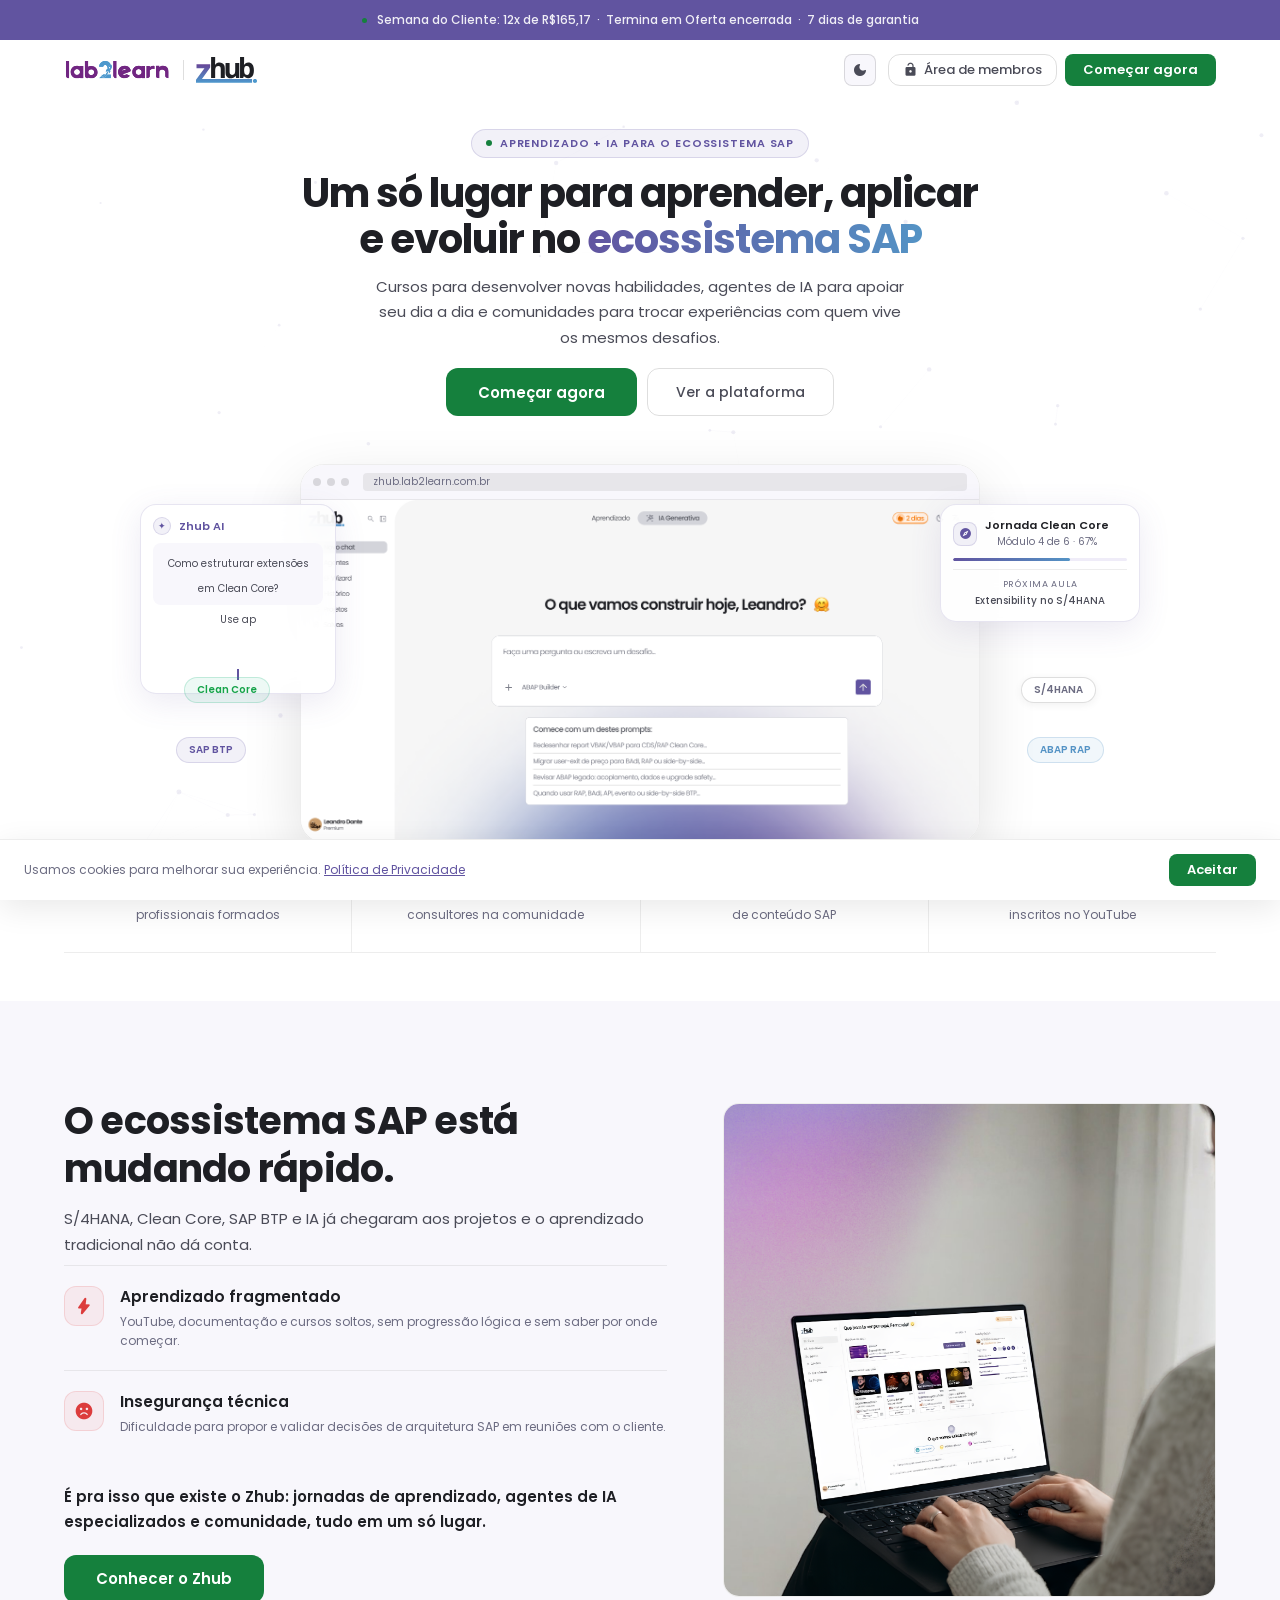
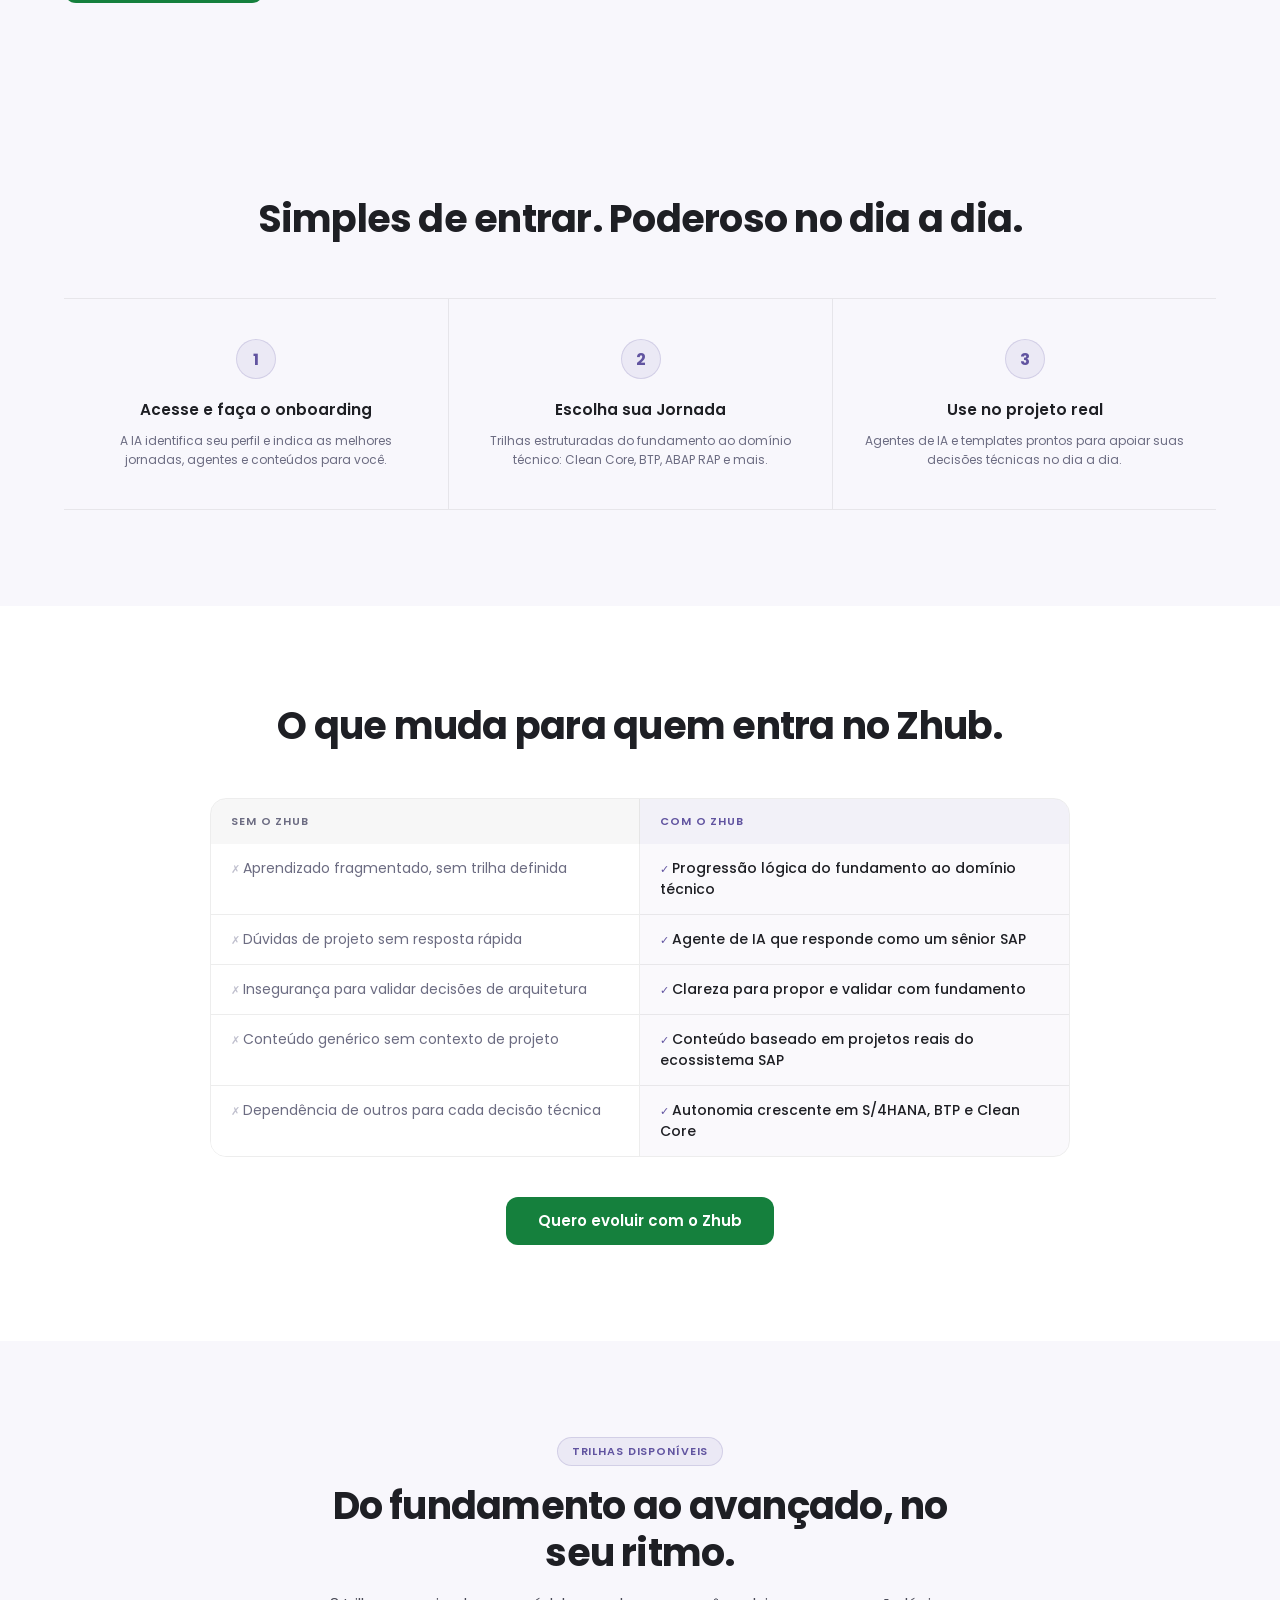
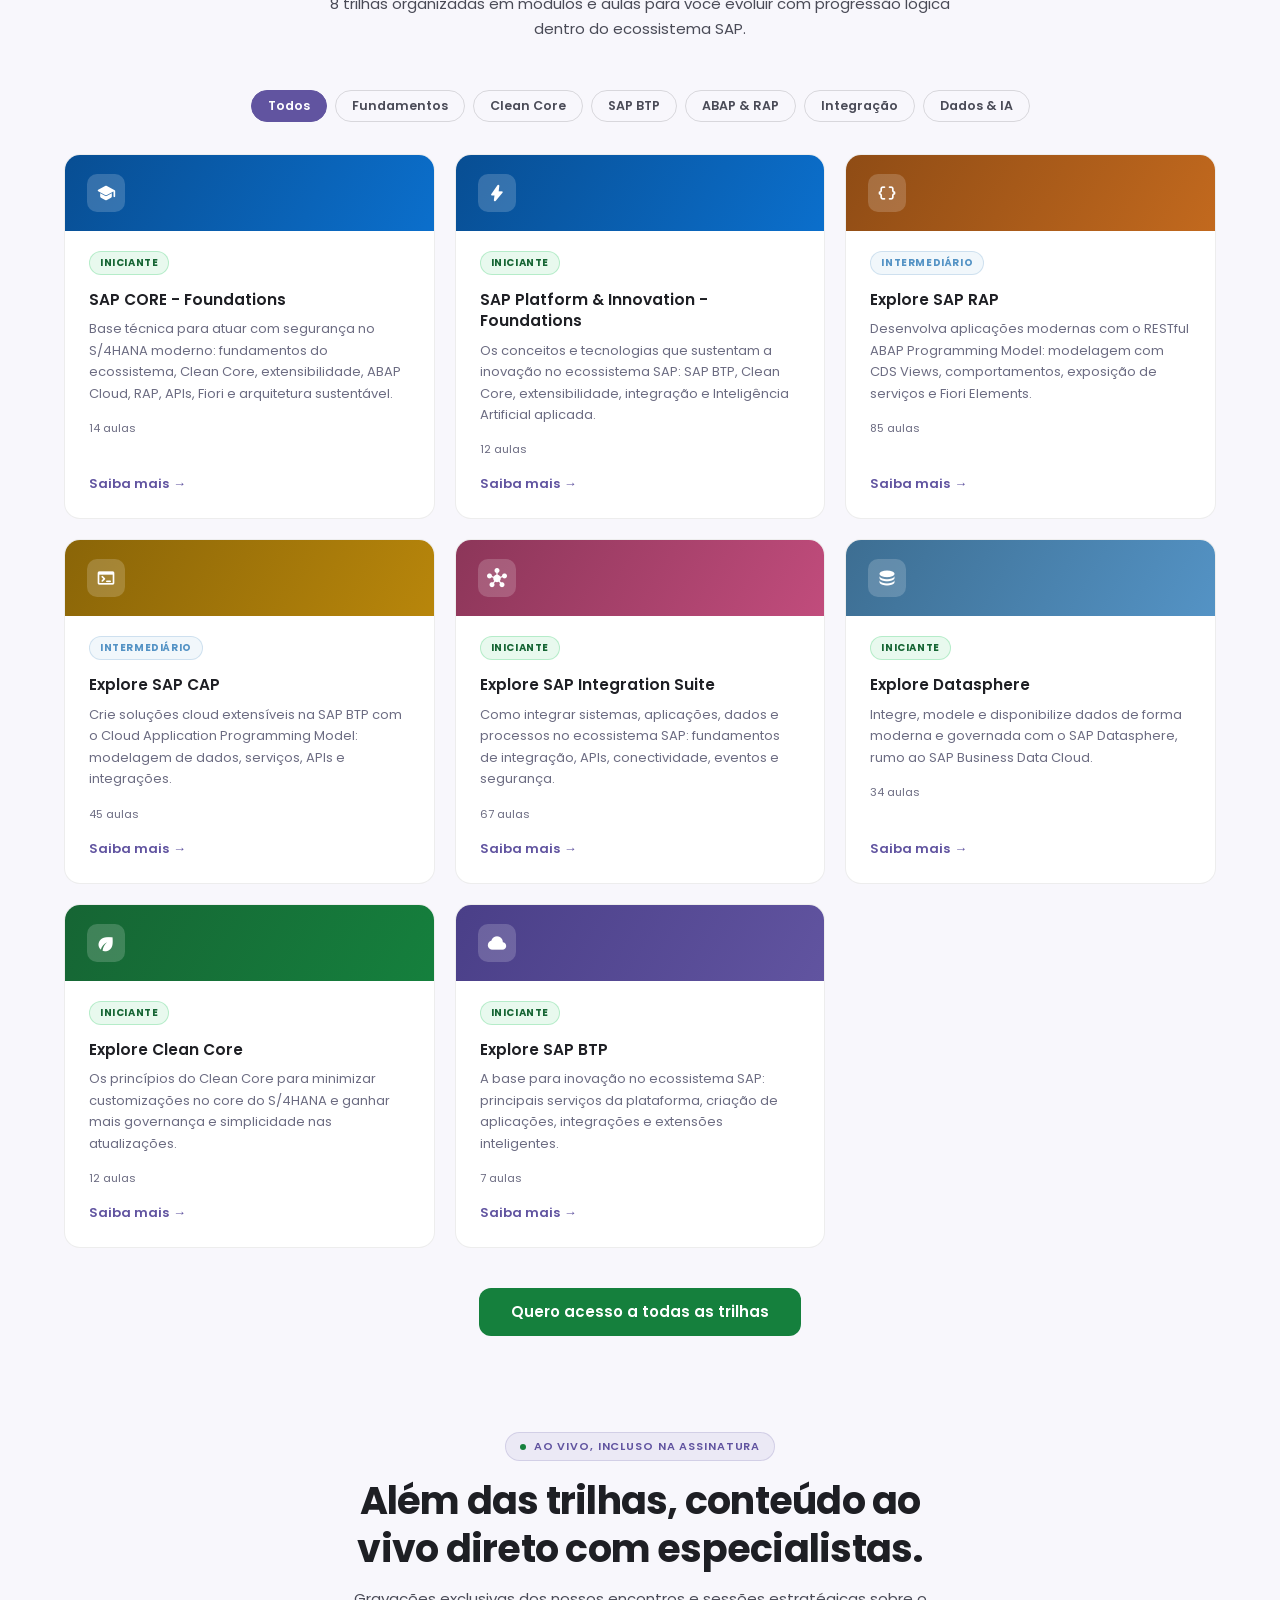
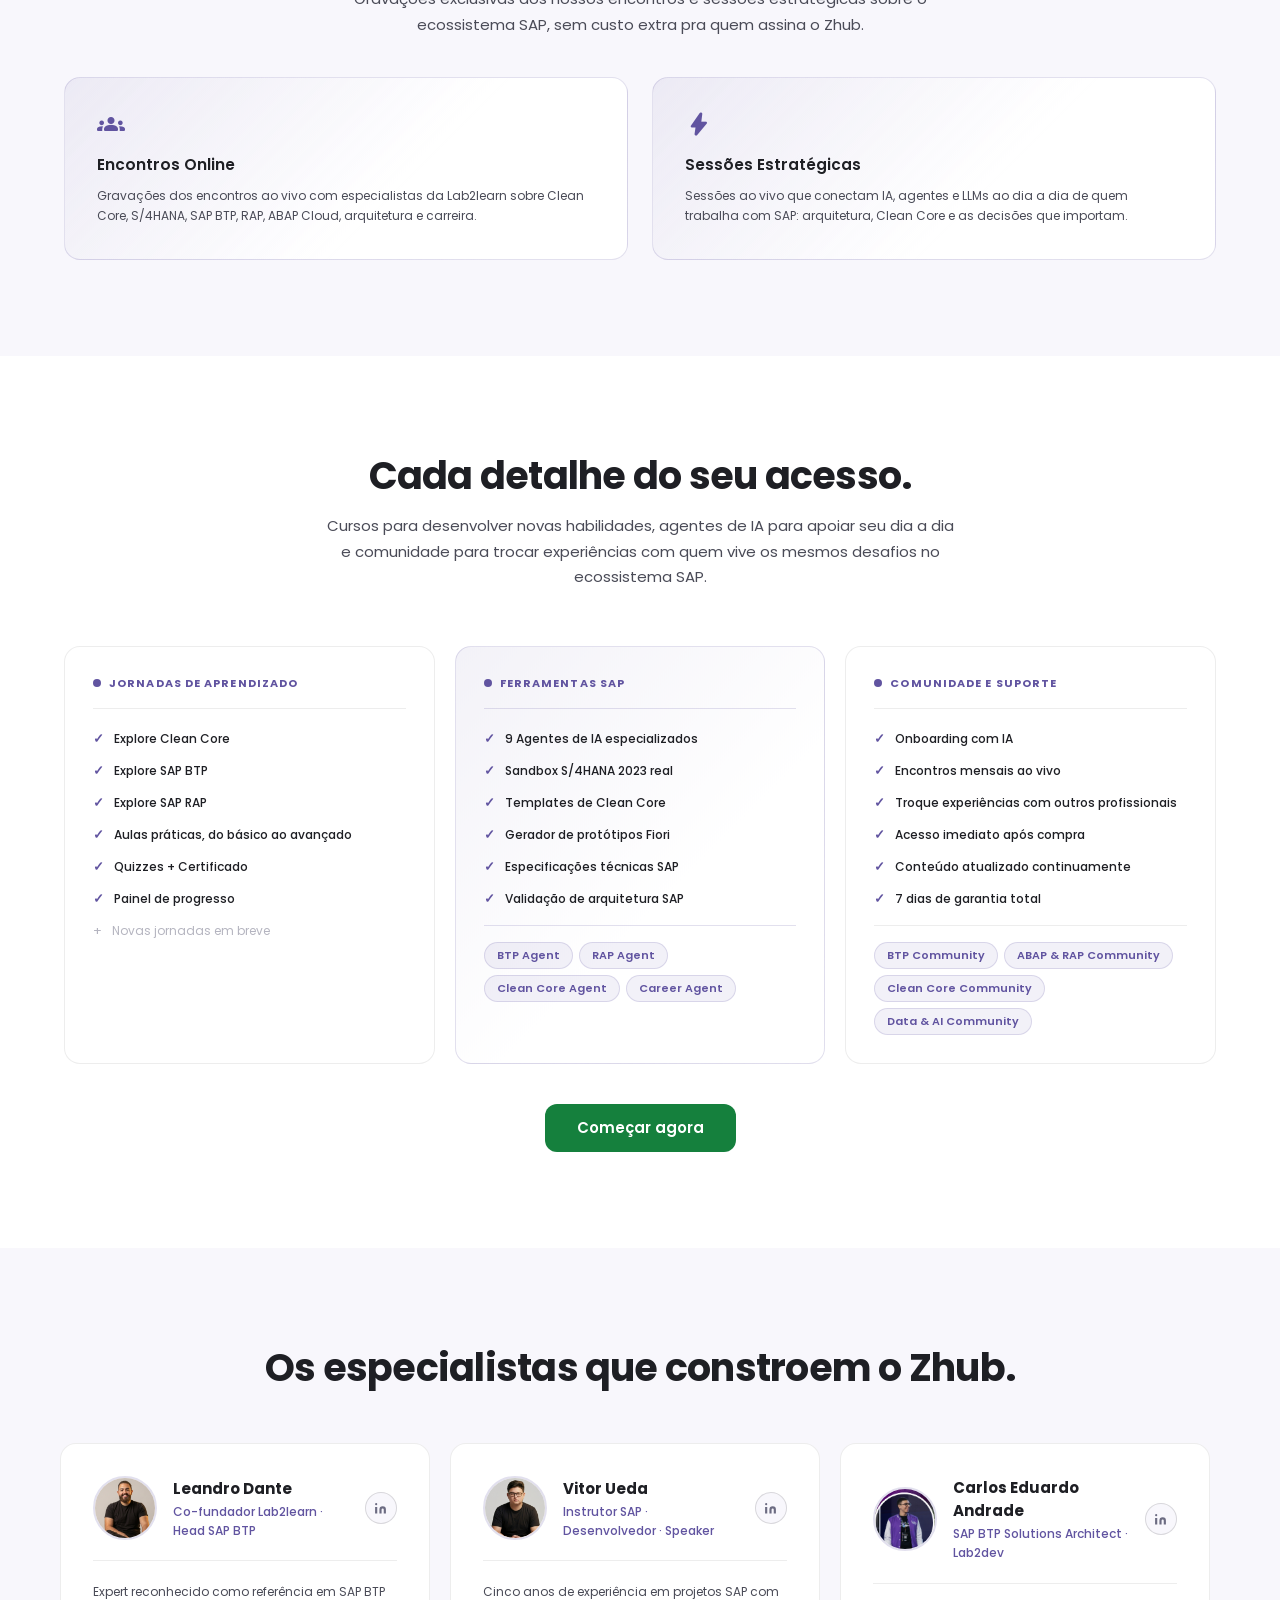
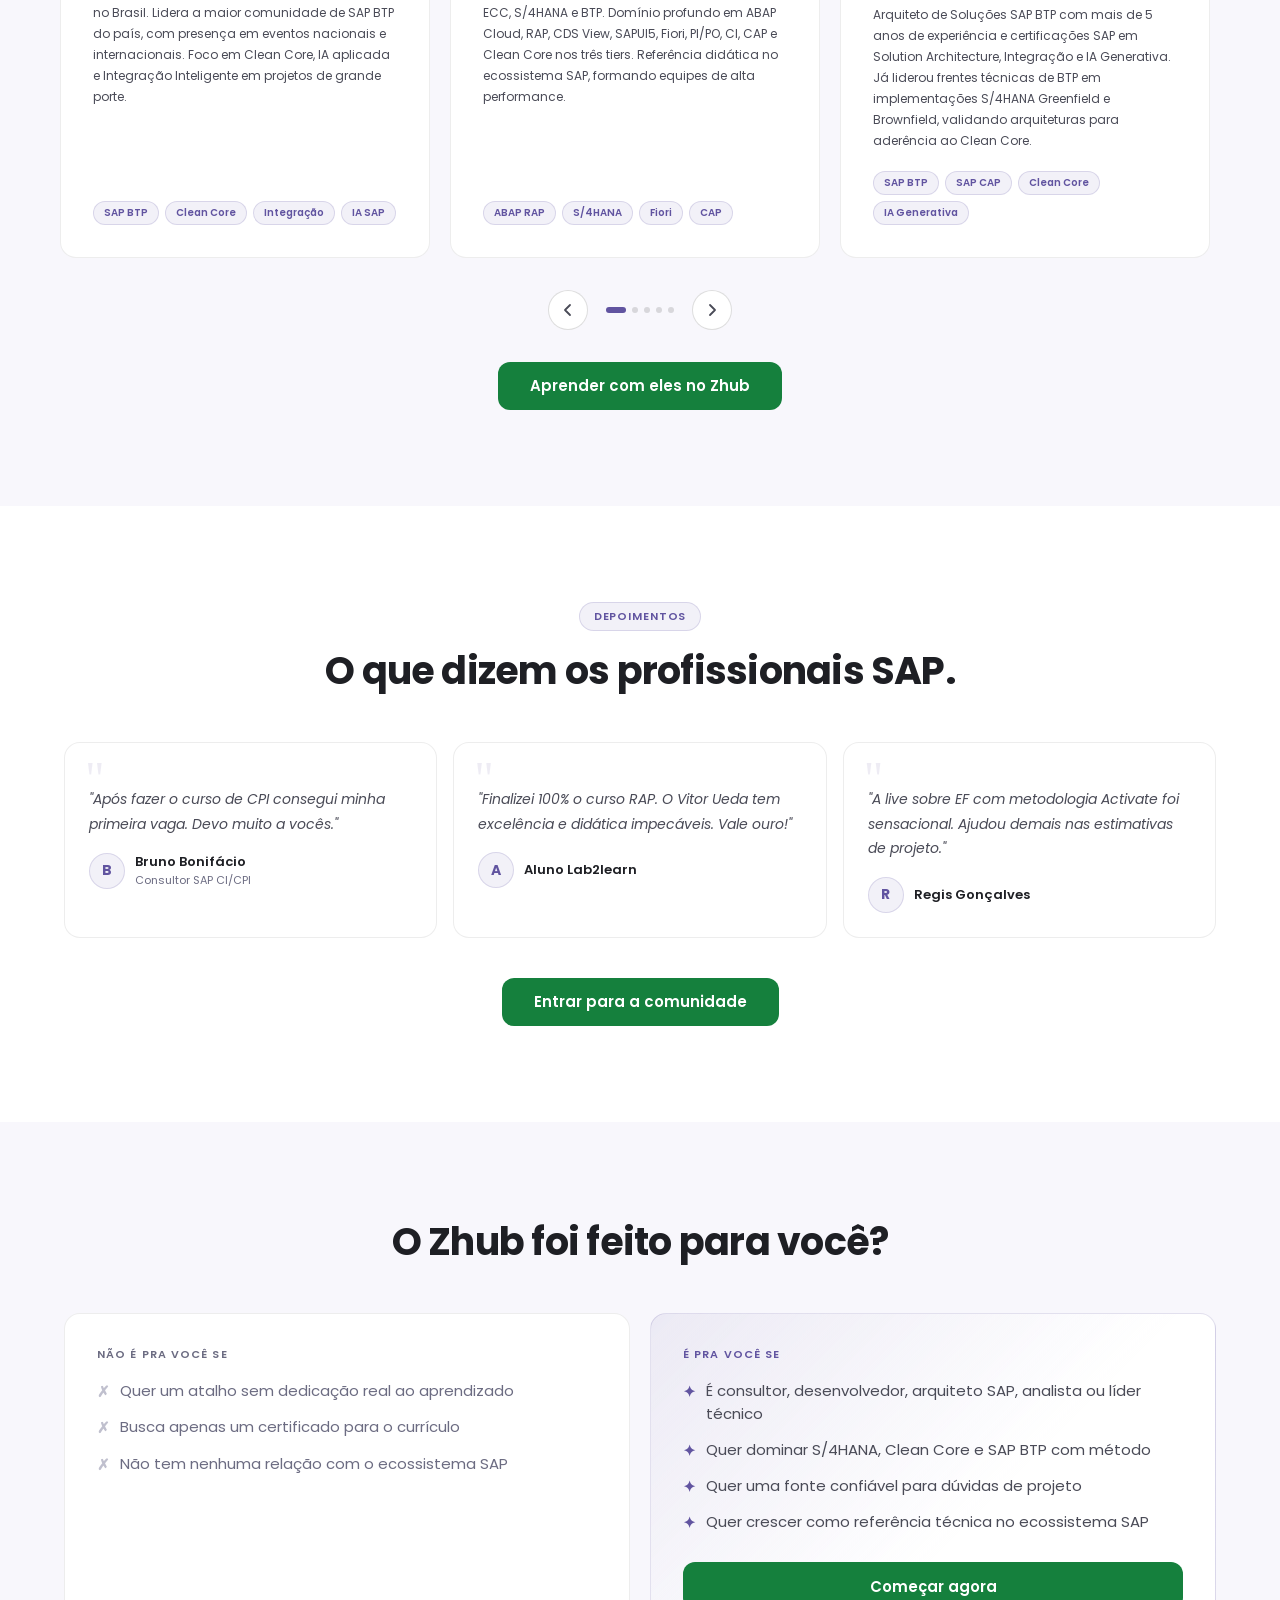
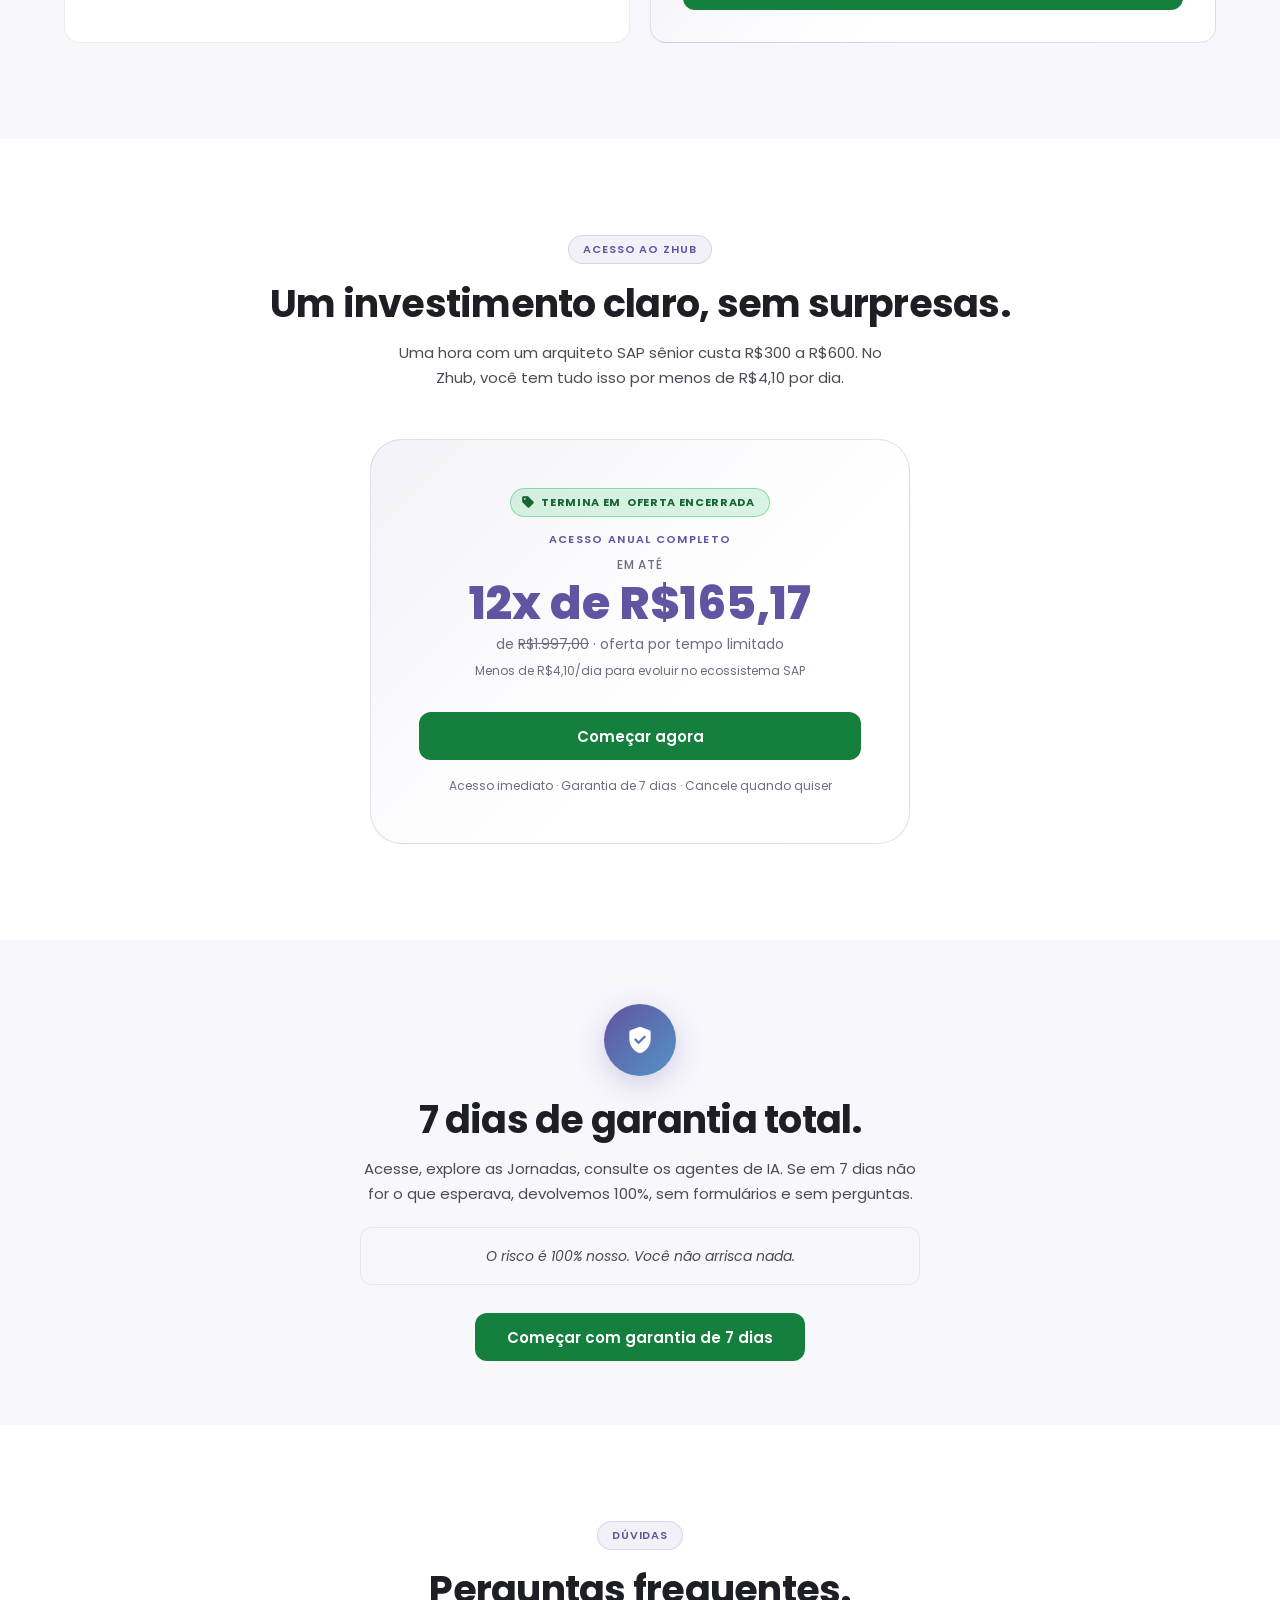
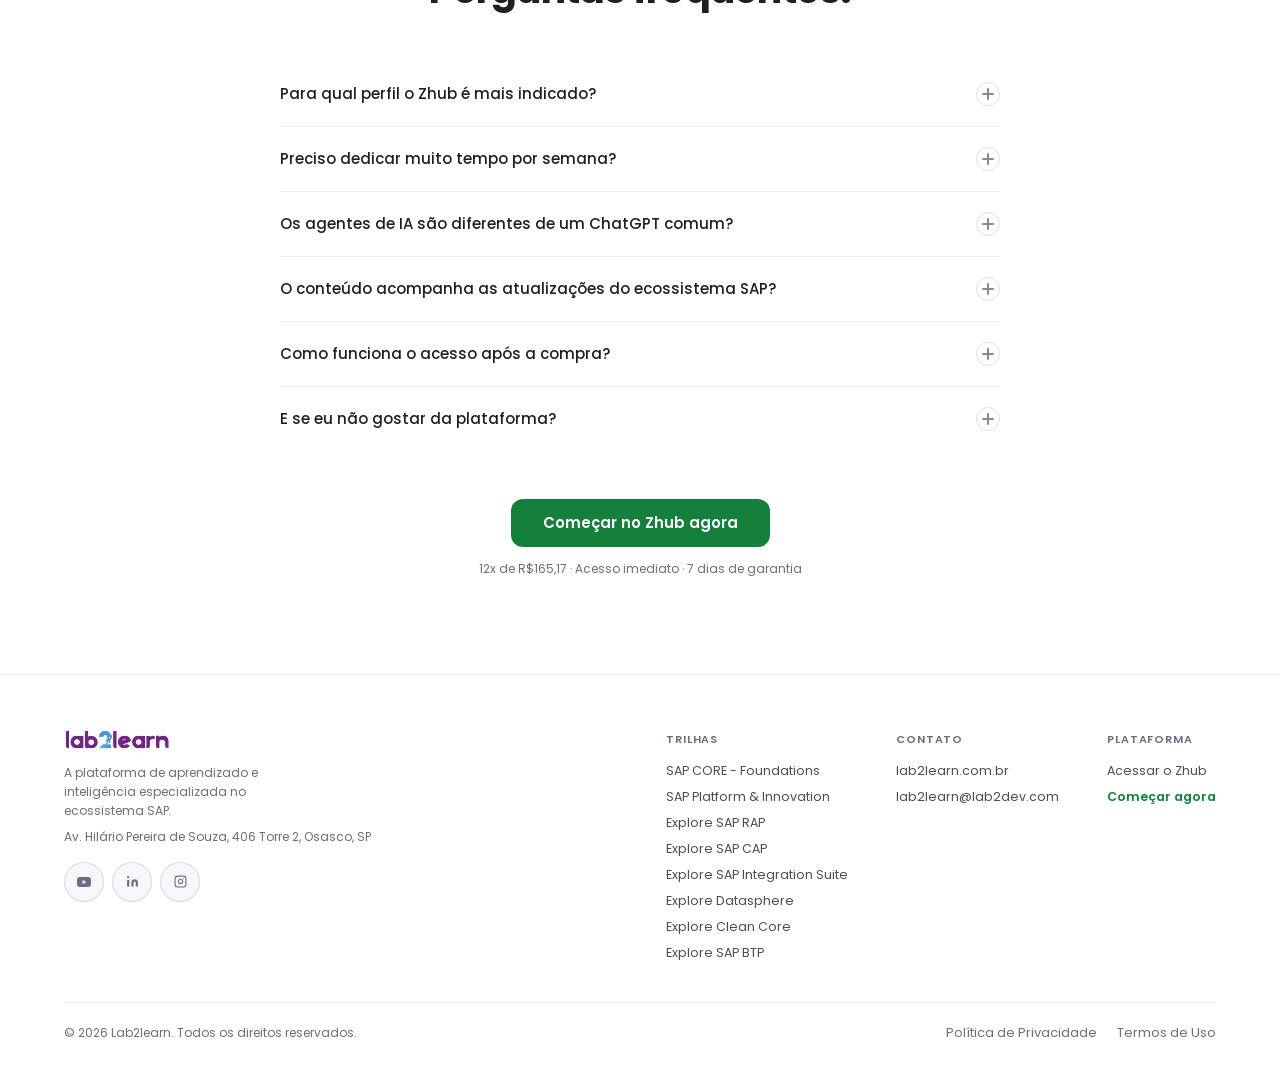
<file: index.html>
<!DOCTYPE html>
<html lang="pt-BR" data-theme="light">
<head>
  <meta charset="UTF-8">
  <meta name="viewport" content="width=device-width, initial-scale=1.0">
  <title>Zhub | Aprenda e aplique o ecossistema SAP com IA | Lab2learn</title>
  <link rel="icon" type="image/svg+xml" href="assets/favicon.svg">
  <meta name="description" content="Zhub: cursos, agentes de IA e comunidades em um só lugar para você aprender, aplicar e evoluir no ecossistema SAP, com foco em S/4HANA, Clean Core e SAP BTP.">
  <meta name="robots" content="index, follow">
  <meta name="theme-color" content="#6154A0">
  <link rel="canonical" href="https://zhub.lab2learn.com.br/">

  <!-- Open Graph -->
  <meta property="og:type" content="website">
  <meta property="og:site_name" content="Zhub">
  <meta property="og:locale" content="pt_BR">
  <meta property="og:url" content="https://zhub.lab2learn.com.br/">
  <meta property="og:title" content="Zhub | Aprenda e aplique o ecossistema SAP com IA">
  <meta property="og:description" content="Cursos, agentes de IA e comunidades em um só lugar para você aprender, aplicar e evoluir no ecossistema SAP, com foco em S/4HANA, Clean Core e SAP BTP.">
  <meta property="og:image" content="https://zhub.lab2learn.com.br/assets/img/P%C3%A1gina%20Zhub%203.png">
  <meta property="og:image:width" content="1440">
  <meta property="og:image:height" content="727">

  <!-- Twitter Card -->
  <meta name="twitter:card" content="summary_large_image">
  <meta name="twitter:title" content="Zhub | Aprenda e aplique o ecossistema SAP com IA">
  <meta name="twitter:description" content="Cursos, agentes de IA e comunidades em um só lugar para você aprender, aplicar e evoluir no ecossistema SAP.">
  <meta name="twitter:image" content="https://zhub.lab2learn.com.br/assets/img/P%C3%A1gina%20Zhub%203.png">

  <link rel="preconnect" href="https://fonts.googleapis.com">
  <link rel="preconnect" href="https://fonts.gstatic.com" crossorigin>
  <link href="https://fonts.googleapis.com/css2?family=Poppins:wght@300;400;500;600;700;800;900&display=swap" rel="stylesheet">
  <link href="https://fonts.googleapis.com/css2?family=Material+Symbols+Rounded:opsz,wght,FILL,GRAD@24,400,1,0" rel="stylesheet">

  <style>
    /* ─── TOKENS ─── */
    :root {
      --bg:        #FFFFFF;
      --bg-2:      #F8F7FC;
      --bg-3:      #EFECF8;
      --card:      #FFFFFF;
      --border:    rgba(0,0,0,0.07);
      --border-2:  rgba(0,0,0,0.13);
      --t1:        #1E1F24;
      --t2:        #4A4B57;
      --t3:        #6C6C82;
      --t4:        #C0C0CE;
      --purple:    #6154A0;
      --purple-lt: #7A6DB8;
      --purple-dk: #4A3F88;
      --pbg:       rgba(97,84,160,0.08);
      --pborder:   rgba(97,84,160,0.18);
      --blue:      #5493C5;
      --blue-dk:   #3D6E92;
      --bbg:       rgba(84,147,197,0.08);
      --bborder:   rgba(84,147,197,0.22);
      --green:     #15803D;
      --green-dk:  #166534;
      --green-glow:rgba(21,128,61,0.30);
      --sapblue:   #0B6FCC;
      --sapblue-dk:#084E93;
      --orange:    #C2691E;
      --orange-dk: #8F4C15;
      --yellow:    #B8860B;
      --yellow-dk: #8A6508;
      --pink:      #C14C7C;
      --pink-dk:   #8C3659;
      --nav-bg:    rgba(255,255,255,0.90);
      --sh-sm:     0 2px 8px rgba(0,0,0,0.06);
      --sh-md:     0 8px 32px rgba(0,0,0,0.09);
      --sh-lg:     0 20px 60px rgba(0,0,0,0.12);
      --r-sm:8px;--r-md:12px;--r-lg:16px;--r-xl:24px;--r-2xl:32px;--r-pill:100px;
    }
    [data-theme="dark"] {
      --bg:        #0C0B12;
      --bg-2:      #111020;
      --bg-3:      #17152A;
      --card:      #1A1828;
      --border:    rgba(255,255,255,0.07);
      --border-2:  rgba(255,255,255,0.13);
      --t1:        #EEEEF8;
      --t2:        #9898B8;
      --t3:        #8A8AA2;
      --t4:        #303048;
      --purple:    #8070C8;
      --purple-lt: #9888D8;
      --purple-dk: #6154A0;
      --pbg:       rgba(128,112,200,0.13);
      --pborder:   rgba(128,112,200,0.26);
      --blue:      #60A0D8;
      --blue-dk:   #3D6E92;
      --bbg:       rgba(96,160,216,0.10);
      --bborder:   rgba(96,160,216,0.26);
      --green:     #15803D;
      --green-dk:  #166534;
      --green-glow:rgba(21,128,61,0.28);
      --sapblue:   #2E8FE0;
      --sapblue-dk:#1665AD;
      --orange:    #D98A3D;
      --orange-dk: #A8631F;
      --yellow:    #D4A017;
      --yellow-dk: #A67D0E;
      --pink:      #D6699A;
      --pink-dk:   #A84875;
      --nav-bg:    rgba(12,11,18,0.92);
      --sh-sm:     0 2px 8px rgba(0,0,0,0.30);
      --sh-md:     0 8px 32px rgba(0,0,0,0.45);
      --sh-lg:     0 20px 60px rgba(0,0,0,0.60);
    }


    *, *::before, *::after { box-sizing: border-box; margin: 0; padding: 0; }
    html { scroll-behavior: smooth; }
    body { font-family:'Poppins',sans-serif; background:var(--bg); color:var(--t1); -webkit-font-smoothing:antialiased; transition:background .3s,color .3s; }

    .wrap { max-width:1280px; margin:0 auto; padding:0 64px; }
    @media(max-width:900px){.wrap{padding:0 32px;}}
    @media(max-width:640px){.wrap{padding:0 20px;}}

    /* TYPE */
    .t-label  { font-size:11px;font-weight:600;letter-spacing:.12em;text-transform:uppercase;color:var(--purple); }
    .t-d      { font-size:40px;font-weight:700;line-height:1.15;letter-spacing:-.025em; }
    .t-h2     { font-size:38px;font-weight:700;line-height:1.25;letter-spacing:-.02em; }
    .t-h3     { font-size:clamp(14px,1.2vw,17px);font-weight:600;line-height:1.4; }
    .t-body   { font-size:14px;line-height:1.75; }
    .t-lg     { font-size:15px;line-height:1.7; }
    .t-sm     { font-size:12px;line-height:1.6; }
    .grad     { background:linear-gradient(90deg,var(--purple) 0%,var(--blue) 100%);-webkit-background-clip:text;-webkit-text-fill-color:transparent;background-clip:text; }

    /* SECTIONS */
    .sec   { padding:96px 0; }
    .sec-sm{ padding:64px 0; }
    @media(max-width:640px){.sec{padding:64px 0;}.sec-sm{padding:48px 0;}}
    .bg-1{background:var(--bg);}
    .bg-2{background:var(--bg-2);}
    .bg-3{background:var(--bg-3);}
    .page-start{padding-top:calc(40px + 60px);}

    /* BUTTONS — nav=32px | body=48px | sm=24px */
    .btn-green {
      display:inline-flex;align-items:center;justify-content:center;
      height:32px;padding:0 18px;border-radius:var(--r-sm);
      background:var(--green);color:#fff;
      font-family:'Poppins',sans-serif;font-weight:600;font-size:13px;
      border:none;cursor:pointer;text-decoration:none;white-space:nowrap;
      transition:background .2s,transform .15s,box-shadow .2s;
    }
    .btn-green:hover{background:var(--green-dk);transform:translateY(-1px);box-shadow:0 6px 18px var(--green-glow);}
    .btn-green:active{transform:translateY(0) scale(.97);}
    .btn-green-lg{height:48px;padding:0 32px;font-size:15px;border-radius:var(--r-md);}
    .btn-purple{
      display:inline-flex;align-items:center;justify-content:center;
      height:48px;padding:0 32px;border-radius:var(--r-md);
      background:var(--purple);color:#fff;
      font-family:'Poppins',sans-serif;font-weight:600;font-size:15px;
      border:none;cursor:pointer;text-decoration:none;white-space:nowrap;
      transition:background .2s,transform .15s,box-shadow .2s;
    }
    .btn-purple:hover{background:var(--purple-dk);transform:translateY(-1px);box-shadow:0 6px 18px rgba(97,84,160,.28);}
    .btn-purple:active{transform:translateY(0) scale(.97);}
    .btn-outline{
      display:inline-flex;align-items:center;justify-content:center;
      height:48px;padding:0 28px;border-radius:var(--r-md);
      background:transparent;color:var(--t2);
      font-family:'Poppins',sans-serif;font-weight:500;font-size:14px;
      border:1.5px solid var(--border-2);cursor:pointer;text-decoration:none;
      transition:border-color .2s,color .2s,background .2s,transform .15s;
    }
    .btn-outline:hover{border-color:var(--purple);color:var(--purple);background:var(--pbg);}
    .btn-outline:active{transform:scale(.97);}
    .btn-outline-sm{height:24px;padding:0 12px;font-size:11px;border-radius:var(--r-sm);}

    /* CHIP */
    .chip{display:inline-flex;align-items:center;gap:8px;background:var(--pbg);border:1px solid var(--pborder);color:var(--purple);font-size:11px;font-weight:600;letter-spacing:.08em;text-transform:uppercase;padding:5px 14px;border-radius:var(--r-pill);}
    .chip-deal{display:inline-flex;align-items:center;gap:6px;background:rgba(34,197,94,.16);border:1px solid rgba(34,197,94,.45);color:var(--green-dk);font-size:11px;font-weight:700;letter-spacing:.06em;text-transform:uppercase;padding:5px 14px 5px 10px;border-radius:var(--r-pill);}
    .chip-deal .material-symbols-rounded{font-size:14px;}
    [data-theme="dark"] .chip-deal{color:#5FDB93;background:rgba(34,197,94,.16);border-color:rgba(34,197,94,.5);}
    .chip-dot{width:6px;height:6px;border-radius:50%;background:var(--green);animation:pulse 2s infinite;flex-shrink:0;}
    @keyframes pulse{0%,100%{opacity:1}50%{opacity:.35}}

    /* CARDS */
    .card{background:var(--card);border:1px solid var(--border);border-radius:var(--r-lg);transition:border-color .2s,box-shadow .2s;}
    .card:hover{border-color:var(--border-2);box-shadow:var(--sh-sm);}
    .card-purple{border-color:var(--pborder)!important;background:linear-gradient(135deg,var(--pbg) 0%,var(--card) 60%);}

    /* ANNOUNCE BAR */
    #abar{position:fixed;top:0;left:0;right:0;z-index:100;height:40px;background:var(--purple);display:flex;align-items:center;justify-content:center;gap:10px;padding:0 24px;transition:transform .3s ease;}
    #abar .ab{font-size:12px;font-weight:500;color:rgba(255,255,255,.9);}
    #abar .ab-dot{width:5px;height:5px;border-radius:50%;background:var(--green);flex-shrink:0;}

    /* NAV */
    nav{position:fixed;top:40px;left:0;right:0;z-index:90;height:60px;background:var(--nav-bg);border-bottom:1px solid transparent;transition:border-color .25s,transform .3s ease;backdrop-filter:blur(20px);-webkit-backdrop-filter:blur(20px);display:flex;align-items:center;justify-content:space-between;padding:0 64px;gap:16px;}
    nav.scrolled{border-bottom-color:var(--border);}

    /* HIDE HEADER ON SCROLL DOWN */
    body.hide-topbar #abar{transform:translateY(-100%);}
    body.hide-topbar nav{transform:translateY(-100px);}
    @media(max-width:900px){nav{padding:0 32px;}}
    .nav-logo{display:flex;align-items:center;gap:12px;text-decoration:none;}
    .nav-sep{width:1px;height:20px;background:var(--border-2);}
    .nav-r{display:flex;align-items:center;gap:12px;}
    #theme-btn{width:32px;height:32px;border-radius:var(--r-sm);background:var(--bg-2);border:1px solid var(--border-2);cursor:pointer;display:flex;align-items:center;justify-content:center;transition:background .2s;}
    #theme-btn:hover{background:var(--bg-3);}
    #theme-btn .material-symbols-rounded{font-size:16px;color:var(--t2);}
    .nav-cta-wrap{display:none;}
    @media(min-width:768px){.nav-cta-wrap{display:flex;}}

    /* MOBILE MENU — abriga links que não cabem no header em telas pequenas (ex: Área de membros) */
    .mobile-menu-btn{display:flex;width:32px;height:32px;border-radius:var(--r-sm);background:var(--bg-2);border:1px solid var(--border-2);cursor:pointer;align-items:center;justify-content:center;}
    .mobile-menu-btn .material-symbols-rounded{font-size:18px;color:var(--t2);}
    @media(min-width:768px){.mobile-menu-btn{display:none;}}
    .mobile-menu{display:none;position:absolute;top:calc(100% + 8px);right:16px;background:var(--card);border:1px solid var(--border-2);border-radius:var(--r-md);box-shadow:var(--sh-md);padding:6px;min-width:190px;z-index:95;}
    .mobile-menu.open{display:block;}
    .mobile-menu-link{display:flex;align-items:center;gap:8px;padding:10px 12px;border-radius:var(--r-sm);color:var(--t1);font-size:13px;font-weight:600;text-decoration:none;}
    .mobile-menu-link:hover{background:var(--bg-2);}

    /* STICKY CTA */
    #sticky{display:none;position:fixed;bottom:0;left:0;right:0;z-index:80;padding:12px 20px 20px;background:var(--bg);border-top:1px solid var(--border);}
    @media(max-width:767px){#sticky{display:block;}}
    #back-top{position:fixed;bottom:88px;right:20px;z-index:70;width:40px;height:40px;border-radius:50%;background:var(--card);border:1px solid var(--border-2);box-shadow:var(--sh-sm);display:flex;align-items:center;justify-content:center;cursor:pointer;opacity:0;pointer-events:none;transition:opacity .3s,transform .2s;}
    #back-top.vis{opacity:1;pointer-events:all;}
    #back-top:hover{transform:translateY(-2px);}
    @media(min-width:768px){#back-top{bottom:32px;}}

    /* MOBILE — evita horizontal overflow e botões repetidos (o sticky já cobre a ação em todo o scroll) */
    @media(max-width:767px){
      html,body{overflow-x:hidden;}
      .cta-inline{display:none;}
    }

    /* MOBILE — grids de 2/3 colunas que não tinham breakpoint e "vazavam" a tela */
    .grid-2-mob{display:grid;grid-template-columns:repeat(2,1fr);}
    @media(max-width:640px){.grid-2-mob{grid-template-columns:1fr;}}
    .grid-3-mob{display:grid;grid-template-columns:repeat(3,1fr);}
    @media(max-width:900px){.grid-3-mob{grid-template-columns:repeat(2,1fr);}}
    @media(max-width:640px){.grid-3-mob{grid-template-columns:1fr;}}

    /* MOBILE — remove o cabeçalho duplicado da tabela antes/depois (os ícones ✗/✓ já identificam cada linha) */
    @media(max-width:640px){.ba-before-h,.ba-after-h,.ba-b{display:none;}.ba-a{border-right:none;}}

    /* MOBILE — carrossel (mesmo padrão do carrossel de especialistas) para trilhas e detalhes do acesso */
    /* seletor composto (.classe-original.mob-carousel) para garantir prioridade sobre o display:grid do desktop, independente da ordem no arquivo */
    @media(max-width:640px){
      .trilha-grid.mob-carousel,.grid-3-mob.mob-carousel,.grid-2-mob.mob-carousel{display:flex;overflow-x:auto;scroll-snap-type:x mandatory;scroll-behavior:smooth;gap:16px;padding:4px 4px 12px;margin:0 -4px;-webkit-overflow-scrolling:touch;scrollbar-width:none;-ms-overflow-style:none;}
      .trilha-grid.mob-carousel::-webkit-scrollbar,.grid-3-mob.mob-carousel::-webkit-scrollbar,.grid-2-mob.mob-carousel::-webkit-scrollbar{display:none;}
      .mob-carousel > *{flex:0 0 86%;scroll-snap-align:start;min-width:0;}
    }
    .mob-carousel-dots{display:none;align-items:center;justify-content:center;gap:6px;margin-top:4px;}
    @media(max-width:640px){.mob-carousel-dots{display:flex;}}
    .mob-carousel-dot{width:6px;height:6px;padding:0;border-radius:50%;background:var(--border-2);border:none;cursor:pointer;transition:background-color .2s,width .2s;}
    .mob-carousel-dot.active{background:var(--purple);width:20px;border-radius:3px;}

    /* MOBILE — a faixa de promoção tem altura fixa (40px); em telas estreitas o texto não pode quebrar linha e "vazar" por cima do menu */
    @media(max-width:480px){#abar .ab{white-space:nowrap;overflow:hidden;text-overflow:ellipsis;font-size:10.5px;}}

    /* COOKIE BAR */
    #cookie{transform:translateY(100%);opacity:0;pointer-events:none;transition:transform .3s cubic-bezier(.22,1,.36,1),opacity .3s ease;}
    #cookie.show{transform:translateY(0);opacity:1;pointer-events:auto;}

    /* LISTS */
    .ck-list{list-style:none;display:flex;flex-direction:column;gap:12px;}
    .ck-list li{display:flex;align-items:flex-start;gap:10px;font-size:15px;line-height:1.55;color:var(--t2);}
    .ck{color:var(--purple);font-weight:700;flex-shrink:0;margin-top:1px;}
    .cx-list{list-style:none;display:flex;flex-direction:column;gap:12px;}
    .cx-list li{display:flex;align-items:flex-start;gap:10px;font-size:15px;line-height:1.55;color:var(--t3);}
    .cx{color:var(--t4);font-weight:700;flex-shrink:0;margin-top:1px;}

    /* DIVIDER */
    .div{height:1px;background:var(--border);}

    /* MOCKUP */
    .mockup{border-radius:var(--r-xl);overflow:hidden;border:1px solid var(--border);box-shadow:var(--sh-lg);}
    .mockup-bar{background:var(--bg-2);padding:8px 12px;display:flex;align-items:center;gap:6px;border-bottom:1px solid var(--border);}
    .mockup-dot{width:8px;height:8px;border-radius:50%;background:var(--border-2);flex-shrink:0;}
    .mockup-url{flex:1;margin-left:8px;background:var(--border);border-radius:4px;height:18px;display:flex;align-items:center;padding:0 10px;}
    .mockup img{width:100%;display:block;}

    /* HERO FLOATERS */
    @keyframes floatA{0%,100%{transform:translateY(0) rotate(-1deg)}50%{transform:translateY(-10px) rotate(0deg)}}
    @keyframes floatB{0%,100%{transform:translateY(0)}50%{transform:translateY(-8px)}}
    @keyframes floatC{0%,100%{transform:translateY(-4px)}50%{transform:translateY(4px)}}
    @keyframes blink{0%,100%{opacity:1}50%{opacity:0}}
    .f-a{animation:floatA 5s ease-in-out infinite;}
    .f-b{animation:floatB 6s ease-in-out infinite .5s;}
    .f-c{animation:floatC 4.5s ease-in-out infinite 1s;}
    .glass{background:rgba(255,255,255,.88);border:1px solid rgba(97,84,160,.15);border-radius:var(--r-lg);box-shadow:0 8px 32px rgba(97,84,160,.12);backdrop-filter:blur(16px);}
    [data-theme="dark"] .glass{background:rgba(26,24,40,.90);border-color:rgba(128,112,200,.22);box-shadow:0 8px 32px rgba(0,0,0,.40);}
    .ai-cursor{display:inline-block;width:1.5px;height:11px;background:var(--purple);vertical-align:text-bottom;animation:blink 1s step-end infinite;}

    /* HERO */
    .hero-product{position:relative;max-width:960px;margin:0 auto;padding:20px 140px 0;}
    @media(max-width:768px){.hero-product{padding:20px 20px 0;}}
    .hero-floater{position:absolute;z-index:10;}
    @media(max-width:768px){.hero-floater{display:none;}}

    /* SECTION LABELS */
    .sec-label{display:flex;align-items:center;gap:16px;margin-bottom:20px;}
    .sec-label-line{flex:1;height:1px;background:var(--border);}

    /* STATS STRIP */
    .stats-strip{display:flex;justify-content:center;flex-wrap:wrap;border-top:1px solid var(--border);border-bottom:1px solid var(--border);}
    .stat-item{flex:1;min-width:150px;text-align:center;padding:28px 20px;border-left:1px solid var(--border);}
    .stat-item:first-child{border-left:none;}
    .stat-num{font-size:28px;font-weight:800;color:var(--purple);line-height:1;margin-bottom:6px;}
    .stat-label{font-size:12px;color:var(--t3);}
    @media(max-width:640px){.stat-item{flex:1 1 50%;border-left:none;border-top:1px solid var(--border);}.stat-item:nth-child(1),.stat-item:nth-child(2){border-top:none;}}

    /* STEPS */
    .steps{display:grid;grid-template-columns:repeat(3,1fr);gap:0;border-top:1px solid var(--border);border-bottom:1px solid var(--border);}
    .step-item{border-left:1px solid var(--border);}
    .step-item:first-child{border-left:none;}
    @media(max-width:768px){.steps{grid-template-columns:1fr;}.step-item{border-left:none;border-top:1px solid var(--border);}.step-item:first-child{border-top:none;}}
    .step-num{width:40px;height:40px;border-radius:50%;background:var(--pbg);border:1px solid var(--pborder);color:var(--purple);font-size:16px;font-weight:700;display:flex;align-items:center;justify-content:center;margin-bottom:16px;flex-shrink:0;}

    /* PROBLEMA — split assimétrico */
    .problem-grid{display:grid;grid-template-columns:1.1fr .9fr;gap:56px;align-items:center;}
    @media(max-width:900px){.problem-grid{grid-template-columns:1fr;}}
    .problem-row{display:flex;gap:16px;padding:20px 0;border-top:1px solid var(--border);text-align:left;}
    .problem-row:last-child{border-bottom:1px solid var(--border);}

    /* PILLARS — o que é o Zhub */
    .pillar-tag{display:inline-flex;align-items:center;background:var(--pbg);border:1px solid var(--pborder);color:var(--purple);font-size:11px;font-weight:600;padding:4px 12px;border-radius:var(--r-pill);}

    /* TRILHAS */
    .trilha-filters{display:flex;flex-wrap:wrap;align-items:center;gap:8px;justify-content:center;margin-bottom:32px;}
    .trilha-filter-btn{display:inline-flex;align-items:center;height:32px;padding:0 16px;border-radius:var(--r-pill);background:var(--bg-1);border:1px solid var(--border-2);color:var(--t2);font-family:'Poppins',sans-serif;font-weight:600;font-size:12.5px;cursor:pointer;white-space:nowrap;transition:background .2s,color .2s,border-color .2s;}
    .trilha-filter-btn:hover{border-color:var(--pborder);color:var(--purple);}
    .trilha-filter-btn.active{background:var(--purple);border-color:var(--purple);color:#fff;}
    .trilha-card.filtered-out{display:none;}
    @media(max-width:640px){
      .trilha-filters{gap:8px 6px;margin-bottom:24px;}
      .trilha-filter-btn{height:30px;padding:0 12px;font-size:12px;}
    }
    /* DESKTOP — tags acompanham o scroll até o fim da última linha de cursos, pra filtrar sem precisar voltar ao topo */
    .trilha-scope{position:relative;}
    @media(min-width:901px){
      .trilha-filters{position:sticky;top:112px;z-index:40;background:var(--bg-2);padding:12px 0;margin:-12px 0 20px;transition:top .3s ease;}
      /* quando o header some no scroll para baixo, as tags sobem junto pra não sobrar espaço vazio no topo */
      body.hide-topbar .trilha-filters{top:16px;}
    }
    .trilha-grid{display:grid;grid-template-columns:repeat(3,1fr);gap:20px;}
    @media(max-width:900px){.trilha-grid{grid-template-columns:repeat(2,1fr);}}
    @media(max-width:640px){.trilha-grid{grid-template-columns:1fr;}}
    .trilha-card{background:var(--card);border:1px solid var(--border);border-radius:var(--r-lg);overflow:hidden;display:flex;flex-direction:column;transition:border-color .2s,box-shadow .2s;}
    .trilha-card:hover{border-color:var(--pborder);box-shadow:var(--sh-sm);}
    .trilha-card-hdr{height:76px;display:flex;align-items:center;padding:0 22px;flex-shrink:0;}
    .trilha-card-hdr.fam-green{background:linear-gradient(120deg,var(--green-dk),var(--green));}
    .trilha-card-hdr.fam-blue{background:linear-gradient(120deg,var(--blue-dk),var(--blue));}
    .trilha-card-hdr.fam-purple{background:linear-gradient(120deg,var(--purple-dk),var(--purple));}
    .trilha-card-hdr.fam-sapblue{background:linear-gradient(120deg,var(--sapblue-dk),var(--sapblue));}
    .trilha-card-hdr.fam-orange{background:linear-gradient(120deg,var(--orange-dk),var(--orange));}
    .trilha-card-hdr.fam-yellow{background:linear-gradient(120deg,var(--yellow-dk),var(--yellow));}
    .trilha-card-hdr.fam-pink{background:linear-gradient(120deg,var(--pink-dk),var(--pink));}
    .trilha-card-hdr-icon{width:38px;height:38px;border-radius:10px;background:rgba(255,255,255,.18);display:flex;align-items:center;justify-content:center;flex-shrink:0;}
    .trilha-card-hdr-icon .material-symbols-rounded{color:#fff;font-size:20px;}
    .trilha-card-body{padding:20px 24px 24px;display:flex;flex-direction:column;flex:1;}
    .trilha-level{display:inline-flex;align-self:flex-start;font-size:10px;font-weight:700;letter-spacing:.06em;text-transform:uppercase;padding:3px 10px;border-radius:var(--r-pill);margin-bottom:14px;}
    .trilha-level.lv-ini{background:rgba(34,197,94,.10);border:1px solid rgba(34,197,94,.25);color:var(--green-dk);}
    .trilha-level.lv-int{background:var(--bbg);border:1px solid var(--bborder);color:var(--blue);}
    .trilha-desc{color:var(--t3);font-size:13px;line-height:1.65;margin-bottom:16px;}
    .trilha-meta{font-size:11px;color:var(--t3);margin-bottom:16px;}
    .trilha-more{display:inline-flex;align-items:center;gap:4px;color:var(--purple);font-size:13px;font-weight:600;text-decoration:none;}
    .trilha-more:hover{text-decoration:underline;}
    .trilha-more span[aria-hidden="true"]{display:inline-block;transition:transform .15s ease-out;}
    .trilha-more:hover span[aria-hidden="true"]{transform:translateX(3px);}

    /* BENTO */
    .bento{display:grid;grid-template-columns:repeat(12,1fr);gap:16px;}
    .b7{grid-column:span 7;}
    .b5{grid-column:span 5;}
    .b4{grid-column:span 4;}
    .b8{grid-column:span 8;}
    .b6{grid-column:span 6;}
    .row2{grid-row:span 2;}
    @media(max-width:960px){.b7,.b5,.b4,.b8,.b6{grid-column:span 12;}.row2{grid-row:span 1;}}

    /* BA TABLE */
    .ba-table{display:grid;grid-template-columns:1fr 1fr;border-radius:var(--r-lg);overflow:hidden;border:1px solid var(--border);}
    .ba-head{padding:14px 20px;font-weight:600;font-size:11px;letter-spacing:.08em;text-transform:uppercase;}
    .ba-before-h{background:rgba(0,0,0,.03);color:var(--t3);border-right:1px solid var(--border);}
    .ba-after-h{background:var(--pbg);color:var(--purple);}
    [data-theme="dark"] .ba-before-h{background:rgba(255,255,255,.03);}
    .ba-cell{padding:14px 20px;font-size:14px;line-height:1.5;border-bottom:1px solid var(--border);}
    .ba-b{background:var(--bg);color:var(--t3);border-right:1px solid var(--border);}
    .ba-a{background:rgba(97,84,160,.03);color:var(--t1);font-weight:500;}
    .ba-b::before{content:'✗ ';color:var(--t4);font-size:11px;}
    .ba-a::before{content:'✓ ';color:var(--purple);font-size:11px;}
    @media(max-width:640px){.ba-table{grid-template-columns:1fr;}.ba-before-h,.ba-after-h,.ba-b,.ba-a{border-right:none;}.ba-b{border-bottom:none;}}

    /* PRICE */
    .price-box{border:1.5px solid var(--pborder);border-radius:var(--r-2xl);background:linear-gradient(135deg,var(--pbg) 0%,var(--card) 60%);padding:48px;max-width:540px;margin:0 auto;}
    @media(max-width:640px){.price-box{padding:32px 20px;}}

    /* EXPERT CAROUSEL */
    .expert-carousel{position:relative;}
    .expert-track{display:flex;gap:20px;overflow-x:auto;scroll-snap-type:x mandatory;scroll-behavior:smooth;padding:4px 4px 12px;margin:0 -4px;-webkit-overflow-scrolling:touch;scrollbar-width:none;-ms-overflow-style:none;}
    .expert-track::-webkit-scrollbar{display:none;}
    .expert-slide{flex:0 0 calc(33.333% - 14px);scroll-snap-align:start;min-width:0;}
    @media(max-width:900px){.expert-slide{flex:0 0 calc(50% - 10px);}}
    @media(max-width:640px){.expert-slide{flex:0 0 86%;}}
    .expert-nav{display:flex;align-items:center;justify-content:center;gap:18px;margin-top:20px;}
    .expert-arrow{width:40px;height:40px;border-radius:50%;background:var(--card);border:1px solid var(--border-2);display:flex;align-items:center;justify-content:center;color:var(--t2);cursor:pointer;transition:border-color .2s,color .2s;flex-shrink:0;}
    .expert-arrow:hover{border-color:var(--pborder);color:var(--purple);}
    .expert-arrow:disabled{opacity:.35;cursor:default;}
    .expert-arrow:disabled:hover{border-color:var(--border-2);color:var(--t2);}
    .expert-dots{display:flex;align-items:center;gap:6px;}
    .expert-dot{width:6px;height:6px;padding:0;border-radius:50%;background:var(--border-2);border:none;cursor:pointer;transition:background-color .2s,width .2s;}
    .expert-dot.active{background:var(--purple);width:20px;border-radius:3px;}

    /* TESTIMONIALS */
    .testi-grid{display:grid;grid-template-columns:repeat(3,1fr);gap:16px;}
    @media(max-width:960px){.testi-grid{grid-template-columns:1fr 1fr;}}
    @media(max-width:640px){.testi-grid{grid-template-columns:1fr;}}
    .testi-card{background:var(--card);border:1px solid var(--border);border-radius:var(--r-lg);padding:24px;position:relative;}
    .testi-card::before{content:'"';position:absolute;top:12px;left:20px;font-size:48px;line-height:1;color:var(--purple);opacity:.10;font-family:Georgia,serif;}

    /* FAQ */
    .faq-item{border-bottom:1px solid var(--border);}
    .faq-item:last-child{border-bottom:none;}
    .faq-btn{width:100%;list-style:none;cursor:pointer;display:flex;align-items:center;justify-content:space-between;gap:16px;padding:20px 0;font-family:'Poppins',sans-serif;font-size:15px;font-weight:500;color:var(--t1);}
    .faq-btn::-webkit-details-marker{display:none;}
    .faq-btn::marker{content:'';}
    .faq-icon{flex-shrink:0;width:24px;height:24px;border-radius:50%;border:1px solid var(--border-2);display:flex;align-items:center;justify-content:center;transition:border-color .2s,background-color .2s;}
    .faq-icon svg{transition:transform .25s;}
    .faq-item[open] .faq-icon{border-color:var(--purple);background:var(--pbg);}
    .faq-item[open] .faq-icon svg{transform:rotate(45deg);}
    .faq-item[open] .faq-icon path{stroke:var(--purple);}
    .faq-body p{color:var(--t2);font-size:14px;line-height:1.75;padding-bottom:20px;}

    /* STACK ITEM */
    .stack-item{display:flex;align-items:flex-start;gap:14px;padding:20px;border-radius:var(--r-lg);background:var(--card);border:1px solid var(--border);transition:border-color .2s,box-shadow .2s;}
    .stack-item:hover{border-color:var(--pborder);box-shadow:0 4px 16px rgba(97,84,160,.08);}
    .sicon{width:38px;height:38px;border-radius:var(--r-sm);flex-shrink:0;display:flex;align-items:center;justify-content:center;background:var(--pbg);border:1px solid var(--pborder);color:var(--purple);}
    .sicon .material-symbols-rounded{font-size:18px;font-variation-settings:'FILL' 1,'wght' 400,'GRAD' 0,'opsz' 24;}

    /* GUARANTEE */
    .guarantee-badge{width:72px;height:72px;border-radius:50%;background:linear-gradient(135deg,var(--purple) 0%,var(--blue) 100%);display:flex;align-items:center;justify-content:center;margin:0 auto 20px;box-shadow:0 8px 28px rgba(97,84,160,.25);}
    .guarantee-badge .material-symbols-rounded{font-size:32px;color:#fff;font-variation-settings:'FILL' 1,'wght' 400,'GRAD' 0,'opsz' 40;}

    /* EXPERT */
    .expert-photo{width:100%;aspect-ratio:3/4;object-fit:cover;object-position:top;border-radius:var(--r-lg);border:1px solid var(--border);display:block;}
    .expert-card{position:relative;overflow:hidden;border-radius:var(--r-lg);}
    .expert-tag{position:absolute;bottom:14px;left:14px;right:14px;background:rgba(255,255,255,.92);backdrop-filter:blur(16px);border:1px solid var(--border);border-radius:var(--r-md);padding:10px 14px;}
    [data-theme="dark"] .expert-tag{background:rgba(26,24,40,.92);}

    /* ANIMATIONS — scroll-triggered */
    .anim     {opacity:0;transform:translateY(28px);transition:opacity .50s cubic-bezier(.22,1,.36,1),transform .50s cubic-bezier(.22,1,.36,1);}
    .anim-l   {opacity:0;transform:translateX(-32px);transition:opacity .50s cubic-bezier(.22,1,.36,1),transform .50s cubic-bezier(.22,1,.36,1);}
    .anim-r   {opacity:0;transform:translateX(32px);transition:opacity .50s cubic-bezier(.22,1,.36,1),transform .50s cubic-bezier(.22,1,.36,1);}
    .anim-s   {opacity:0;transform:scale(.94);transition:opacity .45s ease,transform .45s cubic-bezier(.34,1.56,.64,1);}
    .anim-pop {opacity:0;transform:scale(.88) translateY(16px);transition:opacity .40s ease,transform .40s cubic-bezier(.34,1.56,.64,1);}
    .anim-blur{opacity:0;filter:blur(8px);transform:translateY(16px);transition:opacity .55s ease,filter .55s ease,transform .55s ease;}
    .anim.in,.anim-l.in,.anim-r.in,.anim-s.in,.anim-pop.in,.anim-blur.in{opacity:1;transform:none;filter:none;}
    /* exit — scroll back up */
    .anim.out    {opacity:0;transform:translateY(-16px);}
    .anim-l.out  {opacity:0;transform:translateX(-20px);}
    .anim-r.out  {opacity:0;transform:translateX(20px);}
    .anim-s.out  {opacity:0;transform:scale(.96);}
    .anim-pop.out{opacity:0;transform:scale(.92);}
    .anim-blur.out{opacity:0;filter:blur(4px);}
    .d1{transition-delay:.05s}.d2{transition-delay:.10s}.d3{transition-delay:.15s}
    .d4{transition-delay:.20s}.d5{transition-delay:.25s}.d6{transition-delay:.30s}
    .d7{transition-delay:.38s}.d8{transition-delay:.46s}

    /* REDUCED MOTION */
    @media (prefers-reduced-motion: reduce) {
      .chip-dot,.f-a,.f-b,.f-c{animation:none!important;}
      .anim,.anim-l,.anim-r,.anim-s,.anim-pop,.anim-blur{
        transform:none!important;filter:none!important;
        transition:opacity .3s ease!important;
      }
      .anim.out,.anim-l.out,.anim-r.out,.anim-s.out,.anim-pop.out,.anim-blur.out{opacity:0;}
      #cookie{transform:none!important;transition:opacity .3s ease!important;}
    }

    /* DARK MODE TRANSITION FLASH */
    #theme-flash{position:fixed;inset:0;z-index:9999;pointer-events:none;opacity:0;}
    #theme-flash.flashing{animation:themeFlash .48s ease forwards;}
    @keyframes themeFlash{0%{opacity:0}30%{opacity:.14}100%{opacity:0}}

    /* FOOTER MUTED TEXT — dark mode override */
    [data-theme="dark"] .footer-muted{color:var(--t2)!important;}
    .footer-grid{display:grid;grid-template-columns:1fr auto;gap:48px;margin-bottom:40px;}
    @media(max-width:768px){.footer-grid{grid-template-columns:1fr;}}
    .footer-cols{display:flex;gap:48px;flex-wrap:wrap;}
    .footer-col-title{font-size:11px;font-weight:600;text-transform:uppercase;letter-spacing:.08em;color:var(--t3);margin-bottom:14px;}
    .footer-col-links{display:flex;flex-direction:column;gap:8px;}
    .footer-col-links a{color:var(--t2);text-decoration:none;font-size:12.5px;}
    .footer-col-links a:hover{color:var(--purple);}

    .material-symbols-rounded{font-variation-settings:'FILL' 1,'wght' 400,'GRAD' 0,'opsz' 24;user-select:none;}
    ::-webkit-scrollbar{width:5px;}::-webkit-scrollbar-track{background:var(--bg-2);}::-webkit-scrollbar-thumb{background:var(--t4);border-radius:3px;}
  </style>
  <script type="application/ld+json">
  {
    "@context": "https://schema.org",
    "@type": "EducationalOrganization",
    "name": "Zhub",
    "alternateName": "Zhub by Lab2learn",
    "url": "https://zhub.lab2learn.com.br/",
    "logo": "https://zhub.lab2learn.com.br/assets/logos/Logo%20Zhub.svg",
    "description": "Plataforma de aprendizado e inteligência especializada no ecossistema SAP, com Jornadas de aprendizado, agentes de IA treinados com experiência real de projetos SAP e comunidade.",
    "address": {
      "@type": "PostalAddress",
      "streetAddress": "Av. Hilário Pereira de Souza, 406 Torre 2 - 1109 - Centro",
      "addressLocality": "Osasco",
      "addressRegion": "SP",
      "postalCode": "06010-170",
      "addressCountry": "BR"
    },
    "sameAs": [
      "https://lab2learn.com.br/",
      "https://www.instagram.com/lab2learn.com.br",
      "https://www.linkedin.com/company/lab2learn",
      "https://www.youtube.com/@lab2learn"
    ]
  }
  </script>

  <script type="application/ld+json">
  {
    "@context": "https://schema.org",
    "@type": "FAQPage",
    "mainEntity": [
      {
        "@type": "Question",
        "name": "Para qual perfil o Zhub é mais indicado?",
        "acceptedAnswer": {
          "@type": "Answer",
          "text": "Consultores funcionais, desenvolvedores ABAP, arquitetos SAP, analistas de negócio, especialistas em integração e líderes técnicos. Se você trabalha com S/4HANA, Clean Core, SAP BTP ou integrações SAP, o Zhub foi feito para você."
        }
      },
      {
        "@type": "Question",
        "name": "Preciso dedicar muito tempo por semana?",
        "acceptedAnswer": {
          "@type": "Answer",
          "text": "O Zhub foi construído para se encaixar na rotina de quem trabalha em projetos SAP. Você estuda no seu ritmo e usa os agentes de IA para tirar dúvidas no momento em que elas aparecem. Não existe carga horária mínima."
        }
      },
      {
        "@type": "Question",
        "name": "Os agentes de IA são diferentes de um ChatGPT comum?",
        "acceptedAnswer": {
          "@type": "Answer",
          "text": "Sim. Um modelo genérico responde sobre SAP com base em documentação pública. Os agentes do Zhub foram treinados com experiência real da Lab2learn em projetos SAP: a resposta tem contexto de projeto, não só de documentação."
        }
      },
      {
        "@type": "Question",
        "name": "O conteúdo acompanha as atualizações do ecossistema SAP?",
        "acceptedAnswer": {
          "@type": "Answer",
          "text": "O ecossistema SAP evolui rápido e o Zhub acompanha essa evolução. A plataforma é atualizada continuamente com novos conteúdos, Jornadas e melhorias nos agentes de IA. Seu acesso anual inclui tudo que for publicado durante o período."
        }
      },
      {
        "@type": "Question",
        "name": "Como funciona o acesso após a compra?",
        "acceptedAnswer": {
          "@type": "Answer",
          "text": "O acesso é imediato após a confirmação do pagamento. Você recebe um e-mail com as instruções e já pode entrar, explorar as Jornadas e usar os agentes de IA no mesmo dia."
        }
      },
      {
        "@type": "Question",
        "name": "E se eu não gostar da plataforma?",
        "acceptedAnswer": {
          "@type": "Answer",
          "text": "Você tem 7 dias para explorar tudo. Se não for o que esperava, basta enviar um e-mail para lab2learn@lab2dev.com e devolvemos 100% do investimento. Sem formulários. Sem perguntas."
        }
      }
    ]
  }
  </script>
</head>
<body>
<div id="theme-flash" style="background:var(--purple);"></div>

<!-- ANNOUNCE BAR -->
<div id="abar">
  <span class="ab-dot"></span>
  <span class="ab">Semana do Cliente: 12x de R$165,17 &nbsp;·&nbsp; Termina em <span class="promo-countdown">15/09</span> &nbsp;·&nbsp; 7 dias de garantia</span>
</div>

<!-- NAV -->
<nav>
  <a href="#" class="nav-logo">
    <img src="assets/logos/Logo Horizontal Lab2learn - Fundo Claro.svg" alt="Lab2learn" id="logo-l" style="height:18px;">
    <img src="assets/logos/Logo Horizontal Lab2learn - Fundo Escuro.svg" alt="Lab2learn" id="logo-d" style="height:18px;display:none;">
    <span class="nav-sep"></span>
    <img src="assets/logos/Logo Zhub.svg" alt="Zhub" id="zhub-logo-l" style="height:26px;">
    <img src="assets/logos/zhub modo escuro.png" alt="Zhub" id="zhub-logo-d" style="height:26px;display:none;">
  </a>
  <div class="nav-r">
    <button id="theme-btn" aria-label="Alternar tema">
      <span class="material-symbols-rounded" id="theme-icon">dark_mode</span>
    </button>
    <div class="nav-cta-wrap" style="gap:8px;">
      <a href="https://zhub.lab2learn.com.br/login" target="_blank" class="btn-outline" style="height:32px;padding:0 14px;font-size:13px;display:inline-flex;align-items:center;gap:6px;"><span class="material-symbols-rounded" style="font-size:15px;">lock_open</span>Área de membros</a>
      <a href="https://zhub.lab2learn.com.br/checkout" class="btn-green">Começar agora</a>
    </div>
    <button id="mobile-menu-btn" class="mobile-menu-btn" aria-label="Abrir menu" aria-expanded="false">
      <span class="material-symbols-rounded">menu</span>
    </button>
    <div id="mobile-menu" class="mobile-menu">
      <a href="https://zhub.lab2learn.com.br/login" target="_blank" class="mobile-menu-link"><span class="material-symbols-rounded" style="font-size:16px;">lock_open</span>Área de membros</a>
    </div>
  </div>
</nav>

<!-- ═══════════════════════════════════════
     HERO — centralizado com mockup
═══════════════════════════════════════ -->
<section class="bg-1 page-start" style="padding-bottom:0;overflow:hidden;position:relative;">
  <canvas id="hero-canvas" style="position:absolute;inset:0;pointer-events:none;opacity:.5;"></canvas>
  <div class="wrap" style="position:relative;z-index:1;text-align:center;padding-top:28px;">

    <div class="chip anim" style="display:inline-flex;margin-bottom:12px;">
      <span class="chip-dot"></span>
      Aprendizado + IA para o ecossistema SAP
    </div>

    <h1 class="t-d anim d1" style="max-width:700px;margin:0 auto 12px;">
      Um só lugar para aprender, aplicar e evoluir no <span class="grad">ecossistema SAP</span>
    </h1>

    <p class="t-lg anim d2" style="color:var(--t2);max-width:540px;margin:0 auto 18px;">
      Cursos para desenvolver novas habilidades, agentes de IA para apoiar seu dia a dia e comunidades para trocar experiências com quem vive os mesmos desafios.
    </p>

    <div class="anim d3" style="display:flex;flex-wrap:wrap;gap:10px;align-items:center;justify-content:center;margin-bottom:28px;">
      <a href="https://zhub.lab2learn.com.br/checkout" class="btn-green btn-green-lg cta-inline">Começar agora</a>
      <a href="#detalhes" class="btn-outline">Ver a plataforma</a>
    </div>

    <!-- MOCKUP com floaters -->
    <div class="hero-product anim-s d5">

      <!-- Floater: AI card (esquerda) — fora da imagem, na área de padding -->
      <div class="hero-floater glass f-a" style="left:-20px;top:60px;width:196px;padding:12px;">
        <div style="display:flex;align-items:center;gap:8px;margin-bottom:8px;">
          <span style="width:18px;height:18px;background:var(--pbg);border:1px solid var(--pborder);border-radius:50%;display:flex;align-items:center;justify-content:center;font-size:9px;color:var(--purple);flex-shrink:0;">✦</span>
          <span style="font-size:11px;font-weight:600;color:var(--purple);">Zhub AI</span>
        </div>
        <div style="background:var(--bg-2);border-radius:var(--r-sm);padding:6px 8px;margin-bottom:7px;min-height:28px;">
          <p style="font-size:10px;color:var(--t2);line-height:1.5;display:inline;" id="ai-q"></p><span id="ai-cq" class="ai-cursor"></span>
        </div>
        <p style="font-size:10px;color:var(--t2);line-height:1.6;min-height:44px;" id="ai-a"></p><span id="ai-ca" class="ai-cursor" style="display:none;"></span>
      </div>

      <!-- Floater: Progress card (direita) — fora da imagem, na área de padding -->
      <div class="hero-floater glass f-b" style="right:-20px;top:60px;width:200px;padding:12px;">
        <div style="display:flex;align-items:center;gap:8px;margin-bottom:8px;">
          <div style="width:24px;height:24px;background:var(--pbg);border:1px solid var(--pborder);border-radius:var(--r-sm);display:flex;align-items:center;justify-content:center;flex-shrink:0;">
            <span class="material-symbols-rounded" style="font-size:13px;color:var(--purple);">explore</span>
          </div>
          <div>
            <p style="font-size:11px;font-weight:600;color:var(--t1);">Jornada Clean Core</p>
            <p style="font-size:10px;color:var(--t3);">Módulo 4 de 6 · 67%</p>
          </div>
        </div>
        <div style="height:3px;background:var(--bg-3);border-radius:2px;overflow:hidden;">
          <div id="prog-bar" style="height:3px;width:0;background:linear-gradient(90deg,var(--purple),var(--blue));border-radius:2px;transition:width 1.5s cubic-bezier(.22,1,.36,1);"></div>
        </div>
        <div style="margin-top:8px;border-top:1px solid var(--border);padding-top:8px;">
          <p style="font-size:9px;color:var(--t3);text-transform:uppercase;letter-spacing:.08em;margin-bottom:2px;">Próxima aula</p>
          <p style="font-size:10px;font-weight:500;color:var(--t2);">Extensibility no S/4HANA</p>
        </div>
      </div>

      <!-- Tags — abaixo dos cards, nos cantos do padding, não sobre a imagem -->
      <div class="hero-floater f-c" style="left:16px;bottom:80px;">
        <span style="display:inline-block;background:var(--pbg);border:1px solid var(--pborder);color:var(--purple);font-size:10px;font-weight:600;padding:4px 12px;border-radius:var(--r-pill);">SAP BTP</span>
      </div>
      <div class="hero-floater f-b" style="right:16px;bottom:80px;animation-delay:.8s;">
        <span style="display:inline-block;background:var(--bbg);border:1px solid var(--bborder);color:var(--blue);font-size:10px;font-weight:600;padding:4px 12px;border-radius:var(--r-pill);">ABAP RAP</span>
      </div>
      <div class="hero-floater f-a" style="left:24px;bottom:140px;animation-delay:.4s;">
        <span style="display:inline-block;background:rgba(31,182,122,.08);border:1px solid rgba(31,182,122,.22);color:#16A34A;font-size:10px;font-weight:600;padding:4px 12px;border-radius:var(--r-pill);">Clean Core</span>
      </div>
      <div class="hero-floater f-c" style="right:24px;bottom:140px;animation-delay:1.2s;">
        <span style="display:inline-block;background:var(--card);border:1px solid var(--border-2);color:var(--t3);font-size:10px;font-weight:600;padding:4px 12px;border-radius:var(--r-pill);box-shadow:var(--sh-sm);">S/4HANA</span>
      </div>

      <!-- Mockup principal — imagem completa -->
      <div class="mockup">
        <div class="mockup-bar">
          <span class="mockup-dot"></span><span class="mockup-dot"></span><span class="mockup-dot"></span>
          <div class="mockup-url"><span style="font-size:10px;color:var(--t3);">zhub.lab2learn.com.br</span></div>
        </div>
        <img src="assets/img/Página Zhub 3.png" alt="Zhub — Plataforma SAP">
      </div>

    </div><!-- /hero-product -->
  </div><!-- /wrap -->
</section>

<!-- ═══════════════════════════════════════
     PROVA SOCIAL — números
═══════════════════════════════════════ -->
<section class="bg-1" style="padding:0 0 48px;">
  <div class="wrap">
    <div class="stats-strip anim">
      <div class="stat-item">
        <p class="stat-num">+920</p>
        <p class="stat-label">profissionais formados</p>
      </div>
      <div class="stat-item">
        <p class="stat-num">+18.000</p>
        <p class="stat-label">consultores na comunidade</p>
      </div>
      <div class="stat-item">
        <p class="stat-num">+500h</p>
        <p class="stat-label">de conteúdo SAP</p>
      </div>
      <div class="stat-item">
        <p class="stat-num">+12.000</p>
        <p class="stat-label">inscritos no YouTube</p>
      </div>
    </div>
  </div>
</section>

<!-- ═══════════════════════════════════════
     PROBLEMA
═══════════════════════════════════════ -->
<section class="bg-2 sec">
  <div class="wrap">
    <div class="problem-grid">
      <div class="anim">
        <h2 class="t-h2" style="margin-bottom:14px;">O ecossistema SAP está mudando rápido.</h2>
        <p class="t-lg" style="color:var(--t2);margin-bottom:8px;">S/4HANA, Clean Core, SAP BTP e IA já chegaram aos projetos e o aprendizado tradicional não dá conta.</p>

        <div class="problem-row">
          <div style="width:40px;height:40px;border-radius:var(--r-md);background:rgba(220,60,60,.07);border:1px solid rgba(220,60,60,.14);display:flex;align-items:center;justify-content:center;flex-shrink:0;">
            <span class="material-symbols-rounded" style="font-size:20px;color:#DC3C3C;">bolt</span>
          </div>
          <div>
            <h3 class="t-h3" style="margin-bottom:4px;color:var(--t1);">Aprendizado fragmentado</h3>
            <p class="t-sm" style="color:var(--t3);">YouTube, documentação e cursos soltos, sem progressão lógica e sem saber por onde começar.</p>
          </div>
        </div>
        <div class="problem-row">
          <div style="width:40px;height:40px;border-radius:var(--r-md);background:rgba(220,60,60,.07);border:1px solid rgba(220,60,60,.14);display:flex;align-items:center;justify-content:center;flex-shrink:0;">
            <span class="material-symbols-rounded" style="font-size:20px;color:#DC3C3C;">sentiment_dissatisfied</span>
          </div>
          <div>
            <h3 class="t-h3" style="margin-bottom:4px;color:var(--t1);">Insegurança técnica</h3>
            <p class="t-sm" style="color:var(--t3);">Dificuldade para propor e validar decisões de arquitetura SAP em reuniões com o cliente.</p>
          </div>
        </div>

        <p class="t-lg" style="color:var(--t1);font-weight:600;margin-top:28px;margin-bottom:0;">É pra isso que existe o Zhub: jornadas de aprendizado, agentes de IA especializados e comunidade, tudo em um só lugar.</p>

        <a href="https://zhub.lab2learn.com.br/checkout" class="btn-green btn-green-lg cta-inline" style="margin-top:20px;">Conhecer o Zhub</a>
      </div>
      <div class="anim-s d2 card" style="position:relative;aspect-ratio:1/1;overflow:hidden;">
        <img src="assets/seção 2.png" alt="Profissional estudando SAP pelo notebook" style="width:100%;height:100%;object-fit:cover;object-position:50% 25%;display:block;">
      </div>
    </div>
  </div>
</section>

<!-- ═══════════════════════════════════════
     COMO FUNCIONA
═══════════════════════════════════════ -->
<section class="bg-2 sec" id="como-funciona">
  <div class="wrap">
    <div style="text-align:center;margin-bottom:56px;" class="anim">
      <h2 class="t-h2">Simples de entrar. Poderoso no dia a dia.</h2>
    </div>
    <div class="steps">
      <div class="step-item anim d1" style="text-align:center;padding:40px 28px;">
        <div class="step-num" style="margin:0 auto 20px;">1</div>
        <h3 class="t-h3" style="margin-bottom:10px;">Acesse e faça o onboarding</h3>
        <p class="t-sm" style="color:var(--t3);">A IA identifica seu perfil e indica as melhores jornadas, agentes e conteúdos para você.</p>
      </div>
      <div class="step-item anim d2" style="text-align:center;padding:40px 28px;">
        <div class="step-num" style="margin:0 auto 20px;">2</div>
        <h3 class="t-h3" style="margin-bottom:10px;">Escolha sua Jornada</h3>
        <p class="t-sm" style="color:var(--t3);">Trilhas estruturadas do fundamento ao domínio técnico: Clean Core, BTP, ABAP RAP e mais.</p>
      </div>
      <div class="step-item anim d3" style="text-align:center;padding:40px 28px;">
        <div class="step-num" style="margin:0 auto 20px;">3</div>
        <h3 class="t-h3" style="margin-bottom:10px;">Use no projeto real</h3>
        <p class="t-sm" style="color:var(--t3);">Agentes de IA e templates prontos para apoiar suas decisões técnicas no dia a dia.</p>
      </div>
    </div>
  </div>
</section>

<!-- ═══════════════════════════════════════
     TRANSFORMAÇÃO
═══════════════════════════════════════ -->
<section class="bg-1 sec">
  <div class="wrap">
    <div style="text-align:center;margin-bottom:48px;" class="anim">
      <h2 class="t-h2">O que muda para quem entra no Zhub.</h2>
    </div>
    <div class="ba-table anim-s d1" style="max-width:860px;margin:0 auto 40px;">
      <div class="ba-head ba-before-h">Sem o Zhub</div>
      <div class="ba-head ba-after-h">Com o Zhub</div>
      <div class="ba-cell ba-b">Aprendizado fragmentado, sem trilha definida</div>
      <div class="ba-cell ba-a">Progressão lógica do fundamento ao domínio técnico</div>
      <div class="ba-cell ba-b">Dúvidas de projeto sem resposta rápida</div>
      <div class="ba-cell ba-a">Agente de IA que responde como um sênior SAP</div>
      <div class="ba-cell ba-b">Insegurança para validar decisões de arquitetura</div>
      <div class="ba-cell ba-a">Clareza para propor e validar com fundamento</div>
      <div class="ba-cell ba-b">Conteúdo genérico sem contexto de projeto</div>
      <div class="ba-cell ba-a">Conteúdo baseado em projetos reais do ecossistema SAP</div>
      <div class="ba-cell ba-b" style="border-bottom:none;">Dependência de outros para cada decisão técnica</div>
      <div class="ba-cell ba-a" style="border-bottom:none;">Autonomia crescente em S/4HANA, BTP e Clean Core</div>
    </div>
    <div class="anim" style="text-align:center;">
      <a href="https://zhub.lab2learn.com.br/checkout" class="btn-green btn-green-lg cta-inline">Quero evoluir com o Zhub</a>
    </div>
  </div>
</section>

<!-- ═══════════════════════════════════════
     TRILHAS DISPONÍVEIS
═══════════════════════════════════════ -->
<section class="bg-2 sec" id="trilhas">
  <div class="wrap">
    <div style="text-align:center;max-width:640px;margin:0 auto 48px;" class="anim">
      <div class="chip" style="display:inline-flex;margin-bottom:16px;">Trilhas disponíveis</div>
      <h2 class="t-h2" style="margin-bottom:14px;">Do fundamento ao avançado, no seu ritmo.</h2>
      <p class="t-lg" style="color:var(--t2);">8 trilhas organizadas em módulos e aulas para você evoluir com progressão lógica dentro do ecossistema SAP.</p>
    </div>

    <div class="trilha-scope">
    <div class="trilha-filters anim" id="trilha-filters" role="group" aria-label="Filtrar trilhas por tema">
      <button class="trilha-filter-btn active" data-tag="todos">Todos</button>
      <button class="trilha-filter-btn" data-tag="fundamentos">Fundamentos</button>
      <button class="trilha-filter-btn" data-tag="clean-core">Clean Core</button>
      <button class="trilha-filter-btn" data-tag="btp">SAP BTP</button>
      <button class="trilha-filter-btn" data-tag="abap-rap">ABAP & RAP</button>
      <button class="trilha-filter-btn" data-tag="integracao">Integração</button>
      <button class="trilha-filter-btn" data-tag="dados-ia">Dados & IA</button>
    </div>
    <p class="t-sm" id="trilha-empty" style="display:none;text-align:center;color:var(--t3);margin-bottom:20px;">Nenhuma trilha nesse tema ainda — novas trilhas chegando em breve.</p>

    <div class="trilha-grid mob-carousel" id="trilha-track">

      <div class="trilha-card anim d1" data-tag="fundamentos">
        <div class="trilha-card-hdr fam-sapblue"><div class="trilha-card-hdr-icon"><span class="material-symbols-rounded">school</span></div></div>
        <div class="trilha-card-body">
          <span class="trilha-level lv-ini">Iniciante</span>
          <h3 class="t-h3" style="margin-bottom:8px;">SAP CORE - Foundations</h3>
          <p class="trilha-desc">Base técnica para atuar com segurança no S/4HANA moderno: fundamentos do ecossistema, Clean Core, extensibilidade, ABAP Cloud, RAP, APIs, Fiori e arquitetura sustentável.</p>
          <p class="trilha-meta">14 aulas</p>
          <a href="cursos/sap-core-foundations.html" class="trilha-more" style="margin-top:auto;">Saiba mais <span aria-hidden="true">→</span></a>
        </div>
      </div>

      <div class="trilha-card anim d2" data-tag="fundamentos">
        <div class="trilha-card-hdr fam-sapblue"><div class="trilha-card-hdr-icon"><span class="material-symbols-rounded">bolt</span></div></div>
        <div class="trilha-card-body">
          <span class="trilha-level lv-ini">Iniciante</span>
          <h3 class="t-h3" style="margin-bottom:8px;">SAP Platform & Innovation - Foundations</h3>
          <p class="trilha-desc">Os conceitos e tecnologias que sustentam a inovação no ecossistema SAP: SAP BTP, Clean Core, extensibilidade, integração e Inteligência Artificial aplicada.</p>
          <p class="trilha-meta">12 aulas</p>
          <a href="cursos/sap-platform-innovation-foundations.html" class="trilha-more" style="margin-top:auto;">Saiba mais <span aria-hidden="true">→</span></a>
        </div>
      </div>

      <div class="trilha-card anim d3" data-tag="abap-rap">
        <div class="trilha-card-hdr fam-orange"><div class="trilha-card-hdr-icon"><span class="material-symbols-rounded">data_object</span></div></div>
        <div class="trilha-card-body">
          <span class="trilha-level lv-int">Intermediário</span>
          <h3 class="t-h3" style="margin-bottom:8px;">Explore SAP RAP</h3>
          <p class="trilha-desc">Desenvolva aplicações modernas com o RESTful ABAP Programming Model: modelagem com CDS Views, comportamentos, exposição de serviços e Fiori Elements.</p>
          <p class="trilha-meta">85 aulas</p>
          <a href="cursos/explore-sap-rap.html" class="trilha-more" style="margin-top:auto;">Saiba mais <span aria-hidden="true">→</span></a>
        </div>
      </div>

      <div class="trilha-card anim d4" data-tag="btp">
        <div class="trilha-card-hdr fam-yellow"><div class="trilha-card-hdr-icon"><span class="material-symbols-rounded">terminal</span></div></div>
        <div class="trilha-card-body">
          <span class="trilha-level lv-int">Intermediário</span>
          <h3 class="t-h3" style="margin-bottom:8px;">Explore SAP CAP</h3>
          <p class="trilha-desc">Crie soluções cloud extensíveis na SAP BTP com o Cloud Application Programming Model: modelagem de dados, serviços, APIs e integrações.</p>
          <p class="trilha-meta">45 aulas</p>
          <a href="cursos/explore-sap-cap.html" class="trilha-more" style="margin-top:auto;">Saiba mais <span aria-hidden="true">→</span></a>
        </div>
      </div>

      <div class="trilha-card anim d5" data-tag="integracao">
        <div class="trilha-card-hdr fam-pink"><div class="trilha-card-hdr-icon"><span class="material-symbols-rounded">hub</span></div></div>
        <div class="trilha-card-body">
          <span class="trilha-level lv-ini">Iniciante</span>
          <h3 class="t-h3" style="margin-bottom:8px;">Explore SAP Integration Suite</h3>
          <p class="trilha-desc">Como integrar sistemas, aplicações, dados e processos no ecossistema SAP: fundamentos de integração, APIs, conectividade, eventos e segurança.</p>
          <p class="trilha-meta">67 aulas</p>
          <a href="cursos/explore-sap-integration-suite.html" class="trilha-more" style="margin-top:auto;">Saiba mais <span aria-hidden="true">→</span></a>
        </div>
      </div>

      <div class="trilha-card anim d6" data-tag="dados-ia">
        <div class="trilha-card-hdr fam-blue"><div class="trilha-card-hdr-icon"><span class="material-symbols-rounded">database</span></div></div>
        <div class="trilha-card-body">
          <span class="trilha-level lv-ini">Iniciante</span>
          <h3 class="t-h3" style="margin-bottom:8px;">Explore Datasphere</h3>
          <p class="trilha-desc">Integre, modele e disponibilize dados de forma moderna e governada com o SAP Datasphere, rumo ao SAP Business Data Cloud.</p>
          <p class="trilha-meta">34 aulas</p>
          <a href="cursos/explore-datasphere.html" class="trilha-more" style="margin-top:auto;">Saiba mais <span aria-hidden="true">→</span></a>
        </div>
      </div>

      <div class="trilha-card anim d1" data-tag="clean-core">
        <div class="trilha-card-hdr fam-green"><div class="trilha-card-hdr-icon"><span class="material-symbols-rounded">eco</span></div></div>
        <div class="trilha-card-body">
          <span class="trilha-level lv-ini">Iniciante</span>
          <h3 class="t-h3" style="margin-bottom:8px;">Explore Clean Core</h3>
          <p class="trilha-desc">Os princípios do Clean Core para minimizar customizações no core do S/4HANA e ganhar mais governança e simplicidade nas atualizações.</p>
          <p class="trilha-meta">12 aulas</p>
          <a href="cursos/explore-clean-core.html" class="trilha-more" style="margin-top:auto;">Saiba mais <span aria-hidden="true">→</span></a>
        </div>
      </div>

      <div class="trilha-card anim d2" data-tag="btp">
        <div class="trilha-card-hdr fam-purple"><div class="trilha-card-hdr-icon"><span class="material-symbols-rounded">cloud</span></div></div>
        <div class="trilha-card-body">
          <span class="trilha-level lv-ini">Iniciante</span>
          <h3 class="t-h3" style="margin-bottom:8px;">Explore SAP BTP</h3>
          <p class="trilha-desc">A base para inovação no ecossistema SAP: principais serviços da plataforma, criação de aplicações, integrações e extensões inteligentes.</p>
          <p class="trilha-meta">7 aulas</p>
          <a href="cursos/explore-sap-btp.html" class="trilha-more" style="margin-top:auto;">Saiba mais <span aria-hidden="true">→</span></a>
        </div>
      </div>

    </div><!-- /trilha-grid -->
    <div class="mob-carousel-dots" id="trilha-dots"></div>
    </div><!-- /trilha-scope -->

    <div class="anim" style="text-align:center;margin-top:40px;">
      <a href="https://zhub.lab2learn.com.br/checkout" class="btn-green btn-green-lg cta-inline">Quero acesso a todas as trilhas</a>
    </div>
  </div>
</section>

<!-- ═══════════════════════════════════════
     AO VIVO — encontros e sessões estratégicas
═══════════════════════════════════════ -->
<section class="bg-2 sec" style="padding-top:0;">
  <div class="wrap">
    <div style="text-align:center;max-width:640px;margin:0 auto 40px;" class="anim">
      <div class="chip" style="display:inline-flex;margin-bottom:16px;"><span class="chip-dot"></span>Ao vivo, incluso na assinatura</div>
      <h2 class="t-h2" style="margin-bottom:14px;">Além das trilhas, conteúdo ao vivo direto com especialistas.</h2>
      <p class="t-lg" style="color:var(--t2);">Gravações exclusivas dos nossos encontros e sessões estratégicas sobre o ecossistema SAP, sem custo extra pra quem assina o Zhub.</p>
    </div>

    <div style="gap:24px;" class="grid-2-mob anim-s d1">

      <div class="card card-purple" style="padding:32px;">
        <span class="material-symbols-rounded" style="font-size:28px;color:var(--purple);margin-bottom:16px;display:block;">groups</span>
        <h3 class="t-h3" style="margin-bottom:10px;">Encontros Online</h3>
        <p class="t-sm" style="color:var(--t2);line-height:1.7;">Gravações dos encontros ao vivo com especialistas da Lab2learn sobre Clean Core, S/4HANA, SAP BTP, RAP, ABAP Cloud, arquitetura e carreira.</p>
      </div>

      <div class="card card-purple" style="padding:32px;">
        <span class="material-symbols-rounded" style="font-size:28px;color:var(--purple);margin-bottom:16px;display:block;">bolt</span>
        <h3 class="t-h3" style="margin-bottom:10px;">Sessões Estratégicas</h3>
        <p class="t-sm" style="color:var(--t2);line-height:1.7;">Sessões ao vivo que conectam IA, agentes e LLMs ao dia a dia de quem trabalha com SAP: arquitetura, Clean Core e as decisões que importam.</p>
      </div>

    </div><!-- /grid -->
  </div>
</section>

<!-- ═══════════════════════════════════════
     FEATURES BENTO — detalhe do acesso
═══════════════════════════════════════ -->
<section class="bg-1 sec" id="detalhes">
  <div class="wrap">
    <div style="text-align:center;max-width:640px;margin:0 auto 56px;" class="anim">
      <h2 class="t-h2" style="margin-bottom:14px;">Cada detalhe do seu acesso.</h2>
      <p class="t-lg" style="color:var(--t2);">Cursos para desenvolver novas habilidades, agentes de IA para apoiar seu dia a dia e comunidade para trocar experiências com quem vive os mesmos desafios no ecossistema SAP.</p>
    </div>
    <!-- 3 colunas de itens — visível em um scroll -->
    <div style="gap:20px;margin-bottom:16px;" class="grid-3-mob mob-carousel anim-s d1" id="detalhes-track">

      <!-- Coluna 1: Jornadas -->
      <div class="card" style="padding:28px;">
        <div style="display:flex;align-items:center;gap:8px;margin-bottom:20px;padding-bottom:16px;border-bottom:1px solid var(--border);">
          <span style="width:8px;height:8px;border-radius:50%;background:var(--purple);flex-shrink:0;"></span>
          <p style="font-size:11px;font-weight:700;text-transform:uppercase;letter-spacing:.1em;color:var(--purple);">Jornadas de aprendizado</p>
        </div>
        <ul style="list-style:none;display:flex;flex-direction:column;gap:12px;">
          <li style="display:flex;align-items:center;gap:10px;"><span style="color:var(--purple);font-weight:700;font-size:13px;flex-shrink:0;">✓</span><span class="t-sm" style="color:var(--t1);font-weight:500;">Explore Clean Core</span></li>
          <li style="display:flex;align-items:center;gap:10px;"><span style="color:var(--purple);font-weight:700;font-size:13px;flex-shrink:0;">✓</span><span class="t-sm" style="color:var(--t1);font-weight:500;">Explore SAP BTP</span></li>
          <li style="display:flex;align-items:center;gap:10px;"><span style="color:var(--purple);font-weight:700;font-size:13px;flex-shrink:0;">✓</span><span class="t-sm" style="color:var(--t1);font-weight:500;">Explore SAP RAP</span></li>
          <li style="display:flex;align-items:center;gap:10px;"><span style="color:var(--purple);font-weight:700;font-size:13px;flex-shrink:0;">✓</span><span class="t-sm" style="color:var(--t1);font-weight:500;">Aulas práticas, do básico ao avançado</span></li>
          <li style="display:flex;align-items:center;gap:10px;"><span style="color:var(--purple);font-weight:700;font-size:13px;flex-shrink:0;">✓</span><span class="t-sm" style="color:var(--t1);font-weight:500;">Quizzes + Certificado</span></li>
          <li style="display:flex;align-items:center;gap:10px;"><span style="color:var(--purple);font-weight:700;font-size:13px;flex-shrink:0;">✓</span><span class="t-sm" style="color:var(--t1);font-weight:500;">Painel de progresso</span></li>
          <li style="display:flex;align-items:center;gap:10px;opacity:.5;"><span style="color:var(--t3);font-size:13px;flex-shrink:0;">+</span><span class="t-sm" style="color:var(--t3);">Novas jornadas em breve</span></li>
        </ul>
      </div>

      <!-- Coluna 2: Ferramentas -->
      <div class="card card-purple" style="padding:28px;">
        <div style="display:flex;align-items:center;gap:8px;margin-bottom:20px;padding-bottom:16px;border-bottom:1px solid var(--pborder);">
          <span style="width:8px;height:8px;border-radius:50%;background:var(--purple);flex-shrink:0;"></span>
          <p style="font-size:11px;font-weight:700;text-transform:uppercase;letter-spacing:.1em;color:var(--purple);">Ferramentas SAP</p>
        </div>
        <ul style="list-style:none;display:flex;flex-direction:column;gap:12px;">
          <li style="display:flex;align-items:center;gap:10px;"><span style="color:var(--purple);font-weight:700;font-size:13px;flex-shrink:0;">✓</span><span class="t-sm" style="color:var(--t1);font-weight:500;">9 Agentes de IA especializados</span></li>
          <li style="display:flex;align-items:center;gap:10px;"><span style="color:var(--purple);font-weight:700;font-size:13px;flex-shrink:0;">✓</span><span class="t-sm" style="color:var(--t1);font-weight:500;">Sandbox S/4HANA 2023 real</span></li>
          <li style="display:flex;align-items:center;gap:10px;"><span style="color:var(--purple);font-weight:700;font-size:13px;flex-shrink:0;">✓</span><span class="t-sm" style="color:var(--t1);font-weight:500;">Templates de Clean Core</span></li>
          <li style="display:flex;align-items:center;gap:10px;"><span style="color:var(--purple);font-weight:700;font-size:13px;flex-shrink:0;">✓</span><span class="t-sm" style="color:var(--t1);font-weight:500;">Gerador de protótipos Fiori</span></li>
          <li style="display:flex;align-items:center;gap:10px;"><span style="color:var(--purple);font-weight:700;font-size:13px;flex-shrink:0;">✓</span><span class="t-sm" style="color:var(--t1);font-weight:500;">Especificações técnicas SAP</span></li>
          <li style="display:flex;align-items:center;gap:10px;"><span style="color:var(--purple);font-weight:700;font-size:13px;flex-shrink:0;">✓</span><span class="t-sm" style="color:var(--t1);font-weight:500;">Validação de arquitetura SAP</span></li>
        </ul>
        <div style="display:flex;flex-wrap:wrap;gap:6px;margin-top:16px;padding-top:16px;border-top:1px solid var(--pborder);">
          <span class="pillar-tag">BTP Agent</span><span class="pillar-tag">RAP Agent</span><span class="pillar-tag">Clean Core Agent</span><span class="pillar-tag">Career Agent</span>
        </div>
      </div>

      <!-- Coluna 3: Comunidade -->
      <div class="card" style="padding:28px;">
        <div style="display:flex;align-items:center;gap:8px;margin-bottom:20px;padding-bottom:16px;border-bottom:1px solid var(--border);">
          <span style="width:8px;height:8px;border-radius:50%;background:var(--purple);flex-shrink:0;"></span>
          <p style="font-size:11px;font-weight:700;text-transform:uppercase;letter-spacing:.1em;color:var(--purple);">Comunidade e suporte</p>
        </div>
        <ul style="list-style:none;display:flex;flex-direction:column;gap:12px;">
          <li style="display:flex;align-items:center;gap:10px;"><span style="color:var(--purple);font-weight:700;font-size:13px;flex-shrink:0;">✓</span><span class="t-sm" style="color:var(--t1);font-weight:500;">Onboarding com IA</span></li>
          <li style="display:flex;align-items:center;gap:10px;"><span style="color:var(--purple);font-weight:700;font-size:13px;flex-shrink:0;">✓</span><span class="t-sm" style="color:var(--t1);font-weight:500;">Encontros mensais ao vivo</span></li>
          <li style="display:flex;align-items:center;gap:10px;"><span style="color:var(--purple);font-weight:700;font-size:13px;flex-shrink:0;">✓</span><span class="t-sm" style="color:var(--t1);font-weight:500;">Troque experiências com outros profissionais</span></li>
          <li style="display:flex;align-items:center;gap:10px;"><span style="color:var(--purple);font-weight:700;font-size:13px;flex-shrink:0;">✓</span><span class="t-sm" style="color:var(--t1);font-weight:500;">Acesso imediato após compra</span></li>
          <li style="display:flex;align-items:center;gap:10px;"><span style="color:var(--purple);font-weight:700;font-size:13px;flex-shrink:0;">✓</span><span class="t-sm" style="color:var(--t1);font-weight:500;">Conteúdo atualizado continuamente</span></li>
          <li style="display:flex;align-items:center;gap:10px;"><span style="color:var(--purple);font-weight:700;font-size:13px;flex-shrink:0;">✓</span><span class="t-sm" style="color:var(--t1);font-weight:500;">7 dias de garantia total</span></li>
        </ul>
        <div style="display:flex;flex-wrap:wrap;gap:6px;margin-top:16px;padding-top:16px;border-top:1px solid var(--border);">
          <span class="pillar-tag">BTP Community</span><span class="pillar-tag">ABAP & RAP Community</span><span class="pillar-tag">Clean Core Community</span><span class="pillar-tag">Data & AI Community</span>
        </div>
      </div>

    </div><!-- /grid -->
    <div class="mob-carousel-dots" id="detalhes-dots"></div>
    <div class="anim" style="text-align:center;margin-top:40px;">
      <a href="https://zhub.lab2learn.com.br/checkout" class="btn-green btn-green-lg cta-inline">Começar agora</a>
    </div>
  </div>
</section>

<!-- ═══════════════════════════════════════
     EXPERTS
═══════════════════════════════════════ -->
<section class="bg-2 sec" id="historia">
  <div class="wrap">
    <div style="text-align:center;margin-bottom:48px;" class="anim">
      <h2 class="t-h2">Os especialistas que constroem o Zhub.</h2>
    </div>
    <div class="expert-carousel anim">
    <div class="expert-track" id="expert-track">

      <!-- Leandro -->
      <div class="expert-slide">
      <div class="card" style="padding:32px;display:flex;flex-direction:column;gap:0;height:100%;">
        <div style="display:flex;align-items:center;gap:16px;margin-bottom:20px;">
          <img src="assets/experts/Leandro Dante.png" alt="Leandro Dante" loading="lazy" style="width:64px;height:64px;border-radius:50%;object-fit:cover;object-position:top;border:2px solid var(--pborder);flex-shrink:0;">
          <div>
            <p style="font-size:15px;font-weight:700;color:var(--t1);margin-bottom:2px;">Leandro Dante</p>
            <p class="t-sm" style="color:var(--purple);font-weight:500;">Co-fundador Lab2learn · Head SAP BTP</p>
          </div>
          <a href="https://www.linkedin.com/in/leandrodante/" target="_blank" rel="noopener" aria-label="LinkedIn de Leandro Dante" style="width:32px;height:32px;border-radius:50%;background:var(--bg-2);border:1px solid var(--border-2);display:flex;align-items:center;justify-content:center;flex-shrink:0;margin-left:auto;transition:border-color .2s;" onmouseover="this.style.borderColor='var(--purple)'" onmouseout="this.style.borderColor='var(--border-2)'">
            <svg width="13" height="13" viewBox="0 0 24 24" fill="var(--t3)"><path d="M16 8a6 6 0 0 1 6 6v7h-4v-7a2 2 0 0 0-2-2 2 2 0 0 0-2 2v7h-4v-7a6 6 0 0 1 6-6zM2 9h4v12H2z"/><circle cx="4" cy="4" r="2"/></svg>
          </a>
        </div>
        <div class="div" style="margin-bottom:20px;"></div>
        <p class="t-sm" style="color:var(--t2);line-height:1.75;margin-bottom:20px;">Expert reconhecido como referência em SAP BTP no Brasil. Lidera a maior comunidade de SAP BTP do país, com presença em eventos nacionais e internacionais. Foco em Clean Core, IA aplicada e Integração Inteligente em projetos de grande porte.</p>
        <div style="display:flex;flex-wrap:wrap;gap:6px;margin-top:auto;">
          <span style="background:var(--pbg);border:1px solid var(--pborder);color:var(--purple);font-size:10px;font-weight:600;padding:3px 10px;border-radius:var(--r-pill);">SAP BTP</span>
          <span style="background:var(--pbg);border:1px solid var(--pborder);color:var(--purple);font-size:10px;font-weight:600;padding:3px 10px;border-radius:var(--r-pill);">Clean Core</span>
          <span style="background:var(--pbg);border:1px solid var(--pborder);color:var(--purple);font-size:10px;font-weight:600;padding:3px 10px;border-radius:var(--r-pill);">Integração</span>
          <span style="background:var(--pbg);border:1px solid var(--pborder);color:var(--purple);font-size:10px;font-weight:600;padding:3px 10px;border-radius:var(--r-pill);">IA SAP</span>
        </div>
      </div>
      </div>

      <!-- Vitor -->
      <div class="expert-slide">
      <div class="card" style="padding:32px;display:flex;flex-direction:column;gap:0;height:100%;">
        <div style="display:flex;align-items:center;gap:16px;margin-bottom:20px;">
          <img src="assets/experts/Vitor Ueda.png" alt="Vitor Ueda" loading="lazy" style="width:64px;height:64px;border-radius:50%;object-fit:cover;object-position:top;border:2px solid var(--pborder);flex-shrink:0;">
          <div>
            <p style="font-size:15px;font-weight:700;color:var(--t1);margin-bottom:2px;">Vitor Ueda</p>
            <p class="t-sm" style="color:var(--purple);font-weight:500;">Instrutor SAP · Desenvolvedor · Speaker</p>
          </div>
          <a href="https://www.linkedin.com/in/vitor-ueda-5aa250191/" target="_blank" rel="noopener" aria-label="LinkedIn de Vitor Ueda" style="width:32px;height:32px;border-radius:50%;background:var(--bg-2);border:1px solid var(--border-2);display:flex;align-items:center;justify-content:center;flex-shrink:0;margin-left:auto;transition:border-color .2s;" onmouseover="this.style.borderColor='var(--purple)'" onmouseout="this.style.borderColor='var(--border-2)'">
            <svg width="13" height="13" viewBox="0 0 24 24" fill="var(--t3)"><path d="M16 8a6 6 0 0 1 6 6v7h-4v-7a2 2 0 0 0-2-2 2 2 0 0 0-2 2v7h-4v-7a6 6 0 0 1 6-6zM2 9h4v12H2z"/><circle cx="4" cy="4" r="2"/></svg>
          </a>
        </div>
        <div class="div" style="margin-bottom:20px;"></div>
        <p class="t-sm" style="color:var(--t2);line-height:1.75;margin-bottom:20px;">Cinco anos de experiência em projetos SAP com ECC, S/4HANA e BTP. Domínio profundo em ABAP Cloud, RAP, CDS View, SAPUI5, Fiori, PI/PO, CI, CAP e Clean Core nos três tiers. Referência didática no ecossistema SAP, formando equipes de alta performance.</p>
        <div style="display:flex;flex-wrap:wrap;gap:6px;margin-top:auto;">
          <span style="background:var(--pbg);border:1px solid var(--pborder);color:var(--purple);font-size:10px;font-weight:600;padding:3px 10px;border-radius:var(--r-pill);">ABAP RAP</span>
          <span style="background:var(--pbg);border:1px solid var(--pborder);color:var(--purple);font-size:10px;font-weight:600;padding:3px 10px;border-radius:var(--r-pill);">S/4HANA</span>
          <span style="background:var(--pbg);border:1px solid var(--pborder);color:var(--purple);font-size:10px;font-weight:600;padding:3px 10px;border-radius:var(--r-pill);">Fiori</span>
          <span style="background:var(--pbg);border:1px solid var(--pborder);color:var(--purple);font-size:10px;font-weight:600;padding:3px 10px;border-radius:var(--r-pill);">CAP</span>
        </div>
      </div>
      </div>

      <!-- Carlos Eduardo -->
      <div class="expert-slide">
      <div class="card" style="padding:32px;display:flex;flex-direction:column;gap:0;height:100%;">
        <div style="display:flex;align-items:center;gap:16px;margin-bottom:20px;">
          <img src="assets/experts/Carlos Eduardo Andrade.png" alt="Carlos Eduardo Andrade" loading="lazy" style="width:64px;height:64px;border-radius:50%;object-fit:cover;object-position:top;border:2px solid var(--pborder);flex-shrink:0;">
          <div>
            <p style="font-size:15px;font-weight:700;color:var(--t1);margin-bottom:2px;">Carlos Eduardo Andrade</p>
            <p class="t-sm" style="color:var(--purple);font-weight:500;">SAP BTP Solutions Architect · Lab2dev</p>
          </div>
          <a href="https://www.linkedin.com/in/caarloseduardo/" target="_blank" rel="noopener" aria-label="LinkedIn de Carlos Eduardo Andrade" style="width:32px;height:32px;border-radius:50%;background:var(--bg-2);border:1px solid var(--border-2);display:flex;align-items:center;justify-content:center;flex-shrink:0;margin-left:auto;transition:border-color .2s;" onmouseover="this.style.borderColor='var(--purple)'" onmouseout="this.style.borderColor='var(--border-2)'">
            <svg width="13" height="13" viewBox="0 0 24 24" fill="var(--t3)"><path d="M16 8a6 6 0 0 1 6 6v7h-4v-7a2 2 0 0 0-2-2 2 2 0 0 0-2 2v7h-4v-7a6 6 0 0 1 6-6zM2 9h4v12H2z"/><circle cx="4" cy="4" r="2"/></svg>
          </a>
        </div>
        <div class="div" style="margin-bottom:20px;"></div>
        <p class="t-sm" style="color:var(--t2);line-height:1.75;margin-bottom:20px;">Arquiteto de Soluções SAP BTP com mais de 5 anos de experiência e certificações SAP em Solution Architecture, Integração e IA Generativa. Já liderou frentes técnicas de BTP em implementações S/4HANA Greenfield e Brownfield, validando arquiteturas para aderência ao Clean Core.</p>
        <div style="display:flex;flex-wrap:wrap;gap:6px;margin-top:auto;">
          <span style="background:var(--pbg);border:1px solid var(--pborder);color:var(--purple);font-size:10px;font-weight:600;padding:3px 10px;border-radius:var(--r-pill);">SAP BTP</span>
          <span style="background:var(--pbg);border:1px solid var(--pborder);color:var(--purple);font-size:10px;font-weight:600;padding:3px 10px;border-radius:var(--r-pill);">SAP CAP</span>
          <span style="background:var(--pbg);border:1px solid var(--pborder);color:var(--purple);font-size:10px;font-weight:600;padding:3px 10px;border-radius:var(--r-pill);">Clean Core</span>
          <span style="background:var(--pbg);border:1px solid var(--pborder);color:var(--purple);font-size:10px;font-weight:600;padding:3px 10px;border-radius:var(--r-pill);">IA Generativa</span>
        </div>
      </div>
      </div>

      <!-- Moisés -->
      <div class="expert-slide">
      <div class="card" style="padding:32px;display:flex;flex-direction:column;gap:0;height:100%;">
        <div style="display:flex;align-items:center;gap:16px;margin-bottom:20px;">
          <img src="assets/experts/Moises Gomes da Silva.png" alt="Moisés Gomes da Silva" loading="lazy" style="width:64px;height:64px;border-radius:50%;object-fit:cover;object-position:top;border:2px solid var(--pborder);flex-shrink:0;">
          <div>
            <p style="font-size:15px;font-weight:700;color:var(--t1);margin-bottom:2px;">Moisés Gomes da Silva</p>
            <p class="t-sm" style="color:var(--purple);font-weight:500;">Engenheiro de Software · SAP Integration Suite Expert</p>
          </div>
          <a href="https://www.linkedin.com/in/moisesgomesdev52771/" target="_blank" rel="noopener" aria-label="LinkedIn de Moisés Gomes da Silva" style="width:32px;height:32px;border-radius:50%;background:var(--bg-2);border:1px solid var(--border-2);display:flex;align-items:center;justify-content:center;flex-shrink:0;margin-left:auto;transition:border-color .2s;" onmouseover="this.style.borderColor='var(--purple)'" onmouseout="this.style.borderColor='var(--border-2)'">
            <svg width="13" height="13" viewBox="0 0 24 24" fill="var(--t3)"><path d="M16 8a6 6 0 0 1 6 6v7h-4v-7a2 2 0 0 0-2-2 2 2 0 0 0-2 2v7h-4v-7a6 6 0 0 1 6-6zM2 9h4v12H2z"/><circle cx="4" cy="4" r="2"/></svg>
          </a>
        </div>
        <div class="div" style="margin-bottom:20px;"></div>
        <p class="t-sm" style="color:var(--t2);line-height:1.75;margin-bottom:20px;">Engenheiro de software e consultor especialista em SAP Integration Suite, com experiência construindo integrações robustas, APIs escaláveis e soluções que conectam sistemas de ponta a ponta. Já palestrou no SAP BTP Experience e é referência em Cloud Integration dentro do ecossistema SAP.</p>
        <div style="display:flex;flex-wrap:wrap;gap:6px;margin-top:auto;">
          <span style="background:var(--pbg);border:1px solid var(--pborder);color:var(--purple);font-size:10px;font-weight:600;padding:3px 10px;border-radius:var(--r-pill);">Integration Suite</span>
          <span style="background:var(--pbg);border:1px solid var(--pborder);color:var(--purple);font-size:10px;font-weight:600;padding:3px 10px;border-radius:var(--r-pill);">Cloud Integration</span>
          <span style="background:var(--pbg);border:1px solid var(--pborder);color:var(--purple);font-size:10px;font-weight:600;padding:3px 10px;border-radius:var(--r-pill);">API Management</span>
          <span style="background:var(--pbg);border:1px solid var(--pborder);color:var(--purple);font-size:10px;font-weight:600;padding:3px 10px;border-radius:var(--r-pill);">Event Mesh</span>
        </div>
      </div>
      </div>

      <!-- Paulo Sampaio -->
      <div class="expert-slide">
      <div class="card" style="padding:32px;display:flex;flex-direction:column;gap:0;height:100%;">
        <div style="display:flex;align-items:center;gap:16px;margin-bottom:20px;">
          <img src="assets/experts/Paulo Sampaio.png" alt="Paulo Sampaio" loading="lazy" style="width:64px;height:64px;border-radius:50%;object-fit:cover;object-position:top;border:2px solid var(--pborder);flex-shrink:0;">
          <div>
            <p style="font-size:15px;font-weight:700;color:var(--t1);margin-bottom:2px;">Paulo Sampaio</p>
            <p class="t-sm" style="color:var(--purple);font-weight:500;">Head of Delivery · Kinesis IT (grupo Lab2dev)</p>
          </div>
          <a href="https://www.linkedin.com/in/paulo-sampaio-aab28927/" target="_blank" rel="noopener" aria-label="LinkedIn de Paulo Sampaio" style="width:32px;height:32px;border-radius:50%;background:var(--bg-2);border:1px solid var(--border-2);display:flex;align-items:center;justify-content:center;flex-shrink:0;margin-left:auto;transition:border-color .2s;" onmouseover="this.style.borderColor='var(--purple)'" onmouseout="this.style.borderColor='var(--border-2)'">
            <svg width="13" height="13" viewBox="0 0 24 24" fill="var(--t3)"><path d="M16 8a6 6 0 0 1 6 6v7h-4v-7a2 2 0 0 0-2-2 2 2 0 0 0-2 2v7h-4v-7a6 6 0 0 1 6-6zM2 9h4v12H2z"/><circle cx="4" cy="4" r="2"/></svg>
          </a>
        </div>
        <div class="div" style="margin-bottom:20px;"></div>
        <p class="t-sm" style="color:var(--t2);line-height:1.75;margin-bottom:20px;">Mais de 17 anos de TI e mais de 30 projetos de SAP Datasphere entregues, reconhecido como uma das principais referências do Brasil no tema. Domina SAP Analytics Cloud, HANA Cloud e arquitetura de dados em setores como energia, agronegócio e infraestrutura.</p>
        <div style="display:flex;flex-wrap:wrap;gap:6px;margin-top:auto;">
          <span style="background:var(--pbg);border:1px solid var(--pborder);color:var(--purple);font-size:10px;font-weight:600;padding:3px 10px;border-radius:var(--r-pill);">SAP Datasphere</span>
          <span style="background:var(--pbg);border:1px solid var(--pborder);color:var(--purple);font-size:10px;font-weight:600;padding:3px 10px;border-radius:var(--r-pill);">SAP Analytics Cloud</span>
          <span style="background:var(--pbg);border:1px solid var(--pborder);color:var(--purple);font-size:10px;font-weight:600;padding:3px 10px;border-radius:var(--r-pill);">SAP BW</span>
          <span style="background:var(--pbg);border:1px solid var(--pborder);color:var(--purple);font-size:10px;font-weight:600;padding:3px 10px;border-radius:var(--r-pill);">Arquitetura de Dados</span>
        </div>
      </div>
      </div>

    </div>
    </div>
    <div class="expert-nav">
      <button class="expert-arrow" id="expert-prev" aria-label="Especialista anterior">
        <svg width="16" height="16" viewBox="0 0 16 16" fill="none"><path d="M10 3L5 8L10 13" stroke="currentColor" stroke-width="1.8" stroke-linecap="round" stroke-linejoin="round"/></svg>
      </button>
      <div class="expert-dots" id="expert-dots"></div>
      <button class="expert-arrow" id="expert-next" aria-label="Próximo especialista">
        <svg width="16" height="16" viewBox="0 0 16 16" fill="none"><path d="M6 3L11 8L6 13" stroke="currentColor" stroke-width="1.8" stroke-linecap="round" stroke-linejoin="round"/></svg>
      </button>
    </div>
    <div class="anim" style="text-align:center;margin-top:32px;">
      <a href="https://zhub.lab2learn.com.br/checkout" class="btn-green btn-green-lg cta-inline">Aprender com eles no Zhub</a>
    </div>
  </div>
</section>

<!-- ═══════════════════════════════════════
     DEPOIMENTOS
═══════════════════════════════════════ -->
<section class="bg-1 sec">
  <div class="wrap">
    <div style="text-align:center;margin-bottom:48px;" class="anim">
      <div class="chip" style="display:inline-flex;margin-bottom:16px;">Depoimentos</div>
      <h2 class="t-h2">O que dizem os profissionais SAP.</h2>
    </div>
    <div class="testi-grid" style="margin-bottom:40px;">
      <div class="testi-card anim d1">
        <div style="padding-top:20px;">
          <p class="t-body" style="color:var(--t2);margin-bottom:16px;font-style:italic;">"Após fazer o curso de CPI consegui minha primeira vaga. Devo muito a vocês."</p>
          <div style="display:flex;align-items:center;gap:10px;">
            <div style="width:36px;height:36px;border-radius:50%;background:var(--pbg);border:1px solid var(--pborder);display:flex;align-items:center;justify-content:center;font-size:14px;font-weight:700;color:var(--purple);flex-shrink:0;">B</div>
            <div>
              <p style="font-size:13px;font-weight:600;color:var(--t1);">Bruno Bonifácio</p>
              <p style="font-size:11px;color:var(--t3);">Consultor SAP CI/CPI</p>
            </div>
          </div>
        </div>
      </div>
      <div class="testi-card anim d2">
        <div style="padding-top:20px;">
          <p class="t-body" style="color:var(--t2);margin-bottom:16px;font-style:italic;">"Finalizei 100% o curso RAP. O Vitor Ueda tem excelência e didática impecáveis. Vale ouro!"</p>
          <div style="display:flex;align-items:center;gap:10px;">
            <div style="width:36px;height:36px;border-radius:50%;background:var(--pbg);border:1px solid var(--pborder);display:flex;align-items:center;justify-content:center;font-size:14px;font-weight:700;color:var(--purple);flex-shrink:0;">A</div>
            <div><p style="font-size:13px;font-weight:600;color:var(--t1);">Aluno Lab2learn</p></div>
          </div>
        </div>
      </div>
      <div class="testi-card anim d3">
        <div style="padding-top:20px;">
          <p class="t-body" style="color:var(--t2);margin-bottom:16px;font-style:italic;">"A live sobre EF com metodologia Activate foi sensacional. Ajudou demais nas estimativas de projeto."</p>
          <div style="display:flex;align-items:center;gap:10px;">
            <div style="width:36px;height:36px;border-radius:50%;background:var(--pbg);border:1px solid var(--pborder);display:flex;align-items:center;justify-content:center;font-size:14px;font-weight:700;color:var(--purple);flex-shrink:0;">R</div>
            <div><p style="font-size:13px;font-weight:600;color:var(--t1);">Regis Gonçalves</p></div>
          </div>
        </div>
      </div>
    </div>
    <div class="anim" style="text-align:center;">
      <a href="https://zhub.lab2learn.com.br/checkout" class="btn-green btn-green-lg cta-inline">Entrar para a comunidade</a>
    </div>
  </div>
</section>

<!-- ═══════════════════════════════════════
     PARA QUEM É
═══════════════════════════════════════ -->
<section class="bg-2 sec">
  <div class="wrap">
    <div style="text-align:center;margin-bottom:48px;" class="anim">
      <h2 class="t-h2">O Zhub foi feito para você?</h2>
    </div>
    <div style="gap:20px;" class="grid-2-mob">
      <div class="card anim d1" style="padding:32px;">
        <p style="font-size:11px;font-weight:600;text-transform:uppercase;letter-spacing:.1em;color:var(--t3);margin-bottom:16px;">Não é pra você se</p>
        <ul class="cx-list">
          <li><span class="cx">✗</span>Quer um atalho sem dedicação real ao aprendizado</li>
          <li><span class="cx">✗</span>Busca apenas um certificado para o currículo</li>
          <li><span class="cx">✗</span>Não tem nenhuma relação com o ecossistema SAP</li>
        </ul>
      </div>
      <div class="card card-purple anim d2" style="padding:32px;">
        <p style="font-size:11px;font-weight:600;text-transform:uppercase;letter-spacing:.1em;color:var(--purple);margin-bottom:16px;">É pra você se</p>
        <ul class="ck-list" style="margin-bottom:28px;">
          <li><span class="ck">✦</span>É consultor, desenvolvedor, arquiteto SAP, analista ou líder técnico</li>
          <li><span class="ck">✦</span>Quer dominar S/4HANA, Clean Core e SAP BTP com método</li>
          <li><span class="ck">✦</span>Quer uma fonte confiável para dúvidas de projeto</li>
          <li><span class="ck">✦</span>Quer crescer como referência técnica no ecossistema SAP</li>
        </ul>
        <a href="https://zhub.lab2learn.com.br/checkout" class="btn-green btn-green-lg cta-inline" style="width:100%;justify-content:center;">Começar agora</a>
      </div>
    </div>
  </div>
</section>

<!-- ═══════════════════════════════════════
     PREÇO
═══════════════════════════════════════ -->
<section class="bg-1 sec" id="oferta">
  <div class="wrap">
    <div style="text-align:center;margin-bottom:48px;" class="anim">
      <div class="chip" style="display:inline-flex;margin-bottom:16px;">Acesso ao Zhub</div>
      <h2 class="t-h2" style="margin-bottom:12px;">Um investimento claro, sem surpresas.</h2>
      <p class="t-lg" style="color:var(--t2);max-width:520px;margin:0 auto;">Uma hora com um arquiteto SAP sênior custa R$300 a R$600. No Zhub, você tem tudo isso por menos de R$4,10 por dia.</p>
    </div>
    <div class="price-box anim d1">
      <div style="text-align:center;">
        <div class="chip-deal" style="margin-bottom:14px;"><span class="material-symbols-rounded">sell</span>Termina em <span class="promo-countdown">15/09</span></div>
        <p class="t-label" style="margin-bottom:8px;">Acesso anual completo</p>
        <p style="font-size:12px;font-weight:500;color:var(--t3);text-transform:uppercase;letter-spacing:.08em;margin-bottom:6px;">em até</p>
        <p style="font-size:clamp(30px,5vw,46px);font-weight:800;color:var(--purple);line-height:1;margin-bottom:8px;">12x de R$165,17</p>
        <p style="font-size:14px;color:var(--t3);margin-bottom:6px;">de <s style="color:var(--t3);">R$1.997,00</s> · oferta por tempo limitado</p>
        <p class="t-sm" style="color:var(--t3);margin-bottom:32px;">Menos de R$4,10/dia para evoluir no ecossistema SAP</p>
        <a href="https://zhub.lab2learn.com.br/checkout" class="btn-green btn-green-lg cta-inline" style="width:100%;justify-content:center;margin-bottom:16px;">Começar agora</a>
        <p class="t-sm" style="color:var(--t3);">Acesso imediato · Garantia de 7 dias · Cancele quando quiser</p>
      </div>
    </div>
  </div>
</section>

<!-- ═══════════════════════════════════════
     GARANTIA
═══════════════════════════════════════ -->
<section class="bg-2 sec-sm">
  <div class="wrap">
    <div class="anim" style="max-width:560px;margin:0 auto;text-align:center;">
      <div class="guarantee-badge"><span class="material-symbols-rounded">verified_user</span></div>
      <h2 class="t-h2" style="margin-bottom:12px;">7 dias de garantia total.</h2>
      <p class="t-lg" style="color:var(--t2);margin-bottom:20px;">Acesse, explore as Jornadas, consulte os agentes de IA. Se em 7 dias não for o que esperava, devolvemos 100%, sem formulários e sem perguntas.</p>
      <div style="padding:16px 24px;background:var(--bg-2);border-radius:var(--r-md);border:1px solid var(--border);margin-bottom:28px;">
        <p class="t-body" style="color:var(--t2);font-style:italic;">O risco é 100% nosso. Você não arrisca nada.</p>
      </div>
      <a href="https://zhub.lab2learn.com.br/checkout" class="btn-green btn-green-lg cta-inline">Começar com garantia de 7 dias</a>
    </div>
  </div>
</section>

<!-- ═══════════════════════════════════════
     FAQ
═══════════════════════════════════════ -->
<section class="bg-1 sec" id="faq">
  <div class="wrap">
    <div style="text-align:center;margin-bottom:48px;" class="anim">
      <div class="chip" style="display:inline-flex;margin-bottom:16px;">Dúvidas</div>
      <h2 class="t-h2">Perguntas frequentes.</h2>
    </div>
    <div class="anim d1" style="max-width:720px;margin:0 auto;">
      <details class="faq-item" name="faq-group">
        <summary class="faq-btn"><span>Para qual perfil o Zhub é mais indicado?</span><span class="faq-icon"><svg width="12" height="12" viewBox="0 0 12 12" fill="none"><path d="M6 1V11M1 6H11" stroke="#888899" stroke-width="2" stroke-linecap="round"/></svg></span></summary>
        <div class="faq-body"><p>Consultores funcionais, desenvolvedores ABAP, arquitetos SAP, analistas de negócio, especialistas em integração e líderes técnicos. Se você trabalha com S/4HANA, Clean Core, SAP BTP ou integrações SAP, o Zhub foi feito para você.</p></div>
      </details>
      <details class="faq-item" name="faq-group">
        <summary class="faq-btn"><span>Preciso dedicar muito tempo por semana?</span><span class="faq-icon"><svg width="12" height="12" viewBox="0 0 12 12" fill="none"><path d="M6 1V11M1 6H11" stroke="#888899" stroke-width="2" stroke-linecap="round"/></svg></span></summary>
        <div class="faq-body"><p>O Zhub foi construído para se encaixar na rotina de quem trabalha em projetos SAP. Você estuda no seu ritmo e usa os agentes de IA para tirar dúvidas no momento em que elas aparecem. Não existe carga horária mínima.</p></div>
      </details>
      <details class="faq-item" name="faq-group">
        <summary class="faq-btn"><span>Os agentes de IA são diferentes de um ChatGPT comum?</span><span class="faq-icon"><svg width="12" height="12" viewBox="0 0 12 12" fill="none"><path d="M6 1V11M1 6H11" stroke="#888899" stroke-width="2" stroke-linecap="round"/></svg></span></summary>
        <div class="faq-body"><p>Sim. Um modelo genérico responde sobre SAP com base em documentação pública. Os agentes do Zhub foram treinados com experiência real da Lab2learn em projetos SAP: a resposta tem contexto de projeto, não só de documentação.</p></div>
      </details>
      <details class="faq-item" name="faq-group">
        <summary class="faq-btn"><span>O conteúdo acompanha as atualizações do ecossistema SAP?</span><span class="faq-icon"><svg width="12" height="12" viewBox="0 0 12 12" fill="none"><path d="M6 1V11M1 6H11" stroke="#888899" stroke-width="2" stroke-linecap="round"/></svg></span></summary>
        <div class="faq-body"><p>O ecossistema SAP evolui rápido e o Zhub acompanha essa evolução. A plataforma é atualizada continuamente com novos conteúdos, Jornadas e melhorias nos agentes de IA. Seu acesso anual inclui tudo que for publicado durante o período.</p></div>
      </details>
      <details class="faq-item" name="faq-group">
        <summary class="faq-btn"><span>Como funciona o acesso após a compra?</span><span class="faq-icon"><svg width="12" height="12" viewBox="0 0 12 12" fill="none"><path d="M6 1V11M1 6H11" stroke="#888899" stroke-width="2" stroke-linecap="round"/></svg></span></summary>
        <div class="faq-body"><p>O acesso é imediato após a confirmação do pagamento. Você recebe um e-mail com as instruções e já pode entrar, explorar as Jornadas e usar os agentes de IA no mesmo dia.</p></div>
      </details>
      <details class="faq-item" name="faq-group">
        <summary class="faq-btn"><span>E se eu não gostar da plataforma?</span><span class="faq-icon"><svg width="12" height="12" viewBox="0 0 12 12" fill="none"><path d="M6 1V11M1 6H11" stroke="#888899" stroke-width="2" stroke-linecap="round"/></svg></span></summary>
        <div class="faq-body"><p>Você tem 7 dias para explorar tudo. Se não for o que esperava, basta enviar um e-mail para lab2learn@lab2dev.com e devolvemos 100% do investimento. Sem formulários. Sem perguntas.</p></div>
      </details>
    </div>
    <div class="anim" style="text-align:center;margin-top:48px;">
      <a href="https://zhub.lab2learn.com.br/checkout" class="btn-green btn-green-lg cta-inline">Começar no Zhub agora</a>
      <p class="t-sm" style="color:var(--t3);margin-top:12px;">12x de R$165,17 · Acesso imediato · 7 dias de garantia</p>
    </div>
  </div>
</section>

<!-- ═══════════════════════════════════════
     FOOTER
═══════════════════════════════════════ -->
<footer style="background:var(--bg);border-top:1px solid var(--border);padding:56px 0 32px;">
  <div class="wrap">
    <div class="footer-grid">
      <div>
        <img src="assets/logos/Logo Horizontal Lab2learn - Fundo Claro.svg" alt="Lab2learn" id="footer-logo-l" style="height:18px;margin-bottom:14px;display:block;">
        <img src="assets/logos/Logo Horizontal Lab2learn - Fundo Escuro.svg" alt="Lab2learn" id="footer-logo-d" style="height:18px;margin-bottom:14px;display:none;">
        <p class="t-sm footer-muted" style="color:var(--t3);max-width:260px;margin-bottom:6px;">A plataforma de aprendizado e inteligência especializada no ecossistema SAP.</p>
        <p class="t-sm footer-muted" style="color:var(--t3);">Av. Hilário Pereira de Souza, 406 Torre 2, Osasco, SP</p>
        <div style="display:flex;gap:8px;margin-top:16px;">
          <a href="https://www.youtube.com/@lab2learn" target="_blank" style="width:40px;height:40px;border-radius:50%;background:var(--bg-2);border:1px solid var(--border-2);display:flex;align-items:center;justify-content:center;transition:border-color .2s;" onmouseover="this.style.borderColor='var(--purple)'" onmouseout="this.style.borderColor='var(--border-2)'">
            <svg width="14" height="14" viewBox="0 0 24 24" fill="var(--t3)"><path d="M23.5 6.2a3.01 3.01 0 0 0-2.12-2.13C19.54 3.6 12 3.6 12 3.6s-7.54 0-9.38.47A3.01 3.01 0 0 0 .5 6.2C.03 8.05 0 12 0 12s.03 3.95.5 5.8a3.01 3.01 0 0 0 2.12 2.13C4.46 20.4 12 20.4 12 20.4s7.54 0 9.38-.47a3.01 3.01 0 0 0 2.12-2.13c.47-1.85.5-5.8.5-5.8s-.03-3.95-.5-5.8zM9.6 15.6V8.4l6.27 3.6-6.27 3.6z"/></svg>
          </a>
          <a href="https://www.linkedin.com/company/lab2learn" target="_blank" style="width:40px;height:40px;border-radius:50%;background:var(--bg-2);border:1px solid var(--border-2);display:flex;align-items:center;justify-content:center;transition:border-color .2s;" onmouseover="this.style.borderColor='var(--purple)'" onmouseout="this.style.borderColor='var(--border-2)'">
            <svg width="13" height="13" viewBox="0 0 24 24" fill="var(--t3)"><path d="M16 8a6 6 0 0 1 6 6v7h-4v-7a2 2 0 0 0-2-2 2 2 0 0 0-2 2v7h-4v-7a6 6 0 0 1 6-6zM2 9h4v12H2z"/><circle cx="4" cy="4" r="2"/></svg>
          </a>
          <a href="https://www.instagram.com/lab2learn.com.br" target="_blank" style="width:40px;height:40px;border-radius:50%;background:var(--bg-2);border:1px solid var(--border-2);display:flex;align-items:center;justify-content:center;transition:border-color .2s;" onmouseover="this.style.borderColor='var(--purple)'" onmouseout="this.style.borderColor='var(--border-2)'">
            <svg width="13" height="13" viewBox="0 0 24 24" fill="none" stroke="var(--t3)" stroke-width="2" stroke-linecap="round" stroke-linejoin="round"><rect x="2" y="2" width="20" height="20" rx="5" ry="5"/><path d="M16 11.37A4 4 0 1 1 12.63 8 4 4 0 0 1 16 11.37z"/><line x1="17.5" y1="6.5" x2="17.51" y2="6.5"/></svg>
          </a>
        </div>
      </div>
      <div class="footer-cols">
        <div>
          <p class="footer-col-title">Trilhas</p>
          <div class="footer-col-links">
            <a href="cursos/sap-core-foundations.html">SAP CORE - Foundations</a>
            <a href="cursos/sap-platform-innovation-foundations.html">SAP Platform & Innovation</a>
            <a href="cursos/explore-sap-rap.html">Explore SAP RAP</a>
            <a href="cursos/explore-sap-cap.html">Explore SAP CAP</a>
            <a href="cursos/explore-sap-integration-suite.html">Explore SAP Integration Suite</a>
            <a href="cursos/explore-datasphere.html">Explore Datasphere</a>
            <a href="cursos/explore-clean-core.html">Explore Clean Core</a>
            <a href="cursos/explore-sap-btp.html">Explore SAP BTP</a>
          </div>
        </div>
        <div>
          <p class="footer-col-title">Contato</p>
          <div class="footer-col-links">
            <a href="https://lab2learn.com.br/" target="_blank">lab2learn.com.br</a>
            <a href="mailto:lab2learn@lab2dev.com">lab2learn@lab2dev.com</a>
          </div>
        </div>
        <div>
          <p class="footer-col-title">Plataforma</p>
          <div class="footer-col-links">
            <a href="https://zhub.lab2learn.com.br/agents" target="_blank">Acessar o Zhub</a>
            <a href="https://zhub.lab2learn.com.br/checkout" style="color:var(--green);font-weight:600;">Começar agora</a>
          </div>
        </div>
      </div>
    </div>
    <div class="div" style="margin-bottom:20px;"></div>
    <div style="display:flex;justify-content:space-between;align-items:center;flex-wrap:wrap;gap:12px;">
      <p class="t-sm" style="color:var(--t3);">© 2026 Lab2learn. Todos os direitos reservados.</p>
      <div style="display:flex;gap:20px;">
        <a href="#" style="color:var(--t3);text-decoration:none;font-size:13px;">Política de Privacidade</a>
        <a href="#" style="color:var(--t3);text-decoration:none;font-size:13px;">Termos de Uso</a>
      </div>
    </div>
  </div>
</footer>

<!-- STICKY MOBILE -->
<div id="sticky">
  <a href="https://zhub.lab2learn.com.br/checkout" class="btn-green btn-green-lg" style="width:100%;justify-content:center;">Começar agora · 12x de R$165,17</a>
</div>

<!-- BACK TO TOP -->
<button id="back-top" onclick="window.scrollTo({top:0,behavior:'smooth'})" aria-label="Topo">
  <span class="material-symbols-rounded" style="font-size:18px;color:var(--t3);">arrow_upward</span>
</button>

<!-- COOKIE -->
<div id="cookie" style="position:fixed;bottom:0;left:0;right:0;z-index:200;background:var(--card);border-top:1px solid var(--border);padding:14px 24px;box-shadow:var(--sh-md);">
  <div style="max-width:1280px;margin:0 auto;display:flex;align-items:center;justify-content:space-between;gap:16px;flex-wrap:wrap;">
    <p class="t-sm" style="color:var(--t3);">Usamos cookies para melhorar sua experiência. <a href="#" style="color:var(--purple);">Política de Privacidade</a></p>
    <button onclick="document.getElementById('cookie').classList.remove('show');localStorage.setItem('ck','1')" class="btn-green">Aceitar</button>
  </div>
</div>

<script>
/* ─── CONTAGEM REGRESSIVA SEMANA DO CLIENTE ─── */
(function(){
  var promoEnd = new Date('2026-09-15T23:59:59-03:00');
  var els = document.querySelectorAll('.promo-countdown');
  if(!els.length) return;
  var timer;
  function pad(n){ return n < 10 ? '0' + n : '' + n; }
  function tick(){
    var diff = promoEnd - new Date();
    var text;
    if(diff <= 0){
      text = 'Oferta encerrada';
      if(timer) clearInterval(timer);
    } else {
      var d = Math.floor(diff / 86400000);
      var h = Math.floor((diff % 86400000) / 3600000);
      var m = Math.floor((diff % 3600000) / 60000);
      var s = Math.floor((diff % 60000) / 1000);
      text = d + 'd ' + pad(h) + 'h ' + pad(m) + 'm ' + pad(s) + 's';
    }
    els.forEach(function(el){ el.textContent = text; });
  }
  tick();
  timer = setInterval(tick, 1000);
})();
</script>

<script>
/* ─── DARK MODE ─── */
(function(){
  var html=document.documentElement;
  var stored=localStorage.getItem('theme')||'light';
  html.setAttribute('data-theme',stored);
  updateThemeUI(stored);

  document.getElementById('theme-btn').addEventListener('click',function(){
    var cur=html.getAttribute('data-theme');
    var next=cur==='dark'?'light':'dark';
    var flash=document.getElementById('theme-flash');
    if(flash){flash.classList.remove('flashing');void flash.offsetWidth;flash.classList.add('flashing');flash.addEventListener('animationend',function(){flash.classList.remove('flashing');},{once:true});}
    html.setAttribute('data-theme',next);
    localStorage.setItem('theme',next);
    updateThemeUI(next);
  });

  function updateThemeUI(t){
    var icon=document.getElementById('theme-icon');
    var ll=document.getElementById('logo-l'); var ld=document.getElementById('logo-d');
    var fl=document.getElementById('footer-logo-l'); var fd=document.getElementById('footer-logo-d');
    var zl=document.getElementById('zhub-logo-l'); var zd=document.getElementById('zhub-logo-d');
    if(t==='dark'){
      if(icon) icon.textContent='light_mode';
      if(ll) ll.style.display='none'; if(ld) ld.style.display='block';
      if(fl) fl.style.display='none'; if(fd) fd.style.display='block';
      if(zl) zl.style.display='none'; if(zd) zd.style.display='block';
    } else {
      if(icon) icon.textContent='dark_mode';
      if(ll) ll.style.display='block'; if(ld) ld.style.display='none';
      if(fl) fl.style.display='block'; if(fd) fd.style.display='none';
      if(zl) zl.style.display='block'; if(zd) zd.style.display='none';
    }
  }
})();


/* ─── COOKIE ─── */
if(!localStorage.getItem('ck')) setTimeout(function(){document.getElementById('cookie').classList.add('show');},3000);

/* ─── EXTERNAL LINKS → NOVA GUIA ─── */
document.querySelectorAll('a[href^="http"],a[href^="mailto"]').forEach(function(a){
  a.target='_blank';a.rel='noopener noreferrer';
});

/* ─── SMOOTH SCROLL ─── */
document.querySelectorAll('a[href^="#"]').forEach(function(a){
  a.addEventListener('click',function(e){
    var t=document.querySelector(this.getAttribute('href'));
    if(t){e.preventDefault();window.scrollTo({top:t.getBoundingClientRect().top+window.pageYOffset-100,behavior:'smooth'});}
  });
});

/* ─── BACK TO TOP + NAV BORDER + HIDE HEADER ON SCROLL ─── */
var lastScrollY=window.scrollY;
window.addEventListener('scroll',function(){
  var y=window.scrollY;
  var b=document.getElementById('back-top');
  if(b) b.classList.toggle('vis',y>400);
  document.querySelector('nav').classList.toggle('scrolled',y>10);

  if(y>lastScrollY && y>140){
    document.body.classList.add('hide-topbar');
  } else if(y<lastScrollY){
    document.body.classList.remove('hide-topbar');
  }
  lastScrollY=y;
});

/* ─── ENTRANCE ANIMATIONS ─── */
var io=new IntersectionObserver(function(entries){
  entries.forEach(function(e){
    if(e.isIntersecting){
      e.target.classList.add('in');
      io.unobserve(e.target);
    }
  });
},{threshold:.08,rootMargin:'0px 0px -56px 0px'});
document.querySelectorAll('.anim,.anim-l,.anim-r,.anim-s,.anim-pop,.anim-blur').forEach(function(el){io.observe(el);});

/* ─── MENU MOBILE (links que não cabem no header, ex: Área de membros) ─── */
(function(){
  var btn=document.getElementById('mobile-menu-btn');
  var menu=document.getElementById('mobile-menu');
  if(!btn||!menu) return;
  btn.addEventListener('click',function(e){
    e.stopPropagation();
    var open=menu.classList.toggle('open');
    btn.setAttribute('aria-expanded',open?'true':'false');
  });
  document.addEventListener('click',function(e){
    if(menu.classList.contains('open') && !menu.contains(e.target) && e.target!==btn){
      menu.classList.remove('open');
      btn.setAttribute('aria-expanded','false');
    }
  });
})();

/* ─── DOTS DOS CARROSSÉIS MOBILE (trilhas + detalhes do acesso) ─── */
function initMobileCarouselDots(trackId,dotsId){
  var track=document.getElementById(trackId);
  var dotsWrap=document.getElementById(dotsId);
  if(!track||!dotsWrap) return null;

  function visibleSlides(){
    return Array.prototype.filter.call(track.children,function(el){
      return !el.classList.contains('filtered-out');
    });
  }
  function slideStep(slides){
    return slides[0].getBoundingClientRect().width+16;
  }
  function updateDots(dots,slides){
    if(!slides.length) return;
    var idx=Math.min(Math.round(track.scrollLeft/slideStep(slides)),dots.length-1);
    dots.forEach(function(d,i){d.classList.toggle('active',i===idx);});
  }
  function build(){
    dotsWrap.innerHTML='';
    var slides=visibleSlides();
    if(!slides.length) return;
    slides.forEach(function(_,i){
      var dot=document.createElement('button');
      dot.className='mob-carousel-dot';
      dot.setAttribute('aria-label','Ir para item '+(i+1));
      dot.addEventListener('click',function(){
        track.scrollTo({left:i*slideStep(slides),behavior:'smooth'});
      });
      dotsWrap.appendChild(dot);
    });
    var dots=dotsWrap.querySelectorAll('.mob-carousel-dot');
    updateDots(dots,slides);
  }

  var t;
  track.addEventListener('scroll',function(){
    clearTimeout(t);
    t=setTimeout(function(){
      updateDots(dotsWrap.querySelectorAll('.mob-carousel-dot'),visibleSlides());
    },80);
  });
  build();
  return {refresh:build};
}
var detalhesCarousel=initMobileCarouselDots('detalhes-track','detalhes-dots');

/* ─── FILTRO DE TRILHAS POR TEMA ─── */
(function(){
  var filterWrap=document.getElementById('trilha-filters');
  var track=document.getElementById('trilha-track');
  var emptyMsg=document.getElementById('trilha-empty');
  if(!filterWrap||!track) return;
  var buttons=filterWrap.querySelectorAll('.trilha-filter-btn');
  var cards=track.querySelectorAll('.trilha-card');
  var trilhaCarousel=initMobileCarouselDots('trilha-track','trilha-dots');

  buttons.forEach(function(btn){
    btn.addEventListener('click',function(){
      buttons.forEach(function(b){b.classList.remove('active');});
      btn.classList.add('active');
      var tag=btn.getAttribute('data-tag');
      var visibleCount=0;
      cards.forEach(function(card){
        var match=tag==='todos'||card.getAttribute('data-tag')===tag;
        card.classList.toggle('filtered-out',!match);
        if(match) visibleCount++;
      });
      if(emptyMsg) emptyMsg.style.display=visibleCount?'none':'block';
      track.scrollTo({left:0,behavior:'instant'});
      if(trilhaCarousel) trilhaCarousel.refresh();

      /* sobe até a primeira linha de trilhas se o clique aconteceu com a página rolada mais abaixo.
         usa o track (não sticky) como referência — o próprio filterWrap é sticky e, quando já
         "grudado" no topo, getBoundingClientRect() devolve a posição colada, não a posição real no documento. */
      var reserved=100+filterWrap.offsetHeight+12;
      var targetY=track.getBoundingClientRect().top+window.pageYOffset-reserved;
      if(window.pageYOffset>targetY){
        window.scrollTo({top:targetY,behavior:'smooth'});
      }
    });
  });
})();

/* ─── HERO CANVAS — partículas roxas suaves ─── */
(function(){
  var c=document.getElementById('hero-canvas');
  if(!c)return;
  var reduceMotion=window.matchMedia('(prefers-reduced-motion: reduce)').matches;
  if(reduceMotion)return;
  var ctx=c.getContext('2d');
  var W,H,pts,raf,running=false;
  function setup(){
    W=window.innerWidth;H=window.innerHeight;
    var dpr=window.devicePixelRatio||1;
    c.width=W*dpr;c.height=H*dpr;c.style.width=W+'px';c.style.height=H+'px';
    ctx.scale(dpr,dpr);
    pts=[];
    for(var i=0;i<50;i++) pts.push({x:Math.random()*W,y:Math.random()*H,vx:(Math.random()-.5)*.3,vy:(Math.random()-.5)*.3,r:1+Math.random()*1.5});
  }
  function draw(){
    if(!running)return;
    ctx.clearRect(0,0,W,H);
    var dark=document.documentElement.getAttribute('data-theme')==='dark';
    var pc=dark?'rgba(128,112,200,':'rgba(97,84,160,';
    pts.forEach(function(p){
      p.x+=p.vx;p.y+=p.vy;
      if(p.x<0||p.x>W)p.vx*=-1;
      if(p.y<0||p.y>H)p.vy*=-1;
    });
    pts.forEach(function(p,i){
      pts.forEach(function(q,j){
        if(j<=i)return;
        var dx=p.x-q.x,dy=p.y-q.y,d=Math.sqrt(dx*dx+dy*dy);
        if(d<130){
          ctx.beginPath();ctx.moveTo(p.x,p.y);ctx.lineTo(q.x,q.y);
          ctx.strokeStyle=pc+(dark?.08:.05)*(1-d/130)+')';ctx.lineWidth=1;ctx.stroke();
        }
      });
      ctx.beginPath();ctx.arc(p.x,p.y,p.r,0,Math.PI*2);
      ctx.fillStyle=pc+(dark?.35:.20)+')';ctx.fill();
    });
    raf=requestAnimationFrame(draw);
  }
  function start(){ if(running)return; running=true; draw(); }
  function stop(){ running=false; if(raf)cancelAnimationFrame(raf); }
  setup();
  var heroSection=c.closest('section');
  var vio=new IntersectionObserver(function(entries){
    entries.forEach(function(e){ if(e.isIntersecting)start(); else stop(); });
  });
  if(heroSection)vio.observe(heroSection);
  else start();
  var rt;window.addEventListener('resize',function(){clearTimeout(rt);rt=setTimeout(function(){stop();setup();if(heroSection&&heroSection.getBoundingClientRect().bottom>0)start();},150);});
})();

/* ─── PROGRESS BAR ─── */
setTimeout(function(){var b=document.getElementById('prog-bar');if(b)b.style.width='67%';},900);

/* ─── AI TYPING ─── */
(function(){
  var qEl=document.getElementById('ai-q');
  var aEl=document.getElementById('ai-a');
  var cq=document.getElementById('ai-cq');
  var ca=document.getElementById('ai-ca');
  if(!qEl||!aEl)return;
  var pairs=[
    {q:'Como estruturar extensões em Clean Core?',a:'Use apenas APIs públicas e BAdIs oficiais. Extensões side-by-side no BTP são o caminho recomendado.'},
    {q:'Diferença entre RAP e ABAP clássico?',a:'RAP é o modelo moderno do S/4HANA com CDS Views e comportamento declarativo. ABAP clássico não segue Clean Core.'},
    {q:'Como validar se uma Z viola Clean Core?',a:'Use o ABAP Test Cockpit para detectar APIs internas e tabelas não suportadas.'},
  ];
  if(window.matchMedia('(prefers-reduced-motion: reduce)').matches){
    qEl.textContent=pairs[0].q;
    aEl.textContent=pairs[0].a;
    if(cq)cq.style.display='none';
    if(ca)ca.style.display='none';
    return;
  }
  var idx=0,qi=0,ai=0,phase='typeQ';
  function cursor(p){
    if(cq)cq.style.display=(p==='typeQ'||p==='eraseQ')?'inline-block':'none';
    if(ca)ca.style.display=(p==='typeA'||p==='waitA'||p==='eraseA')?'inline-block':'none';
  }
  function tick(){
    cursor(phase);
    if(phase==='typeQ'){
      if(qi<pairs[idx].q.length){qEl.textContent=pairs[idx].q.slice(0,++qi);setTimeout(tick,40);}
      else{phase='typeA';setTimeout(tick,500);}
    } else if(phase==='typeA'){
      if(ai<pairs[idx].a.length){aEl.textContent=pairs[idx].a.slice(0,++ai);setTimeout(tick,24);}
      else{phase='waitA';setTimeout(tick,2500);}
    } else if(phase==='waitA'){
      phase='eraseA';setTimeout(tick,80);
    } else if(phase==='eraseA'){
      if(ai>0){aEl.textContent=pairs[idx].a.slice(0,--ai);setTimeout(tick,14);}
      else{phase='eraseQ';setTimeout(tick,200);}
    } else if(phase==='eraseQ'){
      if(qi>0){qEl.textContent=pairs[idx].q.slice(0,--qi);setTimeout(tick,22);}
      else{idx=(idx+1)%pairs.length;phase='typeQ';setTimeout(tick,400);}
    }
  }
  cursor('typeQ');setTimeout(tick,1200);
})();

/* ─── CARROSSEL DE ESPECIALISTAS ─── */
(function(){
  var track = document.getElementById('expert-track');
  if(!track) return;
  var slides = track.querySelectorAll('.expert-slide');
  var prevBtn = document.getElementById('expert-prev');
  var nextBtn = document.getElementById('expert-next');
  var dotsWrap = document.getElementById('expert-dots');

  slides.forEach(function(_, i){
    var dot = document.createElement('button');
    dot.className = 'expert-dot';
    dot.setAttribute('aria-label', 'Ir para especialista ' + (i + 1));
    dot.addEventListener('click', function(){ scrollToSlide(i); });
    dotsWrap.appendChild(dot);
  });
  var dots = dotsWrap.querySelectorAll('.expert-dot');

  function slideStep(){
    return slides[0].getBoundingClientRect().width + 20;
  }
  function currentIndex(){
    return Math.round(track.scrollLeft / slideStep());
  }
  function scrollToSlide(i){
    track.scrollTo({ left: i * slideStep(), behavior: 'smooth' });
  }
  function updateUI(){
    var idx = Math.min(currentIndex(), dots.length - 1);
    dots.forEach(function(d, i){ d.classList.toggle('active', i === idx); });
  }

  if(prevBtn) prevBtn.addEventListener('click', function(){
    var idx = currentIndex();
    scrollToSlide(idx <= 0 ? slides.length - 1 : idx - 1);
  });
  if(nextBtn) nextBtn.addEventListener('click', function(){
    var idx = currentIndex();
    scrollToSlide(idx >= slides.length - 1 ? 0 : idx + 1);
  });

  var scrollTimer;
  track.addEventListener('scroll', function(){
    clearTimeout(scrollTimer);
    scrollTimer = setTimeout(updateUI, 80);
  });
  window.addEventListener('resize', updateUI);
  updateUI();
})();

</script>
</body>
</html>
</file>
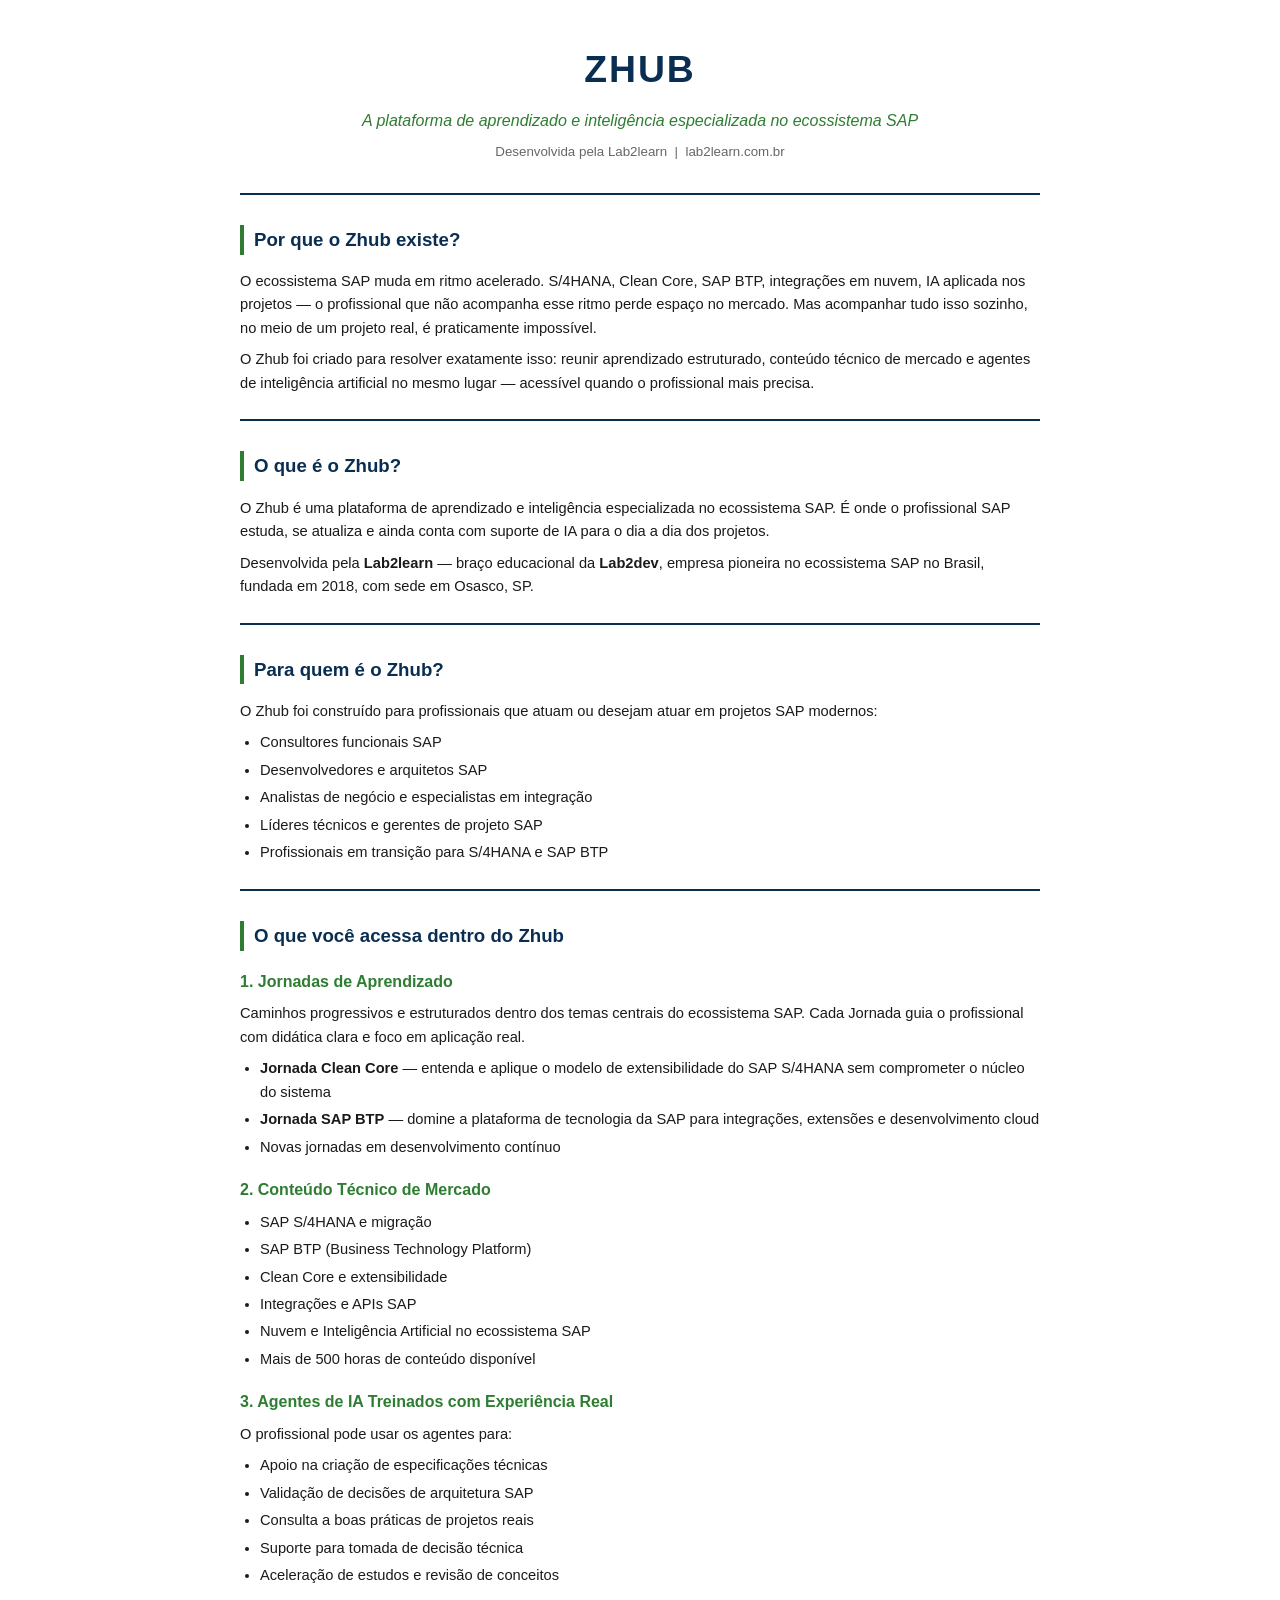
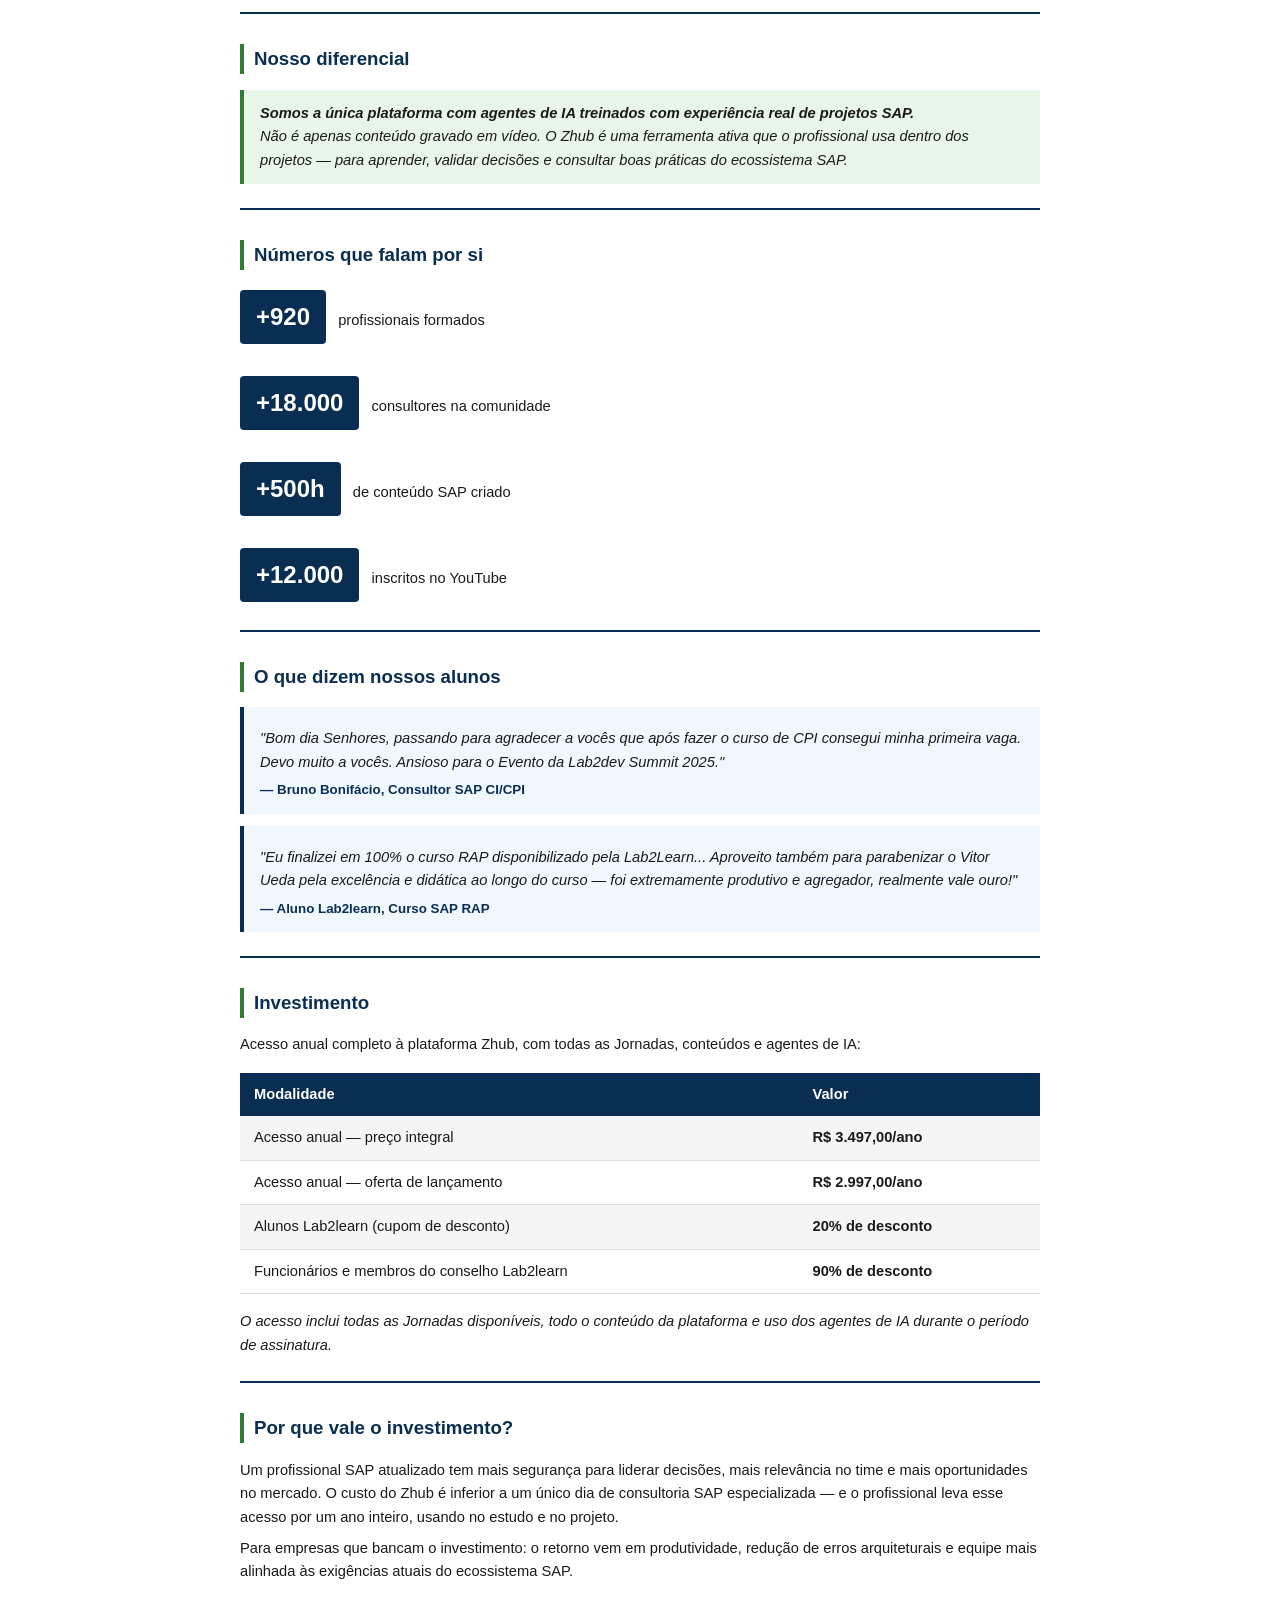
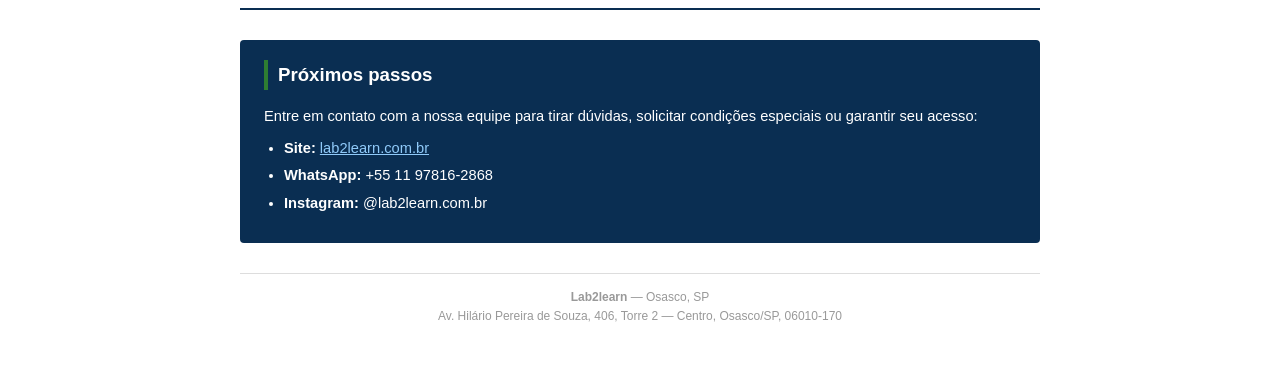
<file: Zhub_Kit_Apresentacao.html>
<!DOCTYPE html>
<html lang="pt-BR">
<head>
<meta charset="UTF-8">
<title>Zhub — Kit de Apresentação</title>
<style>
  body {
    font-family: Calibri, Arial, sans-serif;
    font-size: 11pt;
    color: #1a1a1a;
    max-width: 800px;
    margin: 40px auto;
    padding: 0 40px;
    line-height: 1.6;
  }
  h1 {
    font-size: 28pt;
    color: #0a2e52;
    text-align: center;
    margin-bottom: 4px;
    letter-spacing: 2px;
  }
  .subtitulo {
    text-align: center;
    font-size: 12pt;
    color: #2e7d32;
    font-style: italic;
    margin-bottom: 6px;
  }
  .empresa {
    text-align: center;
    font-size: 10pt;
    color: #666;
    margin-bottom: 30px;
  }
  hr {
    border: none;
    border-top: 2px solid #0a2e52;
    margin: 24px 0;
  }
  h2 {
    font-size: 14pt;
    color: #0a2e52;
    border-left: 4px solid #2e7d32;
    padding-left: 10px;
    margin-top: 30px;
  }
  h3 {
    font-size: 12pt;
    color: #2e7d32;
    margin-top: 18px;
    margin-bottom: 6px;
  }
  p {
    margin: 8px 0;
  }
  ul {
    margin: 8px 0 8px 20px;
    padding: 0;
  }
  li {
    margin-bottom: 4px;
  }
  .destaque {
    background-color: #e8f5e9;
    border-left: 4px solid #2e7d32;
    padding: 12px 16px;
    margin: 16px 0;
    font-style: italic;
  }
  .numero-bloco {
    display: inline-block;
    background: #0a2e52;
    color: white;
    font-size: 18pt;
    font-weight: bold;
    padding: 8px 16px;
    margin: 4px 8px 4px 0;
    border-radius: 4px;
  }
  .numeros {
    margin: 16px 0;
  }
  table {
    width: 100%;
    border-collapse: collapse;
    margin: 16px 0;
  }
  th {
    background-color: #0a2e52;
    color: white;
    padding: 10px 14px;
    text-align: left;
    font-size: 11pt;
  }
  td {
    padding: 10px 14px;
    border-bottom: 1px solid #ddd;
    font-size: 11pt;
  }
  tr:nth-child(even) td {
    background-color: #f5f5f5;
  }
  .depoimento {
    background: #f0f7ff;
    border-left: 4px solid #0a2e52;
    padding: 12px 16px;
    margin: 12px 0;
  }
  .depoimento p {
    font-style: italic;
    margin-bottom: 4px;
  }
  .depoimento .autor {
    font-weight: bold;
    font-style: normal;
    color: #0a2e52;
    font-size: 10pt;
  }
  .cta {
    background: #0a2e52;
    color: white;
    padding: 20px 24px;
    margin-top: 30px;
    border-radius: 4px;
  }
  .cta h2 {
    color: white;
    border-left: 4px solid #2e7d32;
    margin-top: 0;
  }
  .cta a {
    color: #90caf9;
  }
  .rodape {
    text-align: center;
    font-size: 9pt;
    color: #999;
    margin-top: 30px;
    border-top: 1px solid #ddd;
    padding-top: 14px;
  }
</style>
</head>
<body>

<h1>ZHUB</h1>
<p class="subtitulo">A plataforma de aprendizado e inteligência especializada no ecossistema SAP</p>
<p class="empresa">Desenvolvida pela Lab2learn &nbsp;|&nbsp; lab2learn.com.br</p>

<hr/>

<h2>Por que o Zhub existe?</h2>
<p>O ecossistema SAP muda em ritmo acelerado. S/4HANA, Clean Core, SAP BTP, integrações em nuvem, IA aplicada nos projetos — o profissional que não acompanha esse ritmo perde espaço no mercado. Mas acompanhar tudo isso sozinho, no meio de um projeto real, é praticamente impossível.</p>
<p>O Zhub foi criado para resolver exatamente isso: reunir aprendizado estruturado, conteúdo técnico de mercado e agentes de inteligência artificial no mesmo lugar — acessível quando o profissional mais precisa.</p>

<hr/>

<h2>O que é o Zhub?</h2>
<p>O Zhub é uma plataforma de aprendizado e inteligência especializada no ecossistema SAP. É onde o profissional SAP estuda, se atualiza e ainda conta com suporte de IA para o dia a dia dos projetos.</p>
<p>Desenvolvida pela <strong>Lab2learn</strong> — braço educacional da <strong>Lab2dev</strong>, empresa pioneira no ecossistema SAP no Brasil, fundada em 2018, com sede em Osasco, SP.</p>

<hr/>

<h2>Para quem é o Zhub?</h2>
<p>O Zhub foi construído para profissionais que atuam ou desejam atuar em projetos SAP modernos:</p>
<ul>
  <li>Consultores funcionais SAP</li>
  <li>Desenvolvedores e arquitetos SAP</li>
  <li>Analistas de negócio e especialistas em integração</li>
  <li>Líderes técnicos e gerentes de projeto SAP</li>
  <li>Profissionais em transição para S/4HANA e SAP BTP</li>
</ul>

<hr/>

<h2>O que você acessa dentro do Zhub</h2>

<h3>1. Jornadas de Aprendizado</h3>
<p>Caminhos progressivos e estruturados dentro dos temas centrais do ecossistema SAP. Cada Jornada guia o profissional com didática clara e foco em aplicação real.</p>
<ul>
  <li><strong>Jornada Clean Core</strong> — entenda e aplique o modelo de extensibilidade do SAP S/4HANA sem comprometer o núcleo do sistema</li>
  <li><strong>Jornada SAP BTP</strong> — domine a plataforma de tecnologia da SAP para integrações, extensões e desenvolvimento cloud</li>
  <li>Novas jornadas em desenvolvimento contínuo</li>
</ul>

<h3>2. Conteúdo Técnico de Mercado</h3>
<ul>
  <li>SAP S/4HANA e migração</li>
  <li>SAP BTP (Business Technology Platform)</li>
  <li>Clean Core e extensibilidade</li>
  <li>Integrações e APIs SAP</li>
  <li>Nuvem e Inteligência Artificial no ecossistema SAP</li>
  <li>Mais de 500 horas de conteúdo disponível</li>
</ul>

<h3>3. Agentes de IA Treinados com Experiência Real</h3>
<p>O profissional pode usar os agentes para:</p>
<ul>
  <li>Apoio na criação de especificações técnicas</li>
  <li>Validação de decisões de arquitetura SAP</li>
  <li>Consulta a boas práticas de projetos reais</li>
  <li>Suporte para tomada de decisão técnica</li>
  <li>Aceleração de estudos e revisão de conceitos</li>
</ul>

<hr/>

<h2>Nosso diferencial</h2>
<div class="destaque">
  <strong>Somos a única plataforma com agentes de IA treinados com experiência real de projetos SAP.</strong><br/>
  Não é apenas conteúdo gravado em vídeo. O Zhub é uma ferramenta ativa que o profissional usa dentro dos projetos — para aprender, validar decisões e consultar boas práticas do ecossistema SAP.
</div>

<hr/>

<h2>Números que falam por si</h2>
<div class="numeros">
  <span class="numero-bloco">+920</span> profissionais formados<br/><br/>
  <span class="numero-bloco">+18.000</span> consultores na comunidade<br/><br/>
  <span class="numero-bloco">+500h</span> de conteúdo SAP criado<br/><br/>
  <span class="numero-bloco">+12.000</span> inscritos no YouTube
</div>

<hr/>

<h2>O que dizem nossos alunos</h2>

<div class="depoimento">
  <p>"Bom dia Senhores, passando para agradecer a vocês que após fazer o curso de CPI consegui minha primeira vaga. Devo muito a vocês. Ansioso para o Evento da Lab2dev Summit 2025."</p>
  <span class="autor">— Bruno Bonifácio, Consultor SAP CI/CPI</span>
</div>

<div class="depoimento">
  <p>"Eu finalizei em 100% o curso RAP disponibilizado pela Lab2Learn... Aproveito também para parabenizar o Vitor Ueda pela excelência e didática ao longo do curso — foi extremamente produtivo e agregador, realmente vale ouro!"</p>
  <span class="autor">— Aluno Lab2learn, Curso SAP RAP</span>
</div>

<hr/>

<h2>Investimento</h2>
<p>Acesso anual completo à plataforma Zhub, com todas as Jornadas, conteúdos e agentes de IA:</p>

<table>
  <tr>
    <th>Modalidade</th>
    <th>Valor</th>
  </tr>
  <tr>
    <td>Acesso anual — preço integral</td>
    <td><strong>R$ 3.497,00/ano</strong></td>
  </tr>
  <tr>
    <td>Acesso anual — oferta de lançamento</td>
    <td><strong>R$ 2.997,00/ano</strong></td>
  </tr>
  <tr>
    <td>Alunos Lab2learn (cupom de desconto)</td>
    <td><strong>20% de desconto</strong></td>
  </tr>
  <tr>
    <td>Funcionários e membros do conselho Lab2learn</td>
    <td><strong>90% de desconto</strong></td>
  </tr>
</table>

<p><em>O acesso inclui todas as Jornadas disponíveis, todo o conteúdo da plataforma e uso dos agentes de IA durante o período de assinatura.</em></p>

<hr/>

<h2>Por que vale o investimento?</h2>
<p>Um profissional SAP atualizado tem mais segurança para liderar decisões, mais relevância no time e mais oportunidades no mercado. O custo do Zhub é inferior a um único dia de consultoria SAP especializada — e o profissional leva esse acesso por um ano inteiro, usando no estudo e no projeto.</p>
<p>Para empresas que bancam o investimento: o retorno vem em produtividade, redução de erros arquiteturais e equipe mais alinhada às exigências atuais do ecossistema SAP.</p>

<hr/>

<div class="cta">
  <h2>Próximos passos</h2>
  <p>Entre em contato com a nossa equipe para tirar dúvidas, solicitar condições especiais ou garantir seu acesso:</p>
  <ul>
    <li><strong>Site:</strong> <a href="https://lab2learn.com.br/">lab2learn.com.br</a></li>
    <li><strong>WhatsApp:</strong> +55 11 97816-2868</li>
    <li><strong>Instagram:</strong> @lab2learn.com.br</li>
  </ul>
</div>

<div class="rodape">
  <strong>Lab2learn</strong> — Osasco, SP<br/>
  Av. Hilário Pereira de Souza, 406, Torre 2 — Centro, Osasco/SP, 06010-170
</div>

</body>
</html>
</file>
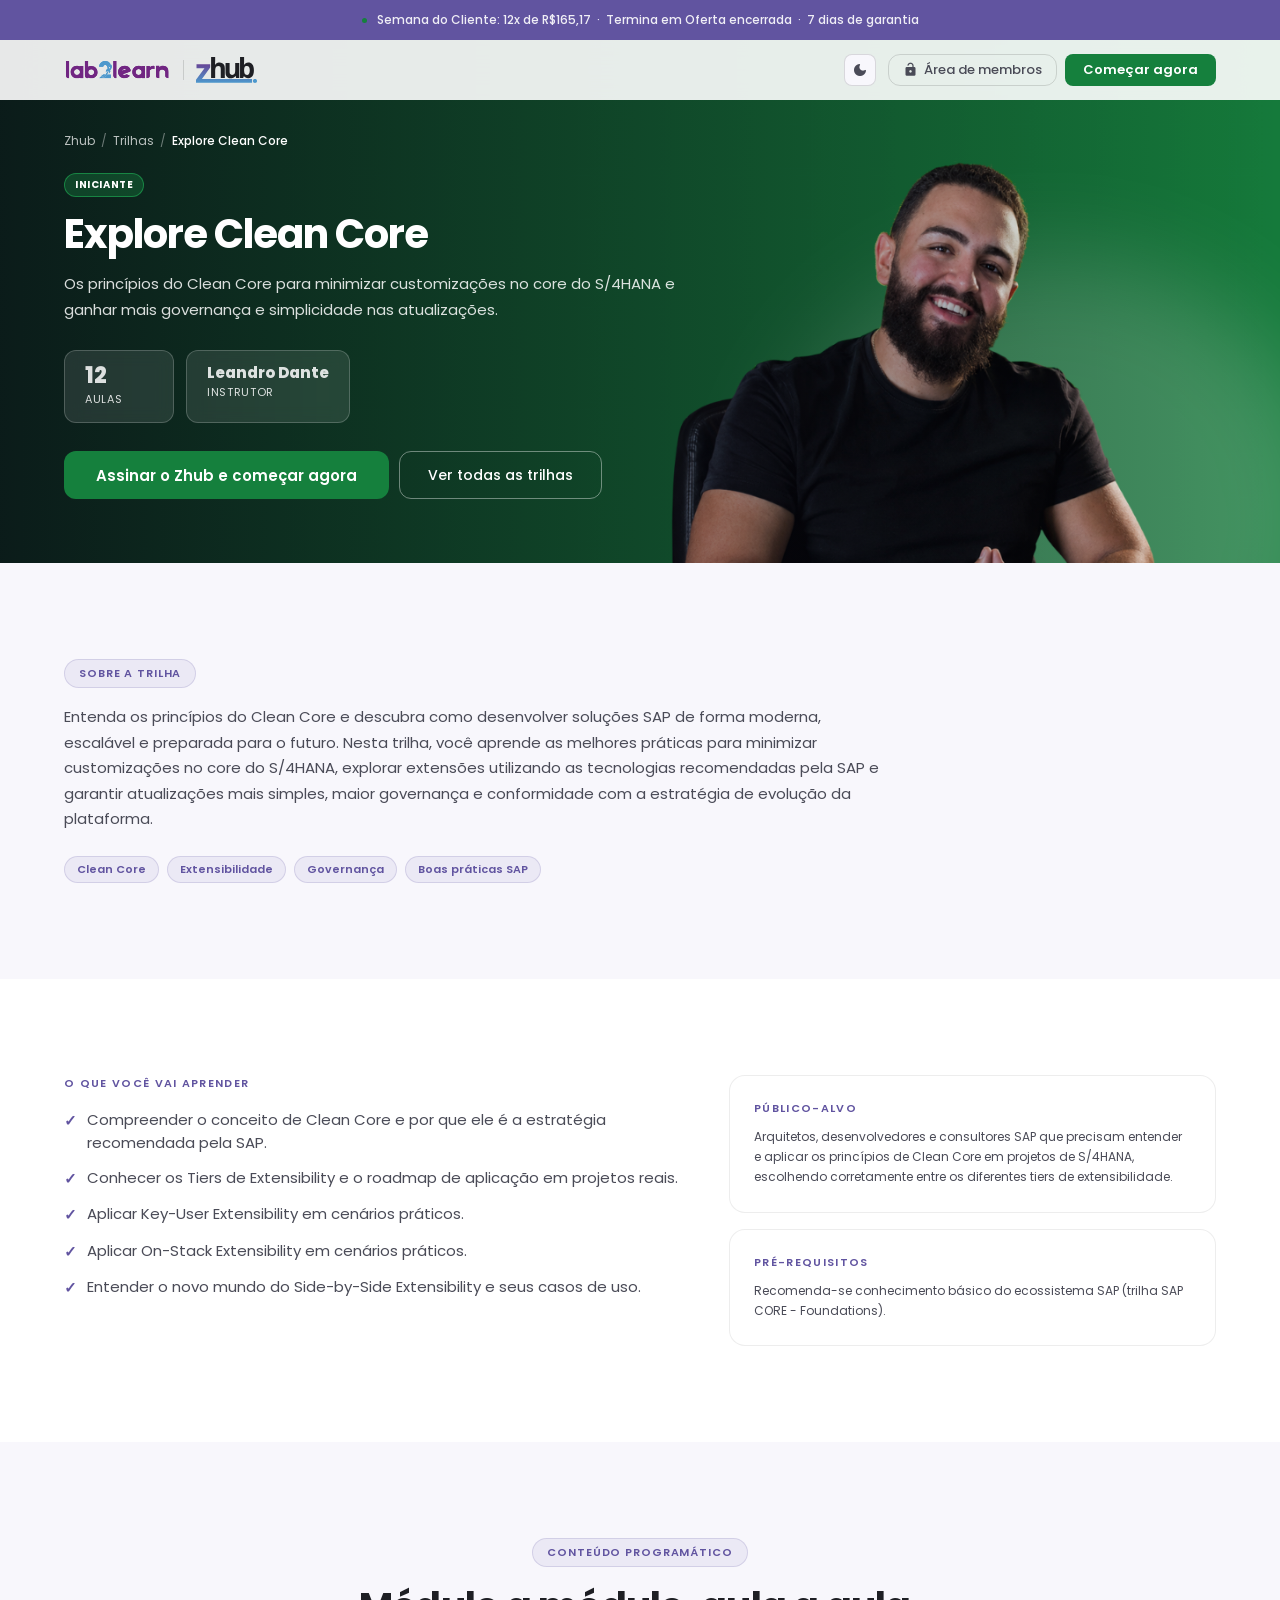
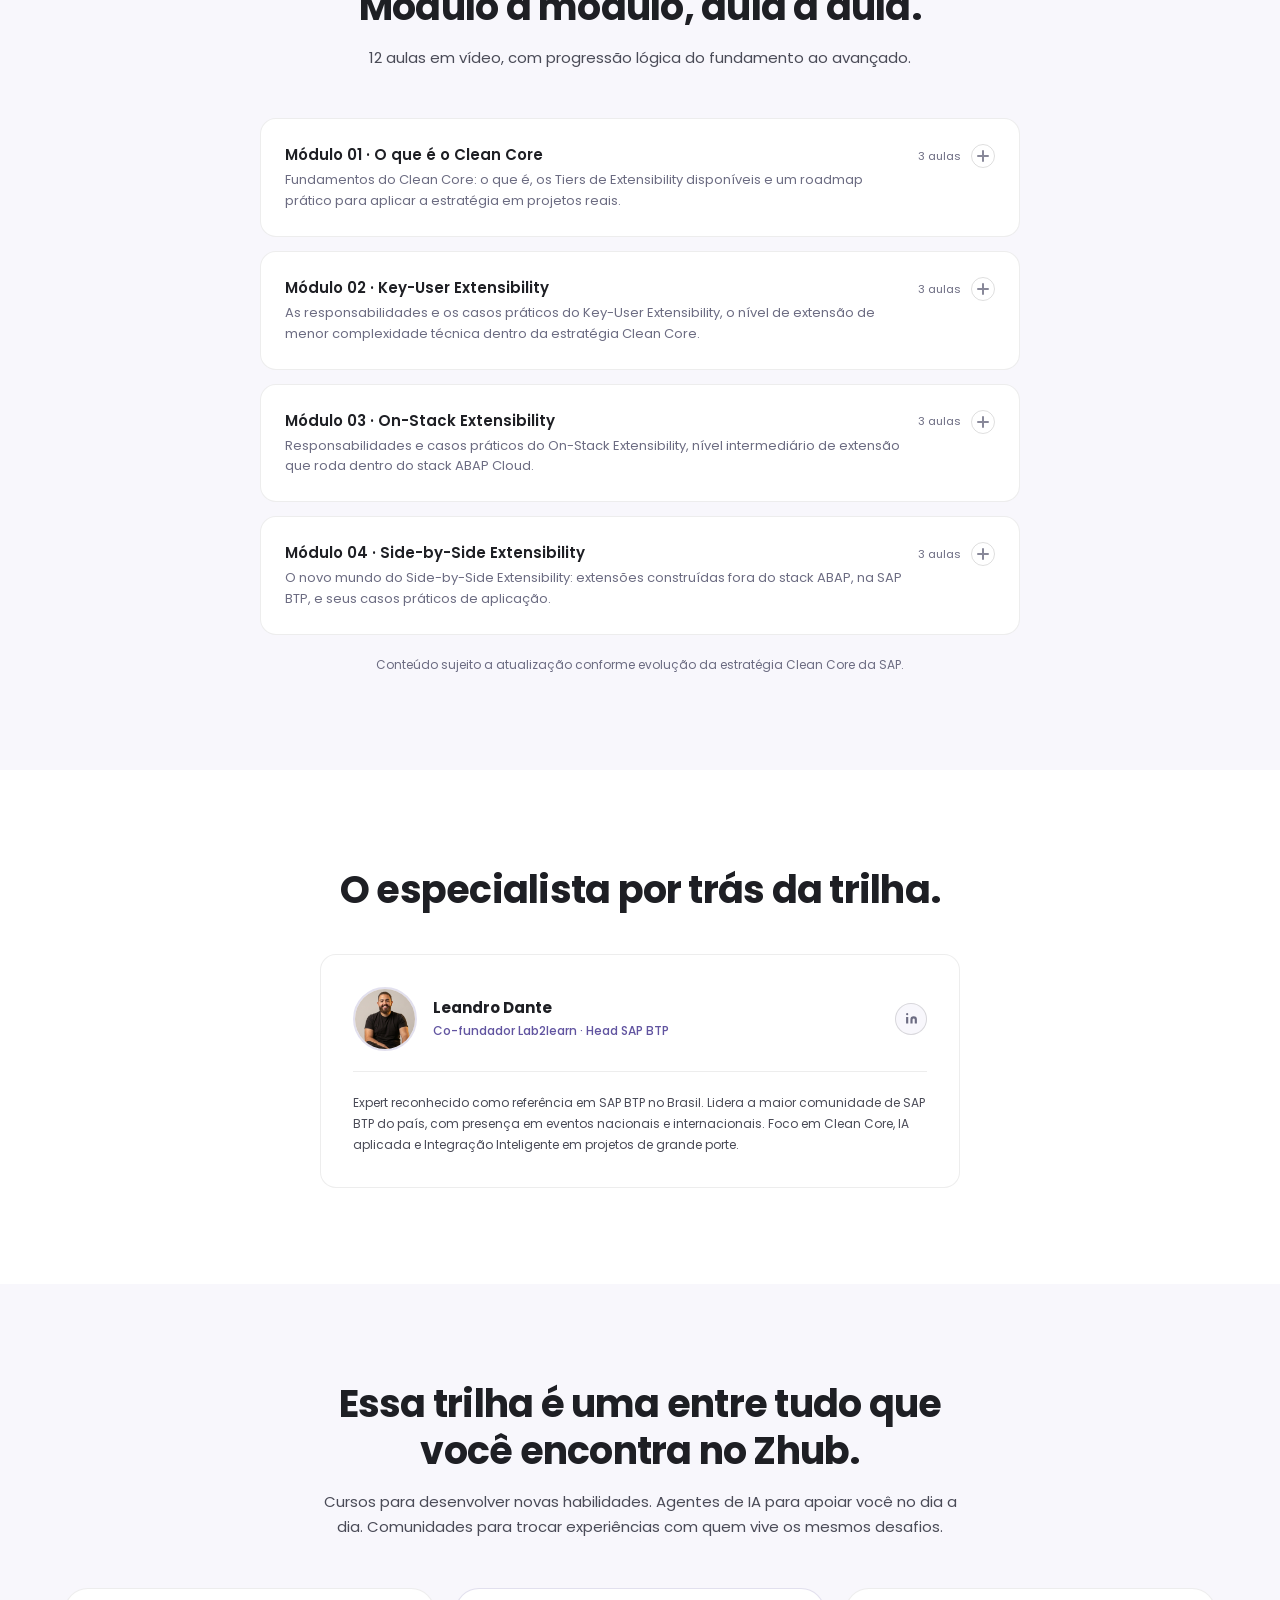
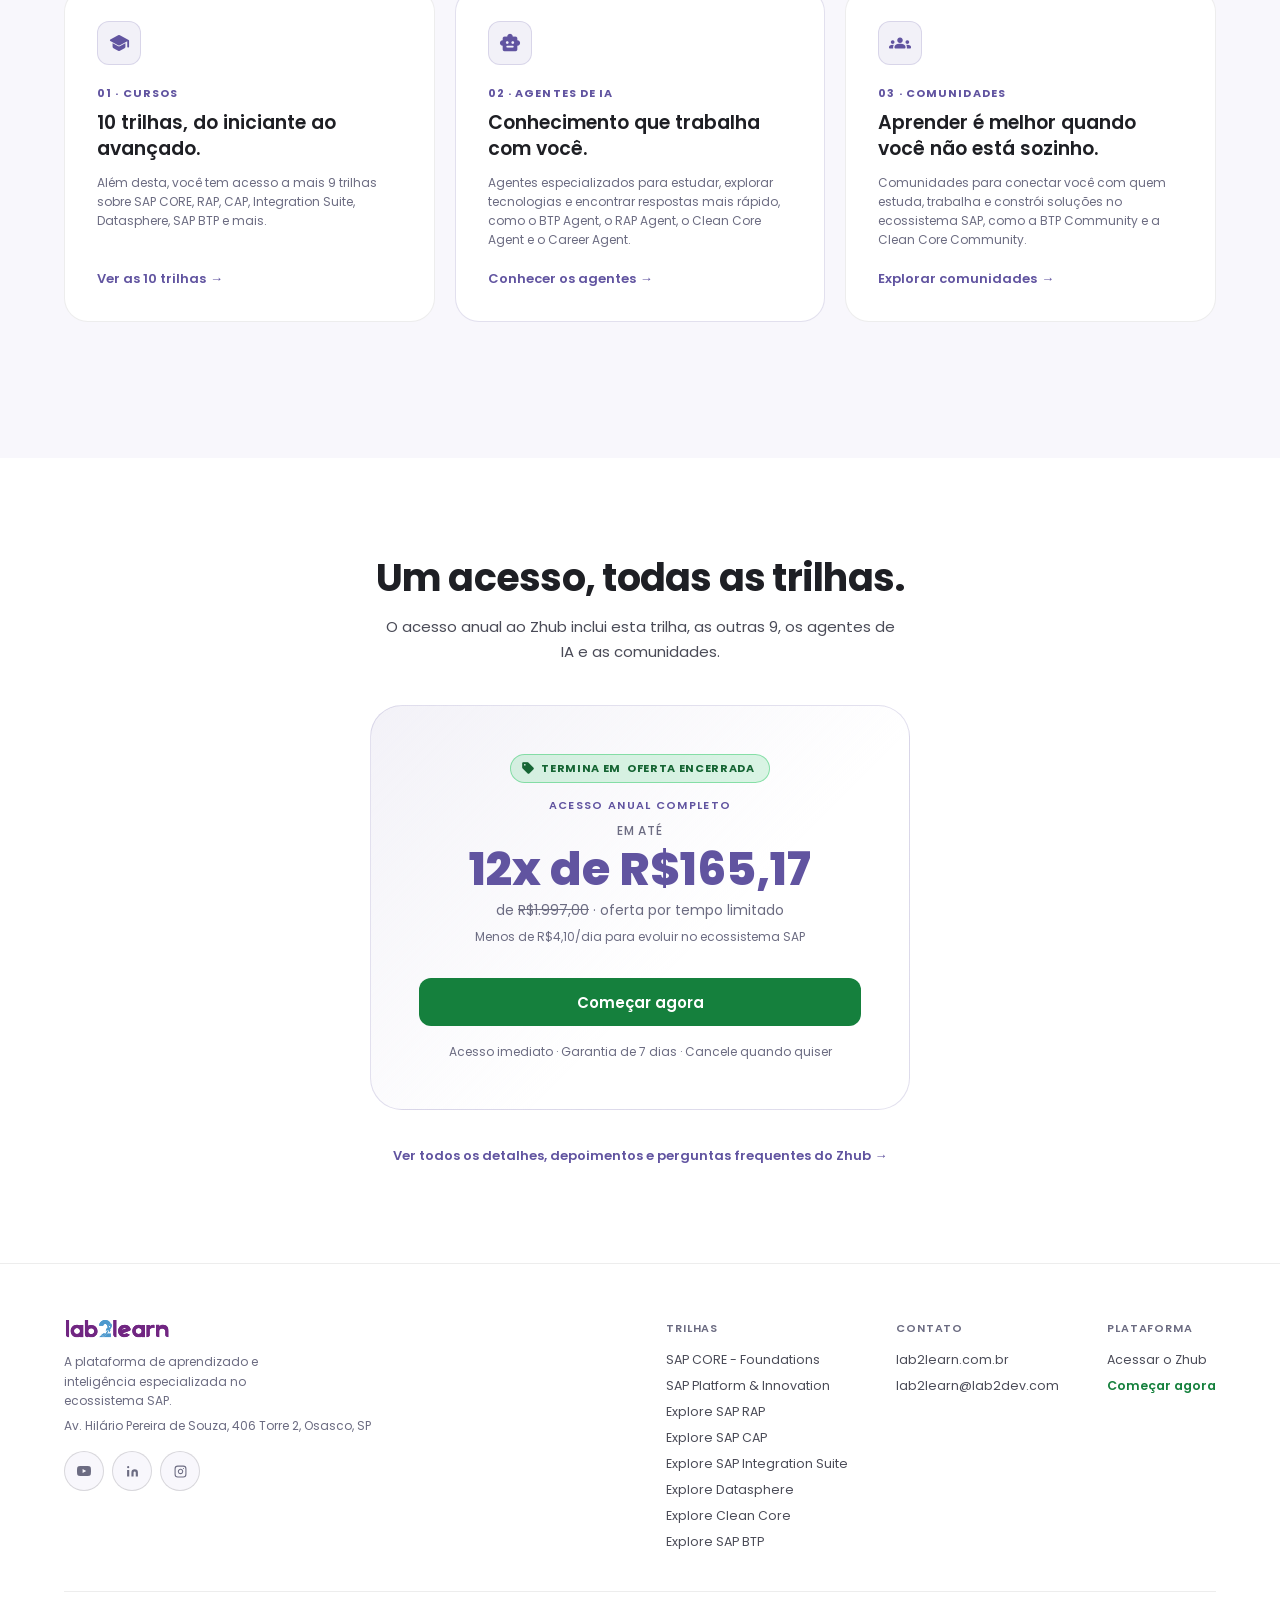
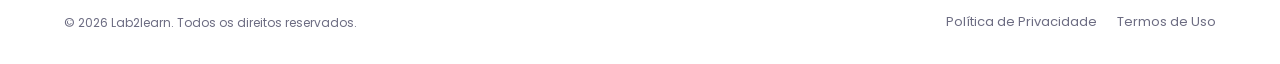
<file: cursos/explore-clean-core.html>
<!DOCTYPE html>
<html lang="pt-BR" data-theme="light">
<head>
  <meta charset="UTF-8">
  <meta name="viewport" content="width=device-width, initial-scale=1.0">
  <title>Explore Clean Core | Curso SAP | Zhub</title>
  <link rel="icon" type="image/svg+xml" href="../assets/favicon.svg">
  <meta name="description" content="Curso Explore Clean Core no Zhub: minimize customizações no core do S/4HANA e ganhe governança e simplicidade nas atualizações. 12 aulas, com Leandro Dante.">
  <meta name="robots" content="index, follow">
  <meta name="theme-color" content="#6154A0">
  <link rel="canonical" href="https://zhub.lab2learn.com.br/cursos/explore-clean-core.html">

  <!-- Open Graph -->
  <meta property="og:type" content="website">
  <meta property="og:site_name" content="Zhub">
  <meta property="og:locale" content="pt_BR">
  <meta property="og:url" content="https://zhub.lab2learn.com.br/cursos/explore-clean-core.html">
  <meta property="og:title" content="Explore Clean Core | Curso SAP | Zhub">
  <meta property="og:description" content="Minimize customizações no core do S/4HANA e ganhe governança e simplicidade nas atualizações. 12 aulas, com Leandro Dante.">
  <meta property="og:image" content="https://zhub.lab2learn.com.br/assets/capa%20dos%20cursos/Clean%20Core.png">

  <!-- Twitter Card -->
  <meta name="twitter:card" content="summary_large_image">
  <meta name="twitter:title" content="Explore Clean Core | Curso SAP | Zhub">
  <meta name="twitter:description" content="Minimize customizações no core do S/4HANA e ganhe governança e simplicidade nas atualizações. 12 aulas, com Leandro Dante.">
  <meta name="twitter:image" content="https://zhub.lab2learn.com.br/assets/capa%20dos%20cursos/Clean%20Core.png">

  <link rel="preconnect" href="https://fonts.googleapis.com">
  <link rel="preconnect" href="https://fonts.gstatic.com" crossorigin>
  <link href="https://fonts.googleapis.com/css2?family=Poppins:wght@300;400;500;600;700;800;900&display=swap" rel="stylesheet">
  <link href="https://fonts.googleapis.com/css2?family=Material+Symbols+Rounded:opsz,wght,FILL,GRAD@24,400,1,0" rel="stylesheet">
  <link rel="stylesheet" href="../assets/zhub.css">

  <script type="application/ld+json">
  {
    "@context": "https://schema.org",
    "@type": "Course",
    "name": "Explore Clean Core",
    "description": "Curso Explore Clean Core no Zhub: minimize customizações no core do S/4HANA e ganhe governança e simplicidade nas atualizações. 12 aulas, com Leandro Dante.",
    "provider": {
      "@type": "EducationalOrganization",
      "name": "Zhub",
      "sameAs": "https://zhub.lab2learn.com.br/"
    },
    "url": "https://zhub.lab2learn.com.br/cursos/explore-clean-core.html",
    "image": "https://zhub.lab2learn.com.br/assets/capa%20dos%20cursos/Clean%20Core.png",
    "inLanguage": "pt-BR",
    "instructor": {
      "@type": "Person",
      "name": "Leandro Dante"
    },
    "offers": {
      "@type": "Offer",
      "category": "subscription",
      "price": "1997.00",
      "priceCurrency": "BRL",
      "availability": "https://schema.org/InStock",
      "url": "https://zhub.lab2learn.com.br/checkout"
    }
  }
  </script>
  <script type="application/ld+json">
  {
    "@context": "https://schema.org",
    "@type": "BreadcrumbList",
    "itemListElement": [
      {"@type":"ListItem","position":1,"name":"Zhub","item":"https://zhub.lab2learn.com.br/"},
      {"@type":"ListItem","position":2,"name":"Trilhas","item":"https://zhub.lab2learn.com.br/#trilhas"},
      {"@type":"ListItem","position":3,"name":"Explore Clean Core","item":"https://zhub.lab2learn.com.br/cursos/explore-clean-core.html"}
    ]
  }
  </script>
</head>
<body>
<div id="theme-flash" style="background:var(--purple);"></div>

<div id="abar">
  <span class="ab-dot"></span>
  <span class="ab">Semana do Cliente: 12x de R$165,17 &nbsp;·&nbsp; Termina em <span class="promo-countdown">15/09</span> &nbsp;·&nbsp; 7 dias de garantia</span>
</div>

<nav>
  <a href="../index.html" class="nav-logo">
    <img src="../assets/logos/Logo Horizontal Lab2learn - Fundo Claro.svg" alt="Lab2learn" id="logo-l" style="height:18px;">
    <img src="../assets/logos/Logo Horizontal Lab2learn - Fundo Escuro.svg" alt="Lab2learn" id="logo-d" style="height:18px;display:none;">
    <span class="nav-sep"></span>
    <img src="../assets/logos/Logo Zhub.svg" alt="Zhub" id="zhub-logo-l" style="height:26px;">
    <img src="../assets/logos/zhub modo escuro.png" alt="Zhub" id="zhub-logo-d" style="height:26px;display:none;">
  </a>
  <div class="nav-r">
    <button id="theme-btn" aria-label="Alternar tema">
      <span class="material-symbols-rounded" id="theme-icon">dark_mode</span>
    </button>
    <div class="nav-cta-wrap" style="gap:8px;">
      <a href="https://zhub.lab2learn.com.br/login" class="btn-outline" style="height:32px;padding:0 14px;font-size:13px;display:inline-flex;align-items:center;gap:6px;"><span class="material-symbols-rounded" style="font-size:15px;">lock_open</span>Área de membros</a>
      <a href="https://zhub.lab2learn.com.br/checkout" class="btn-green">Começar agora</a>
    </div>
  </div>
</nav>

<section class="bg-1 sec page-start course-hero fam-green">
  <img src="../assets/capa dos cursos/Clean Core.png" alt="Explore Clean Core" class="hero-bg hero-bg-light">
  <img src="../assets/capa dos cursos/Modo escuro/Clean Core.png" alt="Explore Clean Core" class="hero-bg hero-bg-dark">
  <div class="hero-overlay"></div>
  <div class="wrap">
    <div class="crumb anim">
      <a href="../index.html">Zhub</a><span class="sep">/</span><a href="../index.html#trilhas">Trilhas</a><span class="sep">/</span><span class="cur">Explore Clean Core</span>
    </div>

    <span class="trilha-level lv-ini anim d1">Iniciante</span>
    <h1 class="t-d anim d1" style="max-width:760px;margin-bottom:14px;">Explore Clean Core</h1>
    <p class="t-lg anim d2" style="color:var(--t2);max-width:640px;margin-bottom:28px;">Os princípios do Clean Core para minimizar customizações no core do S/4HANA e ganhar mais governança e simplicidade nas atualizações.</p>

    <div class="stat-row anim d3" style="margin-bottom:28px;">
      <div class="stat-tile"><p class="n">12</p><p class="l">Aulas</p></div>
      <div class="stat-tile"><p class="n" style="font-size:15px;">Leandro Dante</p><p class="l">Instrutor</p></div>
    </div>

    <div class="anim d4" style="display:flex;flex-wrap:wrap;gap:10px;">
      <a href="https://zhub.lab2learn.com.br/checkout" class="btn-green btn-green-lg">Assinar o Zhub e começar agora</a>
      <a href="../index.html#trilhas" class="btn-outline">Ver todas as trilhas</a>
    </div>
  </div>
</section>

<section class="bg-2 sec">
  <div class="wrap">
    <div style="max-width:820px;" class="anim">
      <div class="chip" style="display:inline-flex;margin-bottom:16px;">Sobre a trilha</div>
      <p class="t-lg" style="color:var(--t2);margin-bottom:24px;">Entenda os princípios do Clean Core e descubra como desenvolver soluções SAP de forma moderna, escalável e preparada para o futuro. Nesta trilha, você aprende as melhores práticas para minimizar customizações no core do S/4HANA, explorar extensões utilizando as tecnologias recomendadas pela SAP e garantir atualizações mais simples, maior governança e conformidade com a estratégia de evolução da plataforma.</p>
      <div style="display:flex;flex-wrap:wrap;gap:8px;">
        <span class="pillar-tag">Clean Core</span><span class="pillar-tag">Extensibilidade</span><span class="pillar-tag">Governança</span><span class="pillar-tag">Boas práticas SAP</span>
      </div>
    </div>
  </div>
</section>

<section class="bg-1 sec">
  <div class="wrap">
    <div class="obj-grid">
      <div class="anim">
        <p class="t-label" style="margin-bottom:16px;">O que você vai aprender</p>
        <ul class="ck-list">
          <li><span class="ck">✓</span>Compreender o conceito de Clean Core e por que ele é a estratégia recomendada pela SAP.</li>
          <li><span class="ck">✓</span>Conhecer os Tiers de Extensibility e o roadmap de aplicação em projetos reais.</li>
          <li><span class="ck">✓</span>Aplicar Key-User Extensibility em cenários práticos.</li>
          <li><span class="ck">✓</span>Aplicar On-Stack Extensibility em cenários práticos.</li>
          <li><span class="ck">✓</span>Entender o novo mundo do Side-by-Side Extensibility e seus casos de uso.</li>
        </ul>
      </div>
      <div class="anim d2" style="display:flex;flex-direction:column;gap:16px;">
        <div class="info-card">
          <p class="t-label" style="margin-bottom:10px;">Público-alvo</p>
          <p class="t-sm" style="color:var(--t2);line-height:1.7;">Arquitetos, desenvolvedores e consultores SAP que precisam entender e aplicar os princípios de Clean Core em projetos de S/4HANA, escolhendo corretamente entre os diferentes tiers de extensibilidade.</p>
        </div>
        <div class="info-card">
          <p class="t-label" style="margin-bottom:10px;">Pré-requisitos</p>
          <p class="t-sm" style="color:var(--t2);line-height:1.7;">Recomenda-se conhecimento básico do ecossistema SAP (trilha SAP CORE - Foundations).</p>
        </div>
      </div>
    </div>
  </div>
</section>

<section class="bg-2 sec">
  <div class="wrap">
    <div style="text-align:center;max-width:640px;margin:0 auto 48px;" class="anim">
      <div class="chip" style="display:inline-flex;margin-bottom:16px;">Conteúdo programático</div>
      <h2 class="t-h2" style="margin-bottom:14px;">Módulo a módulo, aula a aula.</h2>
      <p class="t-lg" style="color:var(--t2);">12 aulas em vídeo, com progressão lógica do fundamento ao avançado.</p>
    </div>
    <div style="max-width:760px;margin:0 auto;" class="anim d1">
      <details class="module-card">
        <summary>
          <div class="module-head">
            <p class="module-title">Módulo 01 · O que é o Clean Core</p>
            <p class="module-obj">Fundamentos do Clean Core: o que é, os Tiers de Extensibility disponíveis e um roadmap prático para aplicar a estratégia em projetos reais.</p>
          </div>
          <div class="module-meta">
            <span class="module-count">3 aulas</span>
            <span class="module-chevron"><svg width="12" height="12" viewBox="0 0 12 12" fill="none"><path d="M6 1V11M1 6H11" stroke="#888899" stroke-width="2" stroke-linecap="round"/></svg></span>
          </div>
        </summary>
        <ul class="module-lessons">
          <li><span class="lnum">1.1</span><span class="ltitle">O que é o Clean Core</span><span class="ldur">11:25</span></li>
          <li><span class="lnum">1.2</span><span class="ltitle">Tiers de Extensibility</span><span class="ldur">19:00</span></li>
          <li><span class="lnum">1.3</span><span class="ltitle">Road-map de aplicação</span><span class="ldur">7:08</span></li>
        </ul>
      </details>
      <details class="module-card">
        <summary>
          <div class="module-head">
            <p class="module-title">Módulo 02 · Key-User Extensibility</p>
            <p class="module-obj">As responsabilidades e os casos práticos do Key-User Extensibility, o nível de extensão de menor complexidade técnica dentro da estratégia Clean Core.</p>
          </div>
          <div class="module-meta">
            <span class="module-count">3 aulas</span>
            <span class="module-chevron"><svg width="12" height="12" viewBox="0 0 12 12" fill="none"><path d="M6 1V11M1 6H11" stroke="#888899" stroke-width="2" stroke-linecap="round"/></svg></span>
          </div>
        </summary>
        <ul class="module-lessons">
          <li><span class="lnum">2.1</span><span class="ltitle">Responsabilidades Key-User Extensibility</span><span class="ldur">8:07</span></li>
          <li><span class="lnum">2.2.1</span><span class="ltitle">Utilizações práticas do Key-User Extensibility - Parte 1</span></li>
          <li><span class="lnum">2.2.2</span><span class="ltitle">Utilizações práticas do Key-User Extensibility - Parte 2</span><span class="ldur">10:20</span></li>
        </ul>
      </details>
      <details class="module-card">
        <summary>
          <div class="module-head">
            <p class="module-title">Módulo 03 · On-Stack Extensibility</p>
            <p class="module-obj">Responsabilidades e casos práticos do On-Stack Extensibility, nível intermediário de extensão que roda dentro do stack ABAP Cloud.</p>
          </div>
          <div class="module-meta">
            <span class="module-count">3 aulas</span>
            <span class="module-chevron"><svg width="12" height="12" viewBox="0 0 12 12" fill="none"><path d="M6 1V11M1 6H11" stroke="#888899" stroke-width="2" stroke-linecap="round"/></svg></span>
          </div>
        </summary>
        <ul class="module-lessons">
          <li><span class="lnum">3.1</span><span class="ltitle">Responsabilidades do On-Stack Extensibility</span><span class="ldur">12:11</span></li>
          <li><span class="lnum">3.2.1</span><span class="ltitle">Utilizações práticas do On-Stack Extensibility - Part I</span><span class="ldur">18:35</span></li>
          <li><span class="lnum">3.2.2</span><span class="ltitle">Utilizações práticas do On-Stack Extensibility - Part II</span><span class="ldur">4:01</span></li>
        </ul>
      </details>
      <details class="module-card">
        <summary>
          <div class="module-head">
            <p class="module-title">Módulo 04 · Side-by-Side Extensibility</p>
            <p class="module-obj">O novo mundo do Side-by-Side Extensibility: extensões construídas fora do stack ABAP, na SAP BTP, e seus casos práticos de aplicação.</p>
          </div>
          <div class="module-meta">
            <span class="module-count">3 aulas</span>
            <span class="module-chevron"><svg width="12" height="12" viewBox="0 0 12 12" fill="none"><path d="M6 1V11M1 6H11" stroke="#888899" stroke-width="2" stroke-linecap="round"/></svg></span>
          </div>
        </summary>
        <ul class="module-lessons">
          <li><span class="lnum">4.1</span><span class="ltitle">O novo mundo Side-by-Side Extensibility</span><span class="ldur">9:29</span></li>
          <li><span class="lnum">4.2.1</span><span class="ltitle">Casos práticos do Side-by-Side Extensibility - PART I</span><span class="ldur">11:05</span></li>
          <li><span class="lnum">4.2.2</span><span class="ltitle">Casos práticos do Side-by-Side Extensibility - PARTE 2</span></li>
        </ul>
      </details>
      <p class="t-sm" style="color:var(--t3);text-align:center;margin-top:20px;">Conteúdo sujeito a atualização conforme evolução da estratégia Clean Core da SAP.</p>
    </div>
  </div>
</section>

<section class="bg-1 sec">
  <div class="wrap">
    <div style="text-align:center;margin-bottom:40px;" class="anim">
      <h2 class="t-h2">O especialista por trás da trilha.</h2>
    </div>
    <div class="card anim d1" style="padding:32px;max-width:640px;margin:0 auto;">
      <div style="display:flex;align-items:center;gap:16px;margin-bottom:20px;">
        <img src="../assets/experts/Leandro Dante.png" alt="Leandro Dante" loading="lazy" style="width:64px;height:64px;border-radius:50%;object-fit:cover;object-position:top;border:2px solid var(--pborder);flex-shrink:0;">
        <div>
          <p style="font-size:15px;font-weight:700;color:var(--t1);margin-bottom:2px;">Leandro Dante</p>
          <p class="t-sm" style="color:var(--purple);font-weight:500;">Co-fundador Lab2learn · Head SAP BTP</p>
        </div>
        <a href="https://www.linkedin.com/in/leandrodante/" target="_blank" rel="noopener" aria-label="LinkedIn de Leandro Dante" style="width:32px;height:32px;border-radius:50%;background:var(--bg-2);border:1px solid var(--border-2);display:flex;align-items:center;justify-content:center;flex-shrink:0;margin-left:auto;transition:border-color .2s;" onmouseover="this.style.borderColor='var(--purple)'" onmouseout="this.style.borderColor='var(--border-2)'">
          <svg width="13" height="13" viewBox="0 0 24 24" fill="var(--t3)"><path d="M16 8a6 6 0 0 1 6 6v7h-4v-7a2 2 0 0 0-2-2 2 2 0 0 0-2 2v7h-4v-7a6 6 0 0 1 6-6zM2 9h4v12H2z"/><circle cx="4" cy="4" r="2"/></svg>
        </a>
      </div>
      <div class="div" style="margin-bottom:20px;"></div>
      <p class="t-sm" style="color:var(--t2);line-height:1.75;">Expert reconhecido como referência em SAP BTP no Brasil. Lidera a maior comunidade de SAP BTP do país, com presença em eventos nacionais e internacionais. Foco em Clean Core, IA aplicada e Integração Inteligente em projetos de grande porte.</p>
    </div>
  </div>
</section>

<section class="bg-2 sec">
  <div class="wrap">
    <div style="text-align:center;max-width:640px;margin:0 auto 48px;" class="anim">
      <h2 class="t-h2" style="margin-bottom:14px;">Essa trilha é uma entre tudo que você encontra no Zhub.</h2>
      <p class="t-lg" style="color:var(--t2);">Cursos para desenvolver novas habilidades. Agentes de IA para apoiar você no dia a dia. Comunidades para trocar experiências com quem vive os mesmos desafios.</p>
    </div>

    <div class="pillar-grid" style="margin-bottom:40px;">

      <div class="pillar-card anim d1">
        <div class="pillar-icon"><span class="material-symbols-rounded">school</span></div>
        <p class="pillar-num">01 · Cursos</p>
        <h3 class="t-h3" style="margin-bottom:10px;font-size:19px;">10 trilhas, do iniciante ao avançado.</h3>
        <p class="t-sm" style="color:var(--t3);margin-bottom:20px;">Além desta, você tem acesso a mais 9 trilhas sobre SAP CORE, RAP, CAP, Integration Suite, Datasphere, SAP BTP e mais.</p>
        <a href="../index.html#trilhas" class="trilha-more" style="margin-top:auto;">Ver as 10 trilhas <span aria-hidden="true">→</span></a>
      </div>

      <div class="pillar-card card-purple anim d2">
        <div class="pillar-icon"><span class="material-symbols-rounded">smart_toy</span></div>
        <p class="pillar-num">02 · Agentes de IA</p>
        <h3 class="t-h3" style="margin-bottom:10px;font-size:19px;">Conhecimento que trabalha com você.</h3>
        <p class="t-sm" style="color:var(--t3);margin-bottom:20px;">Agentes especializados para estudar, explorar tecnologias e encontrar respostas mais rápido, como o BTP Agent, o RAP Agent, o Clean Core Agent e o Career Agent.</p>
        <a href="../index.html#zhub" class="trilha-more" style="margin-top:auto;">Conhecer os agentes <span aria-hidden="true">→</span></a>
      </div>

      <div class="pillar-card anim d3">
        <div class="pillar-icon"><span class="material-symbols-rounded">groups</span></div>
        <p class="pillar-num">03 · Comunidades</p>
        <h3 class="t-h3" style="margin-bottom:10px;font-size:19px;">Aprender é melhor quando você não está sozinho.</h3>
        <p class="t-sm" style="color:var(--t3);margin-bottom:20px;">Comunidades para conectar você com quem estuda, trabalha e constrói soluções no ecossistema SAP, como a BTP Community e a Clean Core Community.</p>
        <a href="../index.html#zhub" class="trilha-more" style="margin-top:auto;">Explorar comunidades <span aria-hidden="true">→</span></a>
      </div>

    </div>
  </div>
</section>

<section class="bg-1 sec">
  <div class="wrap">
    <div style="text-align:center;margin-bottom:40px;" class="anim">
      <h2 class="t-h2" style="margin-bottom:12px;">Um acesso, todas as trilhas.</h2>
      <p class="t-lg" style="color:var(--t2);max-width:520px;margin:0 auto;">O acesso anual ao Zhub inclui esta trilha, as outras 9, os agentes de IA e as comunidades.</p>
    </div>
    <div class="price-box anim d1" style="margin-bottom:32px;">
      <div style="text-align:center;">
        <div class="chip-deal" style="margin-bottom:14px;"><span class="material-symbols-rounded">sell</span>Termina em <span class="promo-countdown">15/09</span></div>
        <p class="t-label" style="margin-bottom:8px;">Acesso anual completo</p>
        <p style="font-size:12px;font-weight:500;color:var(--t3);text-transform:uppercase;letter-spacing:.08em;margin-bottom:6px;">em até</p>
        <p style="font-size:clamp(30px,5vw,46px);font-weight:800;color:var(--purple);line-height:1;margin-bottom:8px;">12x de R$165,17</p>
        <p style="font-size:14px;color:var(--t3);margin-bottom:6px;">de <s style="color:var(--t3);">R$1.997,00</s> · oferta por tempo limitado</p>
        <p class="t-sm" style="color:var(--t3);margin-bottom:32px;">Menos de R$4,10/dia para evoluir no ecossistema SAP</p>
        <a href="https://zhub.lab2learn.com.br/checkout" class="btn-green btn-green-lg" style="width:100%;justify-content:center;margin-bottom:16px;">Começar agora</a>
        <p class="t-sm" style="color:var(--t3);">Acesso imediato · Garantia de 7 dias · Cancele quando quiser</p>
      </div>
    </div>
    <div class="anim d2" style="text-align:center;">
      <a href="../index.html#oferta" class="trilha-more">Ver todos os detalhes, depoimentos e perguntas frequentes do Zhub <span aria-hidden="true">→</span></a>
    </div>
  </div>
</section>

<footer style="background:var(--bg);border-top:1px solid var(--border);padding:56px 0 32px;">
  <div class="wrap">
    <div class="footer-grid">
      <div>
        <img src="../assets/logos/Logo Horizontal Lab2learn - Fundo Claro.svg" alt="Lab2learn" id="footer-logo-l" style="height:18px;margin-bottom:14px;display:block;">
        <img src="../assets/logos/Logo Horizontal Lab2learn - Fundo Escuro.svg" alt="Lab2learn" id="footer-logo-d" style="height:18px;margin-bottom:14px;display:none;">
        <p class="t-sm footer-muted" style="color:var(--t3);max-width:260px;margin-bottom:6px;">A plataforma de aprendizado e inteligência especializada no ecossistema SAP.</p>
        <p class="t-sm footer-muted" style="color:var(--t3);">Av. Hilário Pereira de Souza, 406 Torre 2, Osasco, SP</p>
        <div style="display:flex;gap:8px;margin-top:16px;">
          <a href="https://www.youtube.com/@lab2learn" target="_blank" style="width:40px;height:40px;border-radius:50%;background:var(--bg-2);border:1px solid var(--border-2);display:flex;align-items:center;justify-content:center;transition:border-color .2s;" onmouseover="this.style.borderColor='var(--purple)'" onmouseout="this.style.borderColor='var(--border-2)'">
            <svg width="14" height="14" viewBox="0 0 24 24" fill="var(--t3)"><path d="M23.5 6.2a3.01 3.01 0 0 0-2.12-2.13C19.54 3.6 12 3.6 12 3.6s-7.54 0-9.38.47A3.01 3.01 0 0 0 .5 6.2C.03 8.05 0 12 0 12s.03 3.95.5 5.8a3.01 3.01 0 0 0 2.12 2.13C4.46 20.4 12 20.4 12 20.4s7.54 0 9.38-.47a3.01 3.01 0 0 0 2.12-2.13c.47-1.85.5-5.8.5-5.8s-.03-3.95-.5-5.8zM9.6 15.6V8.4l6.27 3.6-6.27 3.6z"/></svg>
          </a>
          <a href="https://www.linkedin.com/company/lab2learn" target="_blank" style="width:40px;height:40px;border-radius:50%;background:var(--bg-2);border:1px solid var(--border-2);display:flex;align-items:center;justify-content:center;transition:border-color .2s;" onmouseover="this.style.borderColor='var(--purple)'" onmouseout="this.style.borderColor='var(--border-2)'">
            <svg width="13" height="13" viewBox="0 0 24 24" fill="var(--t3)"><path d="M16 8a6 6 0 0 1 6 6v7h-4v-7a2 2 0 0 0-2-2 2 2 0 0 0-2 2v7h-4v-7a6 6 0 0 1 6-6zM2 9h4v12H2z"/><circle cx="4" cy="4" r="2"/></svg>
          </a>
          <a href="https://www.instagram.com/lab2learn.com.br" target="_blank" style="width:40px;height:40px;border-radius:50%;background:var(--bg-2);border:1px solid var(--border-2);display:flex;align-items:center;justify-content:center;transition:border-color .2s;" onmouseover="this.style.borderColor='var(--purple)'" onmouseout="this.style.borderColor='var(--border-2)'">
            <svg width="13" height="13" viewBox="0 0 24 24" fill="none" stroke="var(--t3)" stroke-width="2" stroke-linecap="round" stroke-linejoin="round"><rect x="2" y="2" width="20" height="20" rx="5" ry="5"/><path d="M16 11.37A4 4 0 1 1 12.63 8 4 4 0 0 1 16 11.37z"/><line x1="17.5" y1="6.5" x2="17.51" y2="6.5"/></svg>
          </a>
        </div>
      </div>
      <div class="footer-cols">
        <div>
          <p class="footer-col-title">Trilhas</p>
          <div class="footer-col-links">
            <a href="sap-core-foundations.html">SAP CORE - Foundations</a>
            <a href="sap-platform-innovation-foundations.html">SAP Platform & Innovation</a>
            <a href="explore-sap-rap.html">Explore SAP RAP</a>
            <a href="explore-sap-cap.html">Explore SAP CAP</a>
            <a href="explore-sap-integration-suite.html">Explore SAP Integration Suite</a>
            <a href="explore-datasphere.html">Explore Datasphere</a>
            <a href="explore-clean-core.html">Explore Clean Core</a>
            <a href="explore-sap-btp.html">Explore SAP BTP</a>
          </div>
        </div>
        <div>
          <p class="footer-col-title">Contato</p>
          <div class="footer-col-links">
            <a href="https://lab2learn.com.br/" target="_blank">lab2learn.com.br</a>
            <a href="mailto:lab2learn@lab2dev.com">lab2learn@lab2dev.com</a>
          </div>
        </div>
        <div>
          <p class="footer-col-title">Plataforma</p>
          <div class="footer-col-links">
            <a href="https://zhub.lab2learn.com.br/agents" target="_blank">Acessar o Zhub</a>
            <a href="https://zhub.lab2learn.com.br/checkout" style="color:var(--green);font-weight:600;">Começar agora</a>
          </div>
        </div>
      </div>
    </div>
    <div class="div" style="margin-bottom:20px;"></div>
    <div style="display:flex;justify-content:space-between;align-items:center;flex-wrap:wrap;gap:12px;">
      <p class="t-sm" style="color:var(--t3);">© 2026 Lab2learn. Todos os direitos reservados.</p>
      <div style="display:flex;gap:20px;">
        <a href="#" style="color:var(--t3);text-decoration:none;font-size:13px;">Política de Privacidade</a>
        <a href="#" style="color:var(--t3);text-decoration:none;font-size:13px;">Termos de Uso</a>
      </div>
    </div>
  </div>
</footer>

<div id="sticky">
  <a href="https://zhub.lab2learn.com.br/checkout" class="btn-green btn-green-lg" style="width:100%;justify-content:center;">Começar agora · 12x de R$165,17</a>
</div>

<button id="back-top" onclick="window.scrollTo({top:0,behavior:'smooth'})" aria-label="Topo">
  <span class="material-symbols-rounded" style="font-size:18px;color:var(--t3);">arrow_upward</span>
</button>

<script>
/* ─── CONTAGEM REGRESSIVA SEMANA DO CLIENTE ─── */
(function(){
  var promoEnd = new Date('2026-09-15T23:59:59-03:00');
  var els = document.querySelectorAll('.promo-countdown');
  if(!els.length) return;
  var timer;
  function pad(n){ return n < 10 ? '0' + n : '' + n; }
  function tick(){
    var diff = promoEnd - new Date();
    var text;
    if(diff <= 0){
      text = 'Oferta encerrada';
      if(timer) clearInterval(timer);
    } else {
      var d = Math.floor(diff / 86400000);
      var h = Math.floor((diff % 86400000) / 3600000);
      var m = Math.floor((diff % 3600000) / 60000);
      var s = Math.floor((diff % 60000) / 1000);
      text = d + 'd ' + pad(h) + 'h ' + pad(m) + 'm ' + pad(s) + 's';
    }
    els.forEach(function(el){ el.textContent = text; });
  }
  tick();
  timer = setInterval(tick, 1000);
})();
</script>

<script src="../assets/zhub.js"></script>
</body>
</html>
</file>
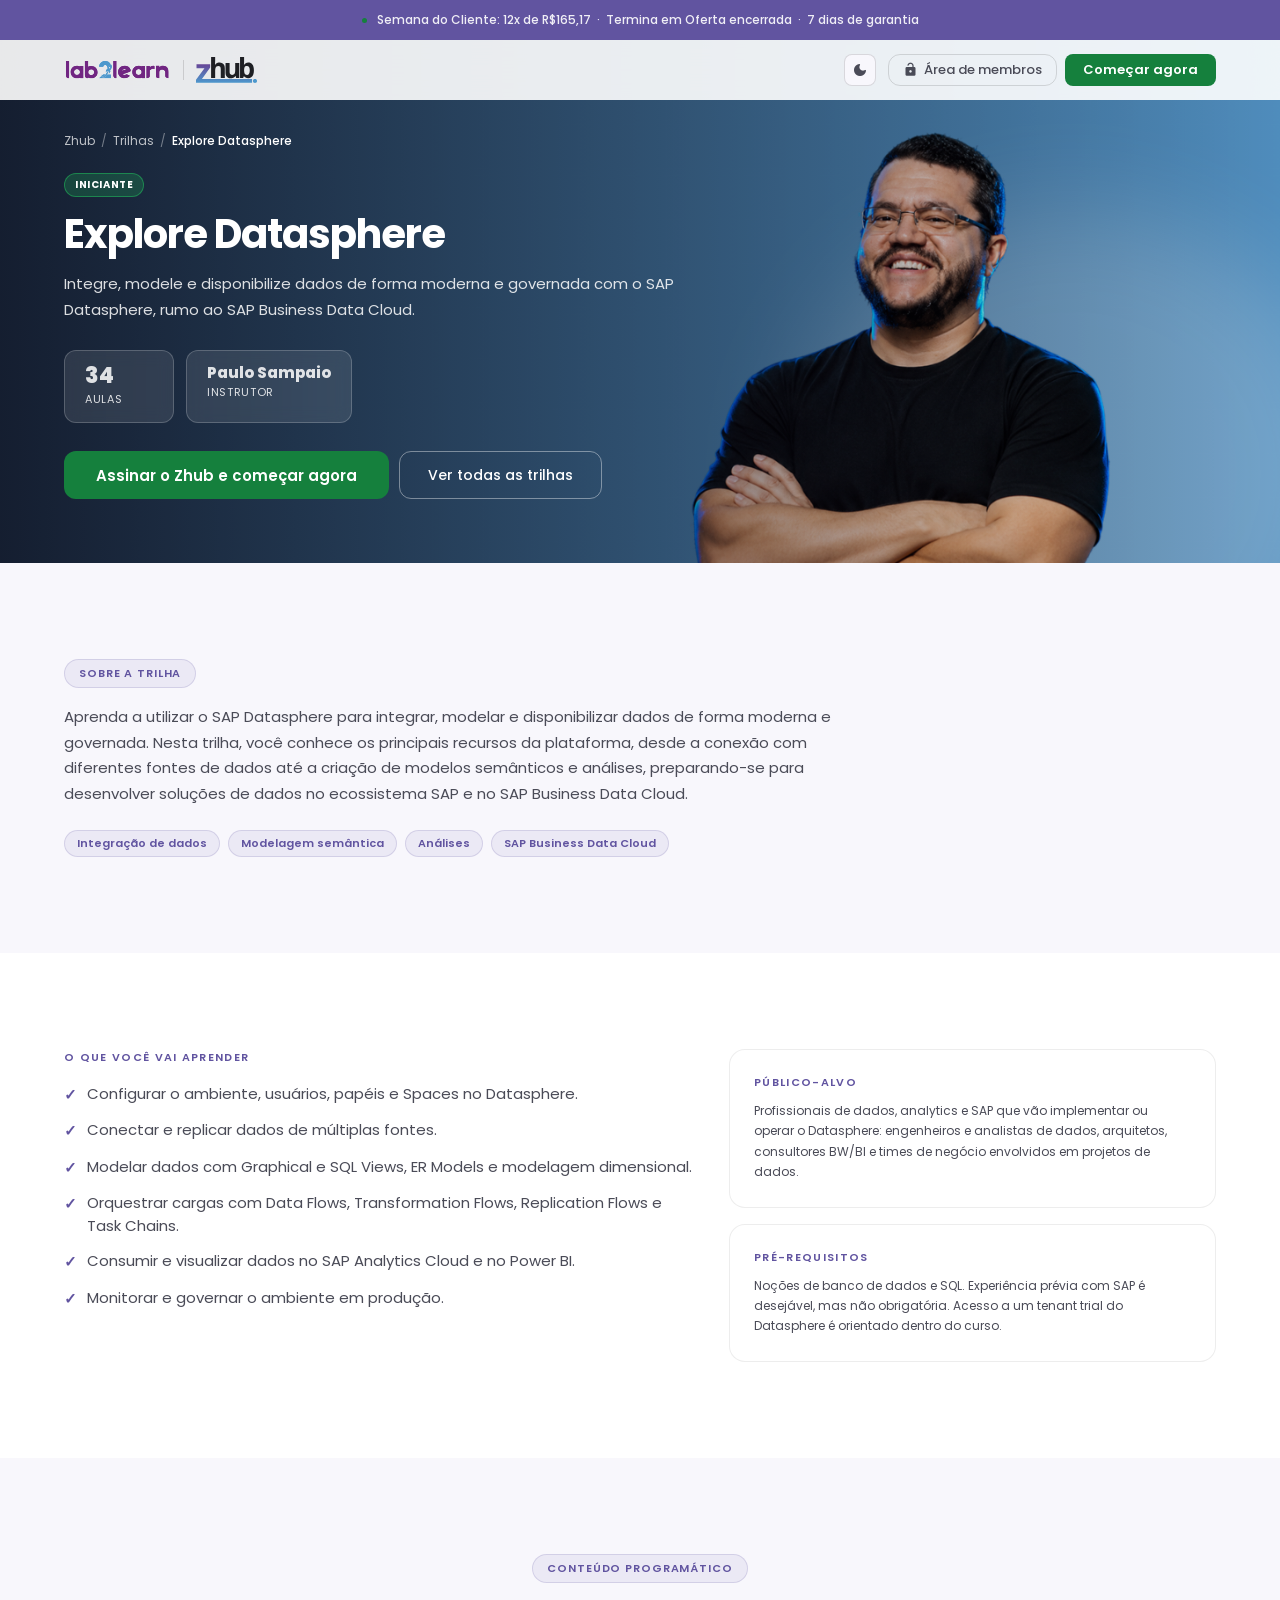
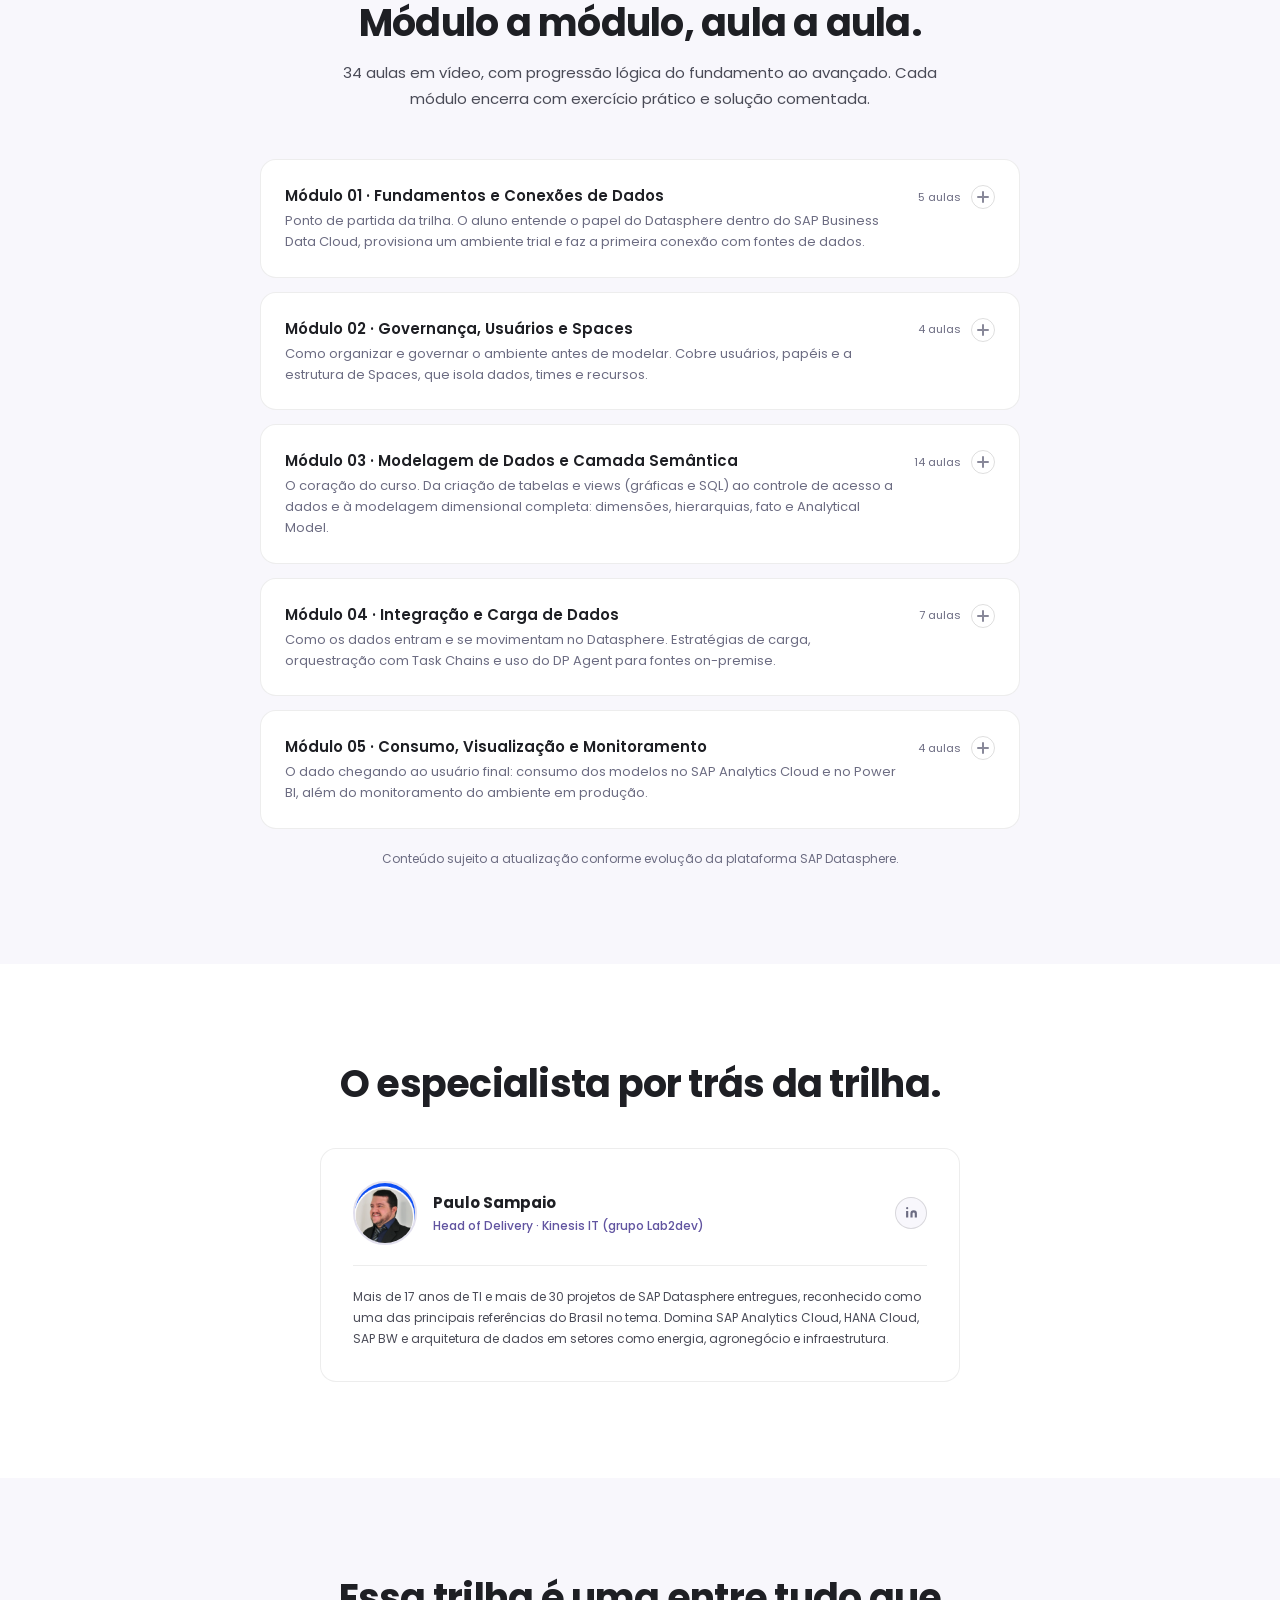
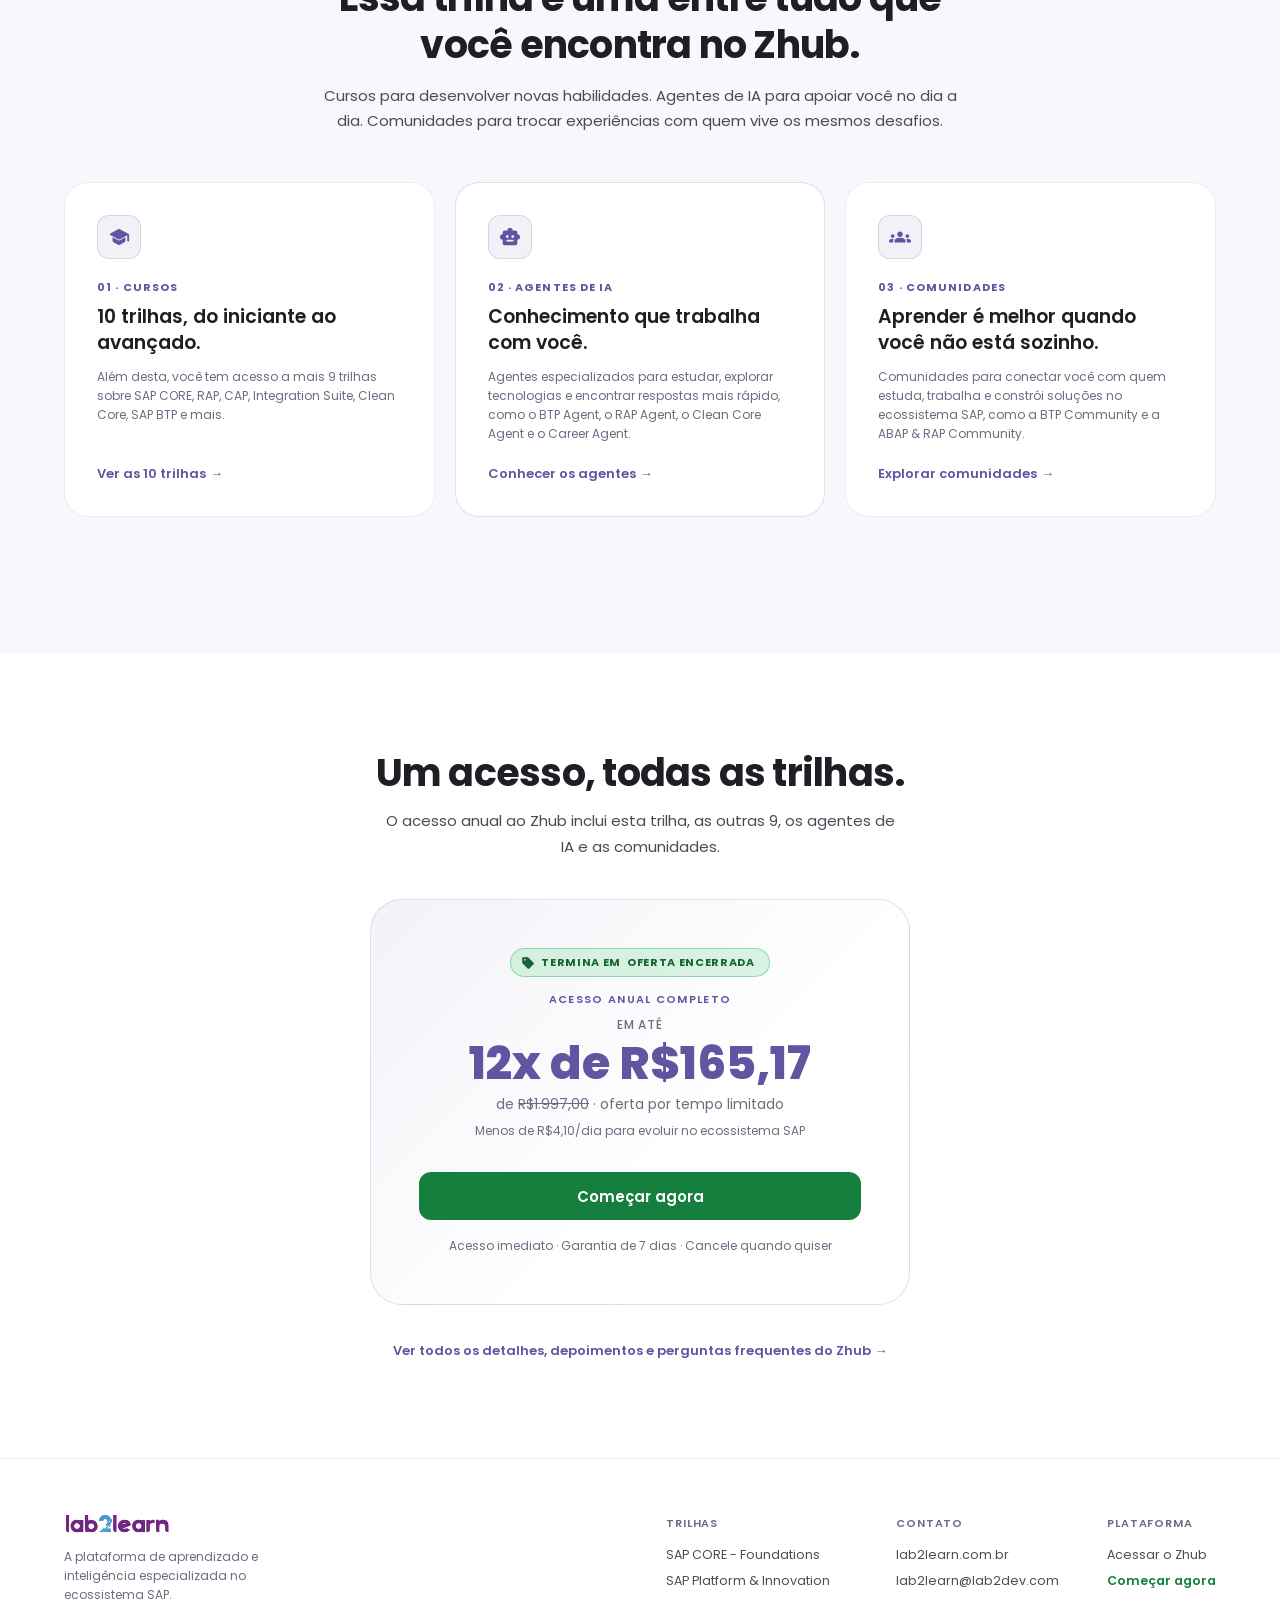
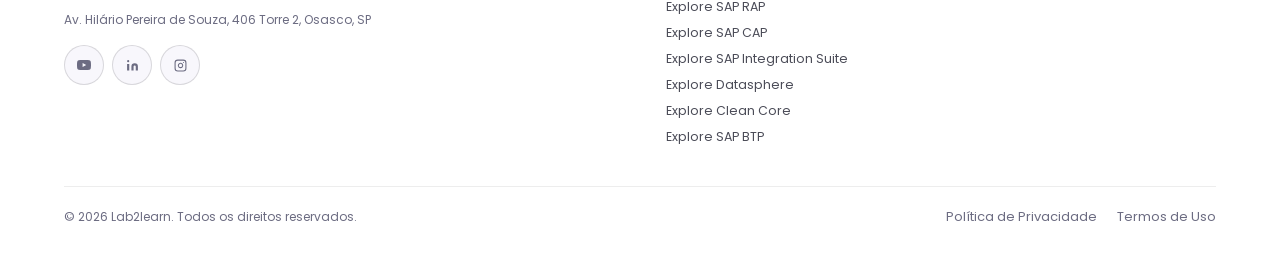
<file: cursos/explore-datasphere.html>
<!DOCTYPE html>
<html lang="pt-BR" data-theme="light">
<head>
  <meta charset="UTF-8">
  <meta name="viewport" content="width=device-width, initial-scale=1.0">
  <title>Explore Datasphere | Curso SAP | Zhub</title>
  <link rel="icon" type="image/svg+xml" href="../assets/favicon.svg">
  <meta name="description" content="Curso Explore Datasphere no Zhub: integração, modelagem semântica e análises com o SAP Datasphere rumo ao SAP Business Data Cloud. 34 aulas em vídeo.">
  <meta name="robots" content="index, follow">
  <meta name="theme-color" content="#6154A0">
  <link rel="canonical" href="https://zhub.lab2learn.com.br/cursos/explore-datasphere.html">

  <!-- Open Graph -->
  <meta property="og:type" content="website">
  <meta property="og:site_name" content="Zhub">
  <meta property="og:locale" content="pt_BR">
  <meta property="og:url" content="https://zhub.lab2learn.com.br/cursos/explore-datasphere.html">
  <meta property="og:title" content="Explore Datasphere | Curso SAP | Zhub">
  <meta property="og:description" content="Integração, modelagem semântica e análises com o SAP Datasphere rumo ao SAP Business Data Cloud. 34 aulas, com Paulo Sampaio.">
  <meta property="og:image" content="https://zhub.lab2learn.com.br/assets/capa%20dos%20cursos/Datasphere.png">

  <!-- Twitter Card -->
  <meta name="twitter:card" content="summary_large_image">
  <meta name="twitter:title" content="Explore Datasphere | Curso SAP | Zhub">
  <meta name="twitter:description" content="Integração, modelagem semântica e análises com o SAP Datasphere rumo ao SAP Business Data Cloud. 34 aulas, com Paulo Sampaio.">
  <meta name="twitter:image" content="https://zhub.lab2learn.com.br/assets/capa%20dos%20cursos/Datasphere.png">

  <link rel="preconnect" href="https://fonts.googleapis.com">
  <link rel="preconnect" href="https://fonts.gstatic.com" crossorigin>
  <link href="https://fonts.googleapis.com/css2?family=Poppins:wght@300;400;500;600;700;800;900&display=swap" rel="stylesheet">
  <link href="https://fonts.googleapis.com/css2?family=Material+Symbols+Rounded:opsz,wght,FILL,GRAD@24,400,1,0" rel="stylesheet">
  <link rel="stylesheet" href="../assets/zhub.css">

  <script type="application/ld+json">
  {
    "@context": "https://schema.org",
    "@type": "Course",
    "name": "Explore Datasphere",
    "description": "Curso Explore Datasphere no Zhub: integração, modelagem semântica e análises com o SAP Datasphere rumo ao SAP Business Data Cloud. 34 aulas em vídeo.",
    "provider": {
      "@type": "EducationalOrganization",
      "name": "Zhub",
      "sameAs": "https://zhub.lab2learn.com.br/"
    },
    "url": "https://zhub.lab2learn.com.br/cursos/explore-datasphere.html",
    "image": "https://zhub.lab2learn.com.br/assets/capa%20dos%20cursos/Datasphere.png",
    "inLanguage": "pt-BR",
    "instructor": {
      "@type": "Person",
      "name": "Paulo Sampaio"
    },
    "offers": {
      "@type": "Offer",
      "category": "subscription",
      "price": "1997.00",
      "priceCurrency": "BRL",
      "availability": "https://schema.org/InStock",
      "url": "https://zhub.lab2learn.com.br/checkout"
    }
  }
  </script>
  <script type="application/ld+json">
  {
    "@context": "https://schema.org",
    "@type": "BreadcrumbList",
    "itemListElement": [
      {"@type":"ListItem","position":1,"name":"Zhub","item":"https://zhub.lab2learn.com.br/"},
      {"@type":"ListItem","position":2,"name":"Trilhas","item":"https://zhub.lab2learn.com.br/#trilhas"},
      {"@type":"ListItem","position":3,"name":"Explore Datasphere","item":"https://zhub.lab2learn.com.br/cursos/explore-datasphere.html"}
    ]
  }
  </script>
</head>
<body>
<div id="theme-flash" style="background:var(--purple);"></div>

<div id="abar">
  <span class="ab-dot"></span>
  <span class="ab">Semana do Cliente: 12x de R$165,17 &nbsp;·&nbsp; Termina em <span class="promo-countdown">15/09</span> &nbsp;·&nbsp; 7 dias de garantia</span>
</div>

<nav>
  <a href="../index.html" class="nav-logo">
    <img src="../assets/logos/Logo Horizontal Lab2learn - Fundo Claro.svg" alt="Lab2learn" id="logo-l" style="height:18px;">
    <img src="../assets/logos/Logo Horizontal Lab2learn - Fundo Escuro.svg" alt="Lab2learn" id="logo-d" style="height:18px;display:none;">
    <span class="nav-sep"></span>
    <img src="../assets/logos/Logo Zhub.svg" alt="Zhub" id="zhub-logo-l" style="height:26px;">
    <img src="../assets/logos/zhub modo escuro.png" alt="Zhub" id="zhub-logo-d" style="height:26px;display:none;">
  </a>
  <div class="nav-r">
    <button id="theme-btn" aria-label="Alternar tema">
      <span class="material-symbols-rounded" id="theme-icon">dark_mode</span>
    </button>
    <div class="nav-cta-wrap" style="gap:8px;">
      <a href="https://zhub.lab2learn.com.br/login" class="btn-outline" style="height:32px;padding:0 14px;font-size:13px;display:inline-flex;align-items:center;gap:6px;"><span class="material-symbols-rounded" style="font-size:15px;">lock_open</span>Área de membros</a>
      <a href="https://zhub.lab2learn.com.br/checkout" class="btn-green">Começar agora</a>
    </div>
  </div>
</nav>

<section class="bg-1 sec page-start course-hero fam-blue">
  <img src="../assets/capa dos cursos/Datasphere.png" alt="Explore Datasphere" class="hero-bg hero-bg-light">
  <img src="../assets/capa dos cursos/Modo escuro/Datasphere.png" alt="Explore Datasphere" class="hero-bg hero-bg-dark">
  <div class="hero-overlay"></div>
  <div class="wrap">
    <div class="crumb anim">
      <a href="../index.html">Zhub</a><span class="sep">/</span><a href="../index.html#trilhas">Trilhas</a><span class="sep">/</span><span class="cur">Explore Datasphere</span>
    </div>

    <span class="trilha-level lv-ini anim d1">Iniciante</span>
    <h1 class="t-d anim d1" style="max-width:760px;margin-bottom:14px;">Explore Datasphere</h1>
    <p class="t-lg anim d2" style="color:var(--t2);max-width:640px;margin-bottom:28px;">Integre, modele e disponibilize dados de forma moderna e governada com o SAP Datasphere, rumo ao SAP Business Data Cloud.</p>

    <div class="stat-row anim d3" style="margin-bottom:28px;">
      <div class="stat-tile"><p class="n">34</p><p class="l">Aulas</p></div>
      <div class="stat-tile"><p class="n" style="font-size:15px;">Paulo Sampaio</p><p class="l">Instrutor</p></div>
    </div>

    <div class="anim d4" style="display:flex;flex-wrap:wrap;gap:10px;">
      <a href="https://zhub.lab2learn.com.br/checkout" class="btn-green btn-green-lg">Assinar o Zhub e começar agora</a>
      <a href="../index.html#trilhas" class="btn-outline">Ver todas as trilhas</a>
    </div>
  </div>
</section>

<section class="bg-2 sec">
  <div class="wrap">
    <div style="max-width:820px;" class="anim">
      <div class="chip" style="display:inline-flex;margin-bottom:16px;">Sobre a trilha</div>
      <p class="t-lg" style="color:var(--t2);margin-bottom:24px;">Aprenda a utilizar o SAP Datasphere para integrar, modelar e disponibilizar dados de forma moderna e governada. Nesta trilha, você conhece os principais recursos da plataforma, desde a conexão com diferentes fontes de dados até a criação de modelos semânticos e análises, preparando-se para desenvolver soluções de dados no ecossistema SAP e no SAP Business Data Cloud.</p>
      <div style="display:flex;flex-wrap:wrap;gap:8px;">
        <span class="pillar-tag">Integração de dados</span><span class="pillar-tag">Modelagem semântica</span><span class="pillar-tag">Análises</span><span class="pillar-tag">SAP Business Data Cloud</span>
      </div>
    </div>
  </div>
</section>

<section class="bg-1 sec">
  <div class="wrap">
    <div class="obj-grid">
      <div class="anim">
        <p class="t-label" style="margin-bottom:16px;">O que você vai aprender</p>
        <ul class="ck-list">
          <li><span class="ck">✓</span>Configurar o ambiente, usuários, papéis e Spaces no Datasphere.</li>
          <li><span class="ck">✓</span>Conectar e replicar dados de múltiplas fontes.</li>
          <li><span class="ck">✓</span>Modelar dados com Graphical e SQL Views, ER Models e modelagem dimensional.</li>
          <li><span class="ck">✓</span>Orquestrar cargas com Data Flows, Transformation Flows, Replication Flows e Task Chains.</li>
          <li><span class="ck">✓</span>Consumir e visualizar dados no SAP Analytics Cloud e no Power BI.</li>
          <li><span class="ck">✓</span>Monitorar e governar o ambiente em produção.</li>
        </ul>
      </div>
      <div class="anim d2" style="display:flex;flex-direction:column;gap:16px;">
        <div class="info-card">
          <p class="t-label" style="margin-bottom:10px;">Público-alvo</p>
          <p class="t-sm" style="color:var(--t2);line-height:1.7;">Profissionais de dados, analytics e SAP que vão implementar ou operar o Datasphere: engenheiros e analistas de dados, arquitetos, consultores BW/BI e times de negócio envolvidos em projetos de dados.</p>
        </div>
        <div class="info-card">
          <p class="t-label" style="margin-bottom:10px;">Pré-requisitos</p>
          <p class="t-sm" style="color:var(--t2);line-height:1.7;">Noções de banco de dados e SQL. Experiência prévia com SAP é desejável, mas não obrigatória. Acesso a um tenant trial do Datasphere é orientado dentro do curso.</p>
        </div>
      </div>
    </div>
  </div>
</section>

<section class="bg-2 sec">
  <div class="wrap">
    <div style="text-align:center;max-width:640px;margin:0 auto 48px;" class="anim">
      <div class="chip" style="display:inline-flex;margin-bottom:16px;">Conteúdo programático</div>
      <h2 class="t-h2" style="margin-bottom:14px;">Módulo a módulo, aula a aula.</h2>
      <p class="t-lg" style="color:var(--t2);">34 aulas em vídeo, com progressão lógica do fundamento ao avançado. Cada módulo encerra com exercício prático e solução comentada.</p>
    </div>
    <div style="max-width:760px;margin:0 auto;" class="anim d1">
      <details class="module-card">
        <summary>
          <div class="module-head">
            <p class="module-title">Módulo 01 · Fundamentos e Conexões de Dados</p>
            <p class="module-obj">Ponto de partida da trilha. O aluno entende o papel do Datasphere dentro do SAP Business Data Cloud, provisiona um ambiente trial e faz a primeira conexão com fontes de dados.</p>
          </div>
          <div class="module-meta">
            <span class="module-count">5 aulas</span>
            <span class="module-chevron"><svg width="12" height="12" viewBox="0 0 12 12" fill="none"><path d="M6 1V11M1 6H11" stroke="#888899" stroke-width="2" stroke-linecap="round"/></svg></span>
          </div>
        </summary>
        <ul class="module-lessons">
          <li><span class="lnum">1.1</span><span class="ltitle">Comece por aqui!</span><span class="ldur">49:41</span></li>
          <li><span class="lnum">1.2</span><span class="ltitle">Datasphere Overview</span><span class="ldur">38:43</span></li>
          <li><span class="lnum">1.3</span><span class="ltitle">Gerando Datasphere Trial</span><span class="ldur">05:41</span></li>
          <li><span class="lnum">1.4</span><span class="ltitle">Fontes de Dados e Conexões</span><span class="ldur">14:51</span></li>
          <li><span class="lnum">1.5</span><span class="ltitle">Exercício 1: Tabelas (Solução)</span><span class="ldur">18:22</span></li>
        </ul>
      </details>
      <details class="module-card">
        <summary>
          <div class="module-head">
            <p class="module-title">Módulo 02 · Governança, Usuários e Spaces</p>
            <p class="module-obj">Como organizar e governar o ambiente antes de modelar. Cobre usuários, papéis e a estrutura de Spaces, que isola dados, times e recursos.</p>
          </div>
          <div class="module-meta">
            <span class="module-count">4 aulas</span>
            <span class="module-chevron"><svg width="12" height="12" viewBox="0 0 12 12" fill="none"><path d="M6 1V11M1 6H11" stroke="#888899" stroke-width="2" stroke-linecap="round"/></svg></span>
          </div>
        </summary>
        <ul class="module-lessons">
          <li><span class="lnum">2.1</span><span class="ltitle">User and Roles</span><span class="ldur">12:50</span></li>
          <li><span class="lnum">2.2.1</span><span class="ltitle">Spaces (Parte 1)</span><span class="ldur">23:21</span></li>
          <li><span class="lnum">2.2.2</span><span class="ltitle">Spaces (Parte 2)</span><span class="ldur">25:56</span></li>
          <li><span class="lnum">2.3</span><span class="ltitle">Exercício 2: Views (Solução)</span><span class="ldur">14:58</span></li>
        </ul>
      </details>
      <details class="module-card">
        <summary>
          <div class="module-head">
            <p class="module-title">Módulo 03 · Modelagem de Dados e Camada Semântica</p>
            <p class="module-obj">O coração do curso. Da criação de tabelas e views (gráficas e SQL) ao controle de acesso a dados e à modelagem dimensional completa: dimensões, hierarquias, fato e Analytical Model.</p>
          </div>
          <div class="module-meta">
            <span class="module-count">14 aulas</span>
            <span class="module-chevron"><svg width="12" height="12" viewBox="0 0 12 12" fill="none"><path d="M6 1V11M1 6H11" stroke="#888899" stroke-width="2" stroke-linecap="round"/></svg></span>
          </div>
        </summary>
        <ul class="module-lessons">
          <li><span class="lnum">3.1</span><span class="ltitle">Tabelas</span><span class="ldur">33:55</span></li>
          <li><span class="lnum">3.2.1</span><span class="ltitle">Views (Parte 1): Graphical Views</span><span class="ldur">39:47</span></li>
          <li><span class="lnum">3.2.2</span><span class="ltitle">Views (Parte 2): SQL Views</span><span class="ldur">29:35</span></li>
          <li><span class="lnum">3.3</span><span class="ltitle">Data Access Control</span><span class="ldur">28:38</span></li>
          <li><span class="lnum">3.4</span><span class="ltitle">ER Models</span><span class="ldur">11:08</span></li>
          <li><span class="lnum">3.5</span><span class="ltitle">Intelligent Lookup</span><span class="ldur">26:48</span></li>
          <li><span class="lnum">3.6.1</span><span class="ltitle">Modelagem Dimensional (1): Introdução</span><span class="ldur">14:29</span></li>
          <li><span class="lnum">3.6.2</span><span class="ltitle">Modelagem Dimensional (2): Textos</span><span class="ldur">14:38</span></li>
          <li><span class="lnum">3.6.3</span><span class="ltitle">Modelagem Dimensional (3): Dimensões</span><span class="ldur">10:38</span></li>
          <li><span class="lnum">3.6.4</span><span class="ltitle">Modelagem Dimensional (4): Hierarquias</span><span class="ldur">32:24</span></li>
          <li><span class="lnum">3.6.5</span><span class="ltitle">Modelagem Dimensional (5): Fato</span><span class="ldur">11:44</span></li>
          <li><span class="lnum">3.6.6</span><span class="ltitle">Modelagem Dimensional (6): Analytical Model</span><span class="ldur">53:44</span></li>
          <li><span class="lnum">3.6.7</span><span class="ltitle">Modelagem Dimensional (7): Business Builder</span><span class="ldur">31:29</span></li>
          <li><span class="lnum">3.7</span><span class="ltitle">Exercício 3: ER Model (Solução)</span><span class="ldur">12:13</span></li>
        </ul>
      </details>
      <details class="module-card">
        <summary>
          <div class="module-head">
            <p class="module-title">Módulo 04 · Integração e Carga de Dados</p>
            <p class="module-obj">Como os dados entram e se movimentam no Datasphere. Estratégias de carga, orquestração com Task Chains e uso do DP Agent para fontes on-premise.</p>
          </div>
          <div class="module-meta">
            <span class="module-count">7 aulas</span>
            <span class="module-chevron"><svg width="12" height="12" viewBox="0 0 12 12" fill="none"><path d="M6 1V11M1 6H11" stroke="#888899" stroke-width="2" stroke-linecap="round"/></svg></span>
          </div>
        </summary>
        <ul class="module-lessons">
          <li><span class="lnum">4.1</span><span class="ltitle">Data Loads: Introdução</span><span class="ldur">06:17</span></li>
          <li><span class="lnum">4.2</span><span class="ltitle">Data Loads: Snapshots</span><span class="ldur">37:12</span></li>
          <li><span class="lnum">4.3</span><span class="ltitle">Data Loads: Transformation Flows</span><span class="ldur">19:59</span></li>
          <li><span class="lnum">4.4</span><span class="ltitle">Data Loads: Data Flows</span><span class="ldur">31:22</span></li>
          <li><span class="lnum">4.5</span><span class="ltitle">Data Loads: Task Chain</span><span class="ldur">17:21</span></li>
          <li><span class="lnum">4.6</span><span class="ltitle">Data Loads: Replication Flows</span><span class="ldur">1:03:01</span></li>
          <li><span class="lnum">4.7</span><span class="ltitle">Data Loads: DP Agent</span><span class="ldur">17:08</span></li>
        </ul>
      </details>
      <details class="module-card">
        <summary>
          <div class="module-head">
            <p class="module-title">Módulo 05 · Consumo, Visualização e Monitoramento</p>
            <p class="module-obj">O dado chegando ao usuário final: consumo dos modelos no SAP Analytics Cloud e no Power BI, além do monitoramento do ambiente em produção.</p>
          </div>
          <div class="module-meta">
            <span class="module-count">4 aulas</span>
            <span class="module-chevron"><svg width="12" height="12" viewBox="0 0 12 12" fill="none"><path d="M6 1V11M1 6H11" stroke="#888899" stroke-width="2" stroke-linecap="round"/></svg></span>
          </div>
        </summary>
        <ul class="module-lessons">
          <li><span class="lnum">5.1</span><span class="ltitle">Visualização dos Dados no SAC</span><span class="ldur">32:33</span></li>
          <li><span class="lnum">5.2</span><span class="ltitle">Visualização dos Dados no Power BI</span><span class="ldur">35:46</span></li>
          <li><span class="lnum">5.3</span><span class="ltitle">Monitoramento</span><span class="ldur">43:44</span></li>
          <li><span class="lnum">5.4</span><span class="ltitle">Exercício 5: Modelagem Dimensional</span><span class="ldur">1:01:12</span></li>
        </ul>
      </details>
      <p class="t-sm" style="color:var(--t3);text-align:center;margin-top:20px;">Conteúdo sujeito a atualização conforme evolução da plataforma SAP Datasphere.</p>
    </div>
  </div>
</section>

<section class="bg-1 sec">
  <div class="wrap">
    <div style="text-align:center;margin-bottom:40px;" class="anim">
      <h2 class="t-h2">O especialista por trás da trilha.</h2>
    </div>
    <div class="card anim d1" style="padding:32px;max-width:640px;margin:0 auto;">
      <div style="display:flex;align-items:center;gap:16px;margin-bottom:20px;">
        <img src="../assets/experts/Paulo Sampaio.png" alt="Paulo Sampaio" loading="lazy" style="width:64px;height:64px;border-radius:50%;object-fit:cover;object-position:top;border:2px solid var(--pborder);flex-shrink:0;">
        <div>
          <p style="font-size:15px;font-weight:700;color:var(--t1);margin-bottom:2px;">Paulo Sampaio</p>
          <p class="t-sm" style="color:var(--purple);font-weight:500;">Head of Delivery · Kinesis IT (grupo Lab2dev)</p>
        </div>
        <a href="https://www.linkedin.com/in/paulo-sampaio-aab28927/" target="_blank" rel="noopener" aria-label="LinkedIn de Paulo Sampaio" style="width:32px;height:32px;border-radius:50%;background:var(--bg-2);border:1px solid var(--border-2);display:flex;align-items:center;justify-content:center;flex-shrink:0;margin-left:auto;transition:border-color .2s;" onmouseover="this.style.borderColor='var(--purple)'" onmouseout="this.style.borderColor='var(--border-2)'">
          <svg width="13" height="13" viewBox="0 0 24 24" fill="var(--t3)"><path d="M16 8a6 6 0 0 1 6 6v7h-4v-7a2 2 0 0 0-2-2 2 2 0 0 0-2 2v7h-4v-7a6 6 0 0 1 6-6zM2 9h4v12H2z"/><circle cx="4" cy="4" r="2"/></svg>
        </a>
      </div>
      <div class="div" style="margin-bottom:20px;"></div>
      <p class="t-sm" style="color:var(--t2);line-height:1.75;">Mais de 17 anos de TI e mais de 30 projetos de SAP Datasphere entregues, reconhecido como uma das principais referências do Brasil no tema. Domina SAP Analytics Cloud, HANA Cloud, SAP BW e arquitetura de dados em setores como energia, agronegócio e infraestrutura.</p>
    </div>
  </div>
</section>

<section class="bg-2 sec">
  <div class="wrap">
    <div style="text-align:center;max-width:640px;margin:0 auto 48px;" class="anim">
      <h2 class="t-h2" style="margin-bottom:14px;">Essa trilha é uma entre tudo que você encontra no Zhub.</h2>
      <p class="t-lg" style="color:var(--t2);">Cursos para desenvolver novas habilidades. Agentes de IA para apoiar você no dia a dia. Comunidades para trocar experiências com quem vive os mesmos desafios.</p>
    </div>

    <div class="pillar-grid" style="margin-bottom:40px;">

      <div class="pillar-card anim d1">
        <div class="pillar-icon"><span class="material-symbols-rounded">school</span></div>
        <p class="pillar-num">01 · Cursos</p>
        <h3 class="t-h3" style="margin-bottom:10px;font-size:19px;">10 trilhas, do iniciante ao avançado.</h3>
        <p class="t-sm" style="color:var(--t3);margin-bottom:20px;">Além desta, você tem acesso a mais 9 trilhas sobre SAP CORE, RAP, CAP, Integration Suite, Clean Core, SAP BTP e mais.</p>
        <a href="../index.html#trilhas" class="trilha-more" style="margin-top:auto;">Ver as 10 trilhas <span aria-hidden="true">→</span></a>
      </div>

      <div class="pillar-card card-purple anim d2">
        <div class="pillar-icon"><span class="material-symbols-rounded">smart_toy</span></div>
        <p class="pillar-num">02 · Agentes de IA</p>
        <h3 class="t-h3" style="margin-bottom:10px;font-size:19px;">Conhecimento que trabalha com você.</h3>
        <p class="t-sm" style="color:var(--t3);margin-bottom:20px;">Agentes especializados para estudar, explorar tecnologias e encontrar respostas mais rápido, como o BTP Agent, o RAP Agent, o Clean Core Agent e o Career Agent.</p>
        <a href="../index.html#zhub" class="trilha-more" style="margin-top:auto;">Conhecer os agentes <span aria-hidden="true">→</span></a>
      </div>

      <div class="pillar-card anim d3">
        <div class="pillar-icon"><span class="material-symbols-rounded">groups</span></div>
        <p class="pillar-num">03 · Comunidades</p>
        <h3 class="t-h3" style="margin-bottom:10px;font-size:19px;">Aprender é melhor quando você não está sozinho.</h3>
        <p class="t-sm" style="color:var(--t3);margin-bottom:20px;">Comunidades para conectar você com quem estuda, trabalha e constrói soluções no ecossistema SAP, como a BTP Community e a ABAP & RAP Community.</p>
        <a href="../index.html#zhub" class="trilha-more" style="margin-top:auto;">Explorar comunidades <span aria-hidden="true">→</span></a>
      </div>

    </div>
  </div>
</section>

<section class="bg-1 sec">
  <div class="wrap">
    <div style="text-align:center;margin-bottom:40px;" class="anim">
      <h2 class="t-h2" style="margin-bottom:12px;">Um acesso, todas as trilhas.</h2>
      <p class="t-lg" style="color:var(--t2);max-width:520px;margin:0 auto;">O acesso anual ao Zhub inclui esta trilha, as outras 9, os agentes de IA e as comunidades.</p>
    </div>
    <div class="price-box anim d1" style="margin-bottom:32px;">
      <div style="text-align:center;">
        <div class="chip-deal" style="margin-bottom:14px;"><span class="material-symbols-rounded">sell</span>Termina em <span class="promo-countdown">15/09</span></div>
        <p class="t-label" style="margin-bottom:8px;">Acesso anual completo</p>
        <p style="font-size:12px;font-weight:500;color:var(--t3);text-transform:uppercase;letter-spacing:.08em;margin-bottom:6px;">em até</p>
        <p style="font-size:clamp(30px,5vw,46px);font-weight:800;color:var(--purple);line-height:1;margin-bottom:8px;">12x de R$165,17</p>
        <p style="font-size:14px;color:var(--t3);margin-bottom:6px;">de <s style="color:var(--t3);">R$1.997,00</s> · oferta por tempo limitado</p>
        <p class="t-sm" style="color:var(--t3);margin-bottom:32px;">Menos de R$4,10/dia para evoluir no ecossistema SAP</p>
        <a href="https://zhub.lab2learn.com.br/checkout" class="btn-green btn-green-lg" style="width:100%;justify-content:center;margin-bottom:16px;">Começar agora</a>
        <p class="t-sm" style="color:var(--t3);">Acesso imediato · Garantia de 7 dias · Cancele quando quiser</p>
      </div>
    </div>
    <div class="anim d2" style="text-align:center;">
      <a href="../index.html#oferta" class="trilha-more">Ver todos os detalhes, depoimentos e perguntas frequentes do Zhub <span aria-hidden="true">→</span></a>
    </div>
  </div>
</section>

<footer style="background:var(--bg);border-top:1px solid var(--border);padding:56px 0 32px;">
  <div class="wrap">
    <div class="footer-grid">
      <div>
        <img src="../assets/logos/Logo Horizontal Lab2learn - Fundo Claro.svg" alt="Lab2learn" id="footer-logo-l" style="height:18px;margin-bottom:14px;display:block;">
        <img src="../assets/logos/Logo Horizontal Lab2learn - Fundo Escuro.svg" alt="Lab2learn" id="footer-logo-d" style="height:18px;margin-bottom:14px;display:none;">
        <p class="t-sm footer-muted" style="color:var(--t3);max-width:260px;margin-bottom:6px;">A plataforma de aprendizado e inteligência especializada no ecossistema SAP.</p>
        <p class="t-sm footer-muted" style="color:var(--t3);">Av. Hilário Pereira de Souza, 406 Torre 2, Osasco, SP</p>
        <div style="display:flex;gap:8px;margin-top:16px;">
          <a href="https://www.youtube.com/@lab2learn" target="_blank" style="width:40px;height:40px;border-radius:50%;background:var(--bg-2);border:1px solid var(--border-2);display:flex;align-items:center;justify-content:center;transition:border-color .2s;" onmouseover="this.style.borderColor='var(--purple)'" onmouseout="this.style.borderColor='var(--border-2)'">
            <svg width="14" height="14" viewBox="0 0 24 24" fill="var(--t3)"><path d="M23.5 6.2a3.01 3.01 0 0 0-2.12-2.13C19.54 3.6 12 3.6 12 3.6s-7.54 0-9.38.47A3.01 3.01 0 0 0 .5 6.2C.03 8.05 0 12 0 12s.03 3.95.5 5.8a3.01 3.01 0 0 0 2.12 2.13C4.46 20.4 12 20.4 12 20.4s7.54 0 9.38-.47a3.01 3.01 0 0 0 2.12-2.13c.47-1.85.5-5.8.5-5.8s-.03-3.95-.5-5.8zM9.6 15.6V8.4l6.27 3.6-6.27 3.6z"/></svg>
          </a>
          <a href="https://www.linkedin.com/company/lab2learn" target="_blank" style="width:40px;height:40px;border-radius:50%;background:var(--bg-2);border:1px solid var(--border-2);display:flex;align-items:center;justify-content:center;transition:border-color .2s;" onmouseover="this.style.borderColor='var(--purple)'" onmouseout="this.style.borderColor='var(--border-2)'">
            <svg width="13" height="13" viewBox="0 0 24 24" fill="var(--t3)"><path d="M16 8a6 6 0 0 1 6 6v7h-4v-7a2 2 0 0 0-2-2 2 2 0 0 0-2 2v7h-4v-7a6 6 0 0 1 6-6zM2 9h4v12H2z"/><circle cx="4" cy="4" r="2"/></svg>
          </a>
          <a href="https://www.instagram.com/lab2learn.com.br" target="_blank" style="width:40px;height:40px;border-radius:50%;background:var(--bg-2);border:1px solid var(--border-2);display:flex;align-items:center;justify-content:center;transition:border-color .2s;" onmouseover="this.style.borderColor='var(--purple)'" onmouseout="this.style.borderColor='var(--border-2)'">
            <svg width="13" height="13" viewBox="0 0 24 24" fill="none" stroke="var(--t3)" stroke-width="2" stroke-linecap="round" stroke-linejoin="round"><rect x="2" y="2" width="20" height="20" rx="5" ry="5"/><path d="M16 11.37A4 4 0 1 1 12.63 8 4 4 0 0 1 16 11.37z"/><line x1="17.5" y1="6.5" x2="17.51" y2="6.5"/></svg>
          </a>
        </div>
      </div>
      <div class="footer-cols">
        <div>
          <p class="footer-col-title">Trilhas</p>
          <div class="footer-col-links">
            <a href="sap-core-foundations.html">SAP CORE - Foundations</a>
            <a href="sap-platform-innovation-foundations.html">SAP Platform & Innovation</a>
            <a href="explore-sap-rap.html">Explore SAP RAP</a>
            <a href="explore-sap-cap.html">Explore SAP CAP</a>
            <a href="explore-sap-integration-suite.html">Explore SAP Integration Suite</a>
            <a href="explore-datasphere.html">Explore Datasphere</a>
            <a href="explore-clean-core.html">Explore Clean Core</a>
            <a href="explore-sap-btp.html">Explore SAP BTP</a>
          </div>
        </div>
        <div>
          <p class="footer-col-title">Contato</p>
          <div class="footer-col-links">
            <a href="https://lab2learn.com.br/" target="_blank">lab2learn.com.br</a>
            <a href="mailto:lab2learn@lab2dev.com">lab2learn@lab2dev.com</a>
          </div>
        </div>
        <div>
          <p class="footer-col-title">Plataforma</p>
          <div class="footer-col-links">
            <a href="https://zhub.lab2learn.com.br/agents" target="_blank">Acessar o Zhub</a>
            <a href="https://zhub.lab2learn.com.br/checkout" style="color:var(--green);font-weight:600;">Começar agora</a>
          </div>
        </div>
      </div>
    </div>
    <div class="div" style="margin-bottom:20px;"></div>
    <div style="display:flex;justify-content:space-between;align-items:center;flex-wrap:wrap;gap:12px;">
      <p class="t-sm" style="color:var(--t3);">© 2026 Lab2learn. Todos os direitos reservados.</p>
      <div style="display:flex;gap:20px;">
        <a href="#" style="color:var(--t3);text-decoration:none;font-size:13px;">Política de Privacidade</a>
        <a href="#" style="color:var(--t3);text-decoration:none;font-size:13px;">Termos de Uso</a>
      </div>
    </div>
  </div>
</footer>

<div id="sticky">
  <a href="https://zhub.lab2learn.com.br/checkout" class="btn-green btn-green-lg" style="width:100%;justify-content:center;">Começar agora · 12x de R$165,17</a>
</div>

<button id="back-top" onclick="window.scrollTo({top:0,behavior:'smooth'})" aria-label="Topo">
  <span class="material-symbols-rounded" style="font-size:18px;color:var(--t3);">arrow_upward</span>
</button>

<script>
/* ─── CONTAGEM REGRESSIVA SEMANA DO CLIENTE ─── */
(function(){
  var promoEnd = new Date('2026-09-15T23:59:59-03:00');
  var els = document.querySelectorAll('.promo-countdown');
  if(!els.length) return;
  var timer;
  function pad(n){ return n < 10 ? '0' + n : '' + n; }
  function tick(){
    var diff = promoEnd - new Date();
    var text;
    if(diff <= 0){
      text = 'Oferta encerrada';
      if(timer) clearInterval(timer);
    } else {
      var d = Math.floor(diff / 86400000);
      var h = Math.floor((diff % 86400000) / 3600000);
      var m = Math.floor((diff % 3600000) / 60000);
      var s = Math.floor((diff % 60000) / 1000);
      text = d + 'd ' + pad(h) + 'h ' + pad(m) + 'm ' + pad(s) + 's';
    }
    els.forEach(function(el){ el.textContent = text; });
  }
  tick();
  timer = setInterval(tick, 1000);
})();
</script>

<script src="../assets/zhub.js"></script>
</body>
</html>
</file>
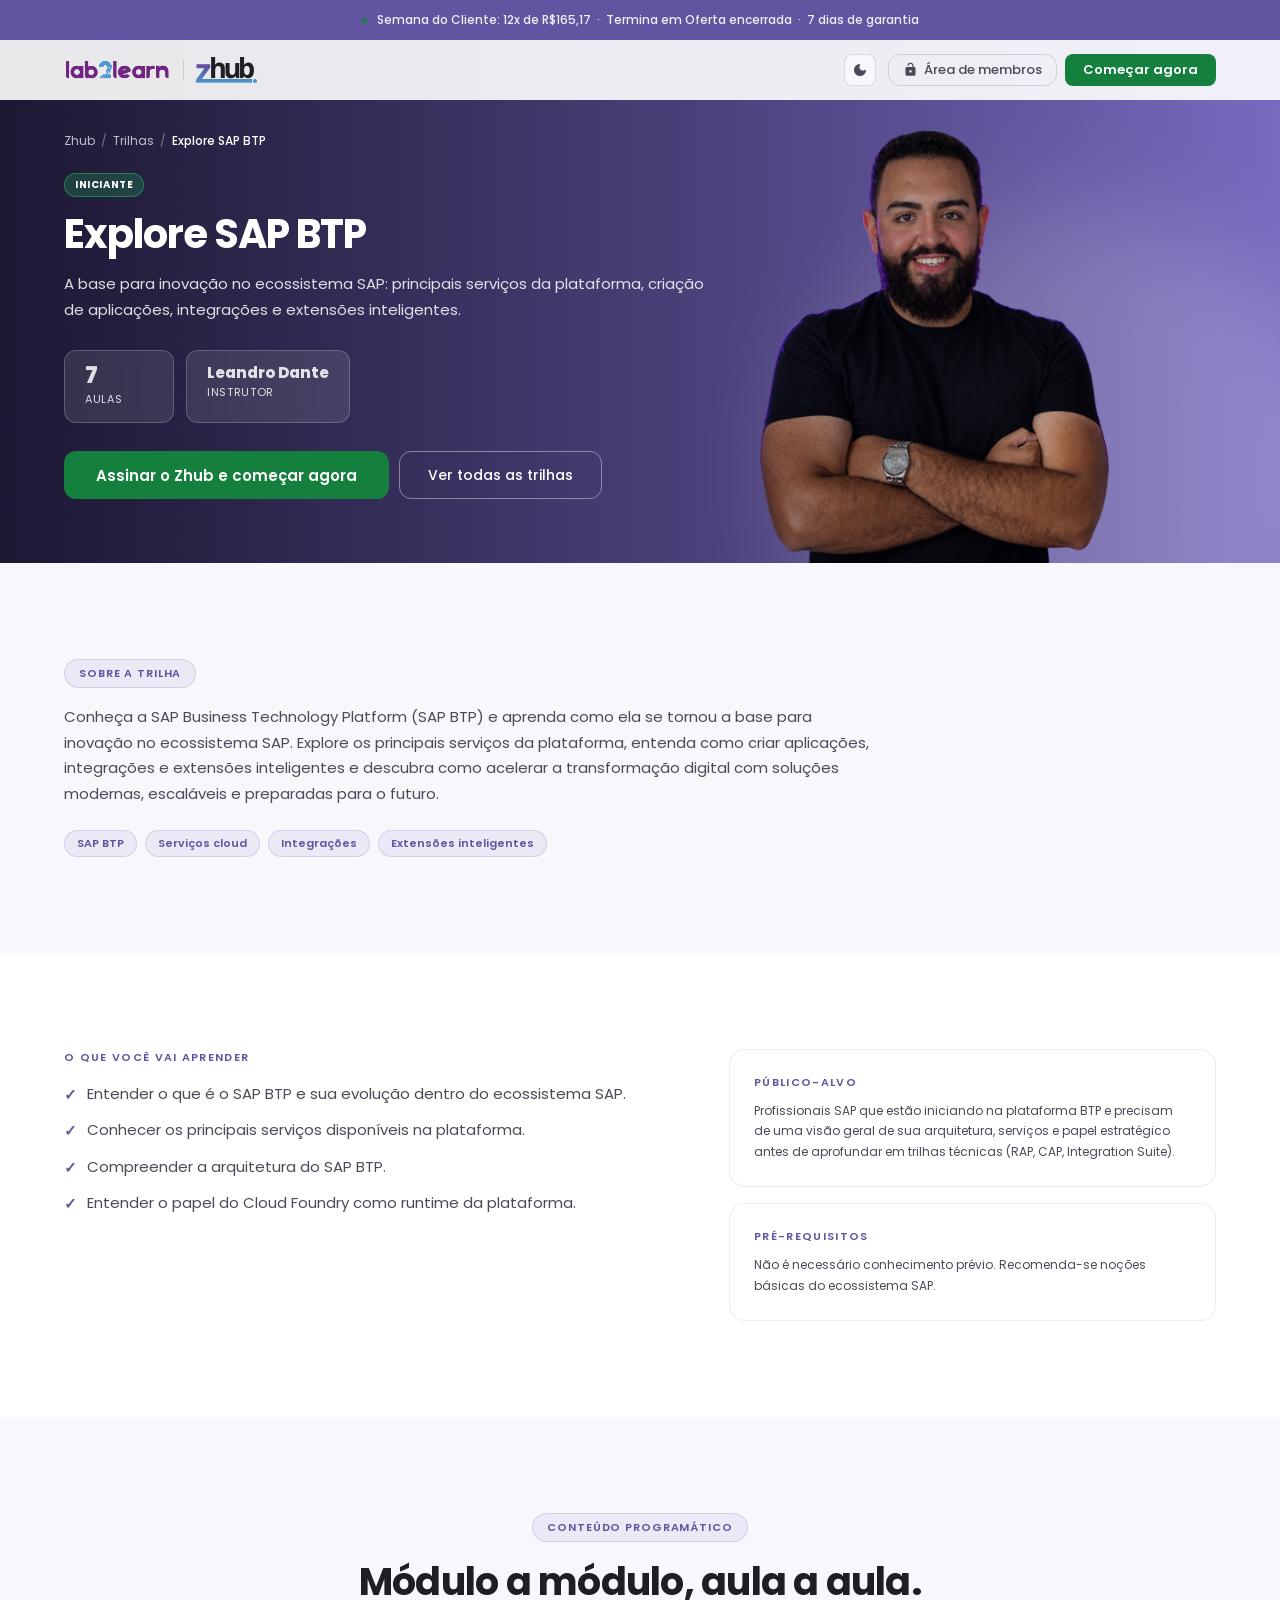
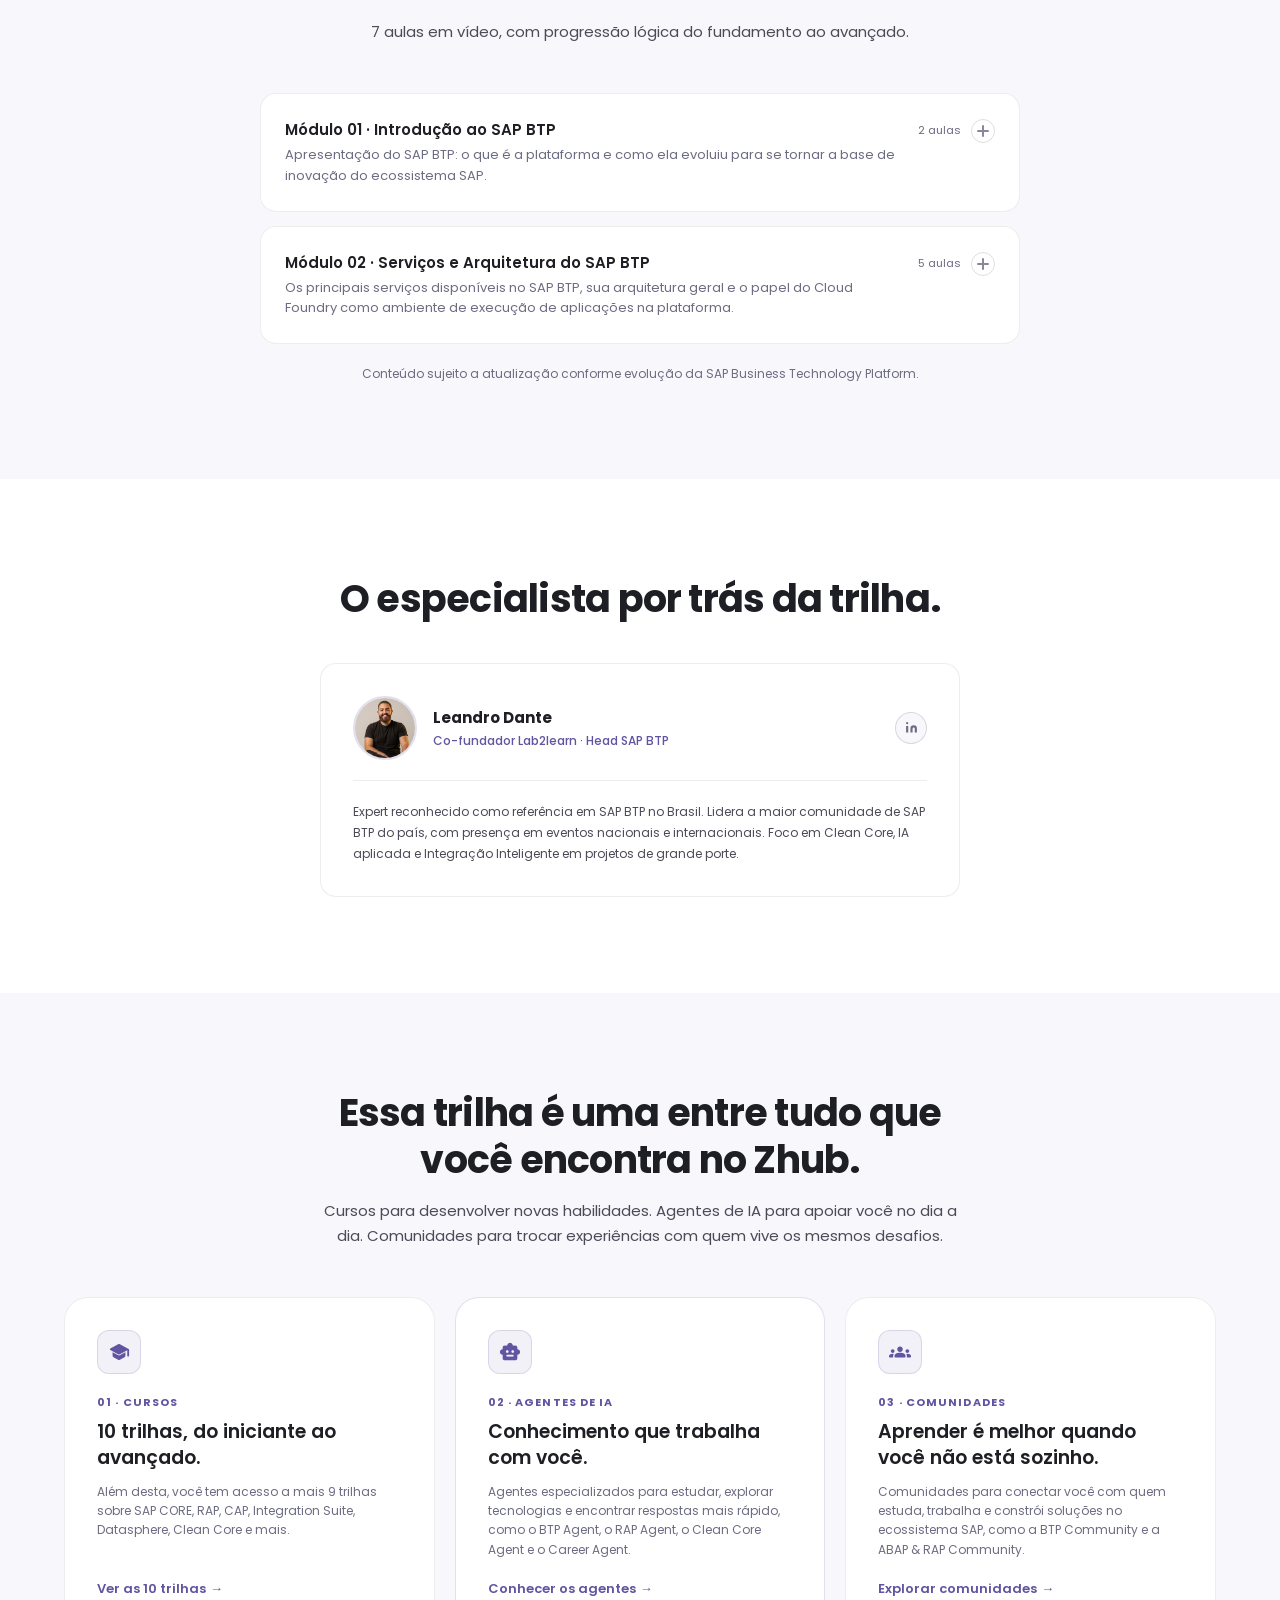
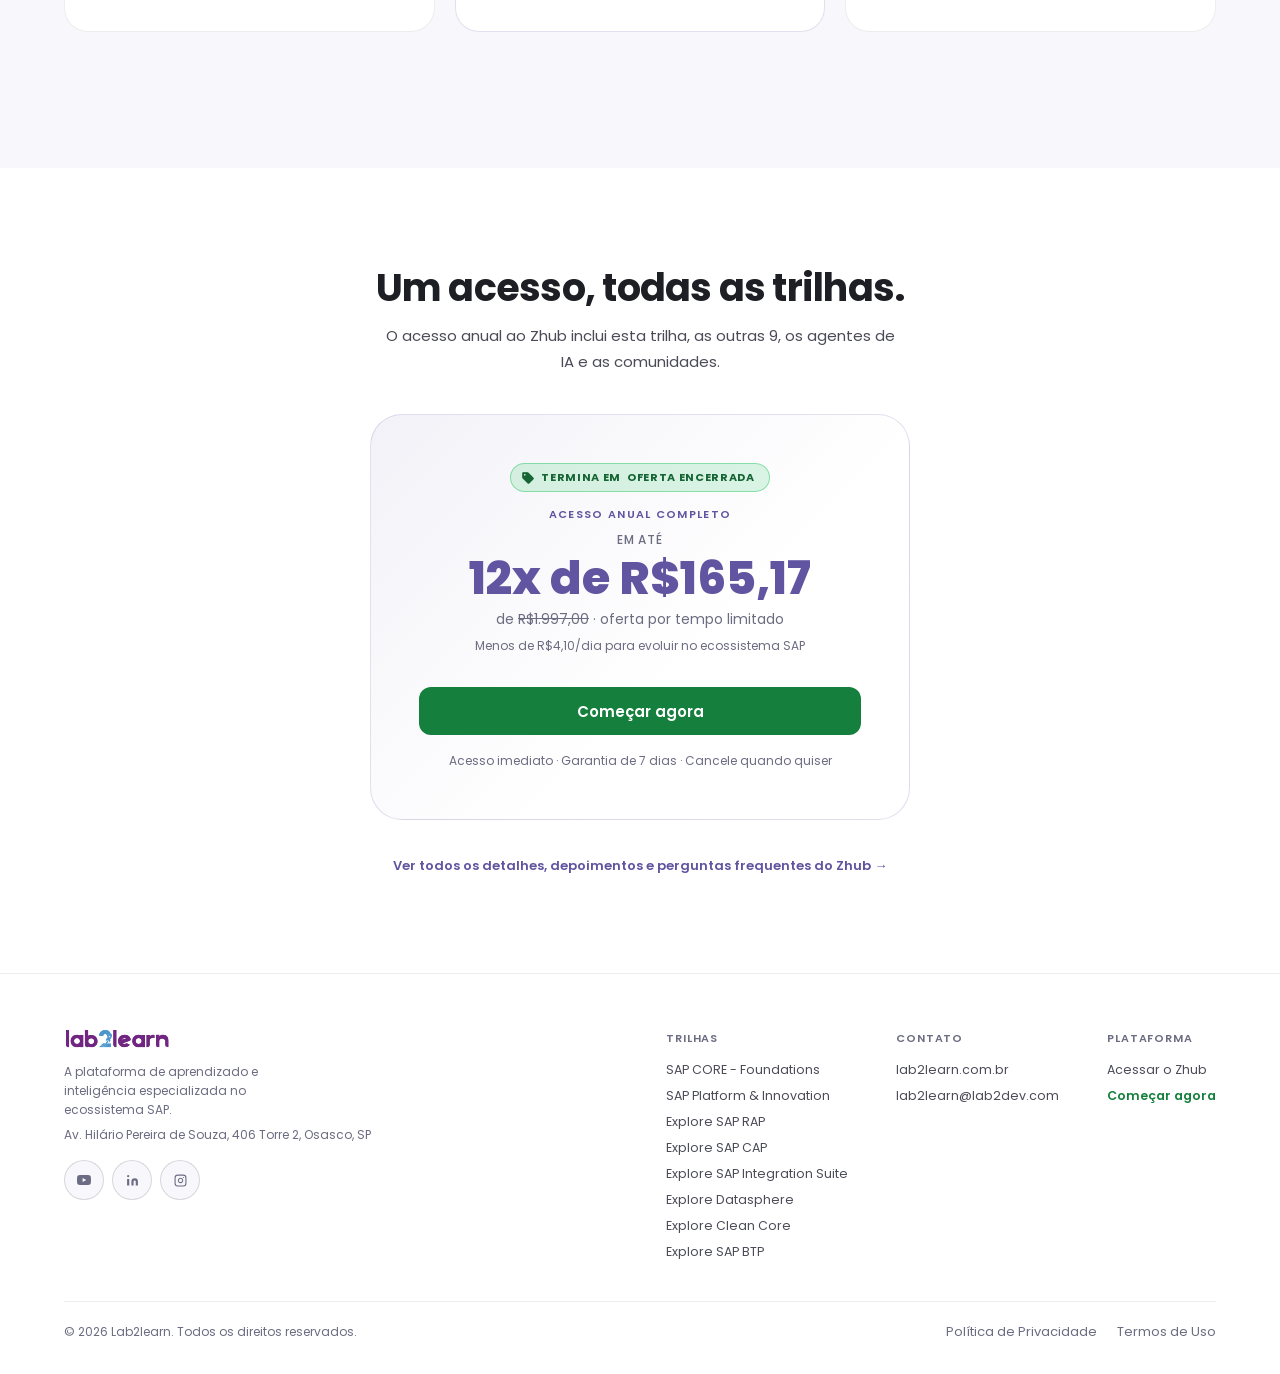
<file: cursos/explore-sap-btp.html>
<!DOCTYPE html>
<html lang="pt-BR" data-theme="light">
<head>
  <meta charset="UTF-8">
  <meta name="viewport" content="width=device-width, initial-scale=1.0">
  <title>Explore SAP BTP | Curso SAP | Zhub</title>
  <link rel="icon" type="image/svg+xml" href="../assets/favicon.svg">
  <meta name="description" content="Curso Explore SAP BTP no Zhub: principais serviços da plataforma, criação de aplicações, integrações e extensões inteligentes. 7 aulas, com Leandro Dante.">
  <meta name="robots" content="index, follow">
  <meta name="theme-color" content="#6154A0">
  <link rel="canonical" href="https://zhub.lab2learn.com.br/cursos/explore-sap-btp.html">

  <!-- Open Graph -->
  <meta property="og:type" content="website">
  <meta property="og:site_name" content="Zhub">
  <meta property="og:locale" content="pt_BR">
  <meta property="og:url" content="https://zhub.lab2learn.com.br/cursos/explore-sap-btp.html">
  <meta property="og:title" content="Explore SAP BTP | Curso SAP | Zhub">
  <meta property="og:description" content="Principais serviços da plataforma, criação de aplicações, integrações e extensões inteligentes. 7 aulas, com Leandro Dante.">
  <meta property="og:image" content="https://zhub.lab2learn.com.br/assets/capa%20dos%20cursos/SAP%20BTP.png">

  <!-- Twitter Card -->
  <meta name="twitter:card" content="summary_large_image">
  <meta name="twitter:title" content="Explore SAP BTP | Curso SAP | Zhub">
  <meta name="twitter:description" content="Principais serviços da plataforma, criação de aplicações, integrações e extensões inteligentes. 7 aulas, com Leandro Dante.">
  <meta name="twitter:image" content="https://zhub.lab2learn.com.br/assets/capa%20dos%20cursos/SAP%20BTP.png">

  <link rel="preconnect" href="https://fonts.googleapis.com">
  <link rel="preconnect" href="https://fonts.gstatic.com" crossorigin>
  <link href="https://fonts.googleapis.com/css2?family=Poppins:wght@300;400;500;600;700;800;900&display=swap" rel="stylesheet">
  <link href="https://fonts.googleapis.com/css2?family=Material+Symbols+Rounded:opsz,wght,FILL,GRAD@24,400,1,0" rel="stylesheet">
  <link rel="stylesheet" href="../assets/zhub.css">

  <script type="application/ld+json">
  {
    "@context": "https://schema.org",
    "@type": "Course",
    "name": "Explore SAP BTP",
    "description": "Curso Explore SAP BTP no Zhub: principais serviços da plataforma, criação de aplicações, integrações e extensões inteligentes. 7 aulas, com Leandro Dante.",
    "provider": {
      "@type": "EducationalOrganization",
      "name": "Zhub",
      "sameAs": "https://zhub.lab2learn.com.br/"
    },
    "url": "https://zhub.lab2learn.com.br/cursos/explore-sap-btp.html",
    "image": "https://zhub.lab2learn.com.br/assets/capa%20dos%20cursos/SAP%20BTP.png",
    "inLanguage": "pt-BR",
    "instructor": {
      "@type": "Person",
      "name": "Leandro Dante"
    },
    "offers": {
      "@type": "Offer",
      "category": "subscription",
      "price": "1997.00",
      "priceCurrency": "BRL",
      "availability": "https://schema.org/InStock",
      "url": "https://zhub.lab2learn.com.br/checkout"
    }
  }
  </script>
  <script type="application/ld+json">
  {
    "@context": "https://schema.org",
    "@type": "BreadcrumbList",
    "itemListElement": [
      {"@type":"ListItem","position":1,"name":"Zhub","item":"https://zhub.lab2learn.com.br/"},
      {"@type":"ListItem","position":2,"name":"Trilhas","item":"https://zhub.lab2learn.com.br/#trilhas"},
      {"@type":"ListItem","position":3,"name":"Explore SAP BTP","item":"https://zhub.lab2learn.com.br/cursos/explore-sap-btp.html"}
    ]
  }
  </script>
</head>
<body>
<div id="theme-flash" style="background:var(--purple);"></div>

<div id="abar">
  <span class="ab-dot"></span>
  <span class="ab">Semana do Cliente: 12x de R$165,17 &nbsp;·&nbsp; Termina em <span class="promo-countdown">15/09</span> &nbsp;·&nbsp; 7 dias de garantia</span>
</div>

<nav>
  <a href="../index.html" class="nav-logo">
    <img src="../assets/logos/Logo Horizontal Lab2learn - Fundo Claro.svg" alt="Lab2learn" id="logo-l" style="height:18px;">
    <img src="../assets/logos/Logo Horizontal Lab2learn - Fundo Escuro.svg" alt="Lab2learn" id="logo-d" style="height:18px;display:none;">
    <span class="nav-sep"></span>
    <img src="../assets/logos/Logo Zhub.svg" alt="Zhub" id="zhub-logo-l" style="height:26px;">
    <img src="../assets/logos/zhub modo escuro.png" alt="Zhub" id="zhub-logo-d" style="height:26px;display:none;">
  </a>
  <div class="nav-r">
    <button id="theme-btn" aria-label="Alternar tema">
      <span class="material-symbols-rounded" id="theme-icon">dark_mode</span>
    </button>
    <div class="nav-cta-wrap" style="gap:8px;">
      <a href="https://zhub.lab2learn.com.br/login" class="btn-outline" style="height:32px;padding:0 14px;font-size:13px;display:inline-flex;align-items:center;gap:6px;"><span class="material-symbols-rounded" style="font-size:15px;">lock_open</span>Área de membros</a>
      <a href="https://zhub.lab2learn.com.br/checkout" class="btn-green">Começar agora</a>
    </div>
  </div>
</nav>

<section class="bg-1 sec page-start course-hero fam-purple">
  <img src="../assets/capa dos cursos/SAP BTP.png" alt="Explore SAP BTP" class="hero-bg hero-bg-light">
  <img src="../assets/capa dos cursos/Modo escuro/SAP BTP.png" alt="Explore SAP BTP" class="hero-bg hero-bg-dark">
  <div class="hero-overlay"></div>
  <div class="wrap">
    <div class="crumb anim">
      <a href="../index.html">Zhub</a><span class="sep">/</span><a href="../index.html#trilhas">Trilhas</a><span class="sep">/</span><span class="cur">Explore SAP BTP</span>
    </div>

    <span class="trilha-level lv-ini anim d1">Iniciante</span>
    <h1 class="t-d anim d1" style="max-width:760px;margin-bottom:14px;">Explore SAP BTP</h1>
    <p class="t-lg anim d2" style="color:var(--t2);max-width:640px;margin-bottom:28px;">A base para inovação no ecossistema SAP: principais serviços da plataforma, criação de aplicações, integrações e extensões inteligentes.</p>

    <div class="stat-row anim d3" style="margin-bottom:28px;">
      <div class="stat-tile"><p class="n">7</p><p class="l">Aulas</p></div>
      <div class="stat-tile"><p class="n" style="font-size:15px;">Leandro Dante</p><p class="l">Instrutor</p></div>
    </div>

    <div class="anim d4" style="display:flex;flex-wrap:wrap;gap:10px;">
      <a href="https://zhub.lab2learn.com.br/checkout" class="btn-green btn-green-lg">Assinar o Zhub e começar agora</a>
      <a href="../index.html#trilhas" class="btn-outline">Ver todas as trilhas</a>
    </div>
  </div>
</section>

<section class="bg-2 sec">
  <div class="wrap">
    <div style="max-width:820px;" class="anim">
      <div class="chip" style="display:inline-flex;margin-bottom:16px;">Sobre a trilha</div>
      <p class="t-lg" style="color:var(--t2);margin-bottom:24px;">Conheça a SAP Business Technology Platform (SAP BTP) e aprenda como ela se tornou a base para inovação no ecossistema SAP. Explore os principais serviços da plataforma, entenda como criar aplicações, integrações e extensões inteligentes e descubra como acelerar a transformação digital com soluções modernas, escaláveis e preparadas para o futuro.</p>
      <div style="display:flex;flex-wrap:wrap;gap:8px;">
        <span class="pillar-tag">SAP BTP</span><span class="pillar-tag">Serviços cloud</span><span class="pillar-tag">Integrações</span><span class="pillar-tag">Extensões inteligentes</span>
      </div>
    </div>
  </div>
</section>

<section class="bg-1 sec">
  <div class="wrap">
    <div class="obj-grid">
      <div class="anim">
        <p class="t-label" style="margin-bottom:16px;">O que você vai aprender</p>
        <ul class="ck-list">
          <li><span class="ck">✓</span>Entender o que é o SAP BTP e sua evolução dentro do ecossistema SAP.</li>
          <li><span class="ck">✓</span>Conhecer os principais serviços disponíveis na plataforma.</li>
          <li><span class="ck">✓</span>Compreender a arquitetura do SAP BTP.</li>
          <li><span class="ck">✓</span>Entender o papel do Cloud Foundry como runtime da plataforma.</li>
        </ul>
      </div>
      <div class="anim d2" style="display:flex;flex-direction:column;gap:16px;">
        <div class="info-card">
          <p class="t-label" style="margin-bottom:10px;">Público-alvo</p>
          <p class="t-sm" style="color:var(--t2);line-height:1.7;">Profissionais SAP que estão iniciando na plataforma BTP e precisam de uma visão geral de sua arquitetura, serviços e papel estratégico antes de aprofundar em trilhas técnicas (RAP, CAP, Integration Suite).</p>
        </div>
        <div class="info-card">
          <p class="t-label" style="margin-bottom:10px;">Pré-requisitos</p>
          <p class="t-sm" style="color:var(--t2);line-height:1.7;">Não é necessário conhecimento prévio. Recomenda-se noções básicas do ecossistema SAP.</p>
        </div>
      </div>
    </div>
  </div>
</section>

<section class="bg-2 sec">
  <div class="wrap">
    <div style="text-align:center;max-width:640px;margin:0 auto 48px;" class="anim">
      <div class="chip" style="display:inline-flex;margin-bottom:16px;">Conteúdo programático</div>
      <h2 class="t-h2" style="margin-bottom:14px;">Módulo a módulo, aula a aula.</h2>
      <p class="t-lg" style="color:var(--t2);">7 aulas em vídeo, com progressão lógica do fundamento ao avançado.</p>
    </div>
    <div style="max-width:760px;margin:0 auto;" class="anim d1">
      <details class="module-card">
        <summary>
          <div class="module-head">
            <p class="module-title">Módulo 01 · Introdução ao SAP BTP</p>
            <p class="module-obj">Apresentação do SAP BTP: o que é a plataforma e como ela evoluiu para se tornar a base de inovação do ecossistema SAP.</p>
          </div>
          <div class="module-meta">
            <span class="module-count">2 aulas</span>
            <span class="module-chevron"><svg width="12" height="12" viewBox="0 0 12 12" fill="none"><path d="M6 1V11M1 6H11" stroke="#888899" stroke-width="2" stroke-linecap="round"/></svg></span>
          </div>
        </summary>
        <ul class="module-lessons">
          <li><span class="lnum">1.1</span><span class="ltitle">O que é o SAP BTP?</span><span class="ldur">12:20</span></li>
          <li><span class="lnum">1.2</span><span class="ltitle">Evolução do SAP BTP</span><span class="ldur">6:56</span></li>
        </ul>
      </details>
      <details class="module-card">
        <summary>
          <div class="module-head">
            <p class="module-title">Módulo 02 · Serviços e Arquitetura do SAP BTP</p>
            <p class="module-obj">Os principais serviços disponíveis no SAP BTP, sua arquitetura geral e o papel do Cloud Foundry como ambiente de execução de aplicações na plataforma.</p>
          </div>
          <div class="module-meta">
            <span class="module-count">5 aulas</span>
            <span class="module-chevron"><svg width="12" height="12" viewBox="0 0 12 12" fill="none"><path d="M6 1V11M1 6H11" stroke="#888899" stroke-width="2" stroke-linecap="round"/></svg></span>
          </div>
        </summary>
        <ul class="module-lessons">
          <li><span class="lnum">2.1</span><span class="ltitle">Principais Serviços - Parte 1</span></li>
          <li><span class="lnum">2.2</span><span class="ltitle">Principais Serviços - Parte 2</span><span class="ldur">20:19</span></li>
          <li><span class="lnum">2.3.1</span><span class="ltitle">Arquitetura do SAP BTP - Parte 1</span><span class="ldur">27:15</span></li>
          <li><span class="lnum">2.3.2</span><span class="ltitle">Arquitetura do SAP BTP - Parte 2</span><span class="ldur">22:25</span></li>
          <li><span class="lnum">2.4</span><span class="ltitle">Cloud Foundry</span><span class="ldur">9:33</span></li>
        </ul>
      </details>
      <p class="t-sm" style="color:var(--t3);text-align:center;margin-top:20px;">Conteúdo sujeito a atualização conforme evolução da SAP Business Technology Platform.</p>
    </div>
  </div>
</section>

<section class="bg-1 sec">
  <div class="wrap">
    <div style="text-align:center;margin-bottom:40px;" class="anim">
      <h2 class="t-h2">O especialista por trás da trilha.</h2>
    </div>
    <div class="card anim d1" style="padding:32px;max-width:640px;margin:0 auto;">
      <div style="display:flex;align-items:center;gap:16px;margin-bottom:20px;">
        <img src="../assets/experts/Leandro Dante.png" alt="Leandro Dante" loading="lazy" style="width:64px;height:64px;border-radius:50%;object-fit:cover;object-position:top;border:2px solid var(--pborder);flex-shrink:0;">
        <div>
          <p style="font-size:15px;font-weight:700;color:var(--t1);margin-bottom:2px;">Leandro Dante</p>
          <p class="t-sm" style="color:var(--purple);font-weight:500;">Co-fundador Lab2learn · Head SAP BTP</p>
        </div>
        <a href="https://www.linkedin.com/in/leandrodante/" target="_blank" rel="noopener" aria-label="LinkedIn de Leandro Dante" style="width:32px;height:32px;border-radius:50%;background:var(--bg-2);border:1px solid var(--border-2);display:flex;align-items:center;justify-content:center;flex-shrink:0;margin-left:auto;transition:border-color .2s;" onmouseover="this.style.borderColor='var(--purple)'" onmouseout="this.style.borderColor='var(--border-2)'">
          <svg width="13" height="13" viewBox="0 0 24 24" fill="var(--t3)"><path d="M16 8a6 6 0 0 1 6 6v7h-4v-7a2 2 0 0 0-2-2 2 2 0 0 0-2 2v7h-4v-7a6 6 0 0 1 6-6zM2 9h4v12H2z"/><circle cx="4" cy="4" r="2"/></svg>
        </a>
      </div>
      <div class="div" style="margin-bottom:20px;"></div>
      <p class="t-sm" style="color:var(--t2);line-height:1.75;">Expert reconhecido como referência em SAP BTP no Brasil. Lidera a maior comunidade de SAP BTP do país, com presença em eventos nacionais e internacionais. Foco em Clean Core, IA aplicada e Integração Inteligente em projetos de grande porte.</p>
    </div>
  </div>
</section>

<section class="bg-2 sec">
  <div class="wrap">
    <div style="text-align:center;max-width:640px;margin:0 auto 48px;" class="anim">
      <h2 class="t-h2" style="margin-bottom:14px;">Essa trilha é uma entre tudo que você encontra no Zhub.</h2>
      <p class="t-lg" style="color:var(--t2);">Cursos para desenvolver novas habilidades. Agentes de IA para apoiar você no dia a dia. Comunidades para trocar experiências com quem vive os mesmos desafios.</p>
    </div>

    <div class="pillar-grid" style="margin-bottom:40px;">

      <div class="pillar-card anim d1">
        <div class="pillar-icon"><span class="material-symbols-rounded">school</span></div>
        <p class="pillar-num">01 · Cursos</p>
        <h3 class="t-h3" style="margin-bottom:10px;font-size:19px;">10 trilhas, do iniciante ao avançado.</h3>
        <p class="t-sm" style="color:var(--t3);margin-bottom:20px;">Além desta, você tem acesso a mais 9 trilhas sobre SAP CORE, RAP, CAP, Integration Suite, Datasphere, Clean Core e mais.</p>
        <a href="../index.html#trilhas" class="trilha-more" style="margin-top:auto;">Ver as 10 trilhas <span aria-hidden="true">→</span></a>
      </div>

      <div class="pillar-card card-purple anim d2">
        <div class="pillar-icon"><span class="material-symbols-rounded">smart_toy</span></div>
        <p class="pillar-num">02 · Agentes de IA</p>
        <h3 class="t-h3" style="margin-bottom:10px;font-size:19px;">Conhecimento que trabalha com você.</h3>
        <p class="t-sm" style="color:var(--t3);margin-bottom:20px;">Agentes especializados para estudar, explorar tecnologias e encontrar respostas mais rápido, como o BTP Agent, o RAP Agent, o Clean Core Agent e o Career Agent.</p>
        <a href="../index.html#zhub" class="trilha-more" style="margin-top:auto;">Conhecer os agentes <span aria-hidden="true">→</span></a>
      </div>

      <div class="pillar-card anim d3">
        <div class="pillar-icon"><span class="material-symbols-rounded">groups</span></div>
        <p class="pillar-num">03 · Comunidades</p>
        <h3 class="t-h3" style="margin-bottom:10px;font-size:19px;">Aprender é melhor quando você não está sozinho.</h3>
        <p class="t-sm" style="color:var(--t3);margin-bottom:20px;">Comunidades para conectar você com quem estuda, trabalha e constrói soluções no ecossistema SAP, como a BTP Community e a ABAP & RAP Community.</p>
        <a href="../index.html#zhub" class="trilha-more" style="margin-top:auto;">Explorar comunidades <span aria-hidden="true">→</span></a>
      </div>

    </div>
  </div>
</section>

<section class="bg-1 sec">
  <div class="wrap">
    <div style="text-align:center;margin-bottom:40px;" class="anim">
      <h2 class="t-h2" style="margin-bottom:12px;">Um acesso, todas as trilhas.</h2>
      <p class="t-lg" style="color:var(--t2);max-width:520px;margin:0 auto;">O acesso anual ao Zhub inclui esta trilha, as outras 9, os agentes de IA e as comunidades.</p>
    </div>
    <div class="price-box anim d1" style="margin-bottom:32px;">
      <div style="text-align:center;">
        <div class="chip-deal" style="margin-bottom:14px;"><span class="material-symbols-rounded">sell</span>Termina em <span class="promo-countdown">15/09</span></div>
        <p class="t-label" style="margin-bottom:8px;">Acesso anual completo</p>
        <p style="font-size:12px;font-weight:500;color:var(--t3);text-transform:uppercase;letter-spacing:.08em;margin-bottom:6px;">em até</p>
        <p style="font-size:clamp(30px,5vw,46px);font-weight:800;color:var(--purple);line-height:1;margin-bottom:8px;">12x de R$165,17</p>
        <p style="font-size:14px;color:var(--t3);margin-bottom:6px;">de <s style="color:var(--t3);">R$1.997,00</s> · oferta por tempo limitado</p>
        <p class="t-sm" style="color:var(--t3);margin-bottom:32px;">Menos de R$4,10/dia para evoluir no ecossistema SAP</p>
        <a href="https://zhub.lab2learn.com.br/checkout" class="btn-green btn-green-lg" style="width:100%;justify-content:center;margin-bottom:16px;">Começar agora</a>
        <p class="t-sm" style="color:var(--t3);">Acesso imediato · Garantia de 7 dias · Cancele quando quiser</p>
      </div>
    </div>
    <div class="anim d2" style="text-align:center;">
      <a href="../index.html#oferta" class="trilha-more">Ver todos os detalhes, depoimentos e perguntas frequentes do Zhub <span aria-hidden="true">→</span></a>
    </div>
  </div>
</section>

<footer style="background:var(--bg);border-top:1px solid var(--border);padding:56px 0 32px;">
  <div class="wrap">
    <div class="footer-grid">
      <div>
        <img src="../assets/logos/Logo Horizontal Lab2learn - Fundo Claro.svg" alt="Lab2learn" id="footer-logo-l" style="height:18px;margin-bottom:14px;display:block;">
        <img src="../assets/logos/Logo Horizontal Lab2learn - Fundo Escuro.svg" alt="Lab2learn" id="footer-logo-d" style="height:18px;margin-bottom:14px;display:none;">
        <p class="t-sm footer-muted" style="color:var(--t3);max-width:260px;margin-bottom:6px;">A plataforma de aprendizado e inteligência especializada no ecossistema SAP.</p>
        <p class="t-sm footer-muted" style="color:var(--t3);">Av. Hilário Pereira de Souza, 406 Torre 2, Osasco, SP</p>
        <div style="display:flex;gap:8px;margin-top:16px;">
          <a href="https://www.youtube.com/@lab2learn" target="_blank" style="width:40px;height:40px;border-radius:50%;background:var(--bg-2);border:1px solid var(--border-2);display:flex;align-items:center;justify-content:center;transition:border-color .2s;" onmouseover="this.style.borderColor='var(--purple)'" onmouseout="this.style.borderColor='var(--border-2)'">
            <svg width="14" height="14" viewBox="0 0 24 24" fill="var(--t3)"><path d="M23.5 6.2a3.01 3.01 0 0 0-2.12-2.13C19.54 3.6 12 3.6 12 3.6s-7.54 0-9.38.47A3.01 3.01 0 0 0 .5 6.2C.03 8.05 0 12 0 12s.03 3.95.5 5.8a3.01 3.01 0 0 0 2.12 2.13C4.46 20.4 12 20.4 12 20.4s7.54 0 9.38-.47a3.01 3.01 0 0 0 2.12-2.13c.47-1.85.5-5.8.5-5.8s-.03-3.95-.5-5.8zM9.6 15.6V8.4l6.27 3.6-6.27 3.6z"/></svg>
          </a>
          <a href="https://www.linkedin.com/company/lab2learn" target="_blank" style="width:40px;height:40px;border-radius:50%;background:var(--bg-2);border:1px solid var(--border-2);display:flex;align-items:center;justify-content:center;transition:border-color .2s;" onmouseover="this.style.borderColor='var(--purple)'" onmouseout="this.style.borderColor='var(--border-2)'">
            <svg width="13" height="13" viewBox="0 0 24 24" fill="var(--t3)"><path d="M16 8a6 6 0 0 1 6 6v7h-4v-7a2 2 0 0 0-2-2 2 2 0 0 0-2 2v7h-4v-7a6 6 0 0 1 6-6zM2 9h4v12H2z"/><circle cx="4" cy="4" r="2"/></svg>
          </a>
          <a href="https://www.instagram.com/lab2learn.com.br" target="_blank" style="width:40px;height:40px;border-radius:50%;background:var(--bg-2);border:1px solid var(--border-2);display:flex;align-items:center;justify-content:center;transition:border-color .2s;" onmouseover="this.style.borderColor='var(--purple)'" onmouseout="this.style.borderColor='var(--border-2)'">
            <svg width="13" height="13" viewBox="0 0 24 24" fill="none" stroke="var(--t3)" stroke-width="2" stroke-linecap="round" stroke-linejoin="round"><rect x="2" y="2" width="20" height="20" rx="5" ry="5"/><path d="M16 11.37A4 4 0 1 1 12.63 8 4 4 0 0 1 16 11.37z"/><line x1="17.5" y1="6.5" x2="17.51" y2="6.5"/></svg>
          </a>
        </div>
      </div>
      <div class="footer-cols">
        <div>
          <p class="footer-col-title">Trilhas</p>
          <div class="footer-col-links">
            <a href="sap-core-foundations.html">SAP CORE - Foundations</a>
            <a href="sap-platform-innovation-foundations.html">SAP Platform & Innovation</a>
            <a href="explore-sap-rap.html">Explore SAP RAP</a>
            <a href="explore-sap-cap.html">Explore SAP CAP</a>
            <a href="explore-sap-integration-suite.html">Explore SAP Integration Suite</a>
            <a href="explore-datasphere.html">Explore Datasphere</a>
            <a href="explore-clean-core.html">Explore Clean Core</a>
            <a href="explore-sap-btp.html">Explore SAP BTP</a>
          </div>
        </div>
        <div>
          <p class="footer-col-title">Contato</p>
          <div class="footer-col-links">
            <a href="https://lab2learn.com.br/" target="_blank">lab2learn.com.br</a>
            <a href="mailto:lab2learn@lab2dev.com">lab2learn@lab2dev.com</a>
          </div>
        </div>
        <div>
          <p class="footer-col-title">Plataforma</p>
          <div class="footer-col-links">
            <a href="https://zhub.lab2learn.com.br/agents" target="_blank">Acessar o Zhub</a>
            <a href="https://zhub.lab2learn.com.br/checkout" style="color:var(--green);font-weight:600;">Começar agora</a>
          </div>
        </div>
      </div>
    </div>
    <div class="div" style="margin-bottom:20px;"></div>
    <div style="display:flex;justify-content:space-between;align-items:center;flex-wrap:wrap;gap:12px;">
      <p class="t-sm" style="color:var(--t3);">© 2026 Lab2learn. Todos os direitos reservados.</p>
      <div style="display:flex;gap:20px;">
        <a href="#" style="color:var(--t3);text-decoration:none;font-size:13px;">Política de Privacidade</a>
        <a href="#" style="color:var(--t3);text-decoration:none;font-size:13px;">Termos de Uso</a>
      </div>
    </div>
  </div>
</footer>

<div id="sticky">
  <a href="https://zhub.lab2learn.com.br/checkout" class="btn-green btn-green-lg" style="width:100%;justify-content:center;">Começar agora · 12x de R$165,17</a>
</div>

<button id="back-top" onclick="window.scrollTo({top:0,behavior:'smooth'})" aria-label="Topo">
  <span class="material-symbols-rounded" style="font-size:18px;color:var(--t3);">arrow_upward</span>
</button>

<script>
/* ─── CONTAGEM REGRESSIVA SEMANA DO CLIENTE ─── */
(function(){
  var promoEnd = new Date('2026-09-15T23:59:59-03:00');
  var els = document.querySelectorAll('.promo-countdown');
  if(!els.length) return;
  var timer;
  function pad(n){ return n < 10 ? '0' + n : '' + n; }
  function tick(){
    var diff = promoEnd - new Date();
    var text;
    if(diff <= 0){
      text = 'Oferta encerrada';
      if(timer) clearInterval(timer);
    } else {
      var d = Math.floor(diff / 86400000);
      var h = Math.floor((diff % 86400000) / 3600000);
      var m = Math.floor((diff % 3600000) / 60000);
      var s = Math.floor((diff % 60000) / 1000);
      text = d + 'd ' + pad(h) + 'h ' + pad(m) + 'm ' + pad(s) + 's';
    }
    els.forEach(function(el){ el.textContent = text; });
  }
  tick();
  timer = setInterval(tick, 1000);
})();
</script>

<script src="../assets/zhub.js"></script>
</body>
</html>
</file>
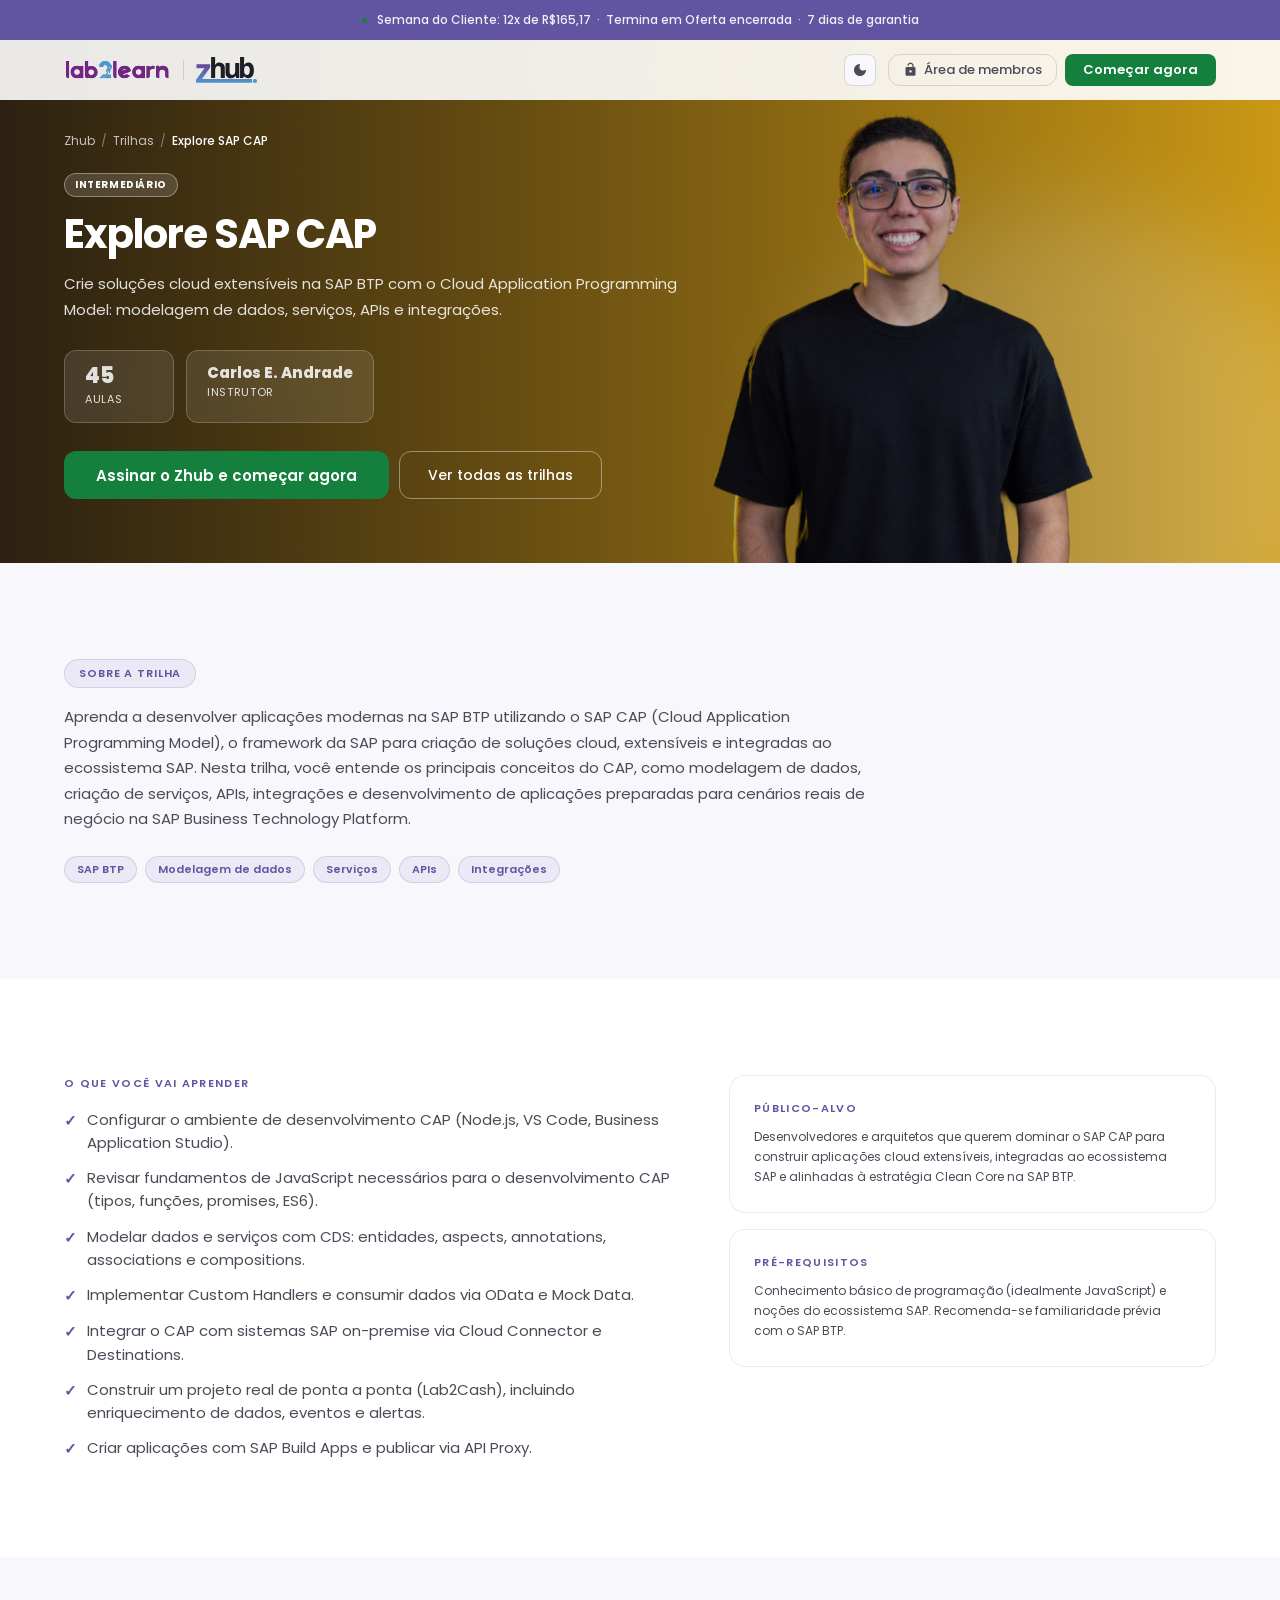
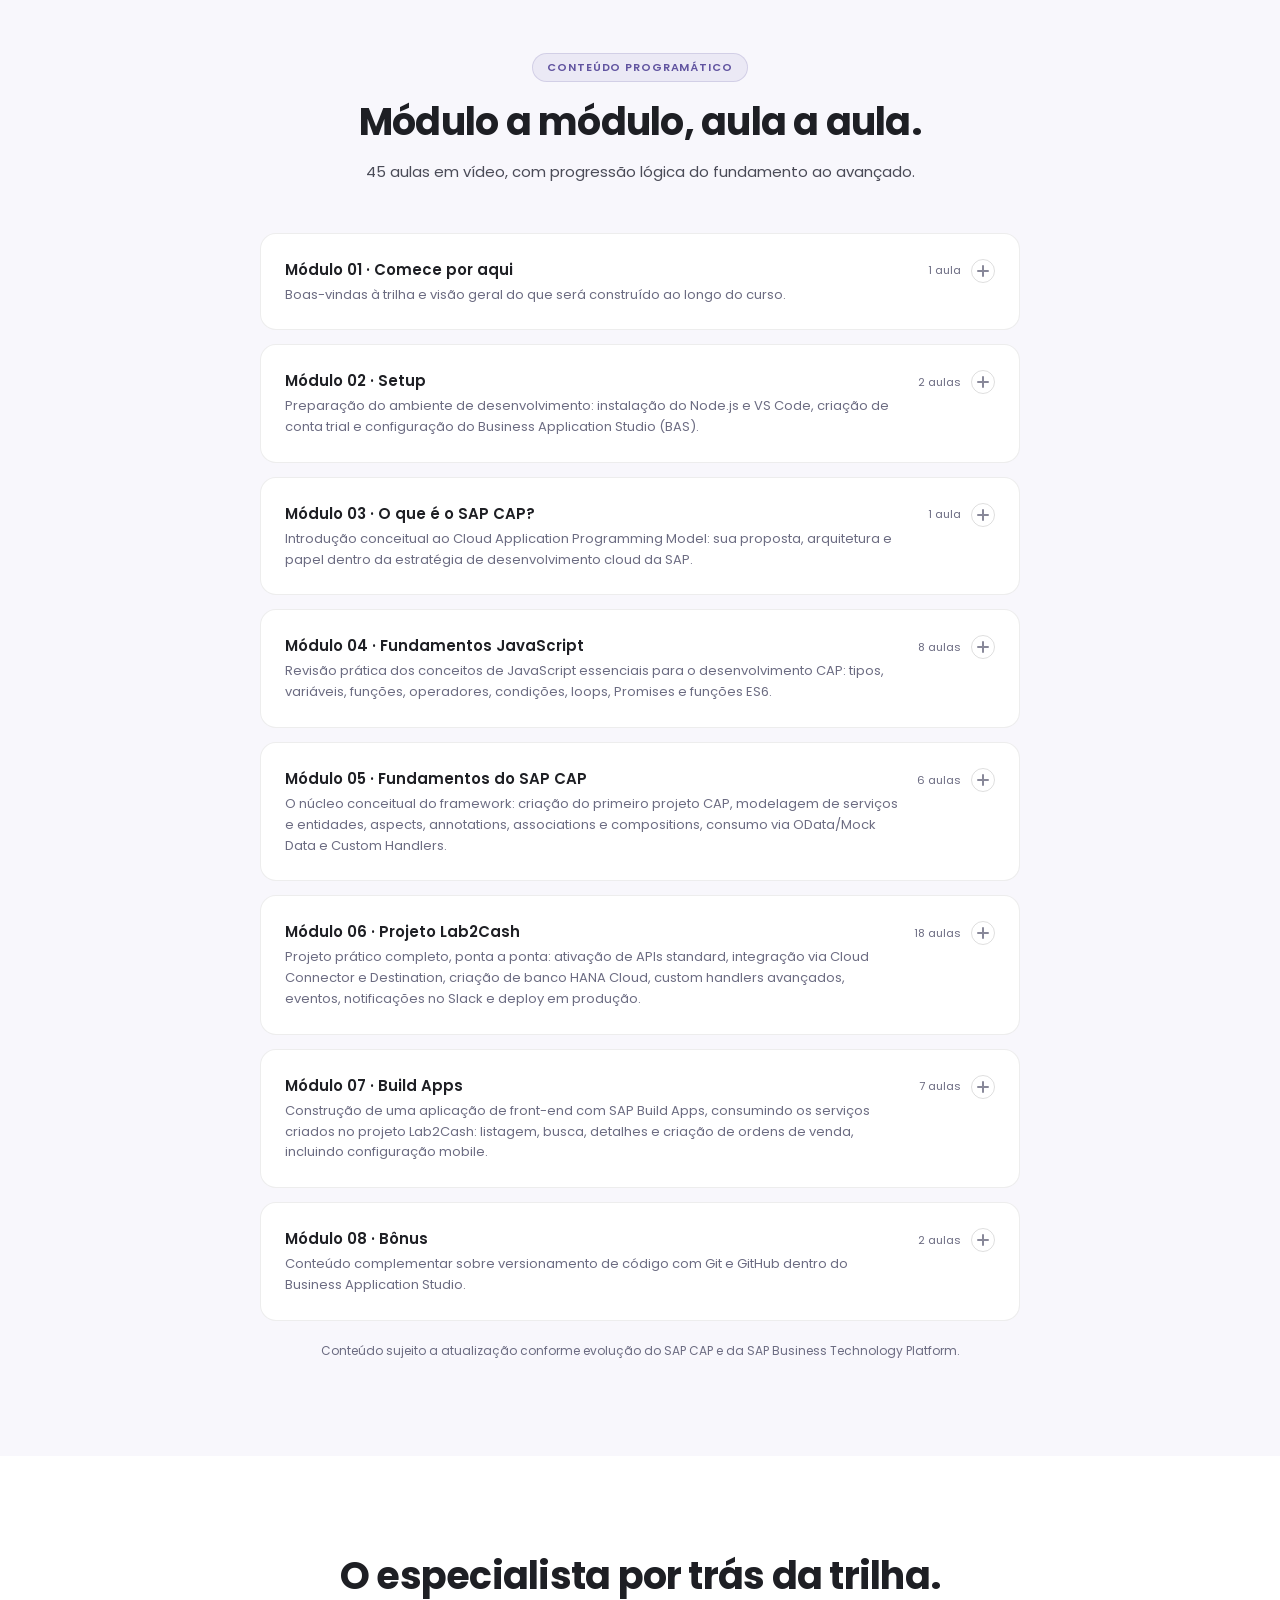
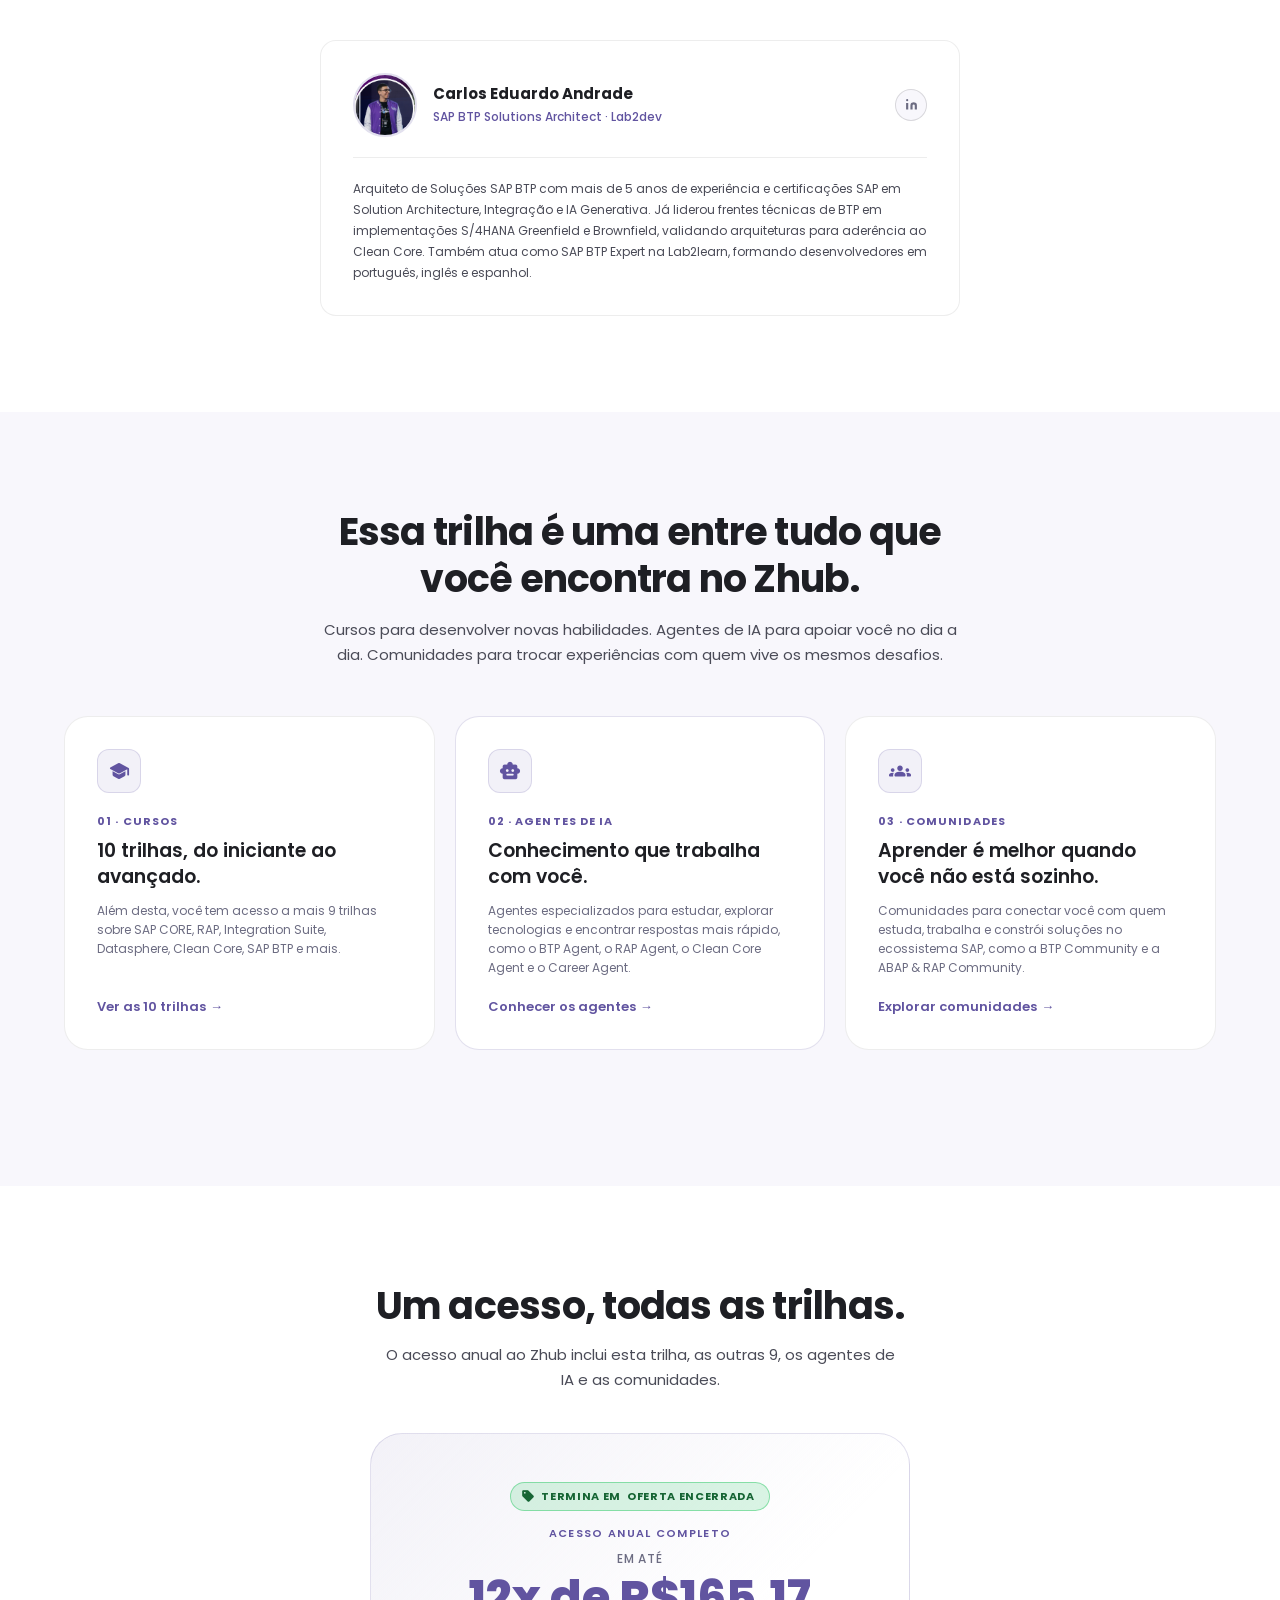
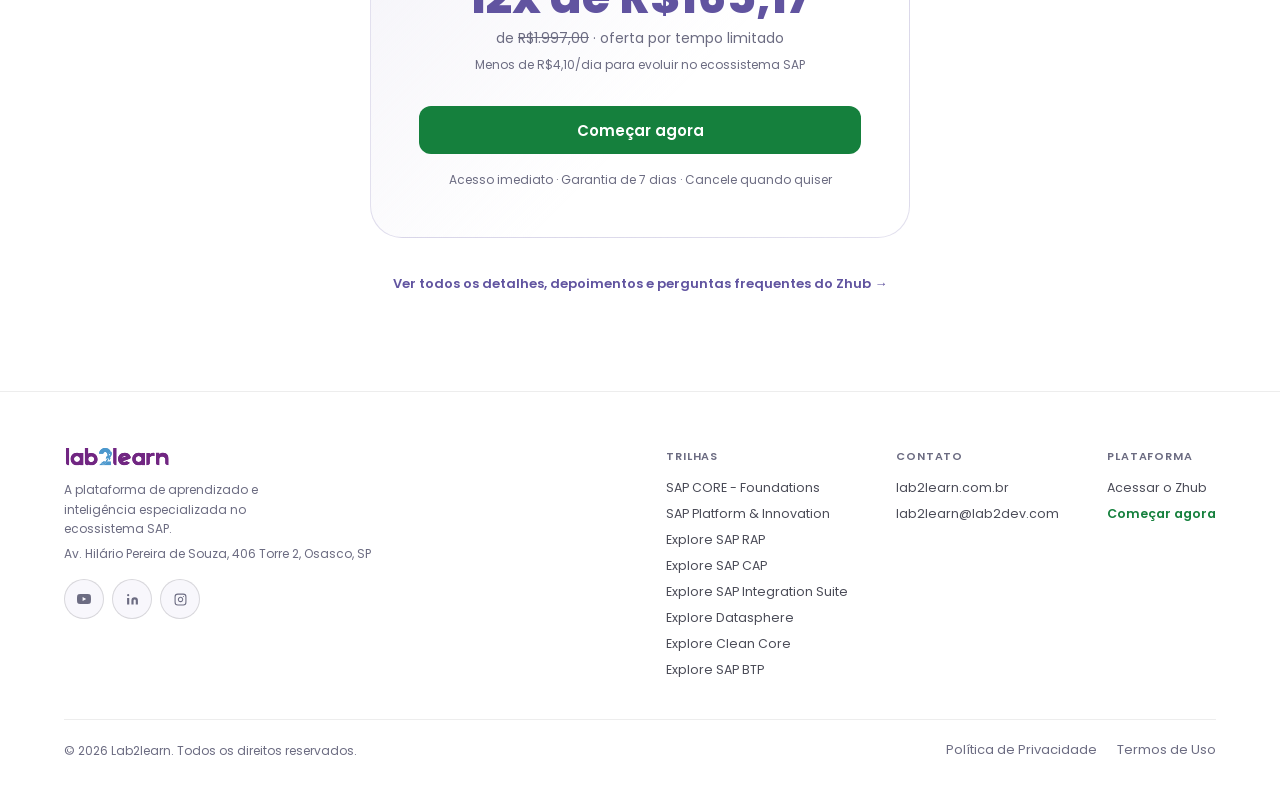
<file: cursos/explore-sap-cap.html>
<!DOCTYPE html>
<html lang="pt-BR" data-theme="light">
<head>
  <meta charset="UTF-8">
  <meta name="viewport" content="width=device-width, initial-scale=1.0">
  <title>Explore SAP CAP | Curso SAP | Zhub</title>
  <link rel="icon" type="image/svg+xml" href="../assets/favicon.svg">
  <meta name="description" content="Curso Explore SAP CAP no Zhub: modelagem de dados, serviços, APIs e integrações com o Cloud Application Programming Model na SAP BTP. 45 aulas em vídeo.">
  <meta name="robots" content="index, follow">
  <meta name="theme-color" content="#6154A0">
  <link rel="canonical" href="https://zhub.lab2learn.com.br/cursos/explore-sap-cap.html">

  <!-- Open Graph -->
  <meta property="og:type" content="website">
  <meta property="og:site_name" content="Zhub">
  <meta property="og:locale" content="pt_BR">
  <meta property="og:url" content="https://zhub.lab2learn.com.br/cursos/explore-sap-cap.html">
  <meta property="og:title" content="Explore SAP CAP | Curso SAP | Zhub">
  <meta property="og:description" content="Modelagem de dados, serviços, APIs e integrações com o Cloud Application Programming Model na SAP BTP. 45 aulas, com Carlos Eduardo Andrade.">
  <meta property="og:image" content="https://zhub.lab2learn.com.br/assets/capa%20dos%20cursos/SAP%20CAP.png">

  <!-- Twitter Card -->
  <meta name="twitter:card" content="summary_large_image">
  <meta name="twitter:title" content="Explore SAP CAP | Curso SAP | Zhub">
  <meta name="twitter:description" content="Modelagem de dados, serviços, APIs e integrações com o Cloud Application Programming Model na SAP BTP. 45 aulas, com Carlos Eduardo Andrade.">
  <meta name="twitter:image" content="https://zhub.lab2learn.com.br/assets/capa%20dos%20cursos/SAP%20CAP.png">

  <link rel="preconnect" href="https://fonts.googleapis.com">
  <link rel="preconnect" href="https://fonts.gstatic.com" crossorigin>
  <link href="https://fonts.googleapis.com/css2?family=Poppins:wght@300;400;500;600;700;800;900&display=swap" rel="stylesheet">
  <link href="https://fonts.googleapis.com/css2?family=Material+Symbols+Rounded:opsz,wght,FILL,GRAD@24,400,1,0" rel="stylesheet">
  <link rel="stylesheet" href="../assets/zhub.css">

  <script type="application/ld+json">
  {
    "@context": "https://schema.org",
    "@type": "Course",
    "name": "Explore SAP CAP",
    "description": "Curso Explore SAP CAP no Zhub: modelagem de dados, serviços, APIs e integrações com o Cloud Application Programming Model na SAP BTP. 45 aulas em vídeo.",
    "provider": {
      "@type": "EducationalOrganization",
      "name": "Zhub",
      "sameAs": "https://zhub.lab2learn.com.br/"
    },
    "url": "https://zhub.lab2learn.com.br/cursos/explore-sap-cap.html",
    "image": "https://zhub.lab2learn.com.br/assets/capa%20dos%20cursos/SAP%20CAP.png",
    "inLanguage": "pt-BR",
    "instructor": {
      "@type": "Person",
      "name": "Carlos Eduardo Andrade"
    },
    "offers": {
      "@type": "Offer",
      "category": "subscription",
      "price": "1997.00",
      "priceCurrency": "BRL",
      "availability": "https://schema.org/InStock",
      "url": "https://zhub.lab2learn.com.br/checkout"
    }
  }
  </script>
  <script type="application/ld+json">
  {
    "@context": "https://schema.org",
    "@type": "BreadcrumbList",
    "itemListElement": [
      {"@type":"ListItem","position":1,"name":"Zhub","item":"https://zhub.lab2learn.com.br/"},
      {"@type":"ListItem","position":2,"name":"Trilhas","item":"https://zhub.lab2learn.com.br/#trilhas"},
      {"@type":"ListItem","position":3,"name":"Explore SAP CAP","item":"https://zhub.lab2learn.com.br/cursos/explore-sap-cap.html"}
    ]
  }
  </script>
</head>
<body>
<div id="theme-flash" style="background:var(--purple);"></div>

<div id="abar">
  <span class="ab-dot"></span>
  <span class="ab">Semana do Cliente: 12x de R$165,17 &nbsp;·&nbsp; Termina em <span class="promo-countdown">15/09</span> &nbsp;·&nbsp; 7 dias de garantia</span>
</div>

<nav>
  <a href="../index.html" class="nav-logo">
    <img src="../assets/logos/Logo Horizontal Lab2learn - Fundo Claro.svg" alt="Lab2learn" id="logo-l" style="height:18px;">
    <img src="../assets/logos/Logo Horizontal Lab2learn - Fundo Escuro.svg" alt="Lab2learn" id="logo-d" style="height:18px;display:none;">
    <span class="nav-sep"></span>
    <img src="../assets/logos/Logo Zhub.svg" alt="Zhub" id="zhub-logo-l" style="height:26px;">
    <img src="../assets/logos/zhub modo escuro.png" alt="Zhub" id="zhub-logo-d" style="height:26px;display:none;">
  </a>
  <div class="nav-r">
    <button id="theme-btn" aria-label="Alternar tema">
      <span class="material-symbols-rounded" id="theme-icon">dark_mode</span>
    </button>
    <div class="nav-cta-wrap" style="gap:8px;">
      <a href="https://zhub.lab2learn.com.br/login" class="btn-outline" style="height:32px;padding:0 14px;font-size:13px;display:inline-flex;align-items:center;gap:6px;"><span class="material-symbols-rounded" style="font-size:15px;">lock_open</span>Área de membros</a>
      <a href="https://zhub.lab2learn.com.br/checkout" class="btn-green">Começar agora</a>
    </div>
  </div>
</nav>

<section class="bg-1 sec page-start course-hero fam-yellow">
  <img src="../assets/capa dos cursos/SAP CAP.png" alt="Explore SAP CAP" class="hero-bg hero-bg-light">
  <img src="../assets/capa dos cursos/Modo escuro/SAP CAP.png" alt="Explore SAP CAP" class="hero-bg hero-bg-dark">
  <div class="hero-overlay"></div>
  <div class="wrap">
    <div class="crumb anim">
      <a href="../index.html">Zhub</a><span class="sep">/</span><a href="../index.html#trilhas">Trilhas</a><span class="sep">/</span><span class="cur">Explore SAP CAP</span>
    </div>

    <span class="trilha-level lv-int anim d1">Intermediário</span>
    <h1 class="t-d anim d1" style="max-width:760px;margin-bottom:14px;">Explore SAP CAP</h1>
    <p class="t-lg anim d2" style="color:var(--t2);max-width:640px;margin-bottom:28px;">Crie soluções cloud extensíveis na SAP BTP com o Cloud Application Programming Model: modelagem de dados, serviços, APIs e integrações.</p>

    <div class="stat-row anim d3" style="margin-bottom:28px;">
      <div class="stat-tile"><p class="n">45</p><p class="l">Aulas</p></div>
      <div class="stat-tile"><p class="n" style="font-size:15px;">Carlos E. Andrade</p><p class="l">Instrutor</p></div>
    </div>

    <div class="anim d4" style="display:flex;flex-wrap:wrap;gap:10px;">
      <a href="https://zhub.lab2learn.com.br/checkout" class="btn-green btn-green-lg">Assinar o Zhub e começar agora</a>
      <a href="../index.html#trilhas" class="btn-outline">Ver todas as trilhas</a>
    </div>
  </div>
</section>

<section class="bg-2 sec">
  <div class="wrap">
    <div style="max-width:820px;" class="anim">
      <div class="chip" style="display:inline-flex;margin-bottom:16px;">Sobre a trilha</div>
      <p class="t-lg" style="color:var(--t2);margin-bottom:24px;">Aprenda a desenvolver aplicações modernas na SAP BTP utilizando o SAP CAP (Cloud Application Programming Model), o framework da SAP para criação de soluções cloud, extensíveis e integradas ao ecossistema SAP. Nesta trilha, você entende os principais conceitos do CAP, como modelagem de dados, criação de serviços, APIs, integrações e desenvolvimento de aplicações preparadas para cenários reais de negócio na SAP Business Technology Platform.</p>
      <div style="display:flex;flex-wrap:wrap;gap:8px;">
        <span class="pillar-tag">SAP BTP</span><span class="pillar-tag">Modelagem de dados</span><span class="pillar-tag">Serviços</span><span class="pillar-tag">APIs</span><span class="pillar-tag">Integrações</span>
      </div>
    </div>
  </div>
</section>

<section class="bg-1 sec">
  <div class="wrap">
    <div class="obj-grid">
      <div class="anim">
        <p class="t-label" style="margin-bottom:16px;">O que você vai aprender</p>
        <ul class="ck-list">
          <li><span class="ck">✓</span>Configurar o ambiente de desenvolvimento CAP (Node.js, VS Code, Business Application Studio).</li>
          <li><span class="ck">✓</span>Revisar fundamentos de JavaScript necessários para o desenvolvimento CAP (tipos, funções, promises, ES6).</li>
          <li><span class="ck">✓</span>Modelar dados e serviços com CDS: entidades, aspects, annotations, associations e compositions.</li>
          <li><span class="ck">✓</span>Implementar Custom Handlers e consumir dados via OData e Mock Data.</li>
          <li><span class="ck">✓</span>Integrar o CAP com sistemas SAP on-premise via Cloud Connector e Destinations.</li>
          <li><span class="ck">✓</span>Construir um projeto real de ponta a ponta (Lab2Cash), incluindo enriquecimento de dados, eventos e alertas.</li>
          <li><span class="ck">✓</span>Criar aplicações com SAP Build Apps e publicar via API Proxy.</li>
        </ul>
      </div>
      <div class="anim d2" style="display:flex;flex-direction:column;gap:16px;">
        <div class="info-card">
          <p class="t-label" style="margin-bottom:10px;">Público-alvo</p>
          <p class="t-sm" style="color:var(--t2);line-height:1.7;">Desenvolvedores e arquitetos que querem dominar o SAP CAP para construir aplicações cloud extensíveis, integradas ao ecossistema SAP e alinhadas à estratégia Clean Core na SAP BTP.</p>
        </div>
        <div class="info-card">
          <p class="t-label" style="margin-bottom:10px;">Pré-requisitos</p>
          <p class="t-sm" style="color:var(--t2);line-height:1.7;">Conhecimento básico de programação (idealmente JavaScript) e noções do ecossistema SAP. Recomenda-se familiaridade prévia com o SAP BTP.</p>
        </div>
      </div>
    </div>
  </div>
</section>

<section class="bg-2 sec">
  <div class="wrap">
    <div style="text-align:center;max-width:640px;margin:0 auto 48px;" class="anim">
      <div class="chip" style="display:inline-flex;margin-bottom:16px;">Conteúdo programático</div>
      <h2 class="t-h2" style="margin-bottom:14px;">Módulo a módulo, aula a aula.</h2>
      <p class="t-lg" style="color:var(--t2);">45 aulas em vídeo, com progressão lógica do fundamento ao avançado.</p>
    </div>
    <div style="max-width:760px;margin:0 auto;" class="anim d1">
      <details class="module-card">
        <summary>
          <div class="module-head">
            <p class="module-title">Módulo 01 · Comece por aqui</p>
            <p class="module-obj">Boas-vindas à trilha e visão geral do que será construído ao longo do curso.</p>
          </div>
          <div class="module-meta">
            <span class="module-count">1 aula</span>
            <span class="module-chevron"><svg width="12" height="12" viewBox="0 0 12 12" fill="none"><path d="M6 1V11M1 6H11" stroke="#888899" stroke-width="2" stroke-linecap="round"/></svg></span>
          </div>
        </summary>
        <ul class="module-lessons">
          <li><span class="lnum">1.1</span><span class="ltitle">Boas vindas</span><span class="ldur">1:10</span></li>
        </ul>
      </details>
      <details class="module-card">
        <summary>
          <div class="module-head">
            <p class="module-title">Módulo 02 · Setup</p>
            <p class="module-obj">Preparação do ambiente de desenvolvimento: instalação do Node.js e VS Code, criação de conta trial e configuração do Business Application Studio (BAS).</p>
          </div>
          <div class="module-meta">
            <span class="module-count">2 aulas</span>
            <span class="module-chevron"><svg width="12" height="12" viewBox="0 0 12 12" fill="none"><path d="M6 1V11M1 6H11" stroke="#888899" stroke-width="2" stroke-linecap="round"/></svg></span>
          </div>
        </summary>
        <ul class="module-lessons">
          <li><span class="lnum">2.1</span><span class="ltitle">Setup - Node.js e VSCode</span><span class="ldur">4:45</span></li>
          <li><span class="lnum">2.2</span><span class="ltitle">Trial Account e BAS</span><span class="ldur">5:46</span></li>
        </ul>
      </details>
      <details class="module-card">
        <summary>
          <div class="module-head">
            <p class="module-title">Módulo 03 · O que é o SAP CAP?</p>
            <p class="module-obj">Introdução conceitual ao Cloud Application Programming Model: sua proposta, arquitetura e papel dentro da estratégia de desenvolvimento cloud da SAP.</p>
          </div>
          <div class="module-meta">
            <span class="module-count">1 aula</span>
            <span class="module-chevron"><svg width="12" height="12" viewBox="0 0 12 12" fill="none"><path d="M6 1V11M1 6H11" stroke="#888899" stroke-width="2" stroke-linecap="round"/></svg></span>
          </div>
        </summary>
        <ul class="module-lessons">
          <li><span class="lnum">3.1</span><span class="ltitle">O que é o SAP CAP?</span><span class="ldur">34:14</span></li>
        </ul>
      </details>
      <details class="module-card">
        <summary>
          <div class="module-head">
            <p class="module-title">Módulo 04 · Fundamentos JavaScript</p>
            <p class="module-obj">Revisão prática dos conceitos de JavaScript essenciais para o desenvolvimento CAP: tipos, variáveis, funções, operadores, condições, loops, Promises e funções ES6.</p>
          </div>
          <div class="module-meta">
            <span class="module-count">8 aulas</span>
            <span class="module-chevron"><svg width="12" height="12" viewBox="0 0 12 12" fill="none"><path d="M6 1V11M1 6H11" stroke="#888899" stroke-width="2" stroke-linecap="round"/></svg></span>
          </div>
        </summary>
        <ul class="module-lessons">
          <li><span class="lnum">4.1</span><span class="ltitle">Tipos</span><span class="ldur">9:15</span></li>
          <li><span class="lnum">4.2</span><span class="ltitle">Funções</span><span class="ldur">6:43</span></li>
          <li><span class="lnum">4.3</span><span class="ltitle">Variáveis</span><span class="ldur">5:54</span></li>
          <li><span class="lnum">4.4</span><span class="ltitle">Operadores</span><span class="ldur">8:46</span></li>
          <li><span class="lnum">4.5</span><span class="ltitle">Condições</span><span class="ldur">6:49</span></li>
          <li><span class="lnum">4.6</span><span class="ltitle">Loops</span><span class="ldur">7:33</span></li>
          <li><span class="lnum">4.7</span><span class="ltitle">Promises</span><span class="ldur">9:45</span></li>
          <li><span class="lnum">4.8</span><span class="ltitle">ES6 Functions</span><span class="ldur">10:35</span></li>
        </ul>
      </details>
      <details class="module-card">
        <summary>
          <div class="module-head">
            <p class="module-title">Módulo 05 · Fundamentos do SAP CAP</p>
            <p class="module-obj">O núcleo conceitual do framework: criação do primeiro projeto CAP, modelagem de serviços e entidades, aspects, annotations, associations e compositions, consumo via OData/Mock Data e Custom Handlers.</p>
          </div>
          <div class="module-meta">
            <span class="module-count">6 aulas</span>
            <span class="module-chevron"><svg width="12" height="12" viewBox="0 0 12 12" fill="none"><path d="M6 1V11M1 6H11" stroke="#888899" stroke-width="2" stroke-linecap="round"/></svg></span>
          </div>
        </summary>
        <ul class="module-lessons">
          <li><span class="lnum">5.1</span><span class="ltitle">Introdução ao SAP CAP e criação do DevSpace</span><span class="ldur">16:47</span></li>
          <li><span class="lnum">5.2</span><span class="ltitle">Criação do primeiro projeto CAP</span><span class="ldur">9:13</span></li>
          <li><span class="lnum">5.3</span><span class="ltitle">Serviços e Entidades</span><span class="ldur">20:07</span></li>
          <li><span class="lnum">5.4</span><span class="ltitle">Aspects, Annotations, Associations e Compositions</span><span class="ldur">32:28</span></li>
          <li><span class="lnum">5.5</span><span class="ltitle">Métodos OData e Mock Data</span><span class="ldur">21:34</span></li>
          <li><span class="lnum">5.6</span><span class="ltitle">Custom Handlers</span><span class="ldur">18:31</span></li>
        </ul>
      </details>
      <details class="module-card">
        <summary>
          <div class="module-head">
            <p class="module-title">Módulo 06 · Projeto Lab2Cash</p>
            <p class="module-obj">Projeto prático completo, ponta a ponta: ativação de APIs standard, integração via Cloud Connector e Destination, criação de banco HANA Cloud, custom handlers avançados, eventos, notificações no Slack e deploy em produção.</p>
          </div>
          <div class="module-meta">
            <span class="module-count">18 aulas</span>
            <span class="module-chevron"><svg width="12" height="12" viewBox="0 0 12 12" fill="none"><path d="M6 1V11M1 6H11" stroke="#888899" stroke-width="2" stroke-linecap="round"/></svg></span>
          </div>
        </summary>
        <ul class="module-lessons">
          <li><span class="lnum">6.1</span><span class="ltitle">Explicação do projeto</span><span class="ldur">5:23</span></li>
          <li><span class="lnum">6.2</span><span class="ltitle">Ativação das APIs standard</span><span class="ldur">9:12</span></li>
          <li><span class="lnum">6.3</span><span class="ltitle">Configuração de Cloud Connector e Destination</span><span class="ldur">5:13</span></li>
          <li><span class="lnum">6.4</span><span class="ltitle">Criação do projeto de Proxy e bind das instâncias</span><span class="ldur">15:07</span></li>
          <li><span class="lnum">6.5</span><span class="ltitle">Integração com o BAS utilizando o Service Center</span><span class="ldur">23:48</span></li>
          <li><span class="lnum">6.6</span><span class="ltitle">Criação do serviço CDS - Proxy</span><span class="ldur">15:25</span></li>
          <li><span class="lnum">6.7</span><span class="ltitle">Finalização dos Custom Handlers - Proxy</span><span class="ldur">18:02</span></li>
          <li><span class="lnum">6.8</span><span class="ltitle">Deploy e criação da Collection - Proxy</span><span class="ldur">18:40</span></li>
          <li><span class="lnum">6.9</span><span class="ltitle">Criação do projeto Lab2Cash e definição das entidades</span><span class="ldur">22:01</span></li>
          <li><span class="lnum">6.10</span><span class="ltitle">Criação do banco HANA Cloud</span><span class="ldur">13:54</span></li>
          <li><span class="lnum">6.11</span><span class="ltitle">Configuração da Destination e consumo do Proxy</span><span class="ldur">14:41</span></li>
          <li><span class="lnum">6.12</span><span class="ltitle">Criação do serviço e Mock Data</span><span class="ldur">16:23</span></li>
          <li><span class="lnum">6.13</span><span class="ltitle">Custom Handlers (Actions e Functions) Pt.1</span><span class="ldur">17:39</span></li>
          <li><span class="lnum">6.14</span><span class="ltitle">Custom Handlers Pt.2</span><span class="ldur">35:49</span></li>
          <li><span class="lnum">6.15</span><span class="ltitle">Custom Handlers Pt.3</span><span class="ldur">45:13</span></li>
          <li><span class="lnum">6.16</span><span class="ltitle">Utilização dos eventos</span><span class="ldur">7:47</span></li>
          <li><span class="lnum">6.17</span><span class="ltitle">Deploy do projeto Lab2Cash</span><span class="ldur">11:55</span></li>
          <li><span class="lnum">6.18</span><span class="ltitle">Criação da Collection e logs em PRD no CAP</span><span class="ldur">13:16</span></li>
        </ul>
      </details>
      <details class="module-card">
        <summary>
          <div class="module-head">
            <p class="module-title">Módulo 07 · Build Apps</p>
            <p class="module-obj">Construção de uma aplicação de front-end com SAP Build Apps, consumindo os serviços criados no projeto Lab2Cash: listagem, busca, detalhes e criação de ordens de venda, incluindo configuração mobile.</p>
          </div>
          <div class="module-meta">
            <span class="module-count">7 aulas</span>
            <span class="module-chevron"><svg width="12" height="12" viewBox="0 0 12 12" fill="none"><path d="M6 1V11M1 6H11" stroke="#888899" stroke-width="2" stroke-linecap="round"/></svg></span>
          </div>
        </summary>
        <ul class="module-lessons">
          <li><span class="lnum">7.1</span><span class="ltitle">Setup Build Apps</span><span class="ldur">7:56</span></li>
          <li><span class="lnum">7.2</span><span class="ltitle">Configuração de Destination</span><span class="ldur">8:26</span></li>
          <li><span class="lnum">7.3</span><span class="ltitle">Lista de Ordens</span><span class="ldur">13:34</span></li>
          <li><span class="lnum">7.4</span><span class="ltitle">Search e Loadings</span><span class="ldur">13:56</span></li>
          <li><span class="lnum">7.5</span><span class="ltitle">Detalhes das ordens</span><span class="ldur">10:12</span></li>
          <li><span class="lnum">7.6</span><span class="ltitle">Criação de ordens de venda</span><span class="ldur">13:54</span></li>
          <li><span class="lnum">7.7</span><span class="ltitle">Configuração do SAP Build Apps - Mobile</span><span class="ldur">2:23</span></li>
        </ul>
      </details>
      <details class="module-card">
        <summary>
          <div class="module-head">
            <p class="module-title">Módulo 08 · Bônus</p>
            <p class="module-obj">Conteúdo complementar sobre versionamento de código com Git e GitHub dentro do Business Application Studio.</p>
          </div>
          <div class="module-meta">
            <span class="module-count">2 aulas</span>
            <span class="module-chevron"><svg width="12" height="12" viewBox="0 0 12 12" fill="none"><path d="M6 1V11M1 6H11" stroke="#888899" stroke-width="2" stroke-linecap="round"/></svg></span>
          </div>
        </summary>
        <ul class="module-lessons">
          <li><span class="lnum">8.1</span><span class="ltitle">Bônus</span><span class="ldur">6:25</span></li>
          <li><span class="lnum">8.2</span><span class="ltitle">Git e GitHub no BAS</span><span class="ldur">18:30</span></li>
        </ul>
      </details>
      <p class="t-sm" style="color:var(--t3);text-align:center;margin-top:20px;">Conteúdo sujeito a atualização conforme evolução do SAP CAP e da SAP Business Technology Platform.</p>
    </div>
  </div>
</section>

<section class="bg-1 sec">
  <div class="wrap">
    <div style="text-align:center;margin-bottom:40px;" class="anim">
      <h2 class="t-h2">O especialista por trás da trilha.</h2>
    </div>
    <div class="card anim d1" style="padding:32px;max-width:640px;margin:0 auto;">
      <div style="display:flex;align-items:center;gap:16px;margin-bottom:20px;">
        <img src="../assets/experts/Carlos Eduardo Andrade.png" alt="Carlos Eduardo Andrade" loading="lazy" style="width:64px;height:64px;border-radius:50%;object-fit:cover;object-position:top;border:2px solid var(--pborder);flex-shrink:0;">
        <div>
          <p style="font-size:15px;font-weight:700;color:var(--t1);margin-bottom:2px;">Carlos Eduardo Andrade</p>
          <p class="t-sm" style="color:var(--purple);font-weight:500;">SAP BTP Solutions Architect · Lab2dev</p>
        </div>
        <a href="https://www.linkedin.com/in/caarloseduardo/" target="_blank" rel="noopener" aria-label="LinkedIn de Carlos Eduardo Andrade" style="width:32px;height:32px;border-radius:50%;background:var(--bg-2);border:1px solid var(--border-2);display:flex;align-items:center;justify-content:center;flex-shrink:0;margin-left:auto;transition:border-color .2s;" onmouseover="this.style.borderColor='var(--purple)'" onmouseout="this.style.borderColor='var(--border-2)'">
          <svg width="13" height="13" viewBox="0 0 24 24" fill="var(--t3)"><path d="M16 8a6 6 0 0 1 6 6v7h-4v-7a2 2 0 0 0-2-2 2 2 0 0 0-2 2v7h-4v-7a6 6 0 0 1 6-6zM2 9h4v12H2z"/><circle cx="4" cy="4" r="2"/></svg>
        </a>
      </div>
      <div class="div" style="margin-bottom:20px;"></div>
      <p class="t-sm" style="color:var(--t2);line-height:1.75;">Arquiteto de Soluções SAP BTP com mais de 5 anos de experiência e certificações SAP em Solution Architecture, Integração e IA Generativa. Já liderou frentes técnicas de BTP em implementações S/4HANA Greenfield e Brownfield, validando arquiteturas para aderência ao Clean Core. Também atua como SAP BTP Expert na Lab2learn, formando desenvolvedores em português, inglês e espanhol.</p>
    </div>
  </div>
</section>

<section class="bg-2 sec">
  <div class="wrap">
    <div style="text-align:center;max-width:640px;margin:0 auto 48px;" class="anim">
      <h2 class="t-h2" style="margin-bottom:14px;">Essa trilha é uma entre tudo que você encontra no Zhub.</h2>
      <p class="t-lg" style="color:var(--t2);">Cursos para desenvolver novas habilidades. Agentes de IA para apoiar você no dia a dia. Comunidades para trocar experiências com quem vive os mesmos desafios.</p>
    </div>

    <div class="pillar-grid" style="margin-bottom:40px;">

      <div class="pillar-card anim d1">
        <div class="pillar-icon"><span class="material-symbols-rounded">school</span></div>
        <p class="pillar-num">01 · Cursos</p>
        <h3 class="t-h3" style="margin-bottom:10px;font-size:19px;">10 trilhas, do iniciante ao avançado.</h3>
        <p class="t-sm" style="color:var(--t3);margin-bottom:20px;">Além desta, você tem acesso a mais 9 trilhas sobre SAP CORE, RAP, Integration Suite, Datasphere, Clean Core, SAP BTP e mais.</p>
        <a href="../index.html#trilhas" class="trilha-more" style="margin-top:auto;">Ver as 10 trilhas <span aria-hidden="true">→</span></a>
      </div>

      <div class="pillar-card card-purple anim d2">
        <div class="pillar-icon"><span class="material-symbols-rounded">smart_toy</span></div>
        <p class="pillar-num">02 · Agentes de IA</p>
        <h3 class="t-h3" style="margin-bottom:10px;font-size:19px;">Conhecimento que trabalha com você.</h3>
        <p class="t-sm" style="color:var(--t3);margin-bottom:20px;">Agentes especializados para estudar, explorar tecnologias e encontrar respostas mais rápido, como o BTP Agent, o RAP Agent, o Clean Core Agent e o Career Agent.</p>
        <a href="../index.html#zhub" class="trilha-more" style="margin-top:auto;">Conhecer os agentes <span aria-hidden="true">→</span></a>
      </div>

      <div class="pillar-card anim d3">
        <div class="pillar-icon"><span class="material-symbols-rounded">groups</span></div>
        <p class="pillar-num">03 · Comunidades</p>
        <h3 class="t-h3" style="margin-bottom:10px;font-size:19px;">Aprender é melhor quando você não está sozinho.</h3>
        <p class="t-sm" style="color:var(--t3);margin-bottom:20px;">Comunidades para conectar você com quem estuda, trabalha e constrói soluções no ecossistema SAP, como a BTP Community e a ABAP & RAP Community.</p>
        <a href="../index.html#zhub" class="trilha-more" style="margin-top:auto;">Explorar comunidades <span aria-hidden="true">→</span></a>
      </div>

    </div>
  </div>
</section>

<section class="bg-1 sec">
  <div class="wrap">
    <div style="text-align:center;margin-bottom:40px;" class="anim">
      <h2 class="t-h2" style="margin-bottom:12px;">Um acesso, todas as trilhas.</h2>
      <p class="t-lg" style="color:var(--t2);max-width:520px;margin:0 auto;">O acesso anual ao Zhub inclui esta trilha, as outras 9, os agentes de IA e as comunidades.</p>
    </div>
    <div class="price-box anim d1" style="margin-bottom:32px;">
      <div style="text-align:center;">
        <div class="chip-deal" style="margin-bottom:14px;"><span class="material-symbols-rounded">sell</span>Termina em <span class="promo-countdown">15/09</span></div>
        <p class="t-label" style="margin-bottom:8px;">Acesso anual completo</p>
        <p style="font-size:12px;font-weight:500;color:var(--t3);text-transform:uppercase;letter-spacing:.08em;margin-bottom:6px;">em até</p>
        <p style="font-size:clamp(30px,5vw,46px);font-weight:800;color:var(--purple);line-height:1;margin-bottom:8px;">12x de R$165,17</p>
        <p style="font-size:14px;color:var(--t3);margin-bottom:6px;">de <s style="color:var(--t3);">R$1.997,00</s> · oferta por tempo limitado</p>
        <p class="t-sm" style="color:var(--t3);margin-bottom:32px;">Menos de R$4,10/dia para evoluir no ecossistema SAP</p>
        <a href="https://zhub.lab2learn.com.br/checkout" class="btn-green btn-green-lg" style="width:100%;justify-content:center;margin-bottom:16px;">Começar agora</a>
        <p class="t-sm" style="color:var(--t3);">Acesso imediato · Garantia de 7 dias · Cancele quando quiser</p>
      </div>
    </div>
    <div class="anim d2" style="text-align:center;">
      <a href="../index.html#oferta" class="trilha-more">Ver todos os detalhes, depoimentos e perguntas frequentes do Zhub <span aria-hidden="true">→</span></a>
    </div>
  </div>
</section>

<footer style="background:var(--bg);border-top:1px solid var(--border);padding:56px 0 32px;">
  <div class="wrap">
    <div class="footer-grid">
      <div>
        <img src="../assets/logos/Logo Horizontal Lab2learn - Fundo Claro.svg" alt="Lab2learn" id="footer-logo-l" style="height:18px;margin-bottom:14px;display:block;">
        <img src="../assets/logos/Logo Horizontal Lab2learn - Fundo Escuro.svg" alt="Lab2learn" id="footer-logo-d" style="height:18px;margin-bottom:14px;display:none;">
        <p class="t-sm footer-muted" style="color:var(--t3);max-width:260px;margin-bottom:6px;">A plataforma de aprendizado e inteligência especializada no ecossistema SAP.</p>
        <p class="t-sm footer-muted" style="color:var(--t3);">Av. Hilário Pereira de Souza, 406 Torre 2, Osasco, SP</p>
        <div style="display:flex;gap:8px;margin-top:16px;">
          <a href="https://www.youtube.com/@lab2learn" target="_blank" style="width:40px;height:40px;border-radius:50%;background:var(--bg-2);border:1px solid var(--border-2);display:flex;align-items:center;justify-content:center;transition:border-color .2s;" onmouseover="this.style.borderColor='var(--purple)'" onmouseout="this.style.borderColor='var(--border-2)'">
            <svg width="14" height="14" viewBox="0 0 24 24" fill="var(--t3)"><path d="M23.5 6.2a3.01 3.01 0 0 0-2.12-2.13C19.54 3.6 12 3.6 12 3.6s-7.54 0-9.38.47A3.01 3.01 0 0 0 .5 6.2C.03 8.05 0 12 0 12s.03 3.95.5 5.8a3.01 3.01 0 0 0 2.12 2.13C4.46 20.4 12 20.4 12 20.4s7.54 0 9.38-.47a3.01 3.01 0 0 0 2.12-2.13c.47-1.85.5-5.8.5-5.8s-.03-3.95-.5-5.8zM9.6 15.6V8.4l6.27 3.6-6.27 3.6z"/></svg>
          </a>
          <a href="https://www.linkedin.com/company/lab2learn" target="_blank" style="width:40px;height:40px;border-radius:50%;background:var(--bg-2);border:1px solid var(--border-2);display:flex;align-items:center;justify-content:center;transition:border-color .2s;" onmouseover="this.style.borderColor='var(--purple)'" onmouseout="this.style.borderColor='var(--border-2)'">
            <svg width="13" height="13" viewBox="0 0 24 24" fill="var(--t3)"><path d="M16 8a6 6 0 0 1 6 6v7h-4v-7a2 2 0 0 0-2-2 2 2 0 0 0-2 2v7h-4v-7a6 6 0 0 1 6-6zM2 9h4v12H2z"/><circle cx="4" cy="4" r="2"/></svg>
          </a>
          <a href="https://www.instagram.com/lab2learn.com.br" target="_blank" style="width:40px;height:40px;border-radius:50%;background:var(--bg-2);border:1px solid var(--border-2);display:flex;align-items:center;justify-content:center;transition:border-color .2s;" onmouseover="this.style.borderColor='var(--purple)'" onmouseout="this.style.borderColor='var(--border-2)'">
            <svg width="13" height="13" viewBox="0 0 24 24" fill="none" stroke="var(--t3)" stroke-width="2" stroke-linecap="round" stroke-linejoin="round"><rect x="2" y="2" width="20" height="20" rx="5" ry="5"/><path d="M16 11.37A4 4 0 1 1 12.63 8 4 4 0 0 1 16 11.37z"/><line x1="17.5" y1="6.5" x2="17.51" y2="6.5"/></svg>
          </a>
        </div>
      </div>
      <div class="footer-cols">
        <div>
          <p class="footer-col-title">Trilhas</p>
          <div class="footer-col-links">
            <a href="sap-core-foundations.html">SAP CORE - Foundations</a>
            <a href="sap-platform-innovation-foundations.html">SAP Platform & Innovation</a>
            <a href="explore-sap-rap.html">Explore SAP RAP</a>
            <a href="explore-sap-cap.html">Explore SAP CAP</a>
            <a href="explore-sap-integration-suite.html">Explore SAP Integration Suite</a>
            <a href="explore-datasphere.html">Explore Datasphere</a>
            <a href="explore-clean-core.html">Explore Clean Core</a>
            <a href="explore-sap-btp.html">Explore SAP BTP</a>
          </div>
        </div>
        <div>
          <p class="footer-col-title">Contato</p>
          <div class="footer-col-links">
            <a href="https://lab2learn.com.br/" target="_blank">lab2learn.com.br</a>
            <a href="mailto:lab2learn@lab2dev.com">lab2learn@lab2dev.com</a>
          </div>
        </div>
        <div>
          <p class="footer-col-title">Plataforma</p>
          <div class="footer-col-links">
            <a href="https://zhub.lab2learn.com.br/agents" target="_blank">Acessar o Zhub</a>
            <a href="https://zhub.lab2learn.com.br/checkout" style="color:var(--green);font-weight:600;">Começar agora</a>
          </div>
        </div>
      </div>
    </div>
    <div class="div" style="margin-bottom:20px;"></div>
    <div style="display:flex;justify-content:space-between;align-items:center;flex-wrap:wrap;gap:12px;">
      <p class="t-sm" style="color:var(--t3);">© 2026 Lab2learn. Todos os direitos reservados.</p>
      <div style="display:flex;gap:20px;">
        <a href="#" style="color:var(--t3);text-decoration:none;font-size:13px;">Política de Privacidade</a>
        <a href="#" style="color:var(--t3);text-decoration:none;font-size:13px;">Termos de Uso</a>
      </div>
    </div>
  </div>
</footer>

<div id="sticky">
  <a href="https://zhub.lab2learn.com.br/checkout" class="btn-green btn-green-lg" style="width:100%;justify-content:center;">Começar agora · 12x de R$165,17</a>
</div>

<button id="back-top" onclick="window.scrollTo({top:0,behavior:'smooth'})" aria-label="Topo">
  <span class="material-symbols-rounded" style="font-size:18px;color:var(--t3);">arrow_upward</span>
</button>

<script>
/* ─── CONTAGEM REGRESSIVA SEMANA DO CLIENTE ─── */
(function(){
  var promoEnd = new Date('2026-09-15T23:59:59-03:00');
  var els = document.querySelectorAll('.promo-countdown');
  if(!els.length) return;
  var timer;
  function pad(n){ return n < 10 ? '0' + n : '' + n; }
  function tick(){
    var diff = promoEnd - new Date();
    var text;
    if(diff <= 0){
      text = 'Oferta encerrada';
      if(timer) clearInterval(timer);
    } else {
      var d = Math.floor(diff / 86400000);
      var h = Math.floor((diff % 86400000) / 3600000);
      var m = Math.floor((diff % 3600000) / 60000);
      var s = Math.floor((diff % 60000) / 1000);
      text = d + 'd ' + pad(h) + 'h ' + pad(m) + 'm ' + pad(s) + 's';
    }
    els.forEach(function(el){ el.textContent = text; });
  }
  tick();
  timer = setInterval(tick, 1000);
})();
</script>

<script src="../assets/zhub.js"></script>
</body>
</html>
</file>
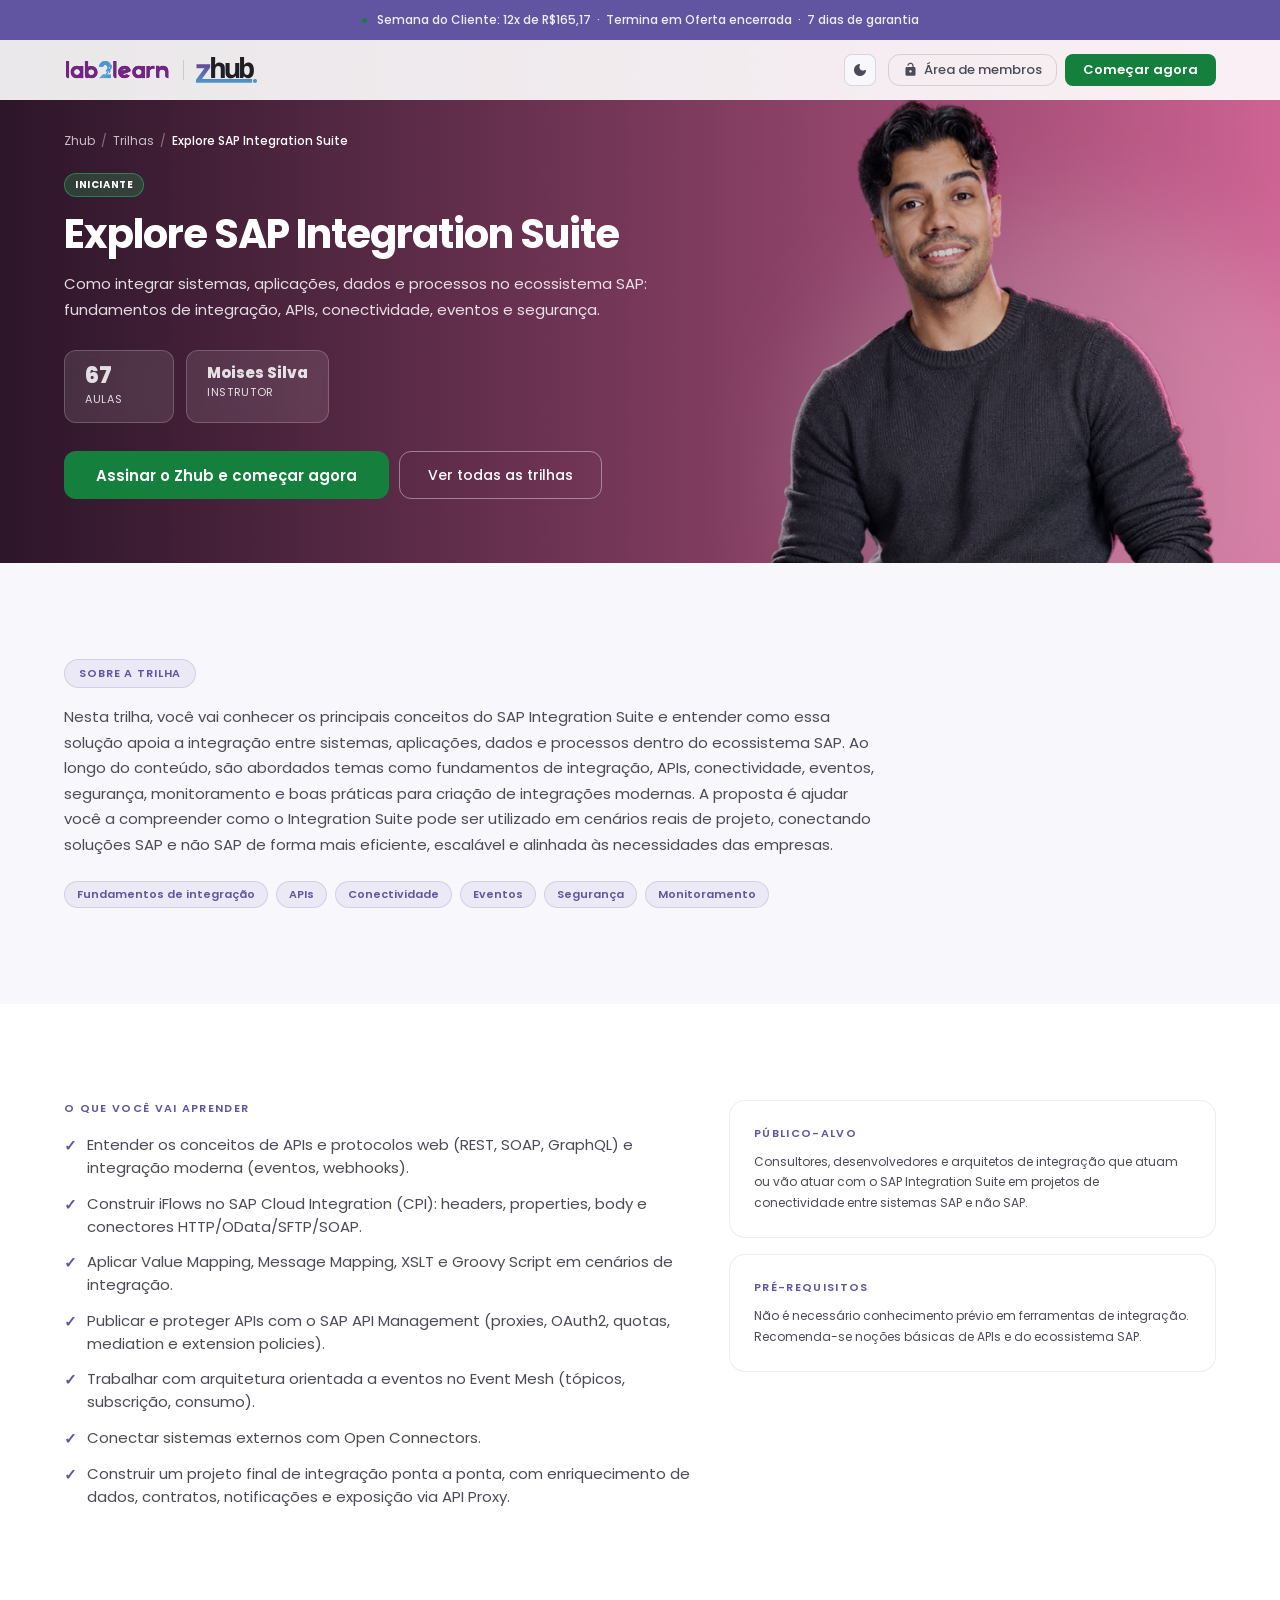
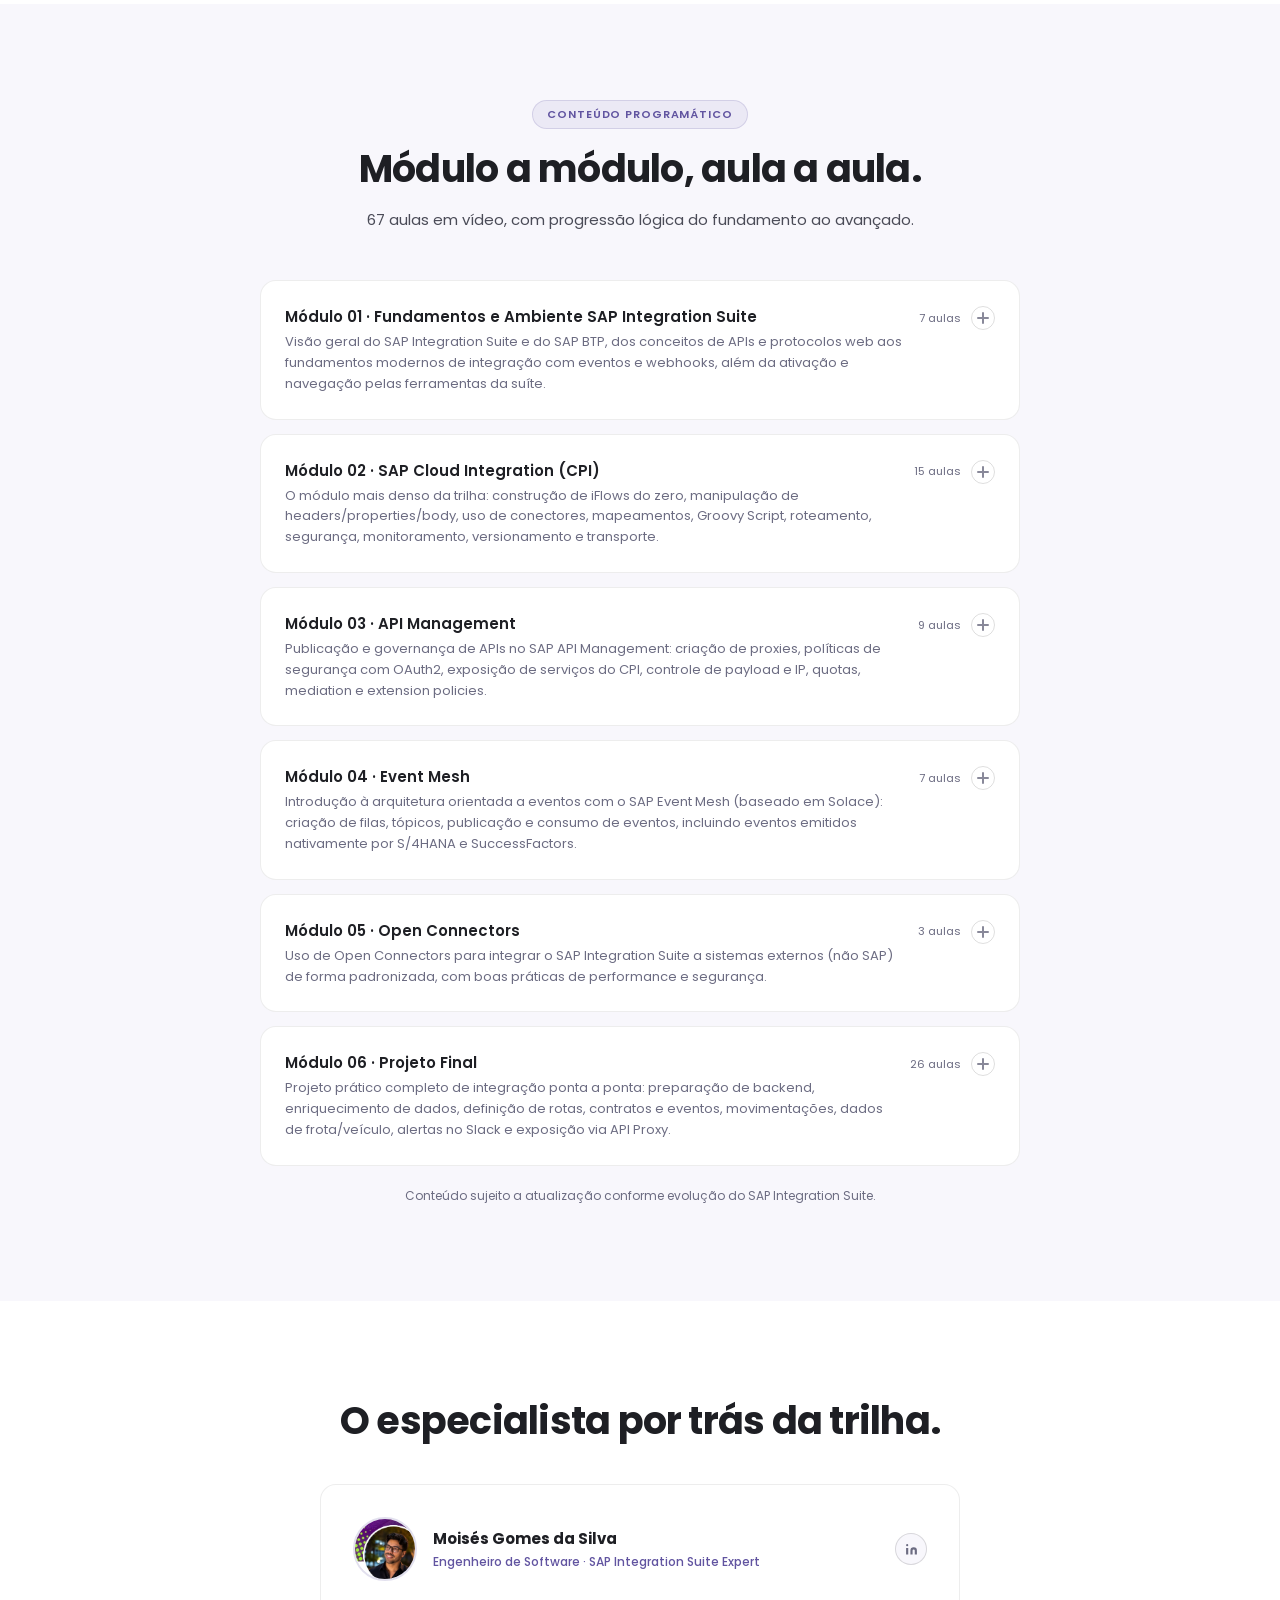
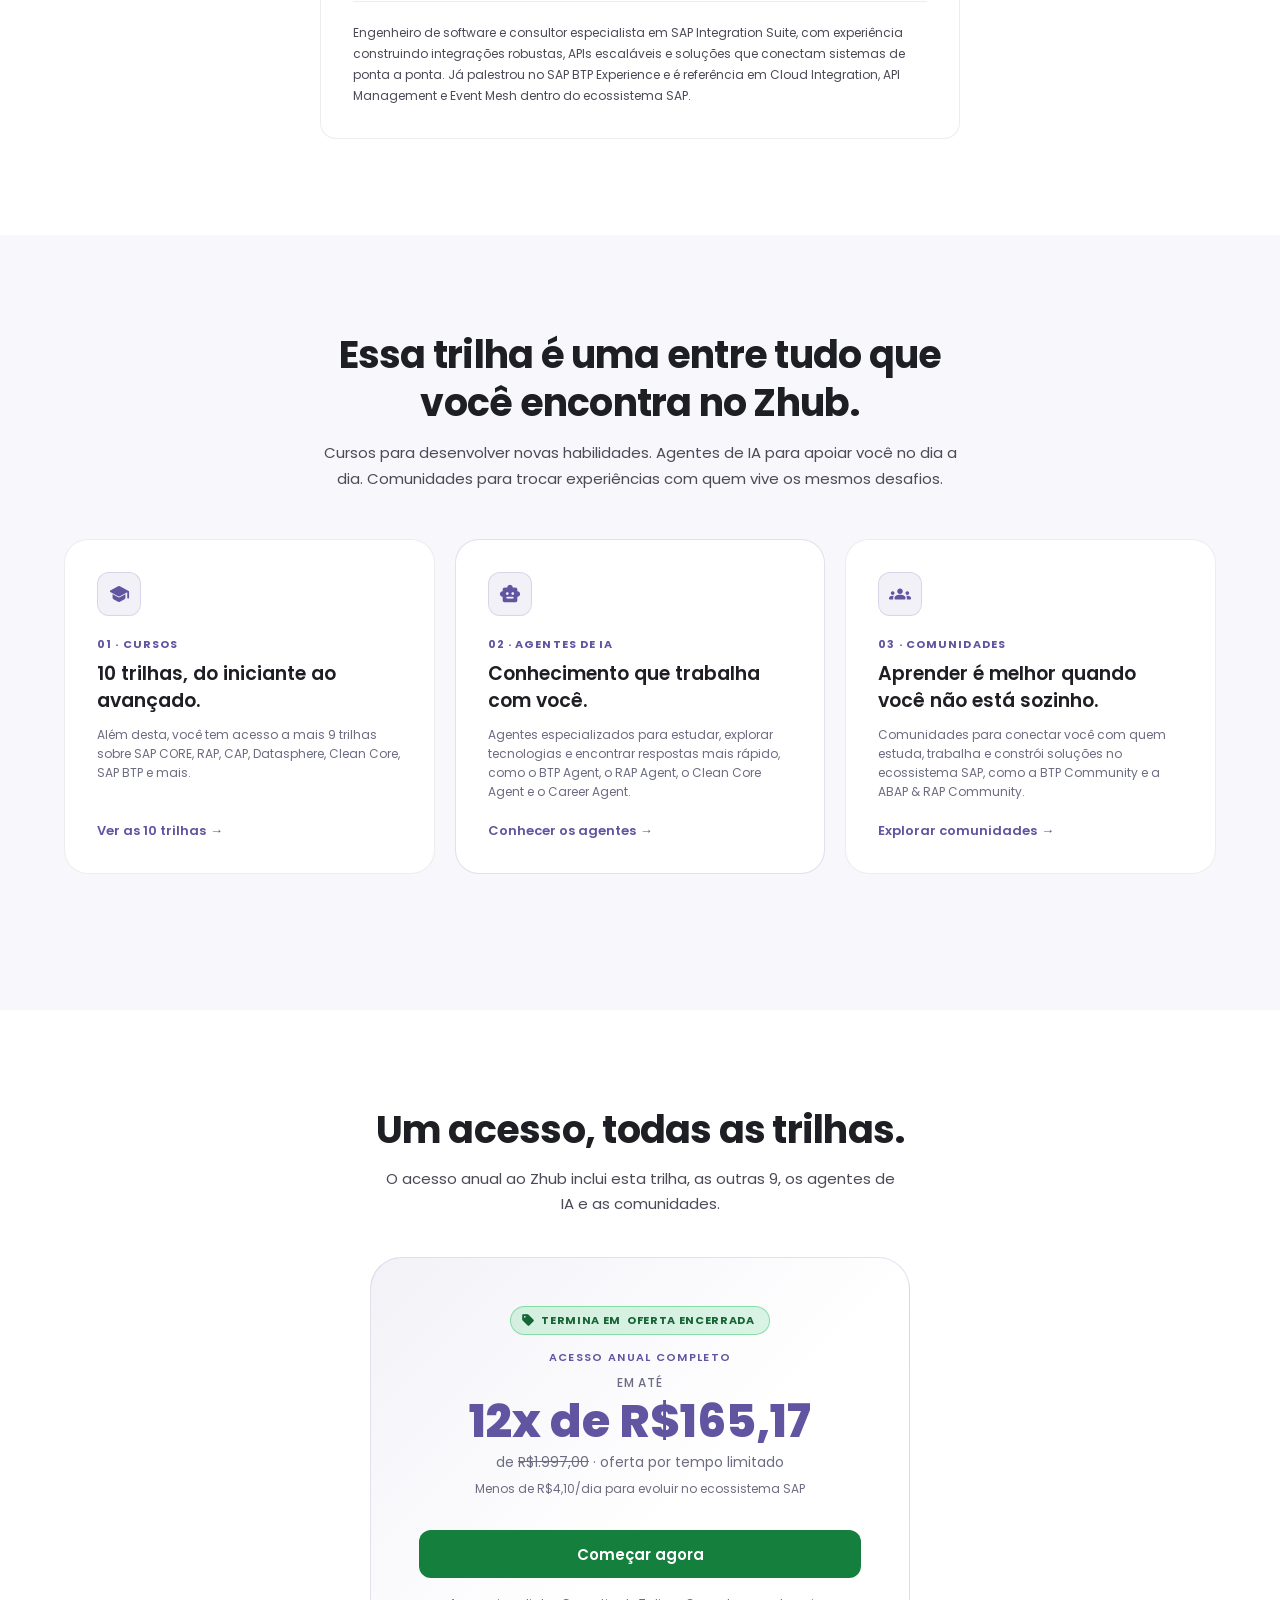
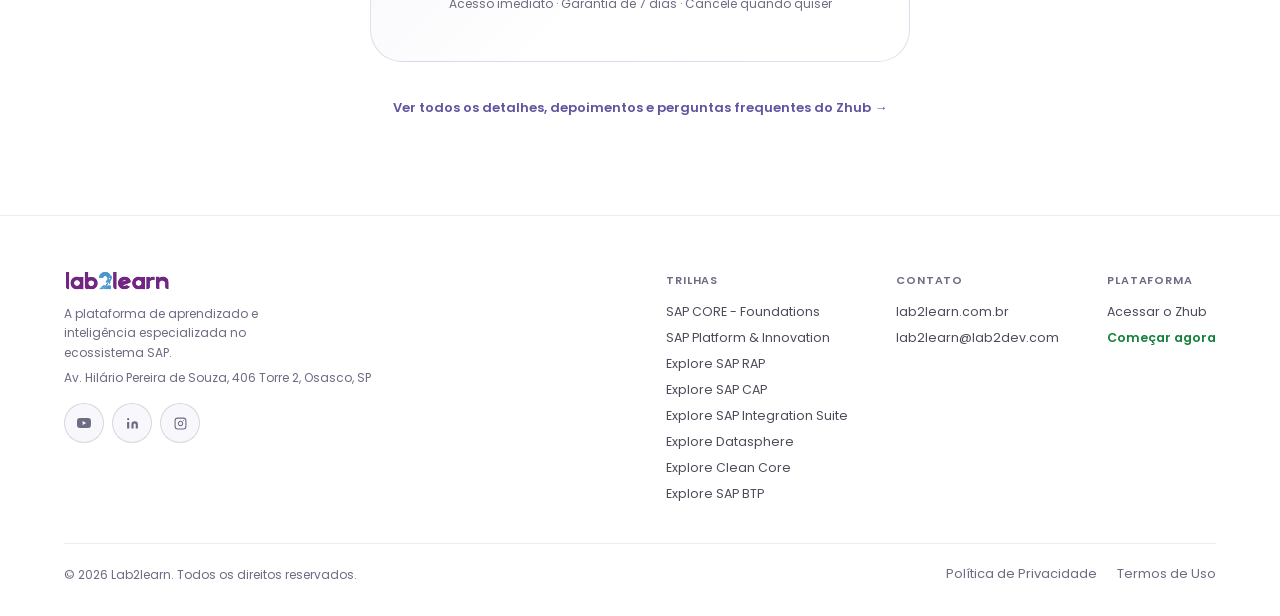
<file: cursos/explore-sap-integration-suite.html>
<!DOCTYPE html>
<html lang="pt-BR" data-theme="light">
<head>
  <meta charset="UTF-8">
  <meta name="viewport" content="width=device-width, initial-scale=1.0">
  <title>Explore SAP Integration Suite | Curso SAP | Zhub</title>
  <link rel="icon" type="image/svg+xml" href="../assets/favicon.svg">
  <meta name="description" content="Curso Explore SAP Integration Suite no Zhub: fundamentos de integração, APIs, conectividade, eventos e segurança no ecossistema SAP. 67 aulas em vídeo.">
  <meta name="robots" content="index, follow">
  <meta name="theme-color" content="#6154A0">
  <link rel="canonical" href="https://zhub.lab2learn.com.br/cursos/explore-sap-integration-suite.html">

  <!-- Open Graph -->
  <meta property="og:type" content="website">
  <meta property="og:site_name" content="Zhub">
  <meta property="og:locale" content="pt_BR">
  <meta property="og:url" content="https://zhub.lab2learn.com.br/cursos/explore-sap-integration-suite.html">
  <meta property="og:title" content="Explore SAP Integration Suite | Curso SAP | Zhub">
  <meta property="og:description" content="Fundamentos de integração, APIs, conectividade, eventos e segurança no ecossistema SAP. 67 aulas, com Moisés Gomes da Silva.">
  <meta property="og:image" content="https://zhub.lab2learn.com.br/assets/capa%20dos%20cursos/Integration%20Suite.png">

  <!-- Twitter Card -->
  <meta name="twitter:card" content="summary_large_image">
  <meta name="twitter:title" content="Explore SAP Integration Suite | Curso SAP | Zhub">
  <meta name="twitter:description" content="Fundamentos de integração, APIs, conectividade, eventos e segurança no ecossistema SAP. 67 aulas, com Moisés Gomes da Silva.">
  <meta name="twitter:image" content="https://zhub.lab2learn.com.br/assets/capa%20dos%20cursos/Integration%20Suite.png">

  <link rel="preconnect" href="https://fonts.googleapis.com">
  <link rel="preconnect" href="https://fonts.gstatic.com" crossorigin>
  <link href="https://fonts.googleapis.com/css2?family=Poppins:wght@300;400;500;600;700;800;900&display=swap" rel="stylesheet">
  <link href="https://fonts.googleapis.com/css2?family=Material+Symbols+Rounded:opsz,wght,FILL,GRAD@24,400,1,0" rel="stylesheet">
  <link rel="stylesheet" href="../assets/zhub.css">

  <script type="application/ld+json">
  {
    "@context": "https://schema.org",
    "@type": "Course",
    "name": "Explore SAP Integration Suite",
    "description": "Curso Explore SAP Integration Suite no Zhub: fundamentos de integração, APIs, conectividade, eventos e segurança no ecossistema SAP. 67 aulas em vídeo.",
    "provider": {
      "@type": "EducationalOrganization",
      "name": "Zhub",
      "sameAs": "https://zhub.lab2learn.com.br/"
    },
    "url": "https://zhub.lab2learn.com.br/cursos/explore-sap-integration-suite.html",
    "image": "https://zhub.lab2learn.com.br/assets/capa%20dos%20cursos/Integration%20Suite.png",
    "inLanguage": "pt-BR",
    "instructor": {
      "@type": "Person",
      "name": "Moisés Gomes da Silva"
    },
    "offers": {
      "@type": "Offer",
      "category": "subscription",
      "price": "1997.00",
      "priceCurrency": "BRL",
      "availability": "https://schema.org/InStock",
      "url": "https://zhub.lab2learn.com.br/checkout"
    }
  }
  </script>
  <script type="application/ld+json">
  {
    "@context": "https://schema.org",
    "@type": "BreadcrumbList",
    "itemListElement": [
      {"@type":"ListItem","position":1,"name":"Zhub","item":"https://zhub.lab2learn.com.br/"},
      {"@type":"ListItem","position":2,"name":"Trilhas","item":"https://zhub.lab2learn.com.br/#trilhas"},
      {"@type":"ListItem","position":3,"name":"Explore SAP Integration Suite","item":"https://zhub.lab2learn.com.br/cursos/explore-sap-integration-suite.html"}
    ]
  }
  </script>
</head>
<body>
<div id="theme-flash" style="background:var(--purple);"></div>

<div id="abar">
  <span class="ab-dot"></span>
  <span class="ab">Semana do Cliente: 12x de R$165,17 &nbsp;·&nbsp; Termina em <span class="promo-countdown">15/09</span> &nbsp;·&nbsp; 7 dias de garantia</span>
</div>

<nav>
  <a href="../index.html" class="nav-logo">
    <img src="../assets/logos/Logo Horizontal Lab2learn - Fundo Claro.svg" alt="Lab2learn" id="logo-l" style="height:18px;">
    <img src="../assets/logos/Logo Horizontal Lab2learn - Fundo Escuro.svg" alt="Lab2learn" id="logo-d" style="height:18px;display:none;">
    <span class="nav-sep"></span>
    <img src="../assets/logos/Logo Zhub.svg" alt="Zhub" id="zhub-logo-l" style="height:26px;">
    <img src="../assets/logos/zhub modo escuro.png" alt="Zhub" id="zhub-logo-d" style="height:26px;display:none;">
  </a>
  <div class="nav-r">
    <button id="theme-btn" aria-label="Alternar tema">
      <span class="material-symbols-rounded" id="theme-icon">dark_mode</span>
    </button>
    <div class="nav-cta-wrap" style="gap:8px;">
      <a href="https://zhub.lab2learn.com.br/login" class="btn-outline" style="height:32px;padding:0 14px;font-size:13px;display:inline-flex;align-items:center;gap:6px;"><span class="material-symbols-rounded" style="font-size:15px;">lock_open</span>Área de membros</a>
      <a href="https://zhub.lab2learn.com.br/checkout" class="btn-green">Começar agora</a>
    </div>
  </div>
</nav>

<section class="bg-1 sec page-start course-hero fam-pink">
  <img src="../assets/capa dos cursos/Integration Suite.png" alt="Explore SAP Integration Suite" class="hero-bg hero-bg-light">
  <img src="../assets/capa dos cursos/Modo escuro/Integration Suite.png" alt="Explore SAP Integration Suite" class="hero-bg hero-bg-dark">
  <div class="hero-overlay"></div>
  <div class="wrap">
    <div class="crumb anim">
      <a href="../index.html">Zhub</a><span class="sep">/</span><a href="../index.html#trilhas">Trilhas</a><span class="sep">/</span><span class="cur">Explore SAP Integration Suite</span>
    </div>

    <span class="trilha-level lv-ini anim d1">Iniciante</span>
    <h1 class="t-d anim d1" style="max-width:760px;margin-bottom:14px;">Explore SAP Integration Suite</h1>
    <p class="t-lg anim d2" style="color:var(--t2);max-width:640px;margin-bottom:28px;">Como integrar sistemas, aplicações, dados e processos no ecossistema SAP: fundamentos de integração, APIs, conectividade, eventos e segurança.</p>

    <div class="stat-row anim d3" style="margin-bottom:28px;">
      <div class="stat-tile"><p class="n">67</p><p class="l">Aulas</p></div>
      <div class="stat-tile"><p class="n" style="font-size:15px;">Moises Silva</p><p class="l">Instrutor</p></div>
    </div>

    <div class="anim d4" style="display:flex;flex-wrap:wrap;gap:10px;">
      <a href="https://zhub.lab2learn.com.br/checkout" class="btn-green btn-green-lg">Assinar o Zhub e começar agora</a>
      <a href="../index.html#trilhas" class="btn-outline">Ver todas as trilhas</a>
    </div>
  </div>
</section>

<section class="bg-2 sec">
  <div class="wrap">
    <div style="max-width:820px;" class="anim">
      <div class="chip" style="display:inline-flex;margin-bottom:16px;">Sobre a trilha</div>
      <p class="t-lg" style="color:var(--t2);margin-bottom:24px;">Nesta trilha, você vai conhecer os principais conceitos do SAP Integration Suite e entender como essa solução apoia a integração entre sistemas, aplicações, dados e processos dentro do ecossistema SAP. Ao longo do conteúdo, são abordados temas como fundamentos de integração, APIs, conectividade, eventos, segurança, monitoramento e boas práticas para criação de integrações modernas. A proposta é ajudar você a compreender como o Integration Suite pode ser utilizado em cenários reais de projeto, conectando soluções SAP e não SAP de forma mais eficiente, escalável e alinhada às necessidades das empresas.</p>
      <div style="display:flex;flex-wrap:wrap;gap:8px;">
        <span class="pillar-tag">Fundamentos de integração</span><span class="pillar-tag">APIs</span><span class="pillar-tag">Conectividade</span><span class="pillar-tag">Eventos</span><span class="pillar-tag">Segurança</span><span class="pillar-tag">Monitoramento</span>
      </div>
    </div>
  </div>
</section>

<section class="bg-1 sec">
  <div class="wrap">
    <div class="obj-grid">
      <div class="anim">
        <p class="t-label" style="margin-bottom:16px;">O que você vai aprender</p>
        <ul class="ck-list">
          <li><span class="ck">✓</span>Entender os conceitos de APIs e protocolos web (REST, SOAP, GraphQL) e integração moderna (eventos, webhooks).</li>
          <li><span class="ck">✓</span>Construir iFlows no SAP Cloud Integration (CPI): headers, properties, body e conectores HTTP/OData/SFTP/SOAP.</li>
          <li><span class="ck">✓</span>Aplicar Value Mapping, Message Mapping, XSLT e Groovy Script em cenários de integração.</li>
          <li><span class="ck">✓</span>Publicar e proteger APIs com o SAP API Management (proxies, OAuth2, quotas, mediation e extension policies).</li>
          <li><span class="ck">✓</span>Trabalhar com arquitetura orientada a eventos no Event Mesh (tópicos, subscrição, consumo).</li>
          <li><span class="ck">✓</span>Conectar sistemas externos com Open Connectors.</li>
          <li><span class="ck">✓</span>Construir um projeto final de integração ponta a ponta, com enriquecimento de dados, contratos, notificações e exposição via API Proxy.</li>
        </ul>
      </div>
      <div class="anim d2" style="display:flex;flex-direction:column;gap:16px;">
        <div class="info-card">
          <p class="t-label" style="margin-bottom:10px;">Público-alvo</p>
          <p class="t-sm" style="color:var(--t2);line-height:1.7;">Consultores, desenvolvedores e arquitetos de integração que atuam ou vão atuar com o SAP Integration Suite em projetos de conectividade entre sistemas SAP e não SAP.</p>
        </div>
        <div class="info-card">
          <p class="t-label" style="margin-bottom:10px;">Pré-requisitos</p>
          <p class="t-sm" style="color:var(--t2);line-height:1.7;">Não é necessário conhecimento prévio em ferramentas de integração. Recomenda-se noções básicas de APIs e do ecossistema SAP.</p>
        </div>
      </div>
    </div>
  </div>
</section>

<section class="bg-2 sec">
  <div class="wrap">
    <div style="text-align:center;max-width:640px;margin:0 auto 48px;" class="anim">
      <div class="chip" style="display:inline-flex;margin-bottom:16px;">Conteúdo programático</div>
      <h2 class="t-h2" style="margin-bottom:14px;">Módulo a módulo, aula a aula.</h2>
      <p class="t-lg" style="color:var(--t2);">67 aulas em vídeo, com progressão lógica do fundamento ao avançado.</p>
    </div>
    <div style="max-width:760px;margin:0 auto;" class="anim d1">
      <details class="module-card">
        <summary>
          <div class="module-head">
            <p class="module-title">Módulo 01 · Fundamentos e Ambiente SAP Integration Suite</p>
            <p class="module-obj">Visão geral do SAP Integration Suite e do SAP BTP, dos conceitos de APIs e protocolos web aos fundamentos modernos de integração com eventos e webhooks, além da ativação e navegação pelas ferramentas da suíte.</p>
          </div>
          <div class="module-meta">
            <span class="module-count">7 aulas</span>
            <span class="module-chevron"><svg width="12" height="12" viewBox="0 0 12 12" fill="none"><path d="M6 1V11M1 6H11" stroke="#888899" stroke-width="2" stroke-linecap="round"/></svg></span>
          </div>
        </summary>
        <ul class="module-lessons">
          <li><span class="lnum">1.1</span><span class="ltitle">O que é SAP Integration Suite e SAP BTP</span><span class="ldur">17:28</span></li>
          <li><span class="lnum">1.2</span><span class="ltitle">Overview das ferramentas que compõem o Integration Suite</span><span class="ldur">43:39</span></li>
          <li><span class="lnum">1.3.1</span><span class="ltitle">Conceitos de APIs e protocolos Web</span><span class="ldur">24:04</span></li>
          <li><span class="lnum">1.3.2</span><span class="ltitle">Conceitos de APIs e protocolos Web - GraphQL, SOAP</span><span class="ldur">17:27</span></li>
          <li><span class="lnum">1.4</span><span class="ltitle">Conceitos modernos de integração: APIs, eventos, webhooks</span><span class="ldur">15:29</span></li>
          <li><span class="lnum">1.5</span><span class="ltitle">Ativação dos serviços</span><span class="ldur">7:48</span></li>
          <li><span class="lnum">1.6</span><span class="ltitle">Navegando pelo Integration Suite</span><span class="ldur">25:23</span></li>
        </ul>
      </details>
      <details class="module-card">
        <summary>
          <div class="module-head">
            <p class="module-title">Módulo 02 · SAP Cloud Integration (CPI)</p>
            <p class="module-obj">O módulo mais denso da trilha: construção de iFlows do zero, manipulação de headers/properties/body, uso de conectores, mapeamentos, Groovy Script, roteamento, segurança, monitoramento, versionamento e transporte.</p>
          </div>
          <div class="module-meta">
            <span class="module-count">15 aulas</span>
            <span class="module-chevron"><svg width="12" height="12" viewBox="0 0 12 12" fill="none"><path d="M6 1V11M1 6H11" stroke="#888899" stroke-width="2" stroke-linecap="round"/></svg></span>
          </div>
        </summary>
        <ul class="module-lessons">
          <li><span class="lnum">2.1</span><span class="ltitle">Criando seu primeiro iFlow (Hello World)</span><span class="ldur">37:47</span></li>
          <li><span class="lnum">2.2</span><span class="ltitle">Estrutura dos iFlows</span><span class="ldur">32:39</span></li>
          <li><span class="lnum">2.3</span><span class="ltitle">Manipulação de Headers, Properties e Body</span><span class="ldur">43:33</span></li>
          <li><span class="lnum">2.4</span><span class="ltitle">Conectores HTTP e OData</span><span class="ldur">39:12</span></li>
          <li><span class="lnum">2.5</span><span class="ltitle">Value Mapping, Message Mapping e XSLT</span><span class="ldur">37:46</span></li>
          <li><span class="lnum">2.6.1</span><span class="ltitle">Conectores SFTP e SOAP</span><span class="ldur">38:29</span></li>
          <li><span class="lnum">2.6.2</span><span class="ltitle">Conector SFTP - Parte 2</span><span class="ldur">39:52</span></li>
          <li><span class="lnum">2.6.3</span><span class="ltitle">Conector SFTP</span><span class="ldur">32:54</span></li>
          <li><span class="lnum">2.7</span><span class="ltitle">Groovy Script no CI</span><span class="ldur">36:57</span></li>
          <li><span class="lnum">2.8</span><span class="ltitle">Uso de Router, Splitter</span><span class="ldur">22:13</span></li>
          <li><span class="lnum">2.9</span><span class="ltitle">Uso do Looping Process Call e Idempotent Process Call</span><span class="ldur">31:04</span></li>
          <li><span class="lnum">2.10</span><span class="ltitle">Uso da externalização e espaços de armazenamento do CI</span><span class="ldur">51:02</span></li>
          <li><span class="lnum">2.11</span><span class="ltitle">Segurança: certificados, credenciais, keystores</span><span class="ldur">35:16</span></li>
          <li><span class="lnum">2.12</span><span class="ltitle">Monitoramento, log, uso correto do Trace</span><span class="ldur">6:07</span></li>
          <li><span class="lnum">2.13</span><span class="ltitle">Exportação, transporte e versionamento</span><span class="ldur">19:38</span></li>
        </ul>
      </details>
      <details class="module-card">
        <summary>
          <div class="module-head">
            <p class="module-title">Módulo 03 · API Management</p>
            <p class="module-obj">Publicação e governança de APIs no SAP API Management: criação de proxies, políticas de segurança com OAuth2, exposição de serviços do CPI, controle de payload e IP, quotas, mediation e extension policies.</p>
          </div>
          <div class="module-meta">
            <span class="module-count">9 aulas</span>
            <span class="module-chevron"><svg width="12" height="12" viewBox="0 0 12 12" fill="none"><path d="M6 1V11M1 6H11" stroke="#888899" stroke-width="2" stroke-linecap="round"/></svg></span>
          </div>
        </summary>
        <ul class="module-lessons">
          <li><span class="lnum">3.1</span><span class="ltitle">O que é o SAP API Management</span><span class="ldur">20:28</span></li>
          <li><span class="lnum">3.2</span><span class="ltitle">Criando sua primeira API com proxy</span><span class="ldur">33:12</span></li>
          <li><span class="lnum">3.3</span><span class="ltitle">Policies de segurança - OAuth2</span><span class="ldur">24:27</span></li>
          <li><span class="lnum">3.4</span><span class="ltitle">Expondo APIs do CI no APIM</span><span class="ldur">23:23</span></li>
          <li><span class="lnum">3.5</span><span class="ltitle">Verificação do payload e restrição por IP</span><span class="ldur">26:24</span></li>
          <li><span class="lnum">3.6</span><span class="ltitle">Políticas de Quota e controle de picos</span><span class="ldur">39:27</span></li>
          <li><span class="lnum">3.7</span><span class="ltitle">Mediation Policies</span><span class="ldur">30:57</span></li>
          <li><span class="lnum">3.8</span><span class="ltitle">Extension Policies</span><span class="ldur">27:59</span></li>
          <li><span class="lnum">3.9</span><span class="ltitle">Templates e Documentação</span><span class="ldur">39:18</span></li>
        </ul>
      </details>
      <details class="module-card">
        <summary>
          <div class="module-head">
            <p class="module-title">Módulo 04 · Event Mesh</p>
            <p class="module-obj">Introdução à arquitetura orientada a eventos com o SAP Event Mesh (baseado em Solace): criação de filas, tópicos, publicação e consumo de eventos, incluindo eventos emitidos nativamente por S/4HANA e SuccessFactors.</p>
          </div>
          <div class="module-meta">
            <span class="module-count">7 aulas</span>
            <span class="module-chevron"><svg width="12" height="12" viewBox="0 0 12 12" fill="none"><path d="M6 1V11M1 6H11" stroke="#888899" stroke-width="2" stroke-linecap="round"/></svg></span>
          </div>
        </summary>
        <ul class="module-lessons">
          <li><span class="lnum">4.1</span><span class="ltitle">Criação e ativação do ambiente - Solace</span><span class="ldur">15:23</span></li>
          <li><span class="lnum">4.2</span><span class="ltitle">Entendendo Arquitetura orientada a eventos</span><span class="ldur">36:54</span></li>
          <li><span class="lnum">4.3</span><span class="ltitle">Criando filas, publicando e consumindo eventos</span><span class="ldur">42:26</span></li>
          <li><span class="lnum">4.4.1</span><span class="ltitle">Uso de Tópico, Subscrição e consumo</span><span class="ldur">28:07</span></li>
          <li><span class="lnum">4.4.2</span><span class="ltitle">Uso de Tópico, Subscrição e consumo</span><span class="ldur">33:20</span></li>
          <li><span class="lnum">4.4.3</span><span class="ltitle">Uso de Tópico, Subscrição e consumo</span><span class="ldur">15:57</span></li>
          <li><span class="lnum">4.5</span><span class="ltitle">Eventos emitidos por SAP S/4HANA, SuccessFactors</span><span class="ldur">30:13</span></li>
        </ul>
      </details>
      <details class="module-card">
        <summary>
          <div class="module-head">
            <p class="module-title">Módulo 05 · Open Connectors</p>
            <p class="module-obj">Uso de Open Connectors para integrar o SAP Integration Suite a sistemas externos (não SAP) de forma padronizada, com boas práticas de performance e segurança.</p>
          </div>
          <div class="module-meta">
            <span class="module-count">3 aulas</span>
            <span class="module-chevron"><svg width="12" height="12" viewBox="0 0 12 12" fill="none"><path d="M6 1V11M1 6H11" stroke="#888899" stroke-width="2" stroke-linecap="round"/></svg></span>
          </div>
        </summary>
        <ul class="module-lessons">
          <li><span class="lnum">5.1</span><span class="ltitle">O que são e como usar Open Connectors</span><span class="ldur">16:18</span></li>
          <li><span class="lnum">5.2</span><span class="ltitle">Integração com sistemas externos</span><span class="ldur">48:28</span></li>
          <li><span class="lnum">5.3</span><span class="ltitle">Boas práticas de integração, performance e segurança</span><span class="ldur">42:52</span></li>
        </ul>
      </details>
      <details class="module-card">
        <summary>
          <div class="module-head">
            <p class="module-title">Módulo 06 · Projeto Final</p>
            <p class="module-obj">Projeto prático completo de integração ponta a ponta: preparação de backend, enriquecimento de dados, definição de rotas, contratos e eventos, movimentações, dados de frota/veículo, alertas no Slack e exposição via API Proxy.</p>
          </div>
          <div class="module-meta">
            <span class="module-count">26 aulas</span>
            <span class="module-chevron"><svg width="12" height="12" viewBox="0 0 12 12" fill="none"><path d="M6 1V11M1 6H11" stroke="#888899" stroke-width="2" stroke-linecap="round"/></svg></span>
          </div>
        </summary>
        <ul class="module-lessons">
          <li><span class="lnum">6.1</span><span class="ltitle">Projeto prático final</span><span class="ldur">16:40</span></li>
          <li><span class="lnum">6.2.1</span><span class="ltitle">Preparando o Backend e PLM_PIM Part 1</span><span class="ldur">26:06</span></li>
          <li><span class="lnum">6.2.2</span><span class="ltitle">Preparando o Backend e PLM_PIM Part 2</span><span class="ldur">22:21</span></li>
          <li><span class="lnum">6.3.1</span><span class="ltitle">Mão na massa</span><span class="ldur">24:14</span></li>
          <li><span class="lnum">6.3.2</span><span class="ltitle">Mão na massa P2</span><span class="ldur">25:01</span></li>
          <li><span class="lnum">6.4.1</span><span class="ltitle">Enriquecimento de Dados</span><span class="ldur">28:44</span></li>
          <li><span class="lnum">6.4.2</span><span class="ltitle">Enriquecimento de Dados</span><span class="ldur">21:24</span></li>
          <li><span class="lnum">6.4.3</span><span class="ltitle">Enriquecimento de Dados</span><span class="ldur">19:49</span></li>
          <li><span class="lnum">6.4.4</span><span class="ltitle">Enriquecimento de Dados</span><span class="ldur">27:39</span></li>
          <li><span class="lnum">6.4.5</span><span class="ltitle">Enriquecimento de Dados</span><span class="ldur">36:14</span></li>
          <li><span class="lnum">6.4.6</span><span class="ltitle">Enriquecimento de Dados</span><span class="ldur">39:38</span></li>
          <li><span class="lnum">6.5</span><span class="ltitle">Definição de Rota Frotas_Veículos</span><span class="ldur">17:07</span></li>
          <li><span class="lnum">6.6</span><span class="ltitle">Criação do contrato</span><span class="ldur">21:37</span></li>
          <li><span class="lnum">6.7</span><span class="ltitle">Validar movimentação</span><span class="ldur">24:12</span></li>
          <li><span class="lnum">6.8</span><span class="ltitle">Publicando o contrato</span><span class="ldur">31:08</span></li>
          <li><span class="lnum">6.9</span><span class="ltitle">Publicando o evento</span><span class="ldur">26:51</span></li>
          <li><span class="lnum">6.10.1</span><span class="ltitle">Gerando Movimentação</span><span class="ldur">21:39</span></li>
          <li><span class="lnum">6.10.2</span><span class="ltitle">Gerando Movimentação</span><span class="ldur">18:58</span></li>
          <li><span class="lnum">6.11.1</span><span class="ltitle">Atualizando Dados de Frota e Veículo</span><span class="ldur">25:48</span></li>
          <li><span class="lnum">6.11.2</span><span class="ltitle">Atualizando Dados de Frota e Veículo</span><span class="ldur">30:54</span></li>
          <li><span class="lnum">6.12</span><span class="ltitle">Notificação de Baixo Estoque</span></li>
          <li><span class="lnum">6.13.1</span><span class="ltitle">Alertando no Slack</span><span class="ldur">20:58</span></li>
          <li><span class="lnum">6.13.2</span><span class="ltitle">Alertando no Slack</span><span class="ldur">20:11</span></li>
          <li><span class="lnum">6.14.1</span><span class="ltitle">Expondo Via API Proxy</span><span class="ldur">16:44</span></li>
          <li><span class="lnum">6.14.2</span><span class="ltitle">Expondo Via API Proxy</span><span class="ldur">15:26</span></li>
          <li><span class="lnum">6.14.3</span><span class="ltitle">Expondo Via API Proxy</span><span class="ldur">24:13</span></li>
        </ul>
      </details>
      <p class="t-sm" style="color:var(--t3);text-align:center;margin-top:20px;">Conteúdo sujeito a atualização conforme evolução do SAP Integration Suite.</p>
    </div>
  </div>
</section>

<section class="bg-1 sec">
  <div class="wrap">
    <div style="text-align:center;margin-bottom:40px;" class="anim">
      <h2 class="t-h2">O especialista por trás da trilha.</h2>
    </div>
    <div class="card anim d1" style="padding:32px;max-width:640px;margin:0 auto;">
      <div style="display:flex;align-items:center;gap:16px;margin-bottom:20px;">
        <img src="../assets/experts/Moises Gomes da Silva.png" alt="Moisés Gomes da Silva" loading="lazy" style="width:64px;height:64px;border-radius:50%;object-fit:cover;object-position:top;border:2px solid var(--pborder);flex-shrink:0;">
        <div>
          <p style="font-size:15px;font-weight:700;color:var(--t1);margin-bottom:2px;">Moisés Gomes da Silva</p>
          <p class="t-sm" style="color:var(--purple);font-weight:500;">Engenheiro de Software · SAP Integration Suite Expert</p>
        </div>
        <a href="https://www.linkedin.com/in/moisesgomesdev52771/" target="_blank" rel="noopener" aria-label="LinkedIn de Moisés Gomes da Silva" style="width:32px;height:32px;border-radius:50%;background:var(--bg-2);border:1px solid var(--border-2);display:flex;align-items:center;justify-content:center;flex-shrink:0;margin-left:auto;transition:border-color .2s;" onmouseover="this.style.borderColor='var(--purple)'" onmouseout="this.style.borderColor='var(--border-2)'">
          <svg width="13" height="13" viewBox="0 0 24 24" fill="var(--t3)"><path d="M16 8a6 6 0 0 1 6 6v7h-4v-7a2 2 0 0 0-2-2 2 2 0 0 0-2 2v7h-4v-7a6 6 0 0 1 6-6zM2 9h4v12H2z"/><circle cx="4" cy="4" r="2"/></svg>
        </a>
      </div>
      <div class="div" style="margin-bottom:20px;"></div>
      <p class="t-sm" style="color:var(--t2);line-height:1.75;">Engenheiro de software e consultor especialista em SAP Integration Suite, com experiência construindo integrações robustas, APIs escaláveis e soluções que conectam sistemas de ponta a ponta. Já palestrou no SAP BTP Experience e é referência em Cloud Integration, API Management e Event Mesh dentro do ecossistema SAP.</p>
    </div>
  </div>
</section>

<section class="bg-2 sec">
  <div class="wrap">
    <div style="text-align:center;max-width:640px;margin:0 auto 48px;" class="anim">
      <h2 class="t-h2" style="margin-bottom:14px;">Essa trilha é uma entre tudo que você encontra no Zhub.</h2>
      <p class="t-lg" style="color:var(--t2);">Cursos para desenvolver novas habilidades. Agentes de IA para apoiar você no dia a dia. Comunidades para trocar experiências com quem vive os mesmos desafios.</p>
    </div>

    <div class="pillar-grid" style="margin-bottom:40px;">

      <div class="pillar-card anim d1">
        <div class="pillar-icon"><span class="material-symbols-rounded">school</span></div>
        <p class="pillar-num">01 · Cursos</p>
        <h3 class="t-h3" style="margin-bottom:10px;font-size:19px;">10 trilhas, do iniciante ao avançado.</h3>
        <p class="t-sm" style="color:var(--t3);margin-bottom:20px;">Além desta, você tem acesso a mais 9 trilhas sobre SAP CORE, RAP, CAP, Datasphere, Clean Core, SAP BTP e mais.</p>
        <a href="../index.html#trilhas" class="trilha-more" style="margin-top:auto;">Ver as 10 trilhas <span aria-hidden="true">→</span></a>
      </div>

      <div class="pillar-card card-purple anim d2">
        <div class="pillar-icon"><span class="material-symbols-rounded">smart_toy</span></div>
        <p class="pillar-num">02 · Agentes de IA</p>
        <h3 class="t-h3" style="margin-bottom:10px;font-size:19px;">Conhecimento que trabalha com você.</h3>
        <p class="t-sm" style="color:var(--t3);margin-bottom:20px;">Agentes especializados para estudar, explorar tecnologias e encontrar respostas mais rápido, como o BTP Agent, o RAP Agent, o Clean Core Agent e o Career Agent.</p>
        <a href="../index.html#zhub" class="trilha-more" style="margin-top:auto;">Conhecer os agentes <span aria-hidden="true">→</span></a>
      </div>

      <div class="pillar-card anim d3">
        <div class="pillar-icon"><span class="material-symbols-rounded">groups</span></div>
        <p class="pillar-num">03 · Comunidades</p>
        <h3 class="t-h3" style="margin-bottom:10px;font-size:19px;">Aprender é melhor quando você não está sozinho.</h3>
        <p class="t-sm" style="color:var(--t3);margin-bottom:20px;">Comunidades para conectar você com quem estuda, trabalha e constrói soluções no ecossistema SAP, como a BTP Community e a ABAP & RAP Community.</p>
        <a href="../index.html#zhub" class="trilha-more" style="margin-top:auto;">Explorar comunidades <span aria-hidden="true">→</span></a>
      </div>

    </div>
  </div>
</section>

<section class="bg-1 sec">
  <div class="wrap">
    <div style="text-align:center;margin-bottom:40px;" class="anim">
      <h2 class="t-h2" style="margin-bottom:12px;">Um acesso, todas as trilhas.</h2>
      <p class="t-lg" style="color:var(--t2);max-width:520px;margin:0 auto;">O acesso anual ao Zhub inclui esta trilha, as outras 9, os agentes de IA e as comunidades.</p>
    </div>
    <div class="price-box anim d1" style="margin-bottom:32px;">
      <div style="text-align:center;">
        <div class="chip-deal" style="margin-bottom:14px;"><span class="material-symbols-rounded">sell</span>Termina em <span class="promo-countdown">15/09</span></div>
        <p class="t-label" style="margin-bottom:8px;">Acesso anual completo</p>
        <p style="font-size:12px;font-weight:500;color:var(--t3);text-transform:uppercase;letter-spacing:.08em;margin-bottom:6px;">em até</p>
        <p style="font-size:clamp(30px,5vw,46px);font-weight:800;color:var(--purple);line-height:1;margin-bottom:8px;">12x de R$165,17</p>
        <p style="font-size:14px;color:var(--t3);margin-bottom:6px;">de <s style="color:var(--t3);">R$1.997,00</s> · oferta por tempo limitado</p>
        <p class="t-sm" style="color:var(--t3);margin-bottom:32px;">Menos de R$4,10/dia para evoluir no ecossistema SAP</p>
        <a href="https://zhub.lab2learn.com.br/checkout" class="btn-green btn-green-lg" style="width:100%;justify-content:center;margin-bottom:16px;">Começar agora</a>
        <p class="t-sm" style="color:var(--t3);">Acesso imediato · Garantia de 7 dias · Cancele quando quiser</p>
      </div>
    </div>
    <div class="anim d2" style="text-align:center;">
      <a href="../index.html#oferta" class="trilha-more">Ver todos os detalhes, depoimentos e perguntas frequentes do Zhub <span aria-hidden="true">→</span></a>
    </div>
  </div>
</section>

<footer style="background:var(--bg);border-top:1px solid var(--border);padding:56px 0 32px;">
  <div class="wrap">
    <div class="footer-grid">
      <div>
        <img src="../assets/logos/Logo Horizontal Lab2learn - Fundo Claro.svg" alt="Lab2learn" id="footer-logo-l" style="height:18px;margin-bottom:14px;display:block;">
        <img src="../assets/logos/Logo Horizontal Lab2learn - Fundo Escuro.svg" alt="Lab2learn" id="footer-logo-d" style="height:18px;margin-bottom:14px;display:none;">
        <p class="t-sm footer-muted" style="color:var(--t3);max-width:260px;margin-bottom:6px;">A plataforma de aprendizado e inteligência especializada no ecossistema SAP.</p>
        <p class="t-sm footer-muted" style="color:var(--t3);">Av. Hilário Pereira de Souza, 406 Torre 2, Osasco, SP</p>
        <div style="display:flex;gap:8px;margin-top:16px;">
          <a href="https://www.youtube.com/@lab2learn" target="_blank" style="width:40px;height:40px;border-radius:50%;background:var(--bg-2);border:1px solid var(--border-2);display:flex;align-items:center;justify-content:center;transition:border-color .2s;" onmouseover="this.style.borderColor='var(--purple)'" onmouseout="this.style.borderColor='var(--border-2)'">
            <svg width="14" height="14" viewBox="0 0 24 24" fill="var(--t3)"><path d="M23.5 6.2a3.01 3.01 0 0 0-2.12-2.13C19.54 3.6 12 3.6 12 3.6s-7.54 0-9.38.47A3.01 3.01 0 0 0 .5 6.2C.03 8.05 0 12 0 12s.03 3.95.5 5.8a3.01 3.01 0 0 0 2.12 2.13C4.46 20.4 12 20.4 12 20.4s7.54 0 9.38-.47a3.01 3.01 0 0 0 2.12-2.13c.47-1.85.5-5.8.5-5.8s-.03-3.95-.5-5.8zM9.6 15.6V8.4l6.27 3.6-6.27 3.6z"/></svg>
          </a>
          <a href="https://www.linkedin.com/company/lab2learn" target="_blank" style="width:40px;height:40px;border-radius:50%;background:var(--bg-2);border:1px solid var(--border-2);display:flex;align-items:center;justify-content:center;transition:border-color .2s;" onmouseover="this.style.borderColor='var(--purple)'" onmouseout="this.style.borderColor='var(--border-2)'">
            <svg width="13" height="13" viewBox="0 0 24 24" fill="var(--t3)"><path d="M16 8a6 6 0 0 1 6 6v7h-4v-7a2 2 0 0 0-2-2 2 2 0 0 0-2 2v7h-4v-7a6 6 0 0 1 6-6zM2 9h4v12H2z"/><circle cx="4" cy="4" r="2"/></svg>
          </a>
          <a href="https://www.instagram.com/lab2learn.com.br" target="_blank" style="width:40px;height:40px;border-radius:50%;background:var(--bg-2);border:1px solid var(--border-2);display:flex;align-items:center;justify-content:center;transition:border-color .2s;" onmouseover="this.style.borderColor='var(--purple)'" onmouseout="this.style.borderColor='var(--border-2)'">
            <svg width="13" height="13" viewBox="0 0 24 24" fill="none" stroke="var(--t3)" stroke-width="2" stroke-linecap="round" stroke-linejoin="round"><rect x="2" y="2" width="20" height="20" rx="5" ry="5"/><path d="M16 11.37A4 4 0 1 1 12.63 8 4 4 0 0 1 16 11.37z"/><line x1="17.5" y1="6.5" x2="17.51" y2="6.5"/></svg>
          </a>
        </div>
      </div>
      <div class="footer-cols">
        <div>
          <p class="footer-col-title">Trilhas</p>
          <div class="footer-col-links">
            <a href="sap-core-foundations.html">SAP CORE - Foundations</a>
            <a href="sap-platform-innovation-foundations.html">SAP Platform & Innovation</a>
            <a href="explore-sap-rap.html">Explore SAP RAP</a>
            <a href="explore-sap-cap.html">Explore SAP CAP</a>
            <a href="explore-sap-integration-suite.html">Explore SAP Integration Suite</a>
            <a href="explore-datasphere.html">Explore Datasphere</a>
            <a href="explore-clean-core.html">Explore Clean Core</a>
            <a href="explore-sap-btp.html">Explore SAP BTP</a>
          </div>
        </div>
        <div>
          <p class="footer-col-title">Contato</p>
          <div class="footer-col-links">
            <a href="https://lab2learn.com.br/" target="_blank">lab2learn.com.br</a>
            <a href="mailto:lab2learn@lab2dev.com">lab2learn@lab2dev.com</a>
          </div>
        </div>
        <div>
          <p class="footer-col-title">Plataforma</p>
          <div class="footer-col-links">
            <a href="https://zhub.lab2learn.com.br/agents" target="_blank">Acessar o Zhub</a>
            <a href="https://zhub.lab2learn.com.br/checkout" style="color:var(--green);font-weight:600;">Começar agora</a>
          </div>
        </div>
      </div>
    </div>
    <div class="div" style="margin-bottom:20px;"></div>
    <div style="display:flex;justify-content:space-between;align-items:center;flex-wrap:wrap;gap:12px;">
      <p class="t-sm" style="color:var(--t3);">© 2026 Lab2learn. Todos os direitos reservados.</p>
      <div style="display:flex;gap:20px;">
        <a href="#" style="color:var(--t3);text-decoration:none;font-size:13px;">Política de Privacidade</a>
        <a href="#" style="color:var(--t3);text-decoration:none;font-size:13px;">Termos de Uso</a>
      </div>
    </div>
  </div>
</footer>

<div id="sticky">
  <a href="https://zhub.lab2learn.com.br/checkout" class="btn-green btn-green-lg" style="width:100%;justify-content:center;">Começar agora · 12x de R$165,17</a>
</div>

<button id="back-top" onclick="window.scrollTo({top:0,behavior:'smooth'})" aria-label="Topo">
  <span class="material-symbols-rounded" style="font-size:18px;color:var(--t3);">arrow_upward</span>
</button>

<script>
/* ─── CONTAGEM REGRESSIVA SEMANA DO CLIENTE ─── */
(function(){
  var promoEnd = new Date('2026-09-15T23:59:59-03:00');
  var els = document.querySelectorAll('.promo-countdown');
  if(!els.length) return;
  var timer;
  function pad(n){ return n < 10 ? '0' + n : '' + n; }
  function tick(){
    var diff = promoEnd - new Date();
    var text;
    if(diff <= 0){
      text = 'Oferta encerrada';
      if(timer) clearInterval(timer);
    } else {
      var d = Math.floor(diff / 86400000);
      var h = Math.floor((diff % 86400000) / 3600000);
      var m = Math.floor((diff % 3600000) / 60000);
      var s = Math.floor((diff % 60000) / 1000);
      text = d + 'd ' + pad(h) + 'h ' + pad(m) + 'm ' + pad(s) + 's';
    }
    els.forEach(function(el){ el.textContent = text; });
  }
  tick();
  timer = setInterval(tick, 1000);
})();
</script>

<script src="../assets/zhub.js"></script>
</body>
</html>
</file>
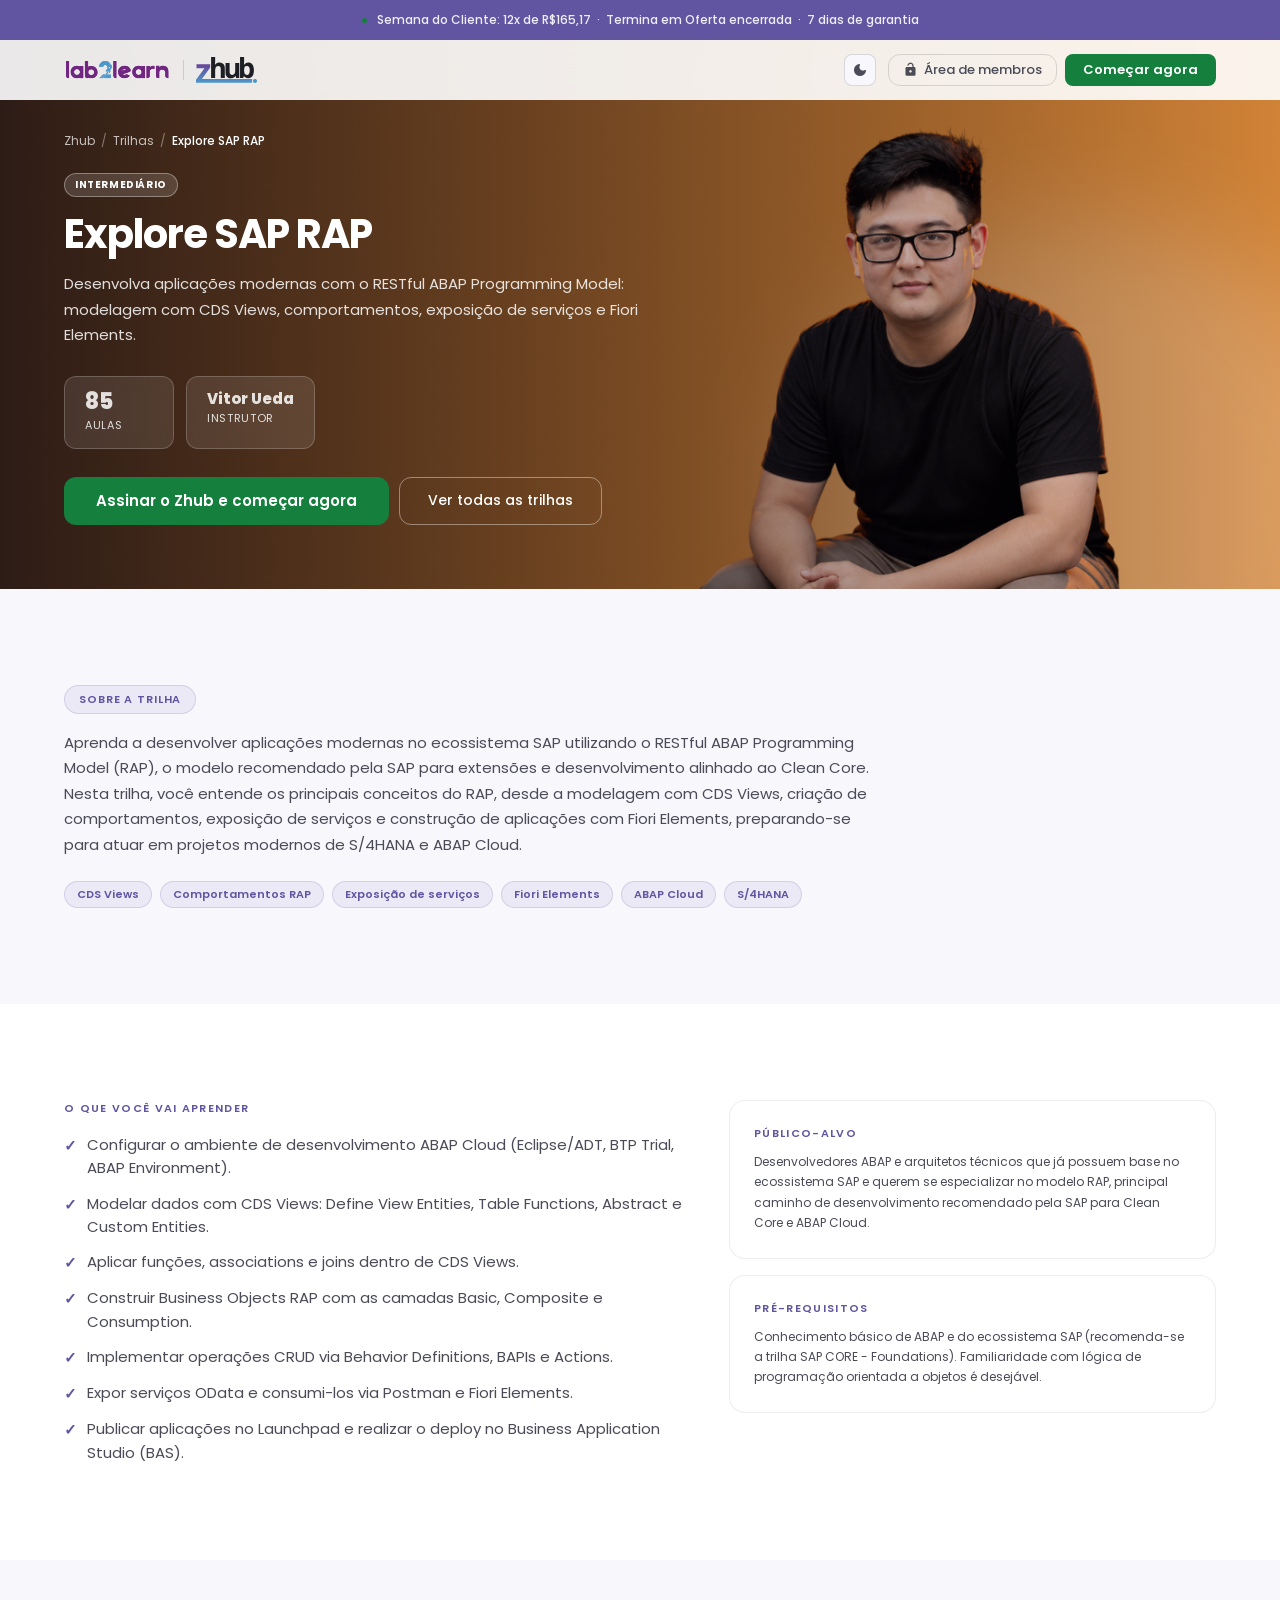
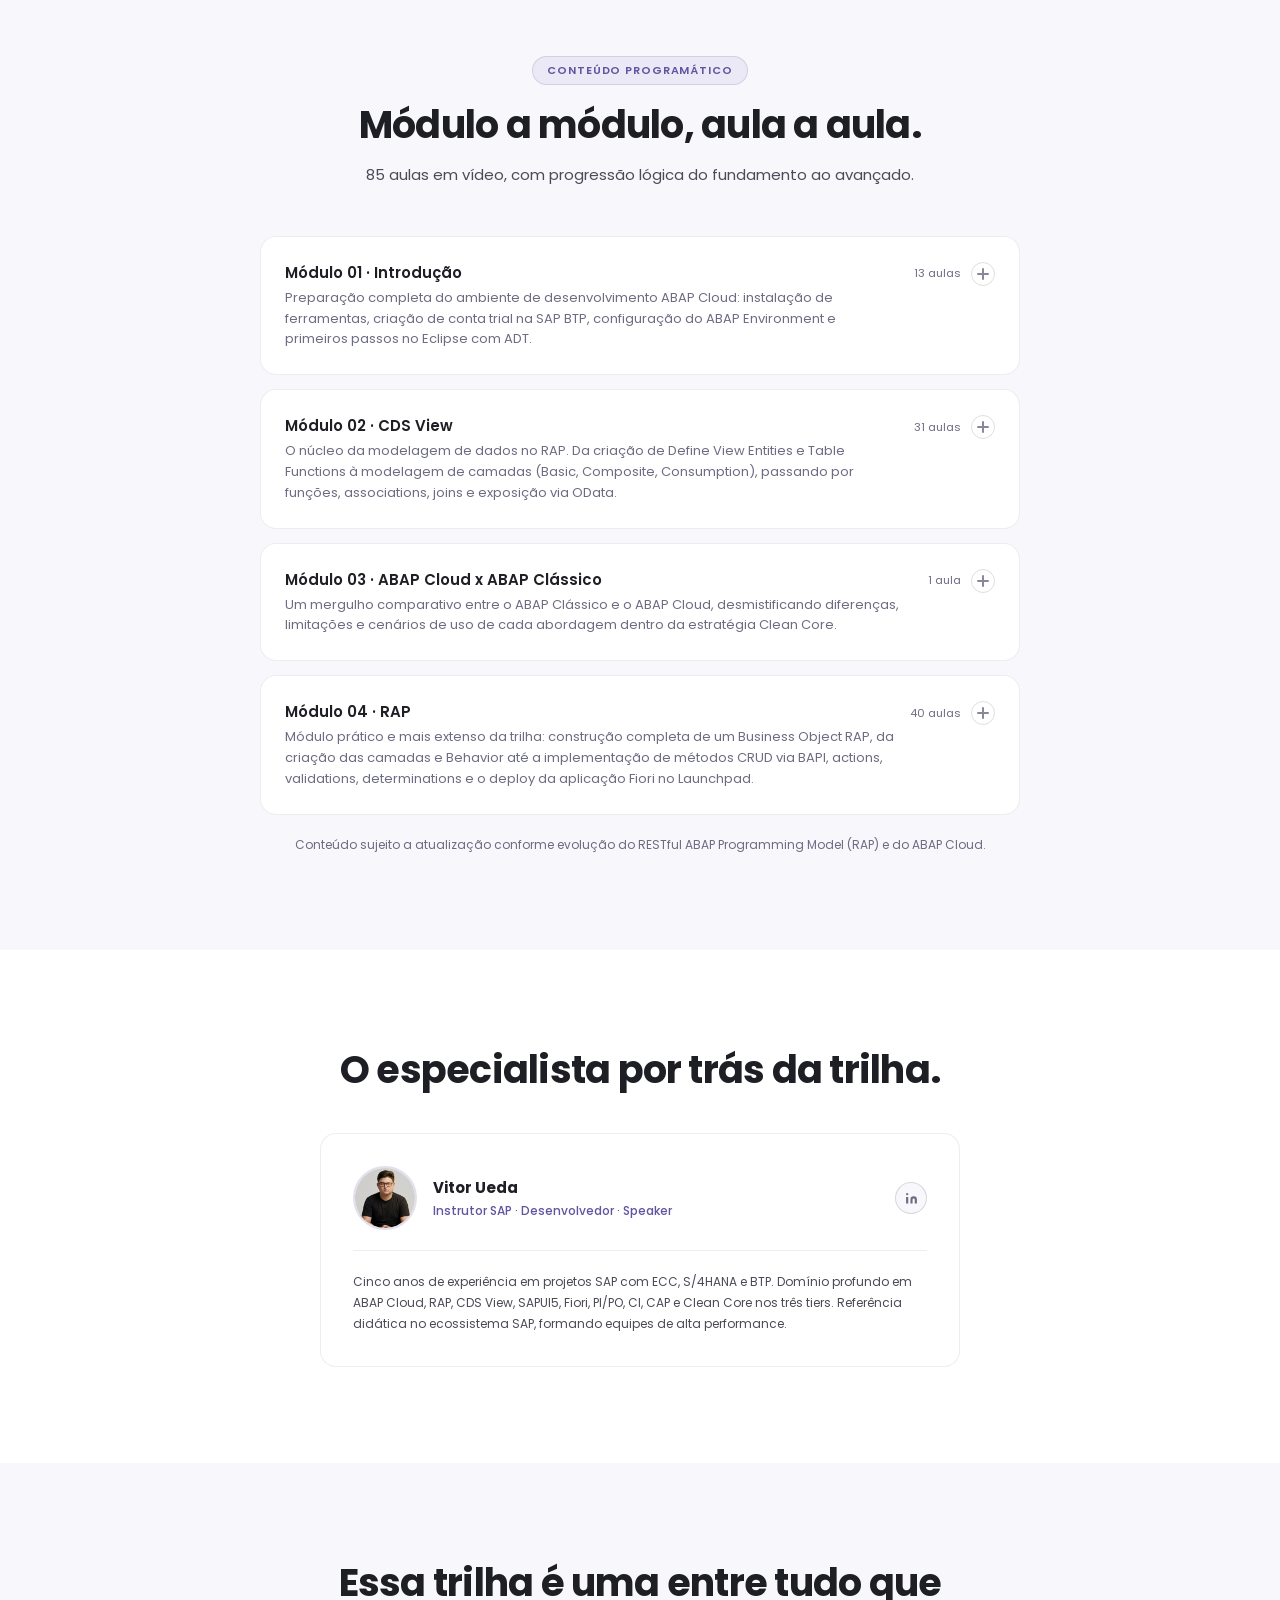
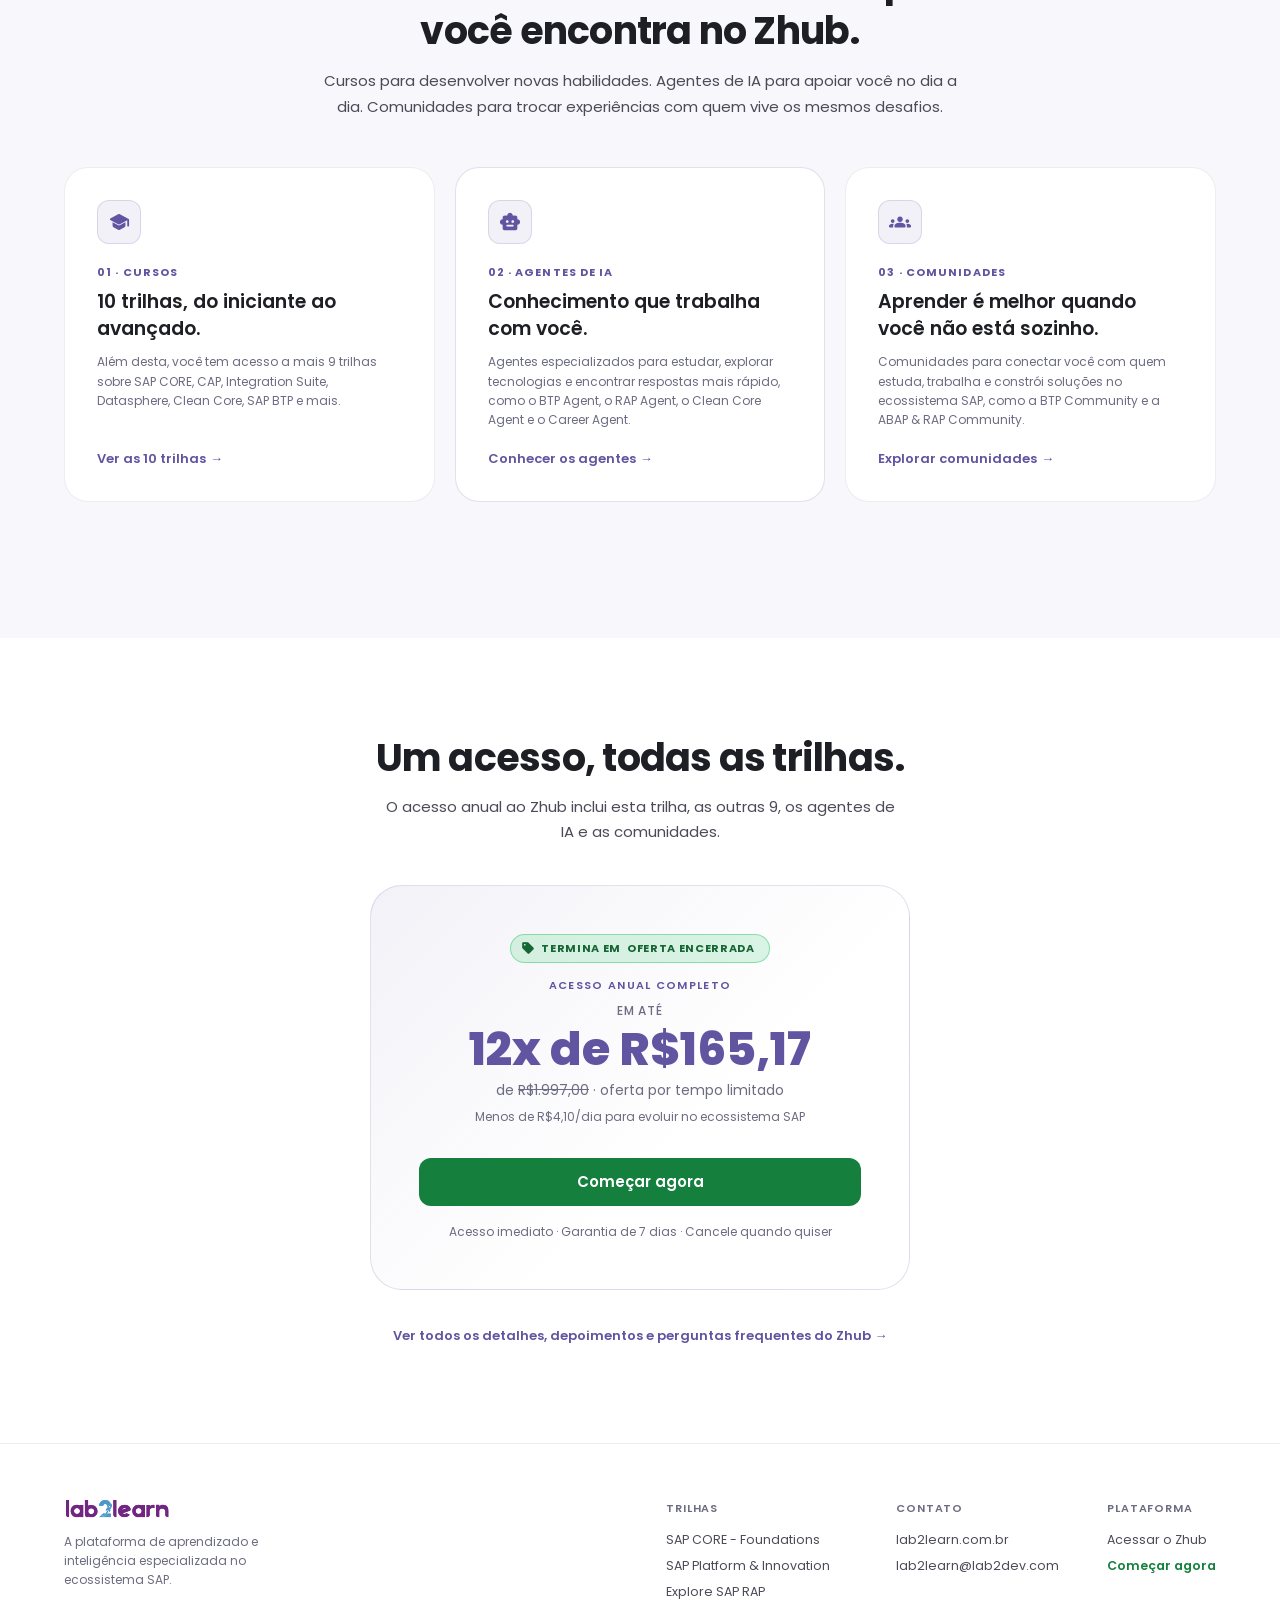
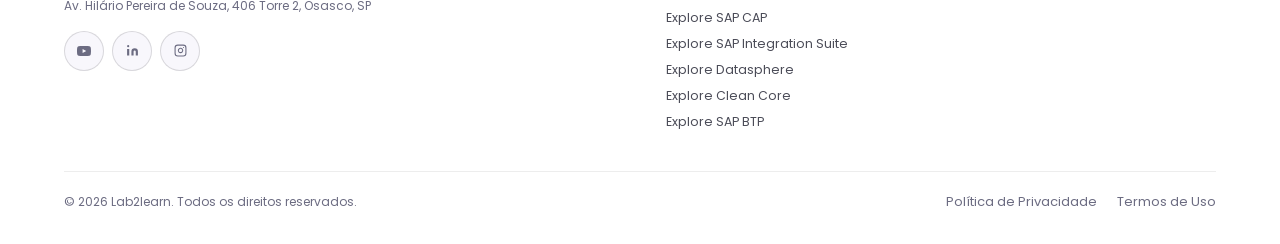
<file: cursos/explore-sap-rap.html>
<!DOCTYPE html>
<html lang="pt-BR" data-theme="light">
<head>
  <meta charset="UTF-8">
  <meta name="viewport" content="width=device-width, initial-scale=1.0">
  <title>Explore SAP RAP | Curso SAP | Zhub</title>
  <link rel="icon" type="image/svg+xml" href="../assets/favicon.svg">
  <meta name="description" content="Curso Explore SAP RAP no Zhub: CDS Views, comportamentos, exposição de serviços e Fiori Elements com o RESTful ABAP Programming Model. 85 aulas, com Vitor Ueda.">
  <meta name="robots" content="index, follow">
  <meta name="theme-color" content="#6154A0">
  <link rel="canonical" href="https://zhub.lab2learn.com.br/cursos/explore-sap-rap.html">

  <!-- Open Graph -->
  <meta property="og:type" content="website">
  <meta property="og:site_name" content="Zhub">
  <meta property="og:locale" content="pt_BR">
  <meta property="og:url" content="https://zhub.lab2learn.com.br/cursos/explore-sap-rap.html">
  <meta property="og:title" content="Explore SAP RAP | Curso SAP | Zhub">
  <meta property="og:description" content="CDS Views, comportamentos, exposição de serviços e Fiori Elements com o RESTful ABAP Programming Model. 85 aulas, com Vitor Ueda.">
  <meta property="og:image" content="https://zhub.lab2learn.com.br/assets/capa%20dos%20cursos/SAP%20RAP.png">

  <!-- Twitter Card -->
  <meta name="twitter:card" content="summary_large_image">
  <meta name="twitter:title" content="Explore SAP RAP | Curso SAP | Zhub">
  <meta name="twitter:description" content="CDS Views, comportamentos, exposição de serviços e Fiori Elements com o RESTful ABAP Programming Model. 85 aulas, com Vitor Ueda.">
  <meta name="twitter:image" content="https://zhub.lab2learn.com.br/assets/capa%20dos%20cursos/SAP%20RAP.png">

  <link rel="preconnect" href="https://fonts.googleapis.com">
  <link rel="preconnect" href="https://fonts.gstatic.com" crossorigin>
  <link href="https://fonts.googleapis.com/css2?family=Poppins:wght@300;400;500;600;700;800;900&display=swap" rel="stylesheet">
  <link href="https://fonts.googleapis.com/css2?family=Material+Symbols+Rounded:opsz,wght,FILL,GRAD@24,400,1,0" rel="stylesheet">
  <link rel="stylesheet" href="../assets/zhub.css">

  <script type="application/ld+json">
  {
    "@context": "https://schema.org",
    "@type": "Course",
    "name": "Explore SAP RAP",
    "description": "Curso Explore SAP RAP no Zhub: CDS Views, comportamentos, exposição de serviços e Fiori Elements com o RESTful ABAP Programming Model. 85 aulas, com Vitor Ueda.",
    "provider": {
      "@type": "EducationalOrganization",
      "name": "Zhub",
      "sameAs": "https://zhub.lab2learn.com.br/"
    },
    "url": "https://zhub.lab2learn.com.br/cursos/explore-sap-rap.html",
    "image": "https://zhub.lab2learn.com.br/assets/capa%20dos%20cursos/SAP%20RAP.png",
    "inLanguage": "pt-BR",
    "instructor": {
      "@type": "Person",
      "name": "Vitor Ueda"
    },
    "offers": {
      "@type": "Offer",
      "category": "subscription",
      "price": "1997.00",
      "priceCurrency": "BRL",
      "availability": "https://schema.org/InStock",
      "url": "https://zhub.lab2learn.com.br/checkout"
    }
  }
  </script>
  <script type="application/ld+json">
  {
    "@context": "https://schema.org",
    "@type": "BreadcrumbList",
    "itemListElement": [
      {"@type":"ListItem","position":1,"name":"Zhub","item":"https://zhub.lab2learn.com.br/"},
      {"@type":"ListItem","position":2,"name":"Trilhas","item":"https://zhub.lab2learn.com.br/#trilhas"},
      {"@type":"ListItem","position":3,"name":"Explore SAP RAP","item":"https://zhub.lab2learn.com.br/cursos/explore-sap-rap.html"}
    ]
  }
  </script>
</head>
<body>
<div id="theme-flash" style="background:var(--purple);"></div>

<div id="abar">
  <span class="ab-dot"></span>
  <span class="ab">Semana do Cliente: 12x de R$165,17 &nbsp;·&nbsp; Termina em <span class="promo-countdown">15/09</span> &nbsp;·&nbsp; 7 dias de garantia</span>
</div>

<nav>
  <a href="../index.html" class="nav-logo">
    <img src="../assets/logos/Logo Horizontal Lab2learn - Fundo Claro.svg" alt="Lab2learn" id="logo-l" style="height:18px;">
    <img src="../assets/logos/Logo Horizontal Lab2learn - Fundo Escuro.svg" alt="Lab2learn" id="logo-d" style="height:18px;display:none;">
    <span class="nav-sep"></span>
    <img src="../assets/logos/Logo Zhub.svg" alt="Zhub" id="zhub-logo-l" style="height:26px;">
    <img src="../assets/logos/zhub modo escuro.png" alt="Zhub" id="zhub-logo-d" style="height:26px;display:none;">
  </a>
  <div class="nav-r">
    <button id="theme-btn" aria-label="Alternar tema">
      <span class="material-symbols-rounded" id="theme-icon">dark_mode</span>
    </button>
    <div class="nav-cta-wrap" style="gap:8px;">
      <a href="https://zhub.lab2learn.com.br/login" class="btn-outline" style="height:32px;padding:0 14px;font-size:13px;display:inline-flex;align-items:center;gap:6px;"><span class="material-symbols-rounded" style="font-size:15px;">lock_open</span>Área de membros</a>
      <a href="https://zhub.lab2learn.com.br/checkout" class="btn-green">Começar agora</a>
    </div>
  </div>
</nav>

<section class="bg-1 sec page-start course-hero fam-orange">
  <img src="../assets/capa dos cursos/SAP RAP.png" alt="Explore SAP RAP" class="hero-bg hero-bg-light">
  <img src="../assets/capa dos cursos/Modo escuro/SAP RAP.png" alt="Explore SAP RAP" class="hero-bg hero-bg-dark">
  <div class="hero-overlay"></div>
  <div class="wrap">
    <div class="crumb anim">
      <a href="../index.html">Zhub</a><span class="sep">/</span><a href="../index.html#trilhas">Trilhas</a><span class="sep">/</span><span class="cur">Explore SAP RAP</span>
    </div>

    <span class="trilha-level lv-int anim d1">Intermediário</span>
    <h1 class="t-d anim d1" style="max-width:760px;margin-bottom:14px;">Explore SAP RAP</h1>
    <p class="t-lg anim d2" style="color:var(--t2);max-width:640px;margin-bottom:28px;">Desenvolva aplicações modernas com o RESTful ABAP Programming Model: modelagem com CDS Views, comportamentos, exposição de serviços e Fiori Elements.</p>

    <div class="stat-row anim d3" style="margin-bottom:28px;">
      <div class="stat-tile"><p class="n">85</p><p class="l">Aulas</p></div>
      <div class="stat-tile"><p class="n" style="font-size:15px;">Vitor Ueda</p><p class="l">Instrutor</p></div>
    </div>

    <div class="anim d4" style="display:flex;flex-wrap:wrap;gap:10px;">
      <a href="https://zhub.lab2learn.com.br/checkout" class="btn-green btn-green-lg">Assinar o Zhub e começar agora</a>
      <a href="../index.html#trilhas" class="btn-outline">Ver todas as trilhas</a>
    </div>
  </div>
</section>

<section class="bg-2 sec">
  <div class="wrap">
    <div style="max-width:820px;" class="anim">
      <div class="chip" style="display:inline-flex;margin-bottom:16px;">Sobre a trilha</div>
      <p class="t-lg" style="color:var(--t2);margin-bottom:24px;">Aprenda a desenvolver aplicações modernas no ecossistema SAP utilizando o RESTful ABAP Programming Model (RAP), o modelo recomendado pela SAP para extensões e desenvolvimento alinhado ao Clean Core. Nesta trilha, você entende os principais conceitos do RAP, desde a modelagem com CDS Views, criação de comportamentos, exposição de serviços e construção de aplicações com Fiori Elements, preparando-se para atuar em projetos modernos de S/4HANA e ABAP Cloud.</p>
      <div style="display:flex;flex-wrap:wrap;gap:8px;">
        <span class="pillar-tag">CDS Views</span><span class="pillar-tag">Comportamentos RAP</span><span class="pillar-tag">Exposição de serviços</span><span class="pillar-tag">Fiori Elements</span><span class="pillar-tag">ABAP Cloud</span><span class="pillar-tag">S/4HANA</span>
      </div>
    </div>
  </div>
</section>

<section class="bg-1 sec">
  <div class="wrap">
    <div class="obj-grid">
      <div class="anim">
        <p class="t-label" style="margin-bottom:16px;">O que você vai aprender</p>
        <ul class="ck-list">
          <li><span class="ck">✓</span>Configurar o ambiente de desenvolvimento ABAP Cloud (Eclipse/ADT, BTP Trial, ABAP Environment).</li>
          <li><span class="ck">✓</span>Modelar dados com CDS Views: Define View Entities, Table Functions, Abstract e Custom Entities.</li>
          <li><span class="ck">✓</span>Aplicar funções, associations e joins dentro de CDS Views.</li>
          <li><span class="ck">✓</span>Construir Business Objects RAP com as camadas Basic, Composite e Consumption.</li>
          <li><span class="ck">✓</span>Implementar operações CRUD via Behavior Definitions, BAPIs e Actions.</li>
          <li><span class="ck">✓</span>Expor serviços OData e consumi-los via Postman e Fiori Elements.</li>
          <li><span class="ck">✓</span>Publicar aplicações no Launchpad e realizar o deploy no Business Application Studio (BAS).</li>
        </ul>
      </div>
      <div class="anim d2" style="display:flex;flex-direction:column;gap:16px;">
        <div class="info-card">
          <p class="t-label" style="margin-bottom:10px;">Público-alvo</p>
          <p class="t-sm" style="color:var(--t2);line-height:1.7;">Desenvolvedores ABAP e arquitetos técnicos que já possuem base no ecossistema SAP e querem se especializar no modelo RAP, principal caminho de desenvolvimento recomendado pela SAP para Clean Core e ABAP Cloud.</p>
        </div>
        <div class="info-card">
          <p class="t-label" style="margin-bottom:10px;">Pré-requisitos</p>
          <p class="t-sm" style="color:var(--t2);line-height:1.7;">Conhecimento básico de ABAP e do ecossistema SAP (recomenda-se a trilha SAP CORE - Foundations). Familiaridade com lógica de programação orientada a objetos é desejável.</p>
        </div>
      </div>
    </div>
  </div>
</section>

<section class="bg-2 sec">
  <div class="wrap">
    <div style="text-align:center;max-width:640px;margin:0 auto 48px;" class="anim">
      <div class="chip" style="display:inline-flex;margin-bottom:16px;">Conteúdo programático</div>
      <h2 class="t-h2" style="margin-bottom:14px;">Módulo a módulo, aula a aula.</h2>
      <p class="t-lg" style="color:var(--t2);">85 aulas em vídeo, com progressão lógica do fundamento ao avançado.</p>
    </div>
    <div style="max-width:760px;margin:0 auto;" class="anim d1">
      <details class="module-card">
        <summary>
          <div class="module-head">
            <p class="module-title">Módulo 01 · Introdução</p>
            <p class="module-obj">Preparação completa do ambiente de desenvolvimento ABAP Cloud: instalação de ferramentas, criação de conta trial na SAP BTP, configuração do ABAP Environment e primeiros passos no Eclipse com ADT.</p>
          </div>
          <div class="module-meta">
            <span class="module-count">13 aulas</span>
            <span class="module-chevron"><svg width="12" height="12" viewBox="0 0 12 12" fill="none"><path d="M6 1V11M1 6H11" stroke="#888899" stroke-width="2" stroke-linecap="round"/></svg></span>
          </div>
        </summary>
        <ul class="module-lessons">
          <li><span class="lnum">1.1</span><span class="ltitle">Seja muito bem-vindo</span><span class="ldur">8:19</span></li>
          <li><span class="lnum">1.2</span><span class="ltitle">Clean Core para ABAP</span><span class="ldur">27:49</span></li>
          <li><span class="lnum">1.3</span><span class="ltitle">Ferramentas</span><span class="ldur">2:30</span></li>
          <li><span class="lnum">1.4</span><span class="ltitle">Instalação JDK</span><span class="ldur">2:11</span></li>
          <li><span class="lnum">1.5</span><span class="ltitle">Instalação SAP GUI</span><span class="ldur">4:19</span></li>
          <li><span class="lnum">1.6</span><span class="ltitle">Criação Conta Trial SAP BTP</span><span class="ldur">6:30</span></li>
          <li><span class="lnum">1.7</span><span class="ltitle">Criação Ambiente ABAP Environment</span><span class="ldur">3:19</span></li>
          <li><span class="lnum">1.8</span><span class="ltitle">Instalação ECLIPSE E ADT</span><span class="ldur">8:01</span></li>
          <li><span class="lnum">1.9</span><span class="ltitle">Instância de ambientes no ECLIPSE</span><span class="ldur">6:24</span></li>
          <li><span class="lnum">1.10</span><span class="ltitle">Navegações com Eclipse</span><span class="ldur">9:10</span></li>
          <li><span class="lnum">1.11</span><span class="ltitle">Cuidados com os ambientes</span><span class="ldur">3:59</span></li>
          <li><span class="lnum">1.12</span><span class="ltitle">Business Accelerator Hub</span><span class="ldur">3:30</span></li>
          <li><span class="lnum">1.13</span><span class="ltitle">Pacotes e Organização</span><span class="ldur">10:30</span></li>
        </ul>
      </details>
      <details class="module-card">
        <summary>
          <div class="module-head">
            <p class="module-title">Módulo 02 · CDS View</p>
            <p class="module-obj">O núcleo da modelagem de dados no RAP. Da criação de Define View Entities e Table Functions à modelagem de camadas (Basic, Composite, Consumption), passando por funções, associations, joins e exposição via OData.</p>
          </div>
          <div class="module-meta">
            <span class="module-count">31 aulas</span>
            <span class="module-chevron"><svg width="12" height="12" viewBox="0 0 12 12" fill="none"><path d="M6 1V11M1 6H11" stroke="#888899" stroke-width="2" stroke-linecap="round"/></svg></span>
          </div>
        </summary>
        <ul class="module-lessons">
          <li><span class="lnum">2.1</span><span class="ltitle">O que são CDS View e para que servem</span><span class="ldur">6:13</span></li>
          <li><span class="lnum">2.2</span><span class="ltitle">Tipos de CDS View</span><span class="ldur">7:53</span></li>
          <li><span class="lnum">2.3</span><span class="ltitle">Arquitetura de CDS View</span><span class="ldur">15:43</span></li>
          <li><span class="lnum">2.4.1</span><span class="ltitle">Criando Define View Entity</span><span class="ldur">20:12</span></li>
          <li><span class="lnum">2.4.2</span><span class="ltitle">Table Function com ABAP Clássico</span><span class="ldur">12:37</span></li>
          <li><span class="lnum">2.4.3</span><span class="ltitle">Abstract entity</span><span class="ldur">8:05</span></li>
          <li><span class="lnum">2.4.4.1</span><span class="ltitle">Introdução a Custom Entity</span><span class="ldur">1:39</span></li>
          <li><span class="lnum">2.4.4.2</span><span class="ltitle">Criando custom entity CLOUD DEVELOPMENT</span><span class="ldur">1:01:27</span></li>
          <li><span class="lnum">2.4.4.3</span><span class="ltitle">Criando custom entity com BAPI no Cloud Development</span><span class="ldur">33:30</span></li>
          <li><span class="lnum">2.4.4.4</span><span class="ltitle">Criando custom entity ABAP STANDARD</span><span class="ldur">45:26</span></li>
          <li><span class="lnum">2.4.5</span><span class="ltitle">Virtual Elements</span><span class="ldur">1:14:41</span></li>
          <li><span class="lnum">2.5.1</span><span class="ltitle">Funções dentro das CDS - MAX e MIN</span><span class="ldur">9:52</span></li>
          <li><span class="lnum">2.5.2.1</span><span class="ltitle">Funções dentro das CDS - SUM</span><span class="ldur">6:38</span></li>
          <li><span class="lnum">2.5.2.2</span><span class="ltitle">Funções dentro das CDS - AVG</span><span class="ldur">9:02</span></li>
          <li><span class="lnum">2.5.2.3</span><span class="ltitle">Funções dentro das CDS - COUNT</span><span class="ldur">11:21</span></li>
          <li><span class="lnum">2.5.3.1</span><span class="ltitle">Funções dentro das CDS - Strings: UPPER, LOWER, SUBSTRING</span><span class="ldur">7:07</span></li>
          <li><span class="lnum">2.5.3.2</span><span class="ltitle">Funções dentro das CDS - Strings: Concatenate</span><span class="ldur">16:09</span></li>
          <li><span class="lnum">2.5.4</span><span class="ltitle">Funções dentro das CDS - Valores absolutos com ABS</span><span class="ldur">14:26</span></li>
          <li><span class="lnum">2.5.5</span><span class="ltitle">Funções dentro das CDS - Condições com CASE</span><span class="ldur">9:36</span></li>
          <li><span class="lnum">2.6.1</span><span class="ltitle">INNER JOINs e ASSOCIATIONs - Entendendo INNER e ASSOCIATION</span><span class="ldur">3:01</span></li>
          <li><span class="lnum">2.6.2</span><span class="ltitle">INNER JOINs e ASSOCIATIONs - Desenvolvendo CDS INNER e ASSOCIATION</span><span class="ldur">15:57</span></li>
          <li><span class="lnum">2.7</span><span class="ltitle">Projeto CDS View - Falando do mini projeto</span><span class="ldur">6:31</span></li>
          <li><span class="lnum">2.7.1</span><span class="ltitle">CDS Standard e CDS Z</span><span class="ldur">5:04</span></li>
          <li><span class="lnum">2.8.1</span><span class="ltitle">Criando as camadas - BASIC</span><span class="ldur">15:49</span></li>
          <li><span class="lnum">2.8.2</span><span class="ltitle">Criando as camadas - COMPOSITE</span><span class="ldur">16:46</span></li>
          <li><span class="lnum">2.8.3</span><span class="ltitle">Criando as camadas - CONSUMPTION</span><span class="ldur">9:24</span></li>
          <li><span class="lnum">2.9</span><span class="ltitle">Exposição Service Binding</span><span class="ldur">6:54</span></li>
          <li><span class="lnum">2.10</span><span class="ltitle">Exposição Odata Publish</span><span class="ldur">9:58</span></li>
          <li><span class="lnum">2.11.1</span><span class="ltitle">URLs - Inserindo URLs no POSTMAN</span><span class="ldur">9:01</span></li>
          <li><span class="lnum">2.11.2</span><span class="ltitle">URLs - Usando URLs com Odata Publish</span><span class="ldur">7:13</span></li>
          <li><span class="lnum">2.11.3</span><span class="ltitle">URLs - Usando URL do Service Binding</span><span class="ldur">7:17</span></li>
        </ul>
      </details>
      <details class="module-card">
        <summary>
          <div class="module-head">
            <p class="module-title">Módulo 03 · ABAP Cloud x ABAP Clássico</p>
            <p class="module-obj">Um mergulho comparativo entre o ABAP Clássico e o ABAP Cloud, desmistificando diferenças, limitações e cenários de uso de cada abordagem dentro da estratégia Clean Core.</p>
          </div>
          <div class="module-meta">
            <span class="module-count">1 aula</span>
            <span class="module-chevron"><svg width="12" height="12" viewBox="0 0 12 12" fill="none"><path d="M6 1V11M1 6H11" stroke="#888899" stroke-width="2" stroke-linecap="round"/></svg></span>
          </div>
        </summary>
        <ul class="module-lessons">
          <li><span class="lnum">3.1</span><span class="ltitle">Desmistificando esse mundo</span><span class="ldur">33:51</span></li>
        </ul>
      </details>
      <details class="module-card">
        <summary>
          <div class="module-head">
            <p class="module-title">Módulo 04 · RAP</p>
            <p class="module-obj">Módulo prático e mais extenso da trilha: construção completa de um Business Object RAP, da criação das camadas e Behavior até a implementação de métodos CRUD via BAPI, actions, validations, determinations e o deploy da aplicação Fiori no Launchpad.</p>
          </div>
          <div class="module-meta">
            <span class="module-count">40 aulas</span>
            <span class="module-chevron"><svg width="12" height="12" viewBox="0 0 12 12" fill="none"><path d="M6 1V11M1 6H11" stroke="#888899" stroke-width="2" stroke-linecap="round"/></svg></span>
          </div>
        </summary>
        <ul class="module-lessons">
          <li><span class="lnum">4.1</span><span class="ltitle">RAP e Business Object</span><span class="ldur">21:10</span></li>
          <li><span class="lnum">4.2.1</span><span class="ltitle">Criação Basic</span><span class="ldur">6:39</span></li>
          <li><span class="lnum">4.2.2</span><span class="ltitle">Criação Composite</span><span class="ldur">7:01</span></li>
          <li><span class="lnum">4.2.3</span><span class="ltitle">Criação Consumption</span><span class="ldur">3:04</span></li>
          <li><span class="lnum">4.2.4</span><span class="ltitle">Criação Behavior e Class</span><span class="ldur">8:50</span></li>
          <li><span class="lnum">4.2.5</span><span class="ltitle">Criando REDIRECT, SD e SB</span><span class="ldur">9:26</span></li>
          <li><span class="lnum">4.2.6</span><span class="ltitle">Conexão postman</span><span class="ldur">13:27</span></li>
          <li><span class="lnum">4.2.7</span><span class="ltitle">Configurando conexões postman</span><span class="ldur">7:02</span></li>
          <li><span class="lnum">4.2.8</span><span class="ltitle">Método DELETE com BO</span><span class="ldur">37:02</span></li>
          <li><span class="lnum">4.2.9</span><span class="ltitle">Método UPDATE Header</span><span class="ldur">23:51</span></li>
          <li><span class="lnum">4.2.10</span><span class="ltitle">Método UPDATE Header</span><span class="ldur">27:18</span></li>
          <li><span class="lnum">4.2.11a</span><span class="ltitle">Método CREATE Parte 1</span><span class="ldur">31:10</span></li>
          <li><span class="lnum">4.2.11b</span><span class="ltitle">Método CREATE Parte 2</span><span class="ldur">46:54</span></li>
          <li><span class="lnum">4.2.12</span><span class="ltitle">Explicando Criação com BAPIS</span><span class="ldur">3:19</span></li>
          <li><span class="lnum">4.2.13</span><span class="ltitle">Criando arquitetura WRAPPER</span><span class="ldur">7:58</span></li>
          <li><span class="lnum">4.2.14</span><span class="ltitle">Criando nova classe para behavior</span><span class="ldur">6:55</span></li>
          <li><span class="lnum">4.2.15a</span><span class="ltitle">Método DELETE com BAPI - Parte 1</span><span class="ldur">43:19</span></li>
          <li><span class="lnum">4.2.15b</span><span class="ltitle">Método DELETE com BAPI - Parte 2</span><span class="ldur">43:19</span></li>
          <li><span class="lnum">4.2.16a</span><span class="ltitle">Método UPDATE com BAPI - Parte 1</span><span class="ldur">37:47</span></li>
          <li><span class="lnum">4.2.16b</span><span class="ltitle">Método UPDATE com BAPI - Parte 2</span></li>
          <li><span class="lnum">4.2.17</span><span class="ltitle">Método CREATE com BAPI</span><span class="ldur">37:18</span></li>
          <li><span class="lnum">4.2.18</span><span class="ltitle">Publicando Serviços</span><span class="ldur">8:36</span></li>
          <li><span class="lnum">4.2.19</span><span class="ltitle">Criando Tabela Equipes</span><span class="ldur">8:55</span></li>
          <li><span class="lnum">4.2.20</span><span class="ltitle">Gerando RAP da Tabela de Equipes</span><span class="ldur">13:45</span></li>
          <li><span class="lnum">4.2.21</span><span class="ltitle">Gerando RAP da tabela de Jogadores</span><span class="ldur">12:09</span></li>
          <li><span class="lnum">4.2.22</span><span class="ltitle">Annotations</span><span class="ldur">11:53</span></li>
          <li><span class="lnum">4.2.23</span><span class="ltitle">Criando CDS Consumption para Associação com equipes</span><span class="ldur">10:56</span></li>
          <li><span class="lnum">4.2.24</span><span class="ltitle">Criando associação de equipes e jogadores</span><span class="ldur">7:50</span></li>
          <li><span class="lnum">4.2.25</span><span class="ltitle">Implementação Early Numbering</span><span class="ldur">8:06</span></li>
          <li><span class="lnum">4.2.26</span><span class="ltitle">Implementando Validation</span><span class="ldur">23:31</span></li>
          <li><span class="lnum">4.2.27</span><span class="ltitle">Implementando Determination</span><span class="ldur">19:38</span></li>
          <li><span class="lnum">4.2.28</span><span class="ltitle">Implementando Action</span><span class="ldur">14:09</span></li>
          <li><span class="lnum">4.2.29</span><span class="ltitle">Implementando botão para action</span><span class="ldur">8:18</span></li>
          <li><span class="lnum">4.2.29b</span><span class="ltitle">Correção ACTION add_titulo</span></li>
          <li><span class="lnum">4.2.30</span><span class="ltitle">Ativando serviço na V4_ADMIN</span><span class="ldur">4:27</span></li>
          <li><span class="lnum">4.2.31</span><span class="ltitle">Explicando como funciona o Deploy</span><span class="ldur">2:47</span></li>
          <li><span class="lnum">4.2.32</span><span class="ltitle">Acessando o Business Application Studio (BAS)</span><span class="ldur">6:24</span></li>
          <li><span class="lnum">4.2.33</span><span class="ltitle">Apresentando transações Fiori</span><span class="ldur">5:35</span></li>
          <li><span class="lnum">4.2.34</span><span class="ltitle">Deploy App</span><span class="ldur">24:50</span></li>
          <li><span class="lnum">4.2.35</span><span class="ltitle">Inserindo App no Launchpad</span><span class="ldur">25:58</span></li>
        </ul>
      </details>
      <p class="t-sm" style="color:var(--t3);text-align:center;margin-top:20px;">Conteúdo sujeito a atualização conforme evolução do RESTful ABAP Programming Model (RAP) e do ABAP Cloud.</p>
    </div>
  </div>
</section>

<section class="bg-1 sec">
  <div class="wrap">
    <div style="text-align:center;margin-bottom:40px;" class="anim">
      <h2 class="t-h2">O especialista por trás da trilha.</h2>
    </div>
    <div class="card anim d1" style="padding:32px;max-width:640px;margin:0 auto;">
      <div style="display:flex;align-items:center;gap:16px;margin-bottom:20px;">
        <img src="../assets/experts/Vitor Ueda.png" alt="Vitor Ueda" loading="lazy" style="width:64px;height:64px;border-radius:50%;object-fit:cover;object-position:top;border:2px solid var(--pborder);flex-shrink:0;">
        <div>
          <p style="font-size:15px;font-weight:700;color:var(--t1);margin-bottom:2px;">Vitor Ueda</p>
          <p class="t-sm" style="color:var(--purple);font-weight:500;">Instrutor SAP · Desenvolvedor · Speaker</p>
        </div>
        <a href="https://www.linkedin.com/in/vitor-ueda-5aa250191/" target="_blank" rel="noopener" aria-label="LinkedIn de Vitor Ueda" style="width:32px;height:32px;border-radius:50%;background:var(--bg-2);border:1px solid var(--border-2);display:flex;align-items:center;justify-content:center;flex-shrink:0;margin-left:auto;transition:border-color .2s;" onmouseover="this.style.borderColor='var(--purple)'" onmouseout="this.style.borderColor='var(--border-2)'">
          <svg width="13" height="13" viewBox="0 0 24 24" fill="var(--t3)"><path d="M16 8a6 6 0 0 1 6 6v7h-4v-7a2 2 0 0 0-2-2 2 2 0 0 0-2 2v7h-4v-7a6 6 0 0 1 6-6zM2 9h4v12H2z"/><circle cx="4" cy="4" r="2"/></svg>
        </a>
      </div>
      <div class="div" style="margin-bottom:20px;"></div>
      <p class="t-sm" style="color:var(--t2);line-height:1.75;">Cinco anos de experiência em projetos SAP com ECC, S/4HANA e BTP. Domínio profundo em ABAP Cloud, RAP, CDS View, SAPUI5, Fiori, PI/PO, CI, CAP e Clean Core nos três tiers. Referência didática no ecossistema SAP, formando equipes de alta performance.</p>
    </div>
  </div>
</section>

<section class="bg-2 sec">
  <div class="wrap">
    <div style="text-align:center;max-width:640px;margin:0 auto 48px;" class="anim">
      <h2 class="t-h2" style="margin-bottom:14px;">Essa trilha é uma entre tudo que você encontra no Zhub.</h2>
      <p class="t-lg" style="color:var(--t2);">Cursos para desenvolver novas habilidades. Agentes de IA para apoiar você no dia a dia. Comunidades para trocar experiências com quem vive os mesmos desafios.</p>
    </div>

    <div class="pillar-grid" style="margin-bottom:40px;">

      <div class="pillar-card anim d1">
        <div class="pillar-icon"><span class="material-symbols-rounded">school</span></div>
        <p class="pillar-num">01 · Cursos</p>
        <h3 class="t-h3" style="margin-bottom:10px;font-size:19px;">10 trilhas, do iniciante ao avançado.</h3>
        <p class="t-sm" style="color:var(--t3);margin-bottom:20px;">Além desta, você tem acesso a mais 9 trilhas sobre SAP CORE, CAP, Integration Suite, Datasphere, Clean Core, SAP BTP e mais.</p>
        <a href="../index.html#trilhas" class="trilha-more" style="margin-top:auto;">Ver as 10 trilhas <span aria-hidden="true">→</span></a>
      </div>

      <div class="pillar-card card-purple anim d2">
        <div class="pillar-icon"><span class="material-symbols-rounded">smart_toy</span></div>
        <p class="pillar-num">02 · Agentes de IA</p>
        <h3 class="t-h3" style="margin-bottom:10px;font-size:19px;">Conhecimento que trabalha com você.</h3>
        <p class="t-sm" style="color:var(--t3);margin-bottom:20px;">Agentes especializados para estudar, explorar tecnologias e encontrar respostas mais rápido, como o BTP Agent, o RAP Agent, o Clean Core Agent e o Career Agent.</p>
        <a href="../index.html#zhub" class="trilha-more" style="margin-top:auto;">Conhecer os agentes <span aria-hidden="true">→</span></a>
      </div>

      <div class="pillar-card anim d3">
        <div class="pillar-icon"><span class="material-symbols-rounded">groups</span></div>
        <p class="pillar-num">03 · Comunidades</p>
        <h3 class="t-h3" style="margin-bottom:10px;font-size:19px;">Aprender é melhor quando você não está sozinho.</h3>
        <p class="t-sm" style="color:var(--t3);margin-bottom:20px;">Comunidades para conectar você com quem estuda, trabalha e constrói soluções no ecossistema SAP, como a BTP Community e a ABAP & RAP Community.</p>
        <a href="../index.html#zhub" class="trilha-more" style="margin-top:auto;">Explorar comunidades <span aria-hidden="true">→</span></a>
      </div>

    </div>
  </div>
</section>

<section class="bg-1 sec">
  <div class="wrap">
    <div style="text-align:center;margin-bottom:40px;" class="anim">
      <h2 class="t-h2" style="margin-bottom:12px;">Um acesso, todas as trilhas.</h2>
      <p class="t-lg" style="color:var(--t2);max-width:520px;margin:0 auto;">O acesso anual ao Zhub inclui esta trilha, as outras 9, os agentes de IA e as comunidades.</p>
    </div>
    <div class="price-box anim d1" style="margin-bottom:32px;">
      <div style="text-align:center;">
        <div class="chip-deal" style="margin-bottom:14px;"><span class="material-symbols-rounded">sell</span>Termina em <span class="promo-countdown">15/09</span></div>
        <p class="t-label" style="margin-bottom:8px;">Acesso anual completo</p>
        <p style="font-size:12px;font-weight:500;color:var(--t3);text-transform:uppercase;letter-spacing:.08em;margin-bottom:6px;">em até</p>
        <p style="font-size:clamp(30px,5vw,46px);font-weight:800;color:var(--purple);line-height:1;margin-bottom:8px;">12x de R$165,17</p>
        <p style="font-size:14px;color:var(--t3);margin-bottom:6px;">de <s style="color:var(--t3);">R$1.997,00</s> · oferta por tempo limitado</p>
        <p class="t-sm" style="color:var(--t3);margin-bottom:32px;">Menos de R$4,10/dia para evoluir no ecossistema SAP</p>
        <a href="https://zhub.lab2learn.com.br/checkout" class="btn-green btn-green-lg" style="width:100%;justify-content:center;margin-bottom:16px;">Começar agora</a>
        <p class="t-sm" style="color:var(--t3);">Acesso imediato · Garantia de 7 dias · Cancele quando quiser</p>
      </div>
    </div>
    <div class="anim d2" style="text-align:center;">
      <a href="../index.html#oferta" class="trilha-more">Ver todos os detalhes, depoimentos e perguntas frequentes do Zhub <span aria-hidden="true">→</span></a>
    </div>
  </div>
</section>

<footer style="background:var(--bg);border-top:1px solid var(--border);padding:56px 0 32px;">
  <div class="wrap">
    <div class="footer-grid">
      <div>
        <img src="../assets/logos/Logo Horizontal Lab2learn - Fundo Claro.svg" alt="Lab2learn" id="footer-logo-l" style="height:18px;margin-bottom:14px;display:block;">
        <img src="../assets/logos/Logo Horizontal Lab2learn - Fundo Escuro.svg" alt="Lab2learn" id="footer-logo-d" style="height:18px;margin-bottom:14px;display:none;">
        <p class="t-sm footer-muted" style="color:var(--t3);max-width:260px;margin-bottom:6px;">A plataforma de aprendizado e inteligência especializada no ecossistema SAP.</p>
        <p class="t-sm footer-muted" style="color:var(--t3);">Av. Hilário Pereira de Souza, 406 Torre 2, Osasco, SP</p>
        <div style="display:flex;gap:8px;margin-top:16px;">
          <a href="https://www.youtube.com/@lab2learn" target="_blank" style="width:40px;height:40px;border-radius:50%;background:var(--bg-2);border:1px solid var(--border-2);display:flex;align-items:center;justify-content:center;transition:border-color .2s;" onmouseover="this.style.borderColor='var(--purple)'" onmouseout="this.style.borderColor='var(--border-2)'">
            <svg width="14" height="14" viewBox="0 0 24 24" fill="var(--t3)"><path d="M23.5 6.2a3.01 3.01 0 0 0-2.12-2.13C19.54 3.6 12 3.6 12 3.6s-7.54 0-9.38.47A3.01 3.01 0 0 0 .5 6.2C.03 8.05 0 12 0 12s.03 3.95.5 5.8a3.01 3.01 0 0 0 2.12 2.13C4.46 20.4 12 20.4 12 20.4s7.54 0 9.38-.47a3.01 3.01 0 0 0 2.12-2.13c.47-1.85.5-5.8.5-5.8s-.03-3.95-.5-5.8zM9.6 15.6V8.4l6.27 3.6-6.27 3.6z"/></svg>
          </a>
          <a href="https://www.linkedin.com/company/lab2learn" target="_blank" style="width:40px;height:40px;border-radius:50%;background:var(--bg-2);border:1px solid var(--border-2);display:flex;align-items:center;justify-content:center;transition:border-color .2s;" onmouseover="this.style.borderColor='var(--purple)'" onmouseout="this.style.borderColor='var(--border-2)'">
            <svg width="13" height="13" viewBox="0 0 24 24" fill="var(--t3)"><path d="M16 8a6 6 0 0 1 6 6v7h-4v-7a2 2 0 0 0-2-2 2 2 0 0 0-2 2v7h-4v-7a6 6 0 0 1 6-6zM2 9h4v12H2z"/><circle cx="4" cy="4" r="2"/></svg>
          </a>
          <a href="https://www.instagram.com/lab2learn.com.br" target="_blank" style="width:40px;height:40px;border-radius:50%;background:var(--bg-2);border:1px solid var(--border-2);display:flex;align-items:center;justify-content:center;transition:border-color .2s;" onmouseover="this.style.borderColor='var(--purple)'" onmouseout="this.style.borderColor='var(--border-2)'">
            <svg width="13" height="13" viewBox="0 0 24 24" fill="none" stroke="var(--t3)" stroke-width="2" stroke-linecap="round" stroke-linejoin="round"><rect x="2" y="2" width="20" height="20" rx="5" ry="5"/><path d="M16 11.37A4 4 0 1 1 12.63 8 4 4 0 0 1 16 11.37z"/><line x1="17.5" y1="6.5" x2="17.51" y2="6.5"/></svg>
          </a>
        </div>
      </div>
      <div class="footer-cols">
        <div>
          <p class="footer-col-title">Trilhas</p>
          <div class="footer-col-links">
            <a href="sap-core-foundations.html">SAP CORE - Foundations</a>
            <a href="sap-platform-innovation-foundations.html">SAP Platform & Innovation</a>
            <a href="explore-sap-rap.html">Explore SAP RAP</a>
            <a href="explore-sap-cap.html">Explore SAP CAP</a>
            <a href="explore-sap-integration-suite.html">Explore SAP Integration Suite</a>
            <a href="explore-datasphere.html">Explore Datasphere</a>
            <a href="explore-clean-core.html">Explore Clean Core</a>
            <a href="explore-sap-btp.html">Explore SAP BTP</a>
          </div>
        </div>
        <div>
          <p class="footer-col-title">Contato</p>
          <div class="footer-col-links">
            <a href="https://lab2learn.com.br/" target="_blank">lab2learn.com.br</a>
            <a href="mailto:lab2learn@lab2dev.com">lab2learn@lab2dev.com</a>
          </div>
        </div>
        <div>
          <p class="footer-col-title">Plataforma</p>
          <div class="footer-col-links">
            <a href="https://zhub.lab2learn.com.br/agents" target="_blank">Acessar o Zhub</a>
            <a href="https://zhub.lab2learn.com.br/checkout" style="color:var(--green);font-weight:600;">Começar agora</a>
          </div>
        </div>
      </div>
    </div>
    <div class="div" style="margin-bottom:20px;"></div>
    <div style="display:flex;justify-content:space-between;align-items:center;flex-wrap:wrap;gap:12px;">
      <p class="t-sm" style="color:var(--t3);">© 2026 Lab2learn. Todos os direitos reservados.</p>
      <div style="display:flex;gap:20px;">
        <a href="#" style="color:var(--t3);text-decoration:none;font-size:13px;">Política de Privacidade</a>
        <a href="#" style="color:var(--t3);text-decoration:none;font-size:13px;">Termos de Uso</a>
      </div>
    </div>
  </div>
</footer>

<div id="sticky">
  <a href="https://zhub.lab2learn.com.br/checkout" class="btn-green btn-green-lg" style="width:100%;justify-content:center;">Começar agora · 12x de R$165,17</a>
</div>

<button id="back-top" onclick="window.scrollTo({top:0,behavior:'smooth'})" aria-label="Topo">
  <span class="material-symbols-rounded" style="font-size:18px;color:var(--t3);">arrow_upward</span>
</button>

<script>
/* ─── CONTAGEM REGRESSIVA SEMANA DO CLIENTE ─── */
(function(){
  var promoEnd = new Date('2026-09-15T23:59:59-03:00');
  var els = document.querySelectorAll('.promo-countdown');
  if(!els.length) return;
  var timer;
  function pad(n){ return n < 10 ? '0' + n : '' + n; }
  function tick(){
    var diff = promoEnd - new Date();
    var text;
    if(diff <= 0){
      text = 'Oferta encerrada';
      if(timer) clearInterval(timer);
    } else {
      var d = Math.floor(diff / 86400000);
      var h = Math.floor((diff % 86400000) / 3600000);
      var m = Math.floor((diff % 3600000) / 60000);
      var s = Math.floor((diff % 60000) / 1000);
      text = d + 'd ' + pad(h) + 'h ' + pad(m) + 'm ' + pad(s) + 's';
    }
    els.forEach(function(el){ el.textContent = text; });
  }
  tick();
  timer = setInterval(tick, 1000);
})();
</script>

<script src="../assets/zhub.js"></script>
</body>
</html>
</file>
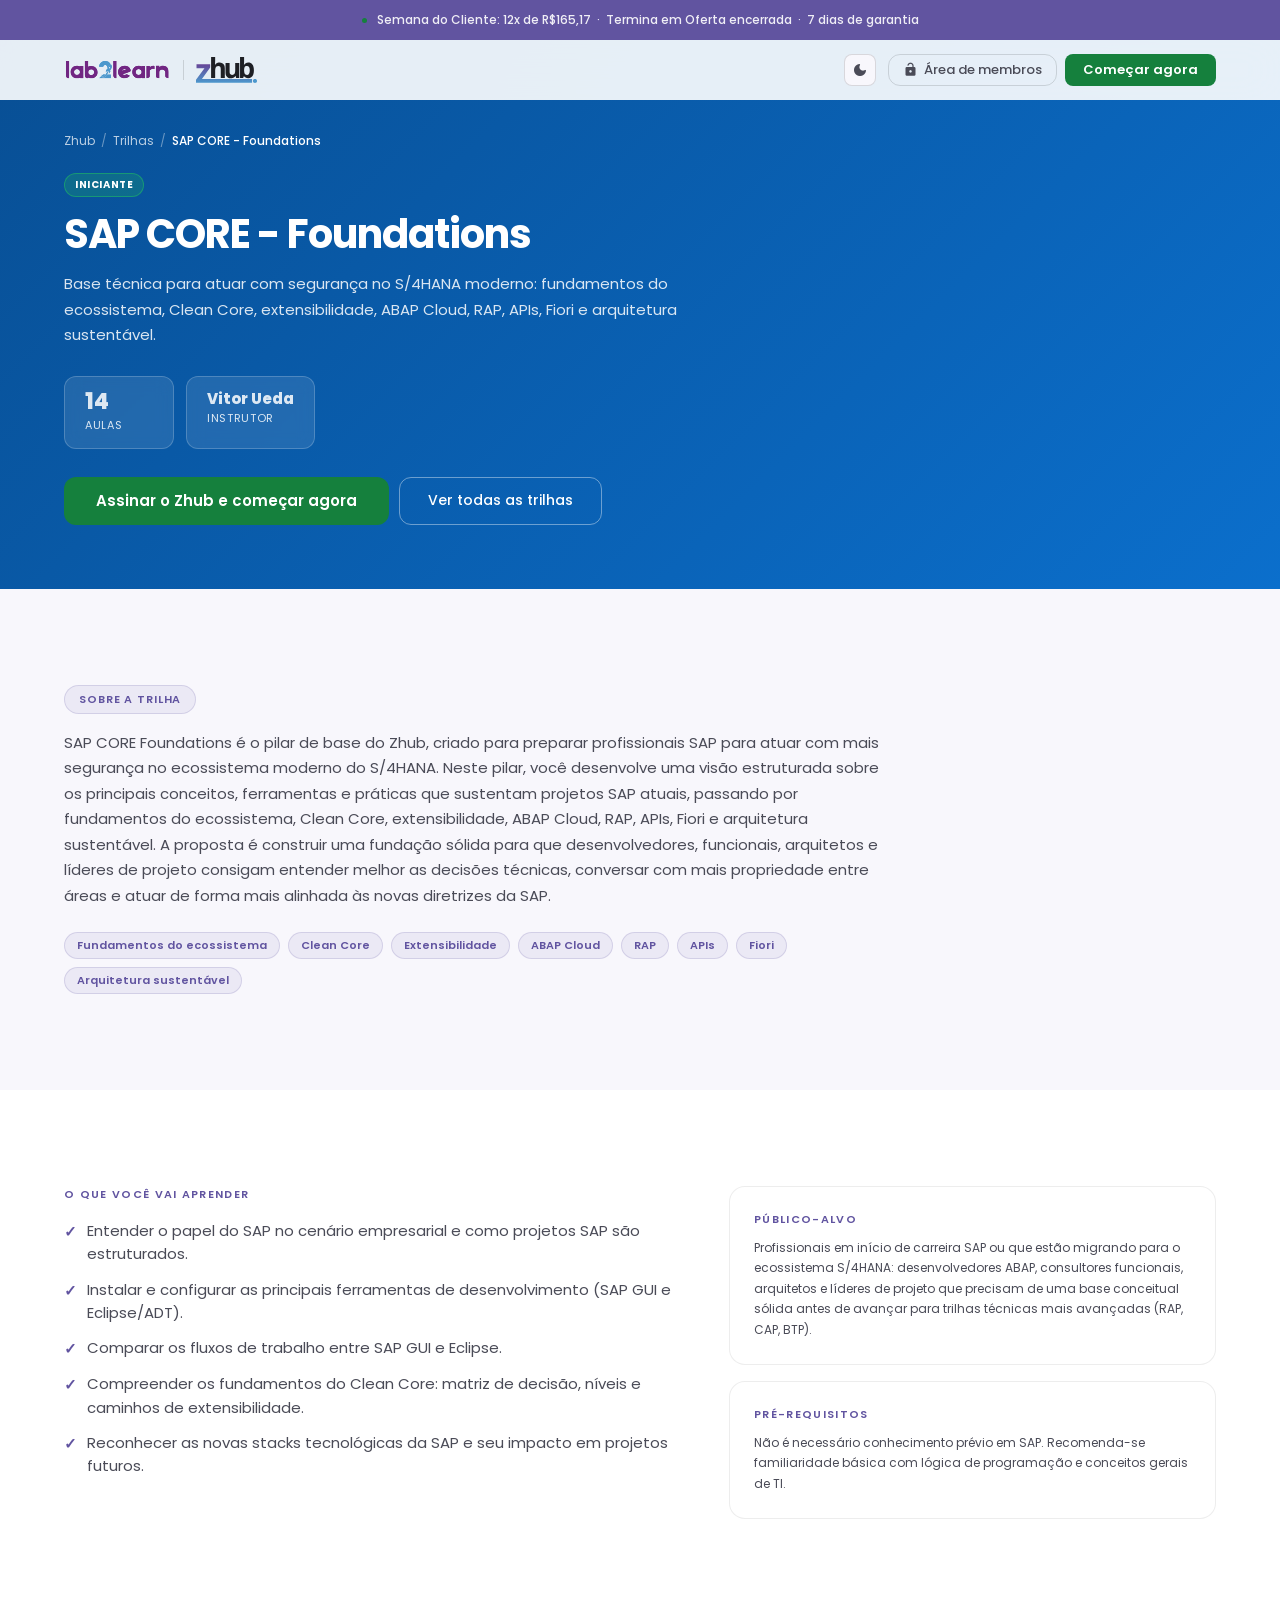
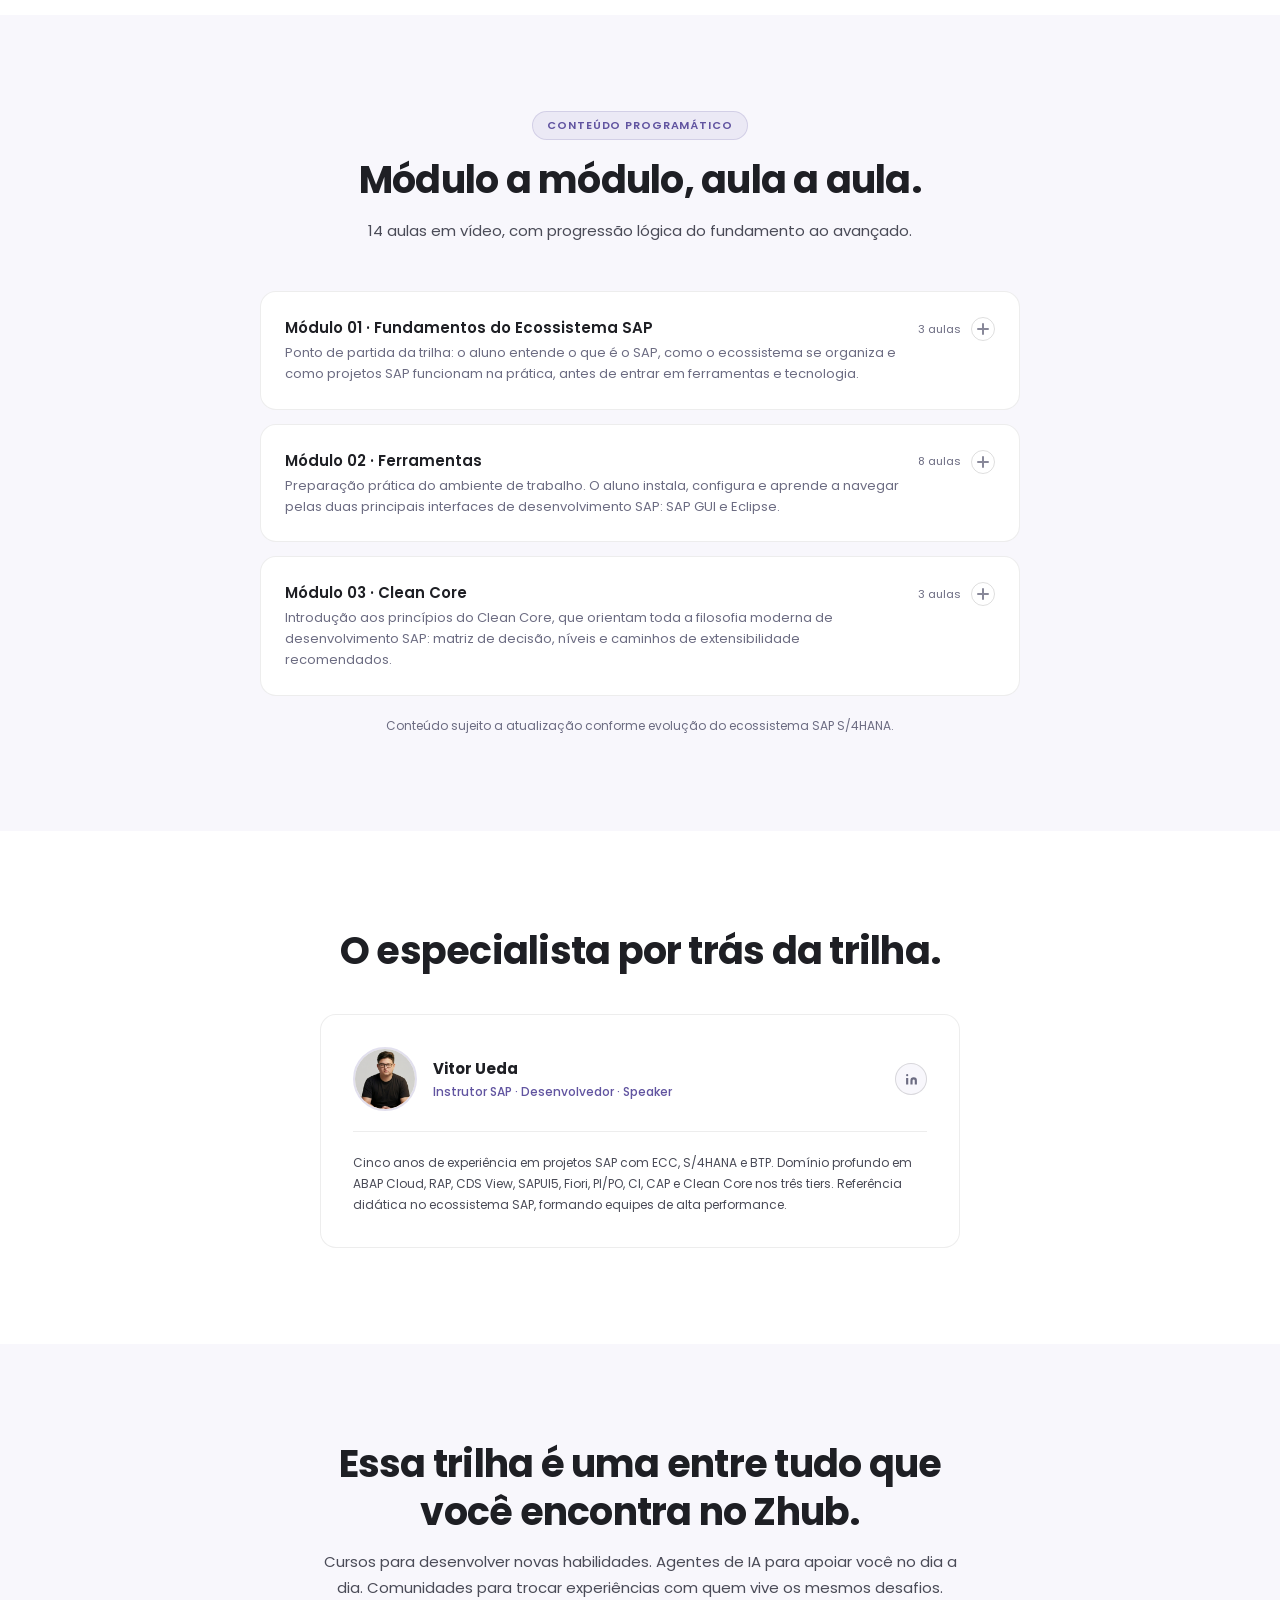
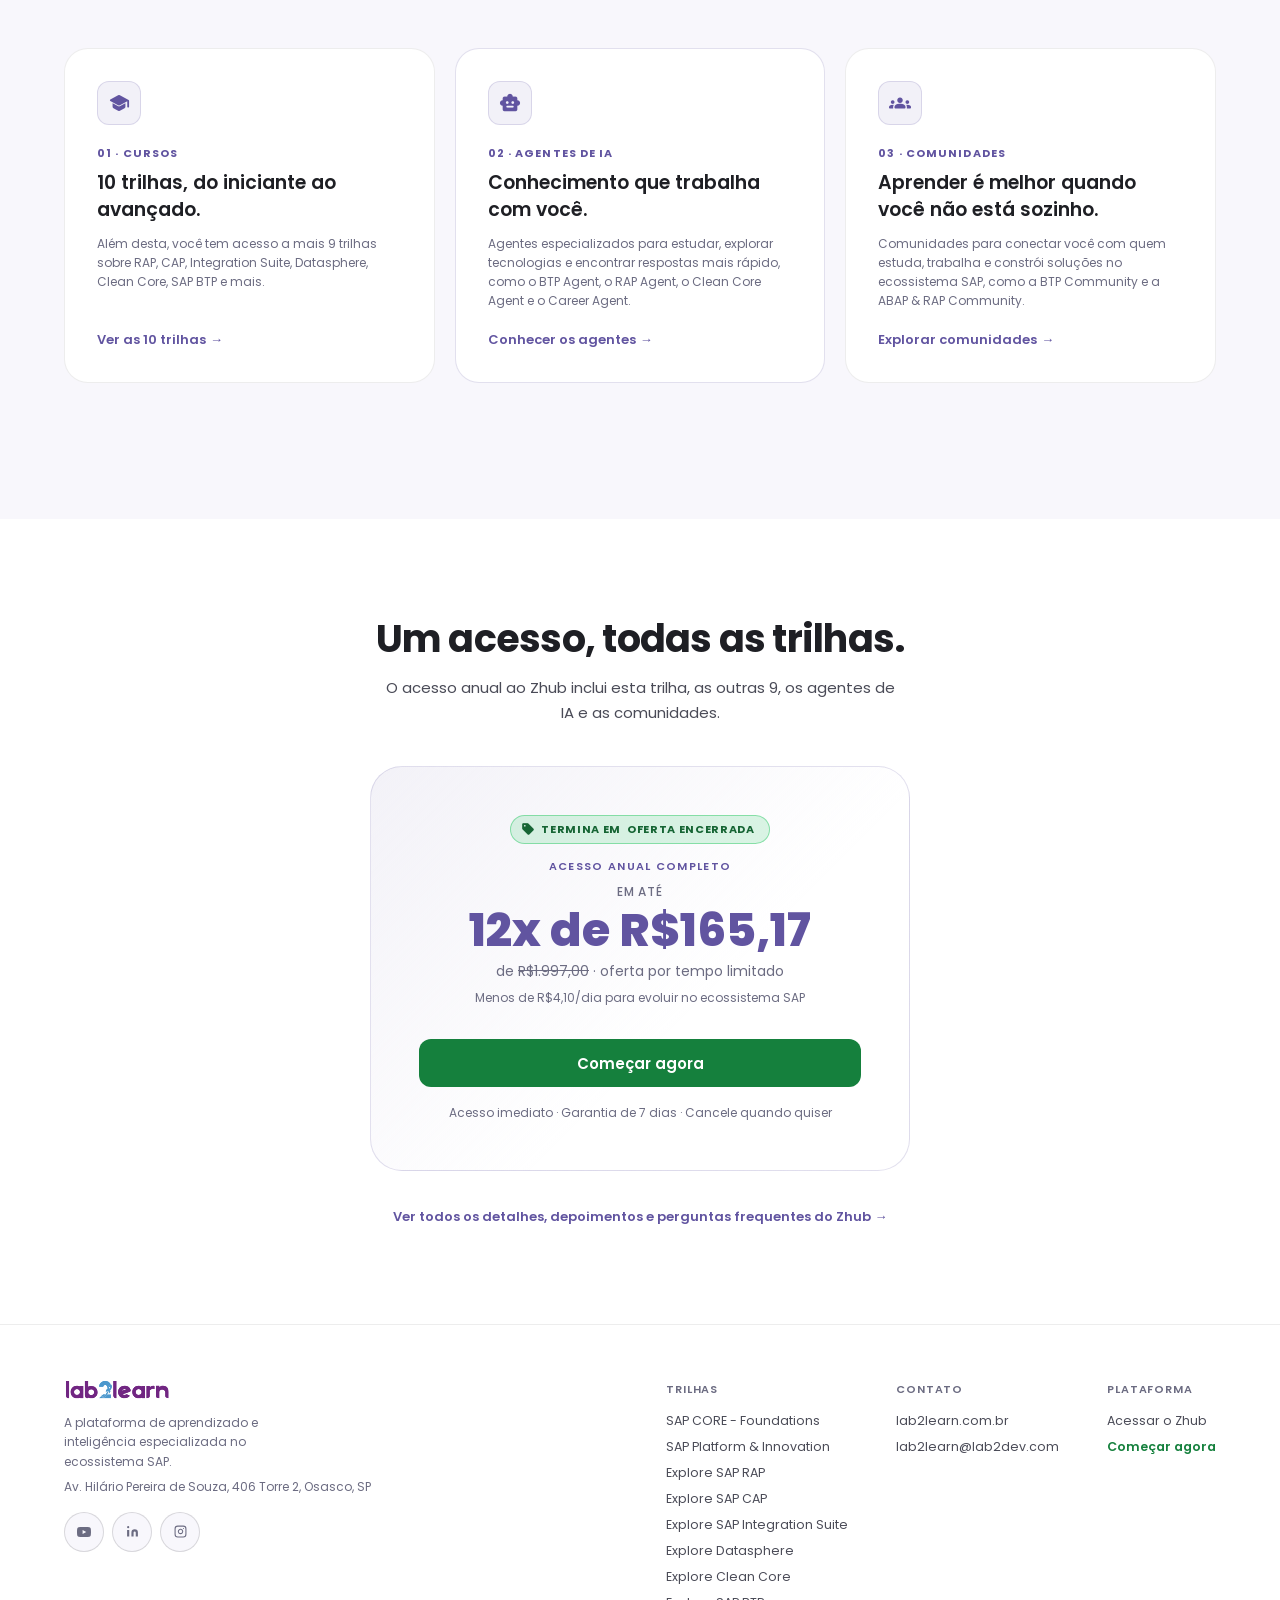
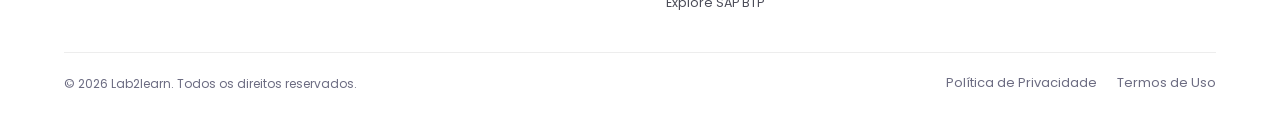
<file: cursos/sap-core-foundations.html>
<!DOCTYPE html>
<html lang="pt-BR" data-theme="light">
<head>
  <meta charset="UTF-8">
  <meta name="viewport" content="width=device-width, initial-scale=1.0">
  <title>SAP CORE - Foundations | Curso SAP | Zhub</title>
  <link rel="icon" type="image/svg+xml" href="../assets/favicon.svg">
  <meta name="description" content="Trilha SAP CORE - Foundations no Zhub: fundamentos do ecossistema SAP, Clean Core, extensibilidade, ABAP Cloud, RAP, APIs e Fiori. 14 aulas, com Vitor Ueda.">
  <meta name="robots" content="index, follow">
  <meta name="theme-color" content="#6154A0">
  <link rel="canonical" href="https://zhub.lab2learn.com.br/cursos/sap-core-foundations.html">

  <!-- Open Graph -->
  <meta property="og:type" content="website">
  <meta property="og:site_name" content="Zhub">
  <meta property="og:locale" content="pt_BR">
  <meta property="og:url" content="https://zhub.lab2learn.com.br/cursos/sap-core-foundations.html">
  <meta property="og:title" content="SAP CORE - Foundations | Curso SAP | Zhub">
  <meta property="og:description" content="Fundamentos do ecossistema SAP, Clean Core, extensibilidade, ABAP Cloud, RAP, APIs e Fiori. 14 aulas, com Vitor Ueda.">
  <meta property="og:image" content="https://zhub.lab2learn.com.br/assets/capa%20dos%20cursos/SAP%20CORE.png">

  <!-- Twitter Card -->
  <meta name="twitter:card" content="summary_large_image">
  <meta name="twitter:title" content="SAP CORE - Foundations | Curso SAP | Zhub">
  <meta name="twitter:description" content="Fundamentos do ecossistema SAP, Clean Core, extensibilidade, ABAP Cloud, RAP, APIs e Fiori. 14 aulas, com Vitor Ueda.">
  <meta name="twitter:image" content="https://zhub.lab2learn.com.br/assets/capa%20dos%20cursos/SAP%20CORE.png">

  <link rel="preconnect" href="https://fonts.googleapis.com">
  <link rel="preconnect" href="https://fonts.gstatic.com" crossorigin>
  <link href="https://fonts.googleapis.com/css2?family=Poppins:wght@300;400;500;600;700;800;900&display=swap" rel="stylesheet">
  <link href="https://fonts.googleapis.com/css2?family=Material+Symbols+Rounded:opsz,wght,FILL,GRAD@24,400,1,0" rel="stylesheet">
  <link rel="stylesheet" href="../assets/zhub.css">

  <script type="application/ld+json">
  {
    "@context": "https://schema.org",
    "@type": "Course",
    "name": "SAP CORE - Foundations",
    "description": "Trilha SAP CORE - Foundations no Zhub: fundamentos do ecossistema SAP, Clean Core, extensibilidade, ABAP Cloud, RAP, APIs e Fiori. 14 aulas, com Vitor Ueda.",
    "provider": {
      "@type": "EducationalOrganization",
      "name": "Zhub",
      "sameAs": "https://zhub.lab2learn.com.br/"
    },
    "url": "https://zhub.lab2learn.com.br/cursos/sap-core-foundations.html",
    "image": "https://zhub.lab2learn.com.br/assets/capa%20dos%20cursos/SAP%20CORE.png",
    "inLanguage": "pt-BR",
    "instructor": {
      "@type": "Person",
      "name": "Vitor Ueda"
    },
    "offers": {
      "@type": "Offer",
      "category": "subscription",
      "price": "1997.00",
      "priceCurrency": "BRL",
      "availability": "https://schema.org/InStock",
      "url": "https://zhub.lab2learn.com.br/checkout"
    }
  }
  </script>
  <script type="application/ld+json">
  {
    "@context": "https://schema.org",
    "@type": "BreadcrumbList",
    "itemListElement": [
      {"@type":"ListItem","position":1,"name":"Zhub","item":"https://zhub.lab2learn.com.br/"},
      {"@type":"ListItem","position":2,"name":"Trilhas","item":"https://zhub.lab2learn.com.br/#trilhas"},
      {"@type":"ListItem","position":3,"name":"SAP CORE - Foundations","item":"https://zhub.lab2learn.com.br/cursos/sap-core-foundations.html"}
    ]
  }
  </script>
</head>
<body>
<div id="theme-flash" style="background:var(--purple);"></div>

<!-- ANNOUNCE BAR -->
<div id="abar">
  <span class="ab-dot"></span>
  <span class="ab">Semana do Cliente: 12x de R$165,17 &nbsp;·&nbsp; Termina em <span class="promo-countdown">15/09</span> &nbsp;·&nbsp; 7 dias de garantia</span>
</div>

<!-- NAV -->
<nav>
  <a href="../index.html" class="nav-logo">
    <img src="../assets/logos/Logo Horizontal Lab2learn - Fundo Claro.svg" alt="Lab2learn" id="logo-l" style="height:18px;">
    <img src="../assets/logos/Logo Horizontal Lab2learn - Fundo Escuro.svg" alt="Lab2learn" id="logo-d" style="height:18px;display:none;">
    <span class="nav-sep"></span>
    <img src="../assets/logos/Logo Zhub.svg" alt="Zhub" id="zhub-logo-l" style="height:26px;">
    <img src="../assets/logos/zhub modo escuro.png" alt="Zhub" id="zhub-logo-d" style="height:26px;display:none;">
  </a>
  <div class="nav-r">
    <button id="theme-btn" aria-label="Alternar tema">
      <span class="material-symbols-rounded" id="theme-icon">dark_mode</span>
    </button>
    <div class="nav-cta-wrap" style="gap:8px;">
      <a href="https://zhub.lab2learn.com.br/login" class="btn-outline" style="height:32px;padding:0 14px;font-size:13px;display:inline-flex;align-items:center;gap:6px;"><span class="material-symbols-rounded" style="font-size:15px;">lock_open</span>Área de membros</a>
      <a href="https://zhub.lab2learn.com.br/checkout" class="btn-green">Começar agora</a>
    </div>
  </div>
</nav>

<!-- ═══════════════════════════════════════
     HERO DA TRILHA
═══════════════════════════════════════ -->
<section class="bg-1 sec page-start course-hero fam-sapblue">
  <div class="wrap">
    <div class="crumb anim">
      <a href="../index.html">Zhub</a><span class="sep">/</span><a href="../index.html#trilhas">Trilhas</a><span class="sep">/</span><span class="cur">SAP CORE - Foundations</span>
    </div>

    <span class="trilha-level lv-ini anim d1">Iniciante</span>
    <h1 class="t-d anim d1" style="max-width:760px;margin-bottom:14px;">SAP CORE - Foundations</h1>
    <p class="t-lg anim d2" style="color:var(--t2);max-width:640px;margin-bottom:28px;">Base técnica para atuar com segurança no S/4HANA moderno: fundamentos do ecossistema, Clean Core, extensibilidade, ABAP Cloud, RAP, APIs, Fiori e arquitetura sustentável.</p>

    <div class="stat-row anim d3" style="margin-bottom:28px;">
      <div class="stat-tile"><p class="n">14</p><p class="l">Aulas</p></div>
      <div class="stat-tile"><p class="n" style="font-size:15px;">Vitor Ueda</p><p class="l">Instrutor</p></div>
    </div>

    <div class="anim d4" style="display:flex;flex-wrap:wrap;gap:10px;">
      <a href="https://zhub.lab2learn.com.br/checkout" class="btn-green btn-green-lg">Assinar o Zhub e começar agora</a>
      <a href="../index.html#trilhas" class="btn-outline">Ver todas as trilhas</a>
    </div>
  </div>
</section>

<!-- ═══════════════════════════════════════
     SOBRE A TRILHA
═══════════════════════════════════════ -->
<section class="bg-2 sec">
  <div class="wrap">
    <div style="max-width:820px;" class="anim">
      <div class="chip" style="display:inline-flex;margin-bottom:16px;">Sobre a trilha</div>
      <p class="t-lg" style="color:var(--t2);margin-bottom:24px;">SAP CORE Foundations é o pilar de base do Zhub, criado para preparar profissionais SAP para atuar com mais segurança no ecossistema moderno do S/4HANA. Neste pilar, você desenvolve uma visão estruturada sobre os principais conceitos, ferramentas e práticas que sustentam projetos SAP atuais, passando por fundamentos do ecossistema, Clean Core, extensibilidade, ABAP Cloud, RAP, APIs, Fiori e arquitetura sustentável. A proposta é construir uma fundação sólida para que desenvolvedores, funcionais, arquitetos e líderes de projeto consigam entender melhor as decisões técnicas, conversar com mais propriedade entre áreas e atuar de forma mais alinhada às novas diretrizes da SAP.</p>
      <div style="display:flex;flex-wrap:wrap;gap:8px;">
        <span class="pillar-tag">Fundamentos do ecossistema</span><span class="pillar-tag">Clean Core</span><span class="pillar-tag">Extensibilidade</span><span class="pillar-tag">ABAP Cloud</span><span class="pillar-tag">RAP</span><span class="pillar-tag">APIs</span><span class="pillar-tag">Fiori</span><span class="pillar-tag">Arquitetura sustentável</span>
      </div>
    </div>
  </div>
</section>

<!-- ═══════════════════════════════════════
     O QUE VOCÊ VAI APRENDER + PÚBLICO-ALVO
═══════════════════════════════════════ -->
<section class="bg-1 sec">
  <div class="wrap">
    <div class="obj-grid">
      <div class="anim">
        <p class="t-label" style="margin-bottom:16px;">O que você vai aprender</p>
        <ul class="ck-list">
          <li><span class="ck">✓</span>Entender o papel do SAP no cenário empresarial e como projetos SAP são estruturados.</li>
          <li><span class="ck">✓</span>Instalar e configurar as principais ferramentas de desenvolvimento (SAP GUI e Eclipse/ADT).</li>
          <li><span class="ck">✓</span>Comparar os fluxos de trabalho entre SAP GUI e Eclipse.</li>
          <li><span class="ck">✓</span>Compreender os fundamentos do Clean Core: matriz de decisão, níveis e caminhos de extensibilidade.</li>
          <li><span class="ck">✓</span>Reconhecer as novas stacks tecnológicas da SAP e seu impacto em projetos futuros.</li>
        </ul>
      </div>
      <div class="anim d2" style="display:flex;flex-direction:column;gap:16px;">
        <div class="info-card">
          <p class="t-label" style="margin-bottom:10px;">Público-alvo</p>
          <p class="t-sm" style="color:var(--t2);line-height:1.7;">Profissionais em início de carreira SAP ou que estão migrando para o ecossistema S/4HANA: desenvolvedores ABAP, consultores funcionais, arquitetos e líderes de projeto que precisam de uma base conceitual sólida antes de avançar para trilhas técnicas mais avançadas (RAP, CAP, BTP).</p>
        </div>
        <div class="info-card">
          <p class="t-label" style="margin-bottom:10px;">Pré-requisitos</p>
          <p class="t-sm" style="color:var(--t2);line-height:1.7;">Não é necessário conhecimento prévio em SAP. Recomenda-se familiaridade básica com lógica de programação e conceitos gerais de TI.</p>
        </div>
      </div>
    </div>
  </div>
</section>

<!-- ═══════════════════════════════════════
     CONTEÚDO PROGRAMÁTICO
═══════════════════════════════════════ -->
<section class="bg-2 sec">
  <div class="wrap">
    <div style="text-align:center;max-width:640px;margin:0 auto 48px;" class="anim">
      <div class="chip" style="display:inline-flex;margin-bottom:16px;">Conteúdo programático</div>
      <h2 class="t-h2" style="margin-bottom:14px;">Módulo a módulo, aula a aula.</h2>
      <p class="t-lg" style="color:var(--t2);">14 aulas em vídeo, com progressão lógica do fundamento ao avançado.</p>
    </div>
    <div style="max-width:760px;margin:0 auto;" class="anim d1">
      <details class="module-card">
        <summary>
          <div class="module-head">
            <p class="module-title">Módulo 01 · Fundamentos do Ecossistema SAP</p>
            <p class="module-obj">Ponto de partida da trilha: o aluno entende o que é o SAP, como o ecossistema se organiza e como projetos SAP funcionam na prática, antes de entrar em ferramentas e tecnologia.</p>
          </div>
          <div class="module-meta">
            <span class="module-count">3 aulas</span>
            <span class="module-chevron"><svg width="12" height="12" viewBox="0 0 12 12" fill="none"><path d="M6 1V11M1 6H11" stroke="#888899" stroke-width="2" stroke-linecap="round"/></svg></span>
          </div>
        </summary>
        <ul class="module-lessons">
          <li><span class="lnum">1.1</span><span class="ltitle">Você conhece mesmo o SAP?</span><span class="ldur">10:40</span></li>
          <li><span class="lnum">1.2</span><span class="ltitle">Ecossistema SAP</span><span class="ldur">21:50</span></li>
          <li><span class="lnum">1.3</span><span class="ltitle">Como projetos SAP funcionam</span><span class="ldur">16:24</span></li>
        </ul>
      </details>
      <details class="module-card">
        <summary>
          <div class="module-head">
            <p class="module-title">Módulo 02 · Ferramentas</p>
            <p class="module-obj">Preparação prática do ambiente de trabalho. O aluno instala, configura e aprende a navegar pelas duas principais interfaces de desenvolvimento SAP: SAP GUI e Eclipse.</p>
          </div>
          <div class="module-meta">
            <span class="module-count">8 aulas</span>
            <span class="module-chevron"><svg width="12" height="12" viewBox="0 0 12 12" fill="none"><path d="M6 1V11M1 6H11" stroke="#888899" stroke-width="2" stroke-linecap="round"/></svg></span>
          </div>
        </summary>
        <ul class="module-lessons">
          <li><span class="lnum">2.1</span><span class="ltitle">Instalação das ferramentas</span></li>
          <li><span class="lnum">2.2</span><span class="ltitle">Configuração das ferramentas</span></li>
          <li><span class="lnum">2.3</span><span class="ltitle">SAP GUI</span></li>
          <li><span class="lnum">2.4.1</span><span class="ltitle">Eclipse - Parte 1</span></li>
          <li><span class="lnum">2.4.2</span><span class="ltitle">Eclipse - Parte 2</span></li>
          <li><span class="lnum">2.5.1</span><span class="ltitle">Comparação SAP GUI com Eclipse - Parte 1</span></li>
          <li><span class="lnum">2.5.2</span><span class="ltitle">Comparação SAP GUI com Eclipse - Parte 2</span></li>
          <li><span class="lnum">2.5.3</span><span class="ltitle">Comparação SAP GUI com Eclipse - Parte 3</span></li>
        </ul>
      </details>
      <details class="module-card">
        <summary>
          <div class="module-head">
            <p class="module-title">Módulo 03 · Clean Core</p>
            <p class="module-obj">Introdução aos princípios do Clean Core, que orientam toda a filosofia moderna de desenvolvimento SAP: matriz de decisão, níveis e caminhos de extensibilidade recomendados.</p>
          </div>
          <div class="module-meta">
            <span class="module-count">3 aulas</span>
            <span class="module-chevron"><svg width="12" height="12" viewBox="0 0 12 12" fill="none"><path d="M6 1V11M1 6H11" stroke="#888899" stroke-width="2" stroke-linecap="round"/></svg></span>
          </div>
        </summary>
        <ul class="module-lessons">
          <li><span class="lnum">3.1</span><span class="ltitle">Clean Core, Matriz de decisão, níveis e caminhos</span></li>
          <li><span class="lnum">3.2</span><span class="ltitle">Novas Stacks</span></li>
          <li><span class="lnum">3.3</span><span class="ltitle">Conscientização</span></li>
        </ul>
      </details>
      <p class="t-sm" style="color:var(--t3);text-align:center;margin-top:20px;">Conteúdo sujeito a atualização conforme evolução do ecossistema SAP S/4HANA.</p>
    </div>
  </div>
</section>

<!-- ═══════════════════════════════════════
     QUEM APRESENTA
═══════════════════════════════════════ -->
<section class="bg-1 sec">
  <div class="wrap">
    <div style="text-align:center;margin-bottom:40px;" class="anim">
      <h2 class="t-h2">O especialista por trás da trilha.</h2>
    </div>
    <div class="card anim d1" style="padding:32px;max-width:640px;margin:0 auto;">
      <div style="display:flex;align-items:center;gap:16px;margin-bottom:20px;">
        <img src="../assets/experts/Vitor Ueda.png" alt="Vitor Ueda" loading="lazy" style="width:64px;height:64px;border-radius:50%;object-fit:cover;object-position:top;border:2px solid var(--pborder);flex-shrink:0;">
        <div>
          <p style="font-size:15px;font-weight:700;color:var(--t1);margin-bottom:2px;">Vitor Ueda</p>
          <p class="t-sm" style="color:var(--purple);font-weight:500;">Instrutor SAP · Desenvolvedor · Speaker</p>
        </div>
        <a href="https://www.linkedin.com/in/vitor-ueda-5aa250191/" target="_blank" rel="noopener" aria-label="LinkedIn de Vitor Ueda" style="width:32px;height:32px;border-radius:50%;background:var(--bg-2);border:1px solid var(--border-2);display:flex;align-items:center;justify-content:center;flex-shrink:0;margin-left:auto;transition:border-color .2s;" onmouseover="this.style.borderColor='var(--purple)'" onmouseout="this.style.borderColor='var(--border-2)'">
          <svg width="13" height="13" viewBox="0 0 24 24" fill="var(--t3)"><path d="M16 8a6 6 0 0 1 6 6v7h-4v-7a2 2 0 0 0-2-2 2 2 0 0 0-2 2v7h-4v-7a6 6 0 0 1 6-6zM2 9h4v12H2z"/><circle cx="4" cy="4" r="2"/></svg>
        </a>
      </div>
      <div class="div" style="margin-bottom:20px;"></div>
      <p class="t-sm" style="color:var(--t2);line-height:1.75;">Cinco anos de experiência em projetos SAP com ECC, S/4HANA e BTP. Domínio profundo em ABAP Cloud, RAP, CDS View, SAPUI5, Fiori, PI/PO, CI, CAP e Clean Core nos três tiers. Referência didática no ecossistema SAP, formando equipes de alta performance.</p>
    </div>
  </div>
</section>

<!-- ═══════════════════════════════════════
     O QUE É O ZHUB — bloco fixo de fechamento
═══════════════════════════════════════ -->
<section class="bg-2 sec">
  <div class="wrap">
    <div style="text-align:center;max-width:640px;margin:0 auto 48px;" class="anim">
      <h2 class="t-h2" style="margin-bottom:14px;">Essa trilha é uma entre tudo que você encontra no Zhub.</h2>
      <p class="t-lg" style="color:var(--t2);">Cursos para desenvolver novas habilidades. Agentes de IA para apoiar você no dia a dia. Comunidades para trocar experiências com quem vive os mesmos desafios.</p>
    </div>

    <div class="pillar-grid" style="margin-bottom:40px;">

      <div class="pillar-card anim d1">
        <div class="pillar-icon"><span class="material-symbols-rounded">school</span></div>
        <p class="pillar-num">01 · Cursos</p>
        <h3 class="t-h3" style="margin-bottom:10px;font-size:19px;">10 trilhas, do iniciante ao avançado.</h3>
        <p class="t-sm" style="color:var(--t3);margin-bottom:20px;">Além desta, você tem acesso a mais 9 trilhas sobre RAP, CAP, Integration Suite, Datasphere, Clean Core, SAP BTP e mais.</p>
        <a href="../index.html#trilhas" class="trilha-more" style="margin-top:auto;">Ver as 10 trilhas <span aria-hidden="true">→</span></a>
      </div>

      <div class="pillar-card card-purple anim d2">
        <div class="pillar-icon"><span class="material-symbols-rounded">smart_toy</span></div>
        <p class="pillar-num">02 · Agentes de IA</p>
        <h3 class="t-h3" style="margin-bottom:10px;font-size:19px;">Conhecimento que trabalha com você.</h3>
        <p class="t-sm" style="color:var(--t3);margin-bottom:20px;">Agentes especializados para estudar, explorar tecnologias e encontrar respostas mais rápido, como o BTP Agent, o RAP Agent, o Clean Core Agent e o Career Agent.</p>
        <a href="../index.html#zhub" class="trilha-more" style="margin-top:auto;">Conhecer os agentes <span aria-hidden="true">→</span></a>
      </div>

      <div class="pillar-card anim d3">
        <div class="pillar-icon"><span class="material-symbols-rounded">groups</span></div>
        <p class="pillar-num">03 · Comunidades</p>
        <h3 class="t-h3" style="margin-bottom:10px;font-size:19px;">Aprender é melhor quando você não está sozinho.</h3>
        <p class="t-sm" style="color:var(--t3);margin-bottom:20px;">Comunidades para conectar você com quem estuda, trabalha e constrói soluções no ecossistema SAP, como a BTP Community e a ABAP & RAP Community.</p>
        <a href="../index.html#zhub" class="trilha-more" style="margin-top:auto;">Explorar comunidades <span aria-hidden="true">→</span></a>
      </div>

    </div>
  </div>
</section>

<!-- ═══════════════════════════════════════
     PREÇO + GARANTIA
═══════════════════════════════════════ -->
<section class="bg-1 sec">
  <div class="wrap">
    <div style="text-align:center;margin-bottom:40px;" class="anim">
      <h2 class="t-h2" style="margin-bottom:12px;">Um acesso, todas as trilhas.</h2>
      <p class="t-lg" style="color:var(--t2);max-width:520px;margin:0 auto;">O acesso anual ao Zhub inclui esta trilha, as outras 9, os agentes de IA e as comunidades.</p>
    </div>
    <div class="price-box anim d1" style="margin-bottom:32px;">
      <div style="text-align:center;">
        <div class="chip-deal" style="margin-bottom:14px;"><span class="material-symbols-rounded">sell</span>Termina em <span class="promo-countdown">15/09</span></div>
        <p class="t-label" style="margin-bottom:8px;">Acesso anual completo</p>
        <p style="font-size:12px;font-weight:500;color:var(--t3);text-transform:uppercase;letter-spacing:.08em;margin-bottom:6px;">em até</p>
        <p style="font-size:clamp(30px,5vw,46px);font-weight:800;color:var(--purple);line-height:1;margin-bottom:8px;">12x de R$165,17</p>
        <p style="font-size:14px;color:var(--t3);margin-bottom:6px;">de <s style="color:var(--t3);">R$1.997,00</s> · oferta por tempo limitado</p>
        <p class="t-sm" style="color:var(--t3);margin-bottom:32px;">Menos de R$4,10/dia para evoluir no ecossistema SAP</p>
        <a href="https://zhub.lab2learn.com.br/checkout" class="btn-green btn-green-lg" style="width:100%;justify-content:center;margin-bottom:16px;">Começar agora</a>
        <p class="t-sm" style="color:var(--t3);">Acesso imediato · Garantia de 7 dias · Cancele quando quiser</p>
      </div>
    </div>
    <div class="anim d2" style="text-align:center;">
      <a href="../index.html#oferta" class="trilha-more">Ver todos os detalhes, depoimentos e perguntas frequentes do Zhub <span aria-hidden="true">→</span></a>
    </div>
  </div>
</section>

<!-- ═══════════════════════════════════════
     FOOTER
═══════════════════════════════════════ -->
<footer style="background:var(--bg);border-top:1px solid var(--border);padding:56px 0 32px;">
  <div class="wrap">
    <div class="footer-grid">
      <div>
        <img src="../assets/logos/Logo Horizontal Lab2learn - Fundo Claro.svg" alt="Lab2learn" id="footer-logo-l" style="height:18px;margin-bottom:14px;display:block;">
        <img src="../assets/logos/Logo Horizontal Lab2learn - Fundo Escuro.svg" alt="Lab2learn" id="footer-logo-d" style="height:18px;margin-bottom:14px;display:none;">
        <p class="t-sm footer-muted" style="color:var(--t3);max-width:260px;margin-bottom:6px;">A plataforma de aprendizado e inteligência especializada no ecossistema SAP.</p>
        <p class="t-sm footer-muted" style="color:var(--t3);">Av. Hilário Pereira de Souza, 406 Torre 2, Osasco, SP</p>
        <div style="display:flex;gap:8px;margin-top:16px;">
          <a href="https://www.youtube.com/@lab2learn" target="_blank" style="width:40px;height:40px;border-radius:50%;background:var(--bg-2);border:1px solid var(--border-2);display:flex;align-items:center;justify-content:center;transition:border-color .2s;" onmouseover="this.style.borderColor='var(--purple)'" onmouseout="this.style.borderColor='var(--border-2)'">
            <svg width="14" height="14" viewBox="0 0 24 24" fill="var(--t3)"><path d="M23.5 6.2a3.01 3.01 0 0 0-2.12-2.13C19.54 3.6 12 3.6 12 3.6s-7.54 0-9.38.47A3.01 3.01 0 0 0 .5 6.2C.03 8.05 0 12 0 12s.03 3.95.5 5.8a3.01 3.01 0 0 0 2.12 2.13C4.46 20.4 12 20.4 12 20.4s7.54 0 9.38-.47a3.01 3.01 0 0 0 2.12-2.13c.47-1.85.5-5.8.5-5.8s-.03-3.95-.5-5.8zM9.6 15.6V8.4l6.27 3.6-6.27 3.6z"/></svg>
          </a>
          <a href="https://www.linkedin.com/company/lab2learn" target="_blank" style="width:40px;height:40px;border-radius:50%;background:var(--bg-2);border:1px solid var(--border-2);display:flex;align-items:center;justify-content:center;transition:border-color .2s;" onmouseover="this.style.borderColor='var(--purple)'" onmouseout="this.style.borderColor='var(--border-2)'">
            <svg width="13" height="13" viewBox="0 0 24 24" fill="var(--t3)"><path d="M16 8a6 6 0 0 1 6 6v7h-4v-7a2 2 0 0 0-2-2 2 2 0 0 0-2 2v7h-4v-7a6 6 0 0 1 6-6zM2 9h4v12H2z"/><circle cx="4" cy="4" r="2"/></svg>
          </a>
          <a href="https://www.instagram.com/lab2learn.com.br" target="_blank" style="width:40px;height:40px;border-radius:50%;background:var(--bg-2);border:1px solid var(--border-2);display:flex;align-items:center;justify-content:center;transition:border-color .2s;" onmouseover="this.style.borderColor='var(--purple)'" onmouseout="this.style.borderColor='var(--border-2)'">
            <svg width="13" height="13" viewBox="0 0 24 24" fill="none" stroke="var(--t3)" stroke-width="2" stroke-linecap="round" stroke-linejoin="round"><rect x="2" y="2" width="20" height="20" rx="5" ry="5"/><path d="M16 11.37A4 4 0 1 1 12.63 8 4 4 0 0 1 16 11.37z"/><line x1="17.5" y1="6.5" x2="17.51" y2="6.5"/></svg>
          </a>
        </div>
      </div>
      <div class="footer-cols">
        <div>
          <p class="footer-col-title">Trilhas</p>
          <div class="footer-col-links">
            <a href="sap-core-foundations.html">SAP CORE - Foundations</a>
            <a href="sap-platform-innovation-foundations.html">SAP Platform & Innovation</a>
            <a href="explore-sap-rap.html">Explore SAP RAP</a>
            <a href="explore-sap-cap.html">Explore SAP CAP</a>
            <a href="explore-sap-integration-suite.html">Explore SAP Integration Suite</a>
            <a href="explore-datasphere.html">Explore Datasphere</a>
            <a href="explore-clean-core.html">Explore Clean Core</a>
            <a href="explore-sap-btp.html">Explore SAP BTP</a>
          </div>
        </div>
        <div>
          <p class="footer-col-title">Contato</p>
          <div class="footer-col-links">
            <a href="https://lab2learn.com.br/" target="_blank">lab2learn.com.br</a>
            <a href="mailto:lab2learn@lab2dev.com">lab2learn@lab2dev.com</a>
          </div>
        </div>
        <div>
          <p class="footer-col-title">Plataforma</p>
          <div class="footer-col-links">
            <a href="https://zhub.lab2learn.com.br/agents" target="_blank">Acessar o Zhub</a>
            <a href="https://zhub.lab2learn.com.br/checkout" style="color:var(--green);font-weight:600;">Começar agora</a>
          </div>
        </div>
      </div>
    </div>
    <div class="div" style="margin-bottom:20px;"></div>
    <div style="display:flex;justify-content:space-between;align-items:center;flex-wrap:wrap;gap:12px;">
      <p class="t-sm" style="color:var(--t3);">© 2026 Lab2learn. Todos os direitos reservados.</p>
      <div style="display:flex;gap:20px;">
        <a href="#" style="color:var(--t3);text-decoration:none;font-size:13px;">Política de Privacidade</a>
        <a href="#" style="color:var(--t3);text-decoration:none;font-size:13px;">Termos de Uso</a>
      </div>
    </div>
  </div>
</footer>

<!-- STICKY MOBILE -->
<div id="sticky">
  <a href="https://zhub.lab2learn.com.br/checkout" class="btn-green btn-green-lg" style="width:100%;justify-content:center;">Começar agora · 12x de R$165,17</a>
</div>

<!-- BACK TO TOP -->
<button id="back-top" onclick="window.scrollTo({top:0,behavior:'smooth'})" aria-label="Topo">
  <span class="material-symbols-rounded" style="font-size:18px;color:var(--t3);">arrow_upward</span>
</button>

<script>
/* ─── CONTAGEM REGRESSIVA SEMANA DO CLIENTE ─── */
(function(){
  var promoEnd = new Date('2026-09-15T23:59:59-03:00');
  var els = document.querySelectorAll('.promo-countdown');
  if(!els.length) return;
  var timer;
  function pad(n){ return n < 10 ? '0' + n : '' + n; }
  function tick(){
    var diff = promoEnd - new Date();
    var text;
    if(diff <= 0){
      text = 'Oferta encerrada';
      if(timer) clearInterval(timer);
    } else {
      var d = Math.floor(diff / 86400000);
      var h = Math.floor((diff % 86400000) / 3600000);
      var m = Math.floor((diff % 3600000) / 60000);
      var s = Math.floor((diff % 60000) / 1000);
      text = d + 'd ' + pad(h) + 'h ' + pad(m) + 'm ' + pad(s) + 's';
    }
    els.forEach(function(el){ el.textContent = text; });
  }
  tick();
  timer = setInterval(tick, 1000);
})();
</script>

<script src="../assets/zhub.js"></script>
</body>
</html>
</file>
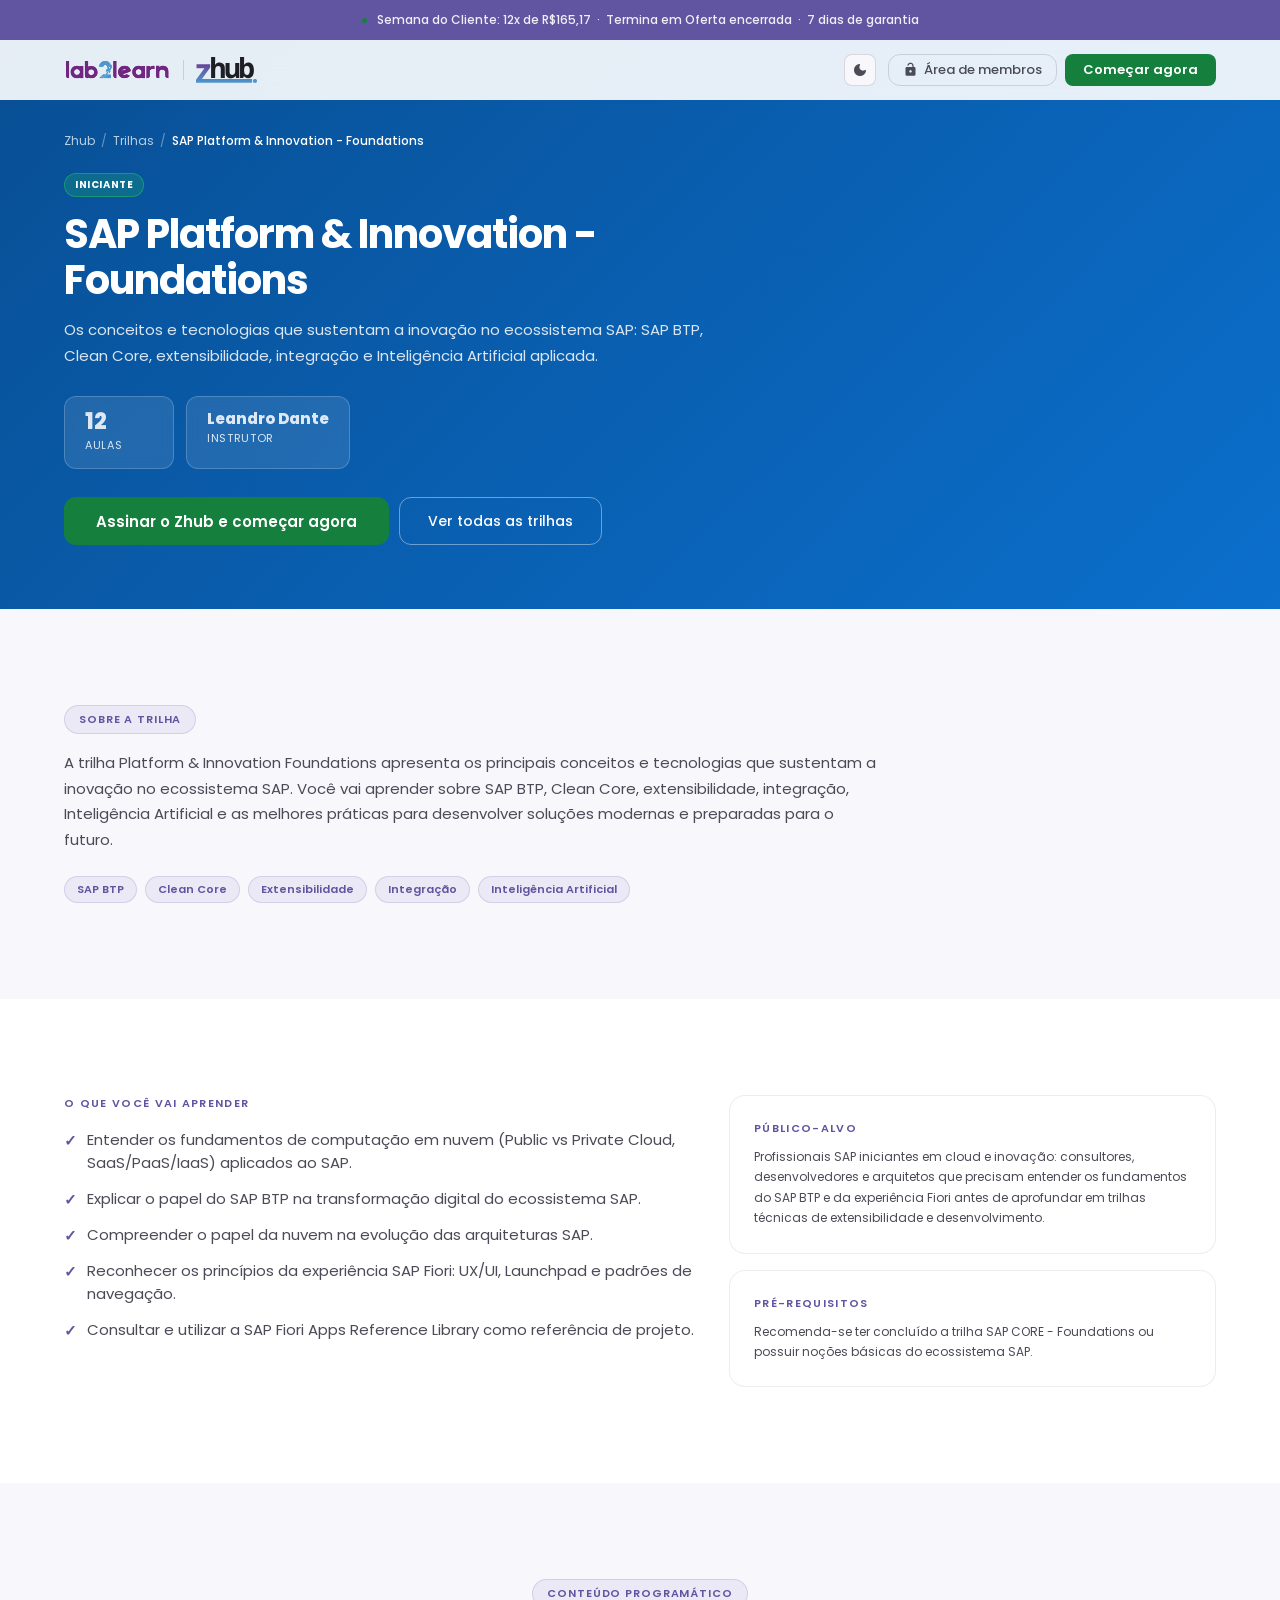
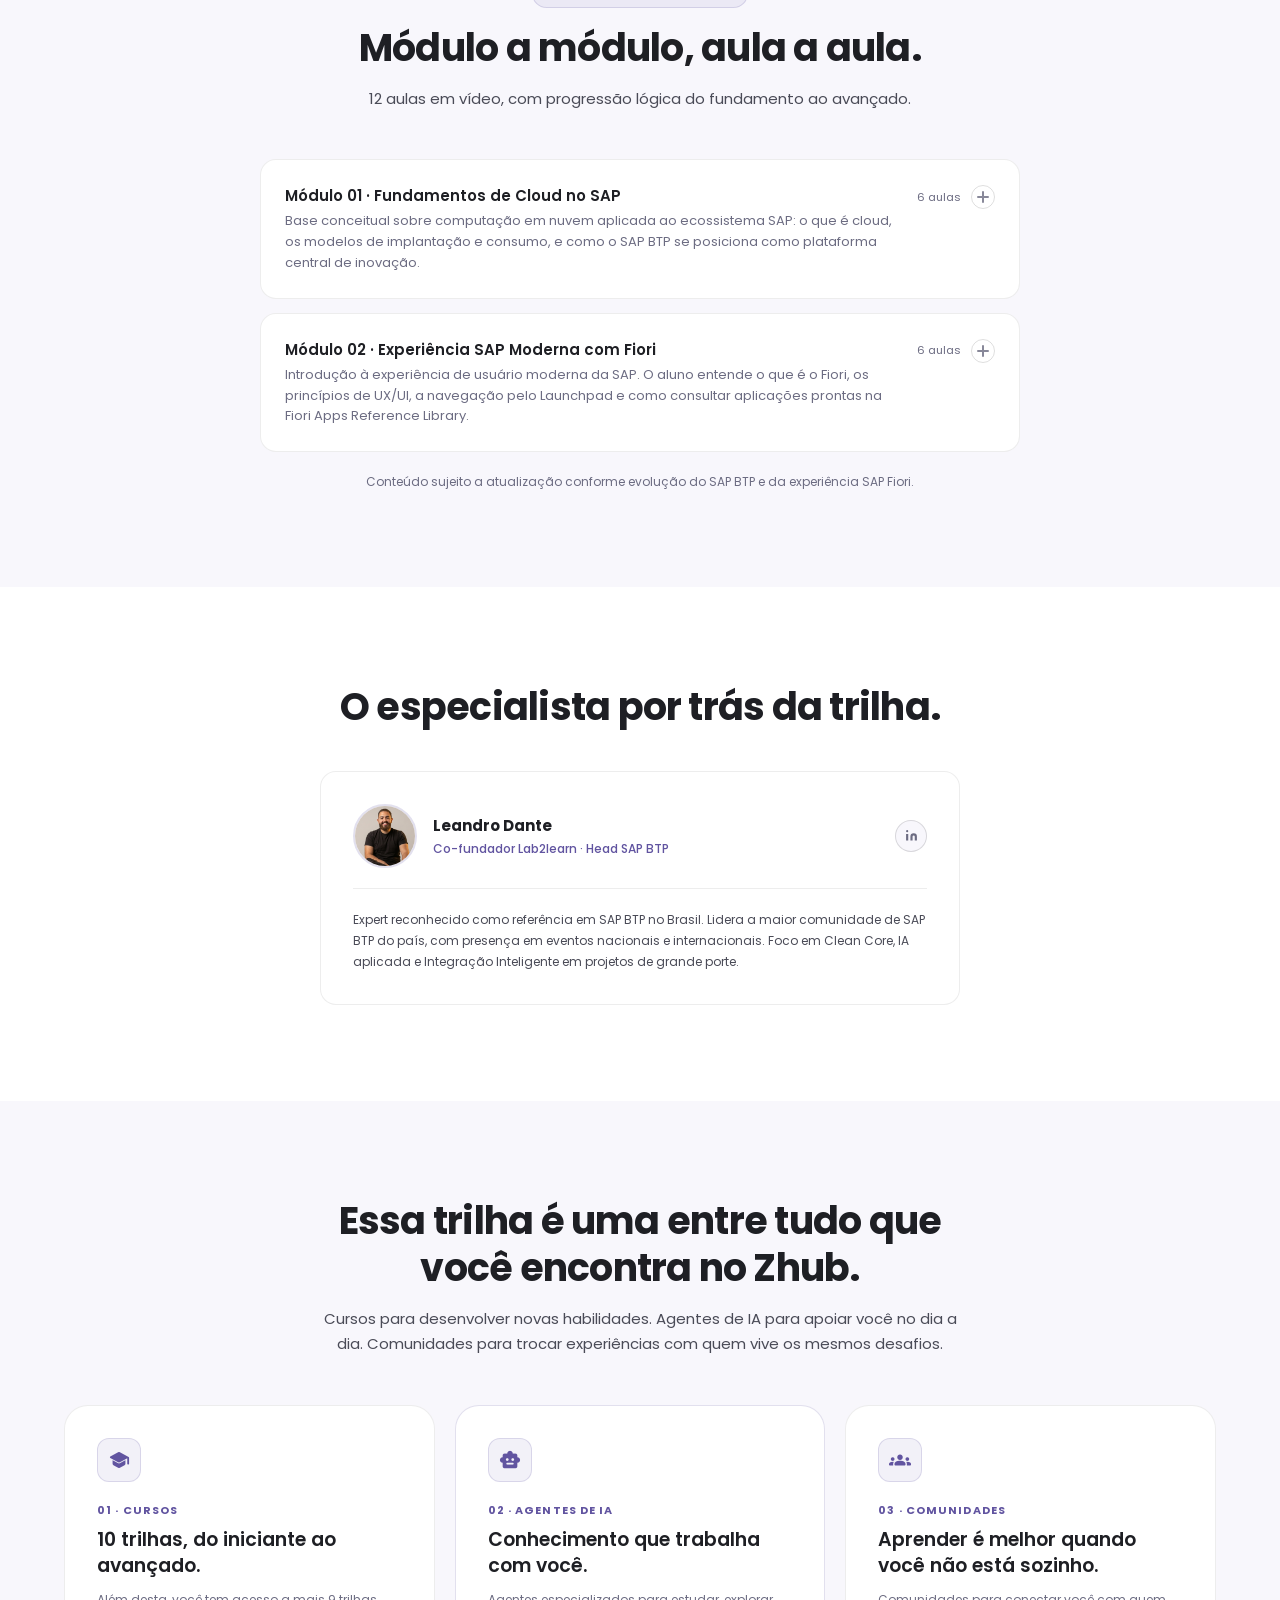
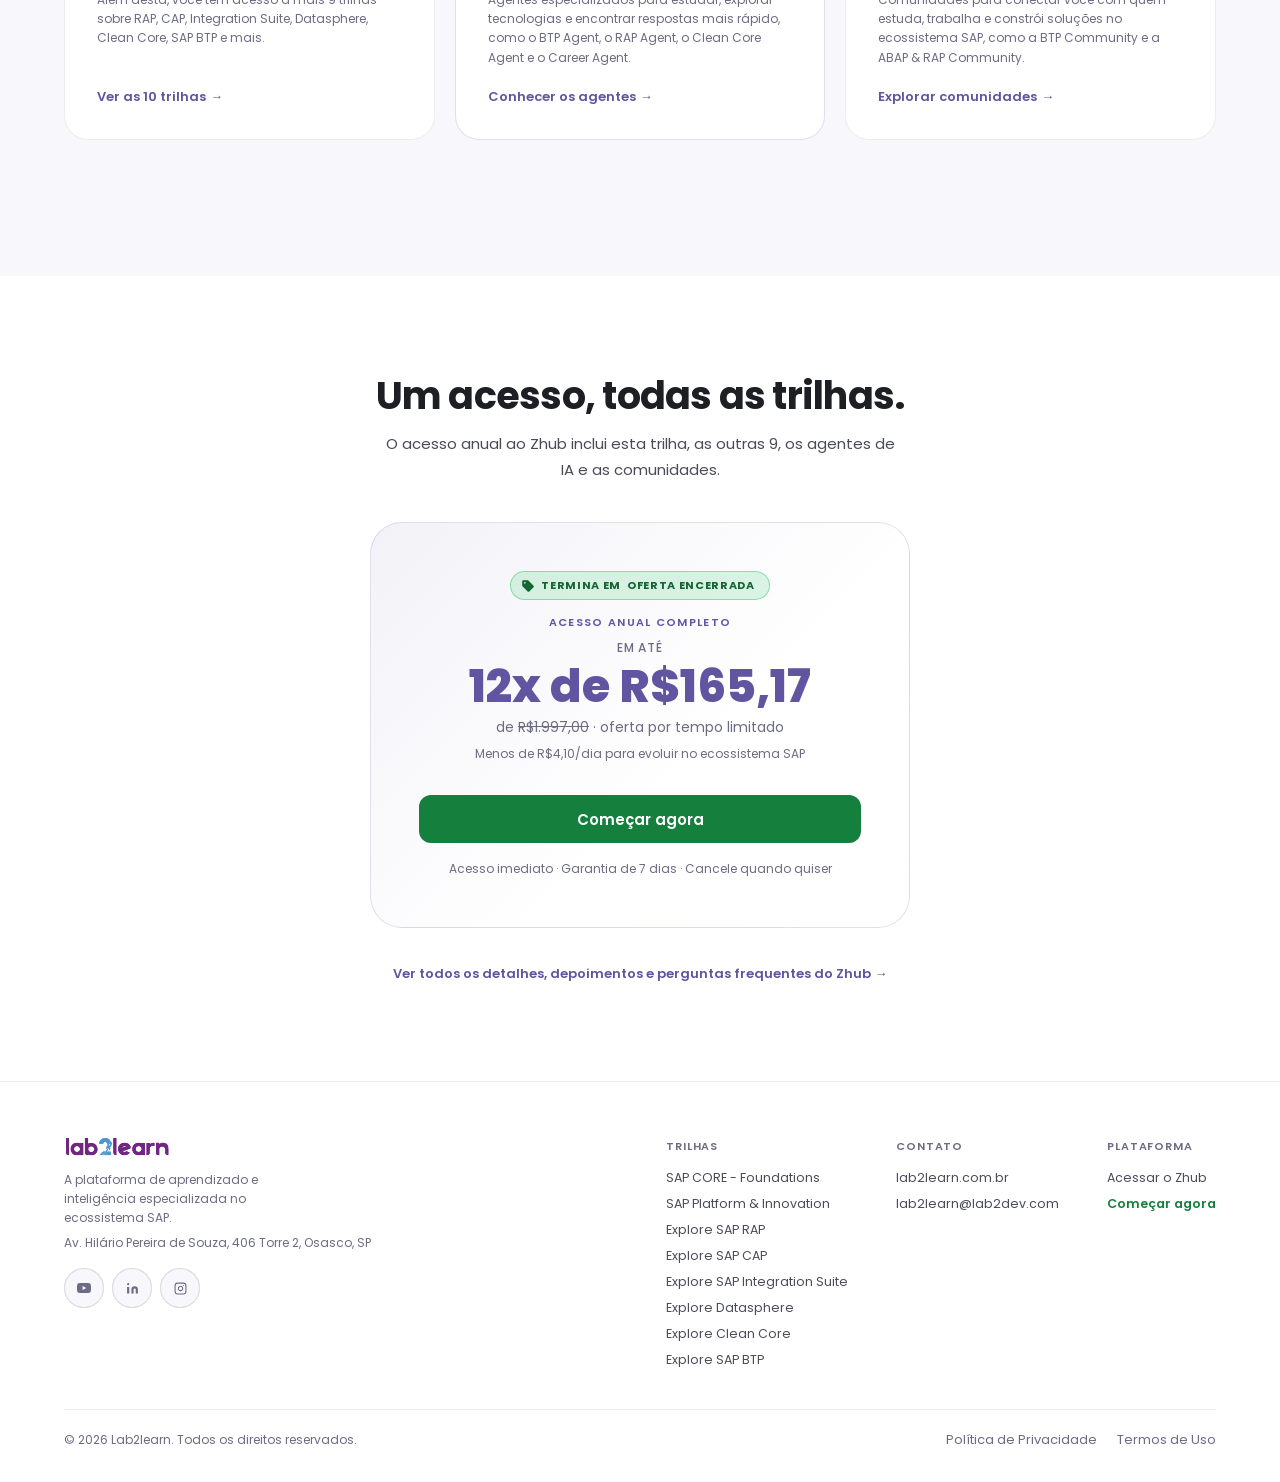
<file: cursos/sap-platform-innovation-foundations.html>
<!DOCTYPE html>
<html lang="pt-BR" data-theme="light">
<head>
  <meta charset="UTF-8">
  <meta name="viewport" content="width=device-width, initial-scale=1.0">
  <title>SAP Platform & Innovation - Foundations | Curso SAP | Zhub</title>
  <link rel="icon" type="image/svg+xml" href="../assets/favicon.svg">
  <meta name="description" content="Trilha SAP Platform & Innovation - Foundations no Zhub: SAP BTP, Clean Core, extensibilidade, integração e IA aplicada. 12 aulas em vídeo, com Leandro Dante.">
  <meta name="robots" content="index, follow">
  <meta name="theme-color" content="#6154A0">
  <link rel="canonical" href="https://zhub.lab2learn.com.br/cursos/sap-platform-innovation-foundations.html">

  <!-- Open Graph -->
  <meta property="og:type" content="website">
  <meta property="og:site_name" content="Zhub">
  <meta property="og:locale" content="pt_BR">
  <meta property="og:url" content="https://zhub.lab2learn.com.br/cursos/sap-platform-innovation-foundations.html">
  <meta property="og:title" content="SAP Platform & Innovation - Foundations | Curso SAP | Zhub">
  <meta property="og:description" content="SAP BTP, Clean Core, extensibilidade, integração e IA aplicada. 12 aulas, com Leandro Dante.">
  <meta property="og:image" content="https://zhub.lab2learn.com.br/assets/capa%20dos%20cursos/SAP%20Platform%20Innovation.png">

  <!-- Twitter Card -->
  <meta name="twitter:card" content="summary_large_image">
  <meta name="twitter:title" content="SAP Platform & Innovation - Foundations | Curso SAP | Zhub">
  <meta name="twitter:description" content="SAP BTP, Clean Core, extensibilidade, integração e IA aplicada. 12 aulas, com Leandro Dante.">
  <meta name="twitter:image" content="https://zhub.lab2learn.com.br/assets/capa%20dos%20cursos/SAP%20Platform%20Innovation.png">

  <link rel="preconnect" href="https://fonts.googleapis.com">
  <link rel="preconnect" href="https://fonts.gstatic.com" crossorigin>
  <link href="https://fonts.googleapis.com/css2?family=Poppins:wght@300;400;500;600;700;800;900&display=swap" rel="stylesheet">
  <link href="https://fonts.googleapis.com/css2?family=Material+Symbols+Rounded:opsz,wght,FILL,GRAD@24,400,1,0" rel="stylesheet">
  <link rel="stylesheet" href="../assets/zhub.css">

  <script type="application/ld+json">
  {
    "@context": "https://schema.org",
    "@type": "Course",
    "name": "SAP Platform & Innovation - Foundations",
    "description": "Trilha SAP Platform & Innovation - Foundations no Zhub: SAP BTP, Clean Core, extensibilidade, integração e IA aplicada. 12 aulas em vídeo, com Leandro Dante.",
    "provider": {
      "@type": "EducationalOrganization",
      "name": "Zhub",
      "sameAs": "https://zhub.lab2learn.com.br/"
    },
    "url": "https://zhub.lab2learn.com.br/cursos/sap-platform-innovation-foundations.html",
    "image": "https://zhub.lab2learn.com.br/assets/capa%20dos%20cursos/SAP%20Platform%20Innovation.png",
    "inLanguage": "pt-BR",
    "instructor": {
      "@type": "Person",
      "name": "Leandro Dante"
    },
    "offers": {
      "@type": "Offer",
      "category": "subscription",
      "price": "1997.00",
      "priceCurrency": "BRL",
      "availability": "https://schema.org/InStock",
      "url": "https://zhub.lab2learn.com.br/checkout"
    }
  }
  </script>
  <script type="application/ld+json">
  {
    "@context": "https://schema.org",
    "@type": "BreadcrumbList",
    "itemListElement": [
      {"@type":"ListItem","position":1,"name":"Zhub","item":"https://zhub.lab2learn.com.br/"},
      {"@type":"ListItem","position":2,"name":"Trilhas","item":"https://zhub.lab2learn.com.br/#trilhas"},
      {"@type":"ListItem","position":3,"name":"SAP Platform & Innovation - Foundations","item":"https://zhub.lab2learn.com.br/cursos/sap-platform-innovation-foundations.html"}
    ]
  }
  </script>
</head>
<body>
<div id="theme-flash" style="background:var(--purple);"></div>

<div id="abar">
  <span class="ab-dot"></span>
  <span class="ab">Semana do Cliente: 12x de R$165,17 &nbsp;·&nbsp; Termina em <span class="promo-countdown">15/09</span> &nbsp;·&nbsp; 7 dias de garantia</span>
</div>

<nav>
  <a href="../index.html" class="nav-logo">
    <img src="../assets/logos/Logo Horizontal Lab2learn - Fundo Claro.svg" alt="Lab2learn" id="logo-l" style="height:18px;">
    <img src="../assets/logos/Logo Horizontal Lab2learn - Fundo Escuro.svg" alt="Lab2learn" id="logo-d" style="height:18px;display:none;">
    <span class="nav-sep"></span>
    <img src="../assets/logos/Logo Zhub.svg" alt="Zhub" id="zhub-logo-l" style="height:26px;">
    <img src="../assets/logos/zhub modo escuro.png" alt="Zhub" id="zhub-logo-d" style="height:26px;display:none;">
  </a>
  <div class="nav-r">
    <button id="theme-btn" aria-label="Alternar tema">
      <span class="material-symbols-rounded" id="theme-icon">dark_mode</span>
    </button>
    <div class="nav-cta-wrap" style="gap:8px;">
      <a href="https://zhub.lab2learn.com.br/login" class="btn-outline" style="height:32px;padding:0 14px;font-size:13px;display:inline-flex;align-items:center;gap:6px;"><span class="material-symbols-rounded" style="font-size:15px;">lock_open</span>Área de membros</a>
      <a href="https://zhub.lab2learn.com.br/checkout" class="btn-green">Começar agora</a>
    </div>
  </div>
</nav>

<section class="bg-1 sec page-start course-hero fam-sapblue">
  <div class="wrap">
    <div class="crumb anim">
      <a href="../index.html">Zhub</a><span class="sep">/</span><a href="../index.html#trilhas">Trilhas</a><span class="sep">/</span><span class="cur">SAP Platform & Innovation - Foundations</span>
    </div>

    <span class="trilha-level lv-ini anim d1">Iniciante</span>
    <h1 class="t-d anim d1" style="max-width:760px;margin-bottom:14px;">SAP Platform & Innovation - Foundations</h1>
    <p class="t-lg anim d2" style="color:var(--t2);max-width:640px;margin-bottom:28px;">Os conceitos e tecnologias que sustentam a inovação no ecossistema SAP: SAP BTP, Clean Core, extensibilidade, integração e Inteligência Artificial aplicada.</p>

    <div class="stat-row anim d3" style="margin-bottom:28px;">
      <div class="stat-tile"><p class="n">12</p><p class="l">Aulas</p></div>
      <div class="stat-tile"><p class="n" style="font-size:15px;">Leandro Dante</p><p class="l">Instrutor</p></div>
    </div>

    <div class="anim d4" style="display:flex;flex-wrap:wrap;gap:10px;">
      <a href="https://zhub.lab2learn.com.br/checkout" class="btn-green btn-green-lg">Assinar o Zhub e começar agora</a>
      <a href="../index.html#trilhas" class="btn-outline">Ver todas as trilhas</a>
    </div>
  </div>
</section>

<section class="bg-2 sec">
  <div class="wrap">
    <div style="max-width:820px;" class="anim">
      <div class="chip" style="display:inline-flex;margin-bottom:16px;">Sobre a trilha</div>
      <p class="t-lg" style="color:var(--t2);margin-bottom:24px;">A trilha Platform & Innovation Foundations apresenta os principais conceitos e tecnologias que sustentam a inovação no ecossistema SAP. Você vai aprender sobre SAP BTP, Clean Core, extensibilidade, integração, Inteligência Artificial e as melhores práticas para desenvolver soluções modernas e preparadas para o futuro.</p>
      <div style="display:flex;flex-wrap:wrap;gap:8px;">
        <span class="pillar-tag">SAP BTP</span><span class="pillar-tag">Clean Core</span><span class="pillar-tag">Extensibilidade</span><span class="pillar-tag">Integração</span><span class="pillar-tag">Inteligência Artificial</span>
      </div>
    </div>
  </div>
</section>

<section class="bg-1 sec">
  <div class="wrap">
    <div class="obj-grid">
      <div class="anim">
        <p class="t-label" style="margin-bottom:16px;">O que você vai aprender</p>
        <ul class="ck-list">
          <li><span class="ck">✓</span>Entender os fundamentos de computação em nuvem (Public vs Private Cloud, SaaS/PaaS/IaaS) aplicados ao SAP.</li>
          <li><span class="ck">✓</span>Explicar o papel do SAP BTP na transformação digital do ecossistema SAP.</li>
          <li><span class="ck">✓</span>Compreender o papel da nuvem na evolução das arquiteturas SAP.</li>
          <li><span class="ck">✓</span>Reconhecer os princípios da experiência SAP Fiori: UX/UI, Launchpad e padrões de navegação.</li>
          <li><span class="ck">✓</span>Consultar e utilizar a SAP Fiori Apps Reference Library como referência de projeto.</li>
        </ul>
      </div>
      <div class="anim d2" style="display:flex;flex-direction:column;gap:16px;">
        <div class="info-card">
          <p class="t-label" style="margin-bottom:10px;">Público-alvo</p>
          <p class="t-sm" style="color:var(--t2);line-height:1.7;">Profissionais SAP iniciantes em cloud e inovação: consultores, desenvolvedores e arquitetos que precisam entender os fundamentos do SAP BTP e da experiência Fiori antes de aprofundar em trilhas técnicas de extensibilidade e desenvolvimento.</p>
        </div>
        <div class="info-card">
          <p class="t-label" style="margin-bottom:10px;">Pré-requisitos</p>
          <p class="t-sm" style="color:var(--t2);line-height:1.7;">Recomenda-se ter concluído a trilha SAP CORE - Foundations ou possuir noções básicas do ecossistema SAP.</p>
        </div>
      </div>
    </div>
  </div>
</section>

<section class="bg-2 sec">
  <div class="wrap">
    <div style="text-align:center;max-width:640px;margin:0 auto 48px;" class="anim">
      <div class="chip" style="display:inline-flex;margin-bottom:16px;">Conteúdo programático</div>
      <h2 class="t-h2" style="margin-bottom:14px;">Módulo a módulo, aula a aula.</h2>
      <p class="t-lg" style="color:var(--t2);">12 aulas em vídeo, com progressão lógica do fundamento ao avançado.</p>
    </div>
    <div style="max-width:760px;margin:0 auto;" class="anim d1">
      <details class="module-card">
        <summary>
          <div class="module-head">
            <p class="module-title">Módulo 01 · Fundamentos de Cloud no SAP</p>
            <p class="module-obj">Base conceitual sobre computação em nuvem aplicada ao ecossistema SAP: o que é cloud, os modelos de implantação e consumo, e como o SAP BTP se posiciona como plataforma central de inovação.</p>
          </div>
          <div class="module-meta">
            <span class="module-count">6 aulas</span>
            <span class="module-chevron"><svg width="12" height="12" viewBox="0 0 12 12" fill="none"><path d="M6 1V11M1 6H11" stroke="#888899" stroke-width="2" stroke-linecap="round"/></svg></span>
          </div>
        </summary>
        <ul class="module-lessons">
          <li><span class="lnum">1.1</span><span class="ltitle">Fundamentos de Cloud no SAP</span><span class="ldur">3:40</span></li>
          <li><span class="lnum">1.2</span><span class="ltitle">O que é Cloud</span><span class="ldur">18:13</span></li>
          <li><span class="lnum">1.3</span><span class="ltitle">SAP BTP explicado</span><span class="ldur">11:04</span></li>
          <li><span class="lnum">1.4</span><span class="ltitle">Public vs Private Cloud</span><span class="ldur">8:56</span></li>
          <li><span class="lnum">1.5</span><span class="ltitle">SaaS, PaaS, IaaS</span><span class="ldur">7:57</span></li>
          <li><span class="lnum">1.6</span><span class="ltitle">Papel da cloud na transformação SAP</span><span class="ldur">5:07</span></li>
        </ul>
      </details>
      <details class="module-card">
        <summary>
          <div class="module-head">
            <p class="module-title">Módulo 02 · Experiência SAP Moderna com Fiori</p>
            <p class="module-obj">Introdução à experiência de usuário moderna da SAP. O aluno entende o que é o Fiori, os princípios de UX/UI, a navegação pelo Launchpad e como consultar aplicações prontas na Fiori Apps Reference Library.</p>
          </div>
          <div class="module-meta">
            <span class="module-count">6 aulas</span>
            <span class="module-chevron"><svg width="12" height="12" viewBox="0 0 12 12" fill="none"><path d="M6 1V11M1 6H11" stroke="#888899" stroke-width="2" stroke-linecap="round"/></svg></span>
          </div>
        </summary>
        <ul class="module-lessons">
          <li><span class="lnum">2.1</span><span class="ltitle">O que é SAP Fiori</span><span class="ldur">9:06</span></li>
          <li><span class="lnum">2.2</span><span class="ltitle">UX/UI no SAP</span><span class="ldur">7:19</span></li>
          <li><span class="lnum">2.3</span><span class="ltitle">Fiori Launchpad</span><span class="ldur">8:36</span></li>
          <li><span class="lnum">2.4</span><span class="ltitle">Padrão de Navegação e Evolução</span><span class="ldur">6:31</span></li>
          <li><span class="lnum">2.5</span><span class="ltitle">Jornada de Aplicação de um Fiori</span><span class="ldur">4:13</span></li>
          <li><span class="lnum">2.6</span><span class="ltitle">SAP Fiori Apps Reference Library</span><span class="ldur">6:16</span></li>
        </ul>
      </details>
      <p class="t-sm" style="color:var(--t3);text-align:center;margin-top:20px;">Conteúdo sujeito a atualização conforme evolução do SAP BTP e da experiência SAP Fiori.</p>
    </div>
  </div>
</section>

<section class="bg-1 sec">
  <div class="wrap">
    <div style="text-align:center;margin-bottom:40px;" class="anim">
      <h2 class="t-h2">O especialista por trás da trilha.</h2>
    </div>
    <div class="card anim d1" style="padding:32px;max-width:640px;margin:0 auto;">
      <div style="display:flex;align-items:center;gap:16px;margin-bottom:20px;">
        <img src="../assets/experts/Leandro Dante.png" alt="Leandro Dante" loading="lazy" style="width:64px;height:64px;border-radius:50%;object-fit:cover;object-position:top;border:2px solid var(--pborder);flex-shrink:0;">
        <div>
          <p style="font-size:15px;font-weight:700;color:var(--t1);margin-bottom:2px;">Leandro Dante</p>
          <p class="t-sm" style="color:var(--purple);font-weight:500;">Co-fundador Lab2learn · Head SAP BTP</p>
        </div>
        <a href="https://www.linkedin.com/in/leandrodante/" target="_blank" rel="noopener" aria-label="LinkedIn de Leandro Dante" style="width:32px;height:32px;border-radius:50%;background:var(--bg-2);border:1px solid var(--border-2);display:flex;align-items:center;justify-content:center;flex-shrink:0;margin-left:auto;transition:border-color .2s;" onmouseover="this.style.borderColor='var(--purple)'" onmouseout="this.style.borderColor='var(--border-2)'">
          <svg width="13" height="13" viewBox="0 0 24 24" fill="var(--t3)"><path d="M16 8a6 6 0 0 1 6 6v7h-4v-7a2 2 0 0 0-2-2 2 2 0 0 0-2 2v7h-4v-7a6 6 0 0 1 6-6zM2 9h4v12H2z"/><circle cx="4" cy="4" r="2"/></svg>
        </a>
      </div>
      <div class="div" style="margin-bottom:20px;"></div>
      <p class="t-sm" style="color:var(--t2);line-height:1.75;">Expert reconhecido como referência em SAP BTP no Brasil. Lidera a maior comunidade de SAP BTP do país, com presença em eventos nacionais e internacionais. Foco em Clean Core, IA aplicada e Integração Inteligente em projetos de grande porte.</p>
    </div>
  </div>
</section>

<section class="bg-2 sec">
  <div class="wrap">
    <div style="text-align:center;max-width:640px;margin:0 auto 48px;" class="anim">
      <h2 class="t-h2" style="margin-bottom:14px;">Essa trilha é uma entre tudo que você encontra no Zhub.</h2>
      <p class="t-lg" style="color:var(--t2);">Cursos para desenvolver novas habilidades. Agentes de IA para apoiar você no dia a dia. Comunidades para trocar experiências com quem vive os mesmos desafios.</p>
    </div>

    <div class="pillar-grid" style="margin-bottom:40px;">

      <div class="pillar-card anim d1">
        <div class="pillar-icon"><span class="material-symbols-rounded">school</span></div>
        <p class="pillar-num">01 · Cursos</p>
        <h3 class="t-h3" style="margin-bottom:10px;font-size:19px;">10 trilhas, do iniciante ao avançado.</h3>
        <p class="t-sm" style="color:var(--t3);margin-bottom:20px;">Além desta, você tem acesso a mais 9 trilhas sobre RAP, CAP, Integration Suite, Datasphere, Clean Core, SAP BTP e mais.</p>
        <a href="../index.html#trilhas" class="trilha-more" style="margin-top:auto;">Ver as 10 trilhas <span aria-hidden="true">→</span></a>
      </div>

      <div class="pillar-card card-purple anim d2">
        <div class="pillar-icon"><span class="material-symbols-rounded">smart_toy</span></div>
        <p class="pillar-num">02 · Agentes de IA</p>
        <h3 class="t-h3" style="margin-bottom:10px;font-size:19px;">Conhecimento que trabalha com você.</h3>
        <p class="t-sm" style="color:var(--t3);margin-bottom:20px;">Agentes especializados para estudar, explorar tecnologias e encontrar respostas mais rápido, como o BTP Agent, o RAP Agent, o Clean Core Agent e o Career Agent.</p>
        <a href="../index.html#zhub" class="trilha-more" style="margin-top:auto;">Conhecer os agentes <span aria-hidden="true">→</span></a>
      </div>

      <div class="pillar-card anim d3">
        <div class="pillar-icon"><span class="material-symbols-rounded">groups</span></div>
        <p class="pillar-num">03 · Comunidades</p>
        <h3 class="t-h3" style="margin-bottom:10px;font-size:19px;">Aprender é melhor quando você não está sozinho.</h3>
        <p class="t-sm" style="color:var(--t3);margin-bottom:20px;">Comunidades para conectar você com quem estuda, trabalha e constrói soluções no ecossistema SAP, como a BTP Community e a ABAP & RAP Community.</p>
        <a href="../index.html#zhub" class="trilha-more" style="margin-top:auto;">Explorar comunidades <span aria-hidden="true">→</span></a>
      </div>

    </div>
  </div>
</section>

<section class="bg-1 sec">
  <div class="wrap">
    <div style="text-align:center;margin-bottom:40px;" class="anim">
      <h2 class="t-h2" style="margin-bottom:12px;">Um acesso, todas as trilhas.</h2>
      <p class="t-lg" style="color:var(--t2);max-width:520px;margin:0 auto;">O acesso anual ao Zhub inclui esta trilha, as outras 9, os agentes de IA e as comunidades.</p>
    </div>
    <div class="price-box anim d1" style="margin-bottom:32px;">
      <div style="text-align:center;">
        <div class="chip-deal" style="margin-bottom:14px;"><span class="material-symbols-rounded">sell</span>Termina em <span class="promo-countdown">15/09</span></div>
        <p class="t-label" style="margin-bottom:8px;">Acesso anual completo</p>
        <p style="font-size:12px;font-weight:500;color:var(--t3);text-transform:uppercase;letter-spacing:.08em;margin-bottom:6px;">em até</p>
        <p style="font-size:clamp(30px,5vw,46px);font-weight:800;color:var(--purple);line-height:1;margin-bottom:8px;">12x de R$165,17</p>
        <p style="font-size:14px;color:var(--t3);margin-bottom:6px;">de <s style="color:var(--t3);">R$1.997,00</s> · oferta por tempo limitado</p>
        <p class="t-sm" style="color:var(--t3);margin-bottom:32px;">Menos de R$4,10/dia para evoluir no ecossistema SAP</p>
        <a href="https://zhub.lab2learn.com.br/checkout" class="btn-green btn-green-lg" style="width:100%;justify-content:center;margin-bottom:16px;">Começar agora</a>
        <p class="t-sm" style="color:var(--t3);">Acesso imediato · Garantia de 7 dias · Cancele quando quiser</p>
      </div>
    </div>
    <div class="anim d2" style="text-align:center;">
      <a href="../index.html#oferta" class="trilha-more">Ver todos os detalhes, depoimentos e perguntas frequentes do Zhub <span aria-hidden="true">→</span></a>
    </div>
  </div>
</section>

<footer style="background:var(--bg);border-top:1px solid var(--border);padding:56px 0 32px;">
  <div class="wrap">
    <div class="footer-grid">
      <div>
        <img src="../assets/logos/Logo Horizontal Lab2learn - Fundo Claro.svg" alt="Lab2learn" id="footer-logo-l" style="height:18px;margin-bottom:14px;display:block;">
        <img src="../assets/logos/Logo Horizontal Lab2learn - Fundo Escuro.svg" alt="Lab2learn" id="footer-logo-d" style="height:18px;margin-bottom:14px;display:none;">
        <p class="t-sm footer-muted" style="color:var(--t3);max-width:260px;margin-bottom:6px;">A plataforma de aprendizado e inteligência especializada no ecossistema SAP.</p>
        <p class="t-sm footer-muted" style="color:var(--t3);">Av. Hilário Pereira de Souza, 406 Torre 2, Osasco, SP</p>
        <div style="display:flex;gap:8px;margin-top:16px;">
          <a href="https://www.youtube.com/@lab2learn" target="_blank" style="width:40px;height:40px;border-radius:50%;background:var(--bg-2);border:1px solid var(--border-2);display:flex;align-items:center;justify-content:center;transition:border-color .2s;" onmouseover="this.style.borderColor='var(--purple)'" onmouseout="this.style.borderColor='var(--border-2)'">
            <svg width="14" height="14" viewBox="0 0 24 24" fill="var(--t3)"><path d="M23.5 6.2a3.01 3.01 0 0 0-2.12-2.13C19.54 3.6 12 3.6 12 3.6s-7.54 0-9.38.47A3.01 3.01 0 0 0 .5 6.2C.03 8.05 0 12 0 12s.03 3.95.5 5.8a3.01 3.01 0 0 0 2.12 2.13C4.46 20.4 12 20.4 12 20.4s7.54 0 9.38-.47a3.01 3.01 0 0 0 2.12-2.13c.47-1.85.5-5.8.5-5.8s-.03-3.95-.5-5.8zM9.6 15.6V8.4l6.27 3.6-6.27 3.6z"/></svg>
          </a>
          <a href="https://www.linkedin.com/company/lab2learn" target="_blank" style="width:40px;height:40px;border-radius:50%;background:var(--bg-2);border:1px solid var(--border-2);display:flex;align-items:center;justify-content:center;transition:border-color .2s;" onmouseover="this.style.borderColor='var(--purple)'" onmouseout="this.style.borderColor='var(--border-2)'">
            <svg width="13" height="13" viewBox="0 0 24 24" fill="var(--t3)"><path d="M16 8a6 6 0 0 1 6 6v7h-4v-7a2 2 0 0 0-2-2 2 2 0 0 0-2 2v7h-4v-7a6 6 0 0 1 6-6zM2 9h4v12H2z"/><circle cx="4" cy="4" r="2"/></svg>
          </a>
          <a href="https://www.instagram.com/lab2learn.com.br" target="_blank" style="width:40px;height:40px;border-radius:50%;background:var(--bg-2);border:1px solid var(--border-2);display:flex;align-items:center;justify-content:center;transition:border-color .2s;" onmouseover="this.style.borderColor='var(--purple)'" onmouseout="this.style.borderColor='var(--border-2)'">
            <svg width="13" height="13" viewBox="0 0 24 24" fill="none" stroke="var(--t3)" stroke-width="2" stroke-linecap="round" stroke-linejoin="round"><rect x="2" y="2" width="20" height="20" rx="5" ry="5"/><path d="M16 11.37A4 4 0 1 1 12.63 8 4 4 0 0 1 16 11.37z"/><line x1="17.5" y1="6.5" x2="17.51" y2="6.5"/></svg>
          </a>
        </div>
      </div>
      <div class="footer-cols">
        <div>
          <p class="footer-col-title">Trilhas</p>
          <div class="footer-col-links">
            <a href="sap-core-foundations.html">SAP CORE - Foundations</a>
            <a href="sap-platform-innovation-foundations.html">SAP Platform & Innovation</a>
            <a href="explore-sap-rap.html">Explore SAP RAP</a>
            <a href="explore-sap-cap.html">Explore SAP CAP</a>
            <a href="explore-sap-integration-suite.html">Explore SAP Integration Suite</a>
            <a href="explore-datasphere.html">Explore Datasphere</a>
            <a href="explore-clean-core.html">Explore Clean Core</a>
            <a href="explore-sap-btp.html">Explore SAP BTP</a>
          </div>
        </div>
        <div>
          <p class="footer-col-title">Contato</p>
          <div class="footer-col-links">
            <a href="https://lab2learn.com.br/" target="_blank">lab2learn.com.br</a>
            <a href="mailto:lab2learn@lab2dev.com">lab2learn@lab2dev.com</a>
          </div>
        </div>
        <div>
          <p class="footer-col-title">Plataforma</p>
          <div class="footer-col-links">
            <a href="https://zhub.lab2learn.com.br/agents" target="_blank">Acessar o Zhub</a>
            <a href="https://zhub.lab2learn.com.br/checkout" style="color:var(--green);font-weight:600;">Começar agora</a>
          </div>
        </div>
      </div>
    </div>
    <div class="div" style="margin-bottom:20px;"></div>
    <div style="display:flex;justify-content:space-between;align-items:center;flex-wrap:wrap;gap:12px;">
      <p class="t-sm" style="color:var(--t3);">© 2026 Lab2learn. Todos os direitos reservados.</p>
      <div style="display:flex;gap:20px;">
        <a href="#" style="color:var(--t3);text-decoration:none;font-size:13px;">Política de Privacidade</a>
        <a href="#" style="color:var(--t3);text-decoration:none;font-size:13px;">Termos de Uso</a>
      </div>
    </div>
  </div>
</footer>

<div id="sticky">
  <a href="https://zhub.lab2learn.com.br/checkout" class="btn-green btn-green-lg" style="width:100%;justify-content:center;">Começar agora · 12x de R$165,17</a>
</div>

<button id="back-top" onclick="window.scrollTo({top:0,behavior:'smooth'})" aria-label="Topo">
  <span class="material-symbols-rounded" style="font-size:18px;color:var(--t3);">arrow_upward</span>
</button>

<script>
/* ─── CONTAGEM REGRESSIVA SEMANA DO CLIENTE ─── */
(function(){
  var promoEnd = new Date('2026-09-15T23:59:59-03:00');
  var els = document.querySelectorAll('.promo-countdown');
  if(!els.length) return;
  var timer;
  function pad(n){ return n < 10 ? '0' + n : '' + n; }
  function tick(){
    var diff = promoEnd - new Date();
    var text;
    if(diff <= 0){
      text = 'Oferta encerrada';
      if(timer) clearInterval(timer);
    } else {
      var d = Math.floor(diff / 86400000);
      var h = Math.floor((diff % 86400000) / 3600000);
      var m = Math.floor((diff % 3600000) / 60000);
      var s = Math.floor((diff % 60000) / 1000);
      text = d + 'd ' + pad(h) + 'h ' + pad(m) + 'm ' + pad(s) + 's';
    }
    els.forEach(function(el){ el.textContent = text; });
  }
  tick();
  timer = setInterval(tick, 1000);
})();
</script>

<script src="../assets/zhub.js"></script>
</body>
</html>
</file>
<file: assets/zhub.css>
/* ═══════════════════════════════════════
   ZHUB — DESIGN SYSTEM COMPARTILHADO
   Usado pelas páginas de curso (/cursos/*.html).
   Mesmos tokens e componentes do index.html.
═══════════════════════════════════════ */

/* ─── TOKENS ─── */
:root {
  --bg:        #FFFFFF;
  --bg-2:      #F8F7FC;
  --bg-3:      #EFECF8;
  --card:      #FFFFFF;
  --border:    rgba(0,0,0,0.07);
  --border-2:  rgba(0,0,0,0.13);
  --t1:        #1E1F24;
  --t2:        #4A4B57;
  --t3:        #6C6C82;
  --t4:        #C0C0CE;
  --purple:    #6154A0;
  --purple-lt: #7A6DB8;
  --purple-dk: #4A3F88;
  --pbg:       rgba(97,84,160,0.08);
  --pborder:   rgba(97,84,160,0.18);
  --blue:      #5493C5;
  --blue-dk:   #3D6E92;
  --bbg:       rgba(84,147,197,0.08);
  --bborder:   rgba(84,147,197,0.22);
  --green:     #15803D;
  --green-dk:  #166534;
  --green-glow:rgba(21,128,61,0.30);
  --sapblue:   #0B6FCC;
  --sapblue-dk:#084E93;
  --orange:    #C2691E;
  --orange-dk: #8F4C15;
  --yellow:    #B8860B;
  --yellow-dk: #8A6508;
  --pink:      #C14C7C;
  --pink-dk:   #8C3659;
  --nav-bg:    rgba(255,255,255,0.90);
  --sh-sm:     0 2px 8px rgba(0,0,0,0.06);
  --sh-md:     0 8px 32px rgba(0,0,0,0.09);
  --sh-lg:     0 20px 60px rgba(0,0,0,0.12);
  --r-sm:8px;--r-md:12px;--r-lg:16px;--r-xl:24px;--r-2xl:32px;--r-pill:100px;
}
[data-theme="dark"] {
  --bg:        #0C0B12;
  --bg-2:      #111020;
  --bg-3:      #17152A;
  --card:      #1A1828;
  --border:    rgba(255,255,255,0.07);
  --border-2:  rgba(255,255,255,0.13);
  --t1:        #EEEEF8;
  --t2:        #9898B8;
  --t3:        #8A8AA2;
  --t4:        #303048;
  --purple:    #8070C8;
  --purple-lt: #9888D8;
  --purple-dk: #6154A0;
  --pbg:       rgba(128,112,200,0.13);
  --pborder:   rgba(128,112,200,0.26);
  --blue:      #60A0D8;
  --blue-dk:   #3D6E92;
  --bbg:       rgba(96,160,216,0.10);
  --bborder:   rgba(96,160,216,0.26);
  --green:     #15803D;
  --green-dk:  #166534;
  --green-glow:rgba(21,128,61,0.28);
  --sapblue:   #2E8FE0;
  --sapblue-dk:#1665AD;
  --orange:    #D98A3D;
  --orange-dk: #A8631F;
  --yellow:    #D4A017;
  --yellow-dk: #A67D0E;
  --pink:      #D6699A;
  --pink-dk:   #A84875;
  --nav-bg:    rgba(12,11,18,0.92);
  --sh-sm:     0 2px 8px rgba(0,0,0,0.30);
  --sh-md:     0 8px 32px rgba(0,0,0,0.45);
  --sh-lg:     0 20px 60px rgba(0,0,0,0.60);
}

*, *::before, *::after { box-sizing: border-box; margin: 0; padding: 0; }
html { scroll-behavior: smooth; }
body { font-family:'Poppins',sans-serif; background:var(--bg); color:var(--t1); -webkit-font-smoothing:antialiased; transition:background .3s,color .3s; }

.wrap { max-width:1280px; margin:0 auto; padding:0 64px; }
@media(max-width:900px){.wrap{padding:0 32px;}}
@media(max-width:640px){.wrap{padding:0 20px;}}

/* TYPE */
.t-label  { font-size:11px;font-weight:600;letter-spacing:.12em;text-transform:uppercase;color:var(--purple); }
.t-d      { font-size:40px;font-weight:700;line-height:1.15;letter-spacing:-.025em; }
.t-h2     { font-size:38px;font-weight:700;line-height:1.25;letter-spacing:-.02em; }
.t-h3     { font-size:clamp(14px,1.2vw,17px);font-weight:600;line-height:1.4; }
.t-body   { font-size:14px;line-height:1.75; }
.t-lg     { font-size:15px;line-height:1.7; }
.t-sm     { font-size:12px;line-height:1.6; }
.grad     { background:linear-gradient(90deg,var(--purple) 0%,var(--blue) 100%);-webkit-background-clip:text;-webkit-text-fill-color:transparent;background-clip:text; }

/* SECTIONS */
.sec   { padding:96px 0; }
.sec-sm{ padding:64px 0; }
@media(max-width:640px){.sec{padding:64px 0;}.sec-sm{padding:48px 0;}}
.bg-1{background:var(--bg);}
.bg-2{background:var(--bg-2);}
.bg-3{background:var(--bg-3);}
.page-start{padding-top:calc(40px + 60px);}

/* BUTTONS — nav=32px | body=48px | sm=24px */
.btn-green {
  display:inline-flex;align-items:center;justify-content:center;
  height:32px;padding:0 18px;border-radius:var(--r-sm);
  background:var(--green);color:#fff;
  font-family:'Poppins',sans-serif;font-weight:600;font-size:13px;
  border:none;cursor:pointer;text-decoration:none;white-space:nowrap;
  transition:background .2s,transform .15s,box-shadow .2s;
}
.btn-green:hover{background:var(--green-dk);transform:translateY(-1px);box-shadow:0 6px 18px var(--green-glow);}
.btn-green:active{transform:translateY(0) scale(.97);}
.btn-green-lg{height:48px;padding:0 32px;font-size:15px;border-radius:var(--r-md);}
.btn-purple{
  display:inline-flex;align-items:center;justify-content:center;
  height:48px;padding:0 32px;border-radius:var(--r-md);
  background:var(--purple);color:#fff;
  font-family:'Poppins',sans-serif;font-weight:600;font-size:15px;
  border:none;cursor:pointer;text-decoration:none;white-space:nowrap;
  transition:background .2s,transform .15s,box-shadow .2s;
}
.btn-purple:hover{background:var(--purple-dk);transform:translateY(-1px);box-shadow:0 6px 18px rgba(97,84,160,.28);}
.btn-purple:active{transform:translateY(0) scale(.97);}
.btn-outline{
  display:inline-flex;align-items:center;justify-content:center;
  height:48px;padding:0 28px;border-radius:var(--r-md);
  background:transparent;color:var(--t2);
  font-family:'Poppins',sans-serif;font-weight:500;font-size:14px;
  border:1.5px solid var(--border-2);cursor:pointer;text-decoration:none;
  transition:border-color .2s,color .2s,background .2s,transform .15s;
}
.btn-outline:hover{border-color:var(--purple);color:var(--purple);background:var(--pbg);}
.btn-outline:active{transform:scale(.97);}
.btn-outline-sm{height:24px;padding:0 12px;font-size:11px;border-radius:var(--r-sm);}

/* CHIP */
.chip{display:inline-flex;align-items:center;gap:8px;background:var(--pbg);border:1px solid var(--pborder);color:var(--purple);font-size:11px;font-weight:600;letter-spacing:.08em;text-transform:uppercase;padding:5px 14px;border-radius:var(--r-pill);}
.chip-deal{display:inline-flex;align-items:center;gap:6px;background:rgba(34,197,94,.16);border:1px solid rgba(34,197,94,.45);color:var(--green-dk);font-size:11px;font-weight:700;letter-spacing:.06em;text-transform:uppercase;padding:5px 14px 5px 10px;border-radius:var(--r-pill);}
.chip-deal .material-symbols-rounded{font-size:14px;}
[data-theme="dark"] .chip-deal{color:#5FDB93;background:rgba(34,197,94,.16);border-color:rgba(34,197,94,.5);}
.chip-dot{width:6px;height:6px;border-radius:50%;background:var(--green);animation:pulse 2s infinite;flex-shrink:0;}
@keyframes pulse{0%,100%{opacity:1}50%{opacity:.35}}

/* CARDS */
.card{background:var(--card);border:1px solid var(--border);border-radius:var(--r-lg);transition:border-color .2s,box-shadow .2s;}
.card:hover{border-color:var(--border-2);box-shadow:var(--sh-sm);}
.card-purple{border-color:var(--pborder)!important;background:linear-gradient(135deg,var(--pbg) 0%,var(--card) 60%);}

/* ANNOUNCE BAR */
#abar{position:fixed;top:0;left:0;right:0;z-index:100;height:40px;background:var(--purple);display:flex;align-items:center;justify-content:center;gap:10px;padding:0 24px;transition:transform .3s ease;}
#abar .ab{font-size:12px;font-weight:500;color:rgba(255,255,255,.9);}
#abar .ab-dot{width:5px;height:5px;border-radius:50%;background:var(--green);flex-shrink:0;}


/* NAV */
nav{position:fixed;top:40px;left:0;right:0;z-index:90;height:60px;background:var(--nav-bg);border-bottom:1px solid transparent;transition:border-color .25s,transform .3s ease;backdrop-filter:blur(20px);-webkit-backdrop-filter:blur(20px);display:flex;align-items:center;justify-content:space-between;padding:0 64px;gap:16px;}
nav.scrolled{border-bottom-color:var(--border);}

/* HIDE HEADER ON SCROLL DOWN */
body.hide-topbar #abar{transform:translateY(-100%);}
body.hide-topbar nav{transform:translateY(-100px);}
@media(max-width:900px){nav{padding:0 32px;}}
.nav-logo{display:flex;align-items:center;gap:12px;text-decoration:none;}
.nav-sep{width:1px;height:20px;background:var(--border-2);}
.nav-r{display:flex;align-items:center;gap:12px;}
#theme-btn{width:32px;height:32px;border-radius:var(--r-sm);background:var(--bg-2);border:1px solid var(--border-2);cursor:pointer;display:flex;align-items:center;justify-content:center;transition:background .2s;}
#theme-btn:hover{background:var(--bg-3);}
#theme-btn .material-symbols-rounded{font-size:16px;color:var(--t2);}
.nav-cta-wrap{display:none;}
@media(min-width:640px){.nav-cta-wrap{display:flex;}}

/* STICKY CTA */
#sticky{display:none;position:fixed;bottom:0;left:0;right:0;z-index:80;padding:12px 20px 20px;background:var(--bg);border-top:1px solid var(--border);}
@media(max-width:767px){#sticky{display:block;}}
#back-top{position:fixed;bottom:88px;right:20px;z-index:70;width:40px;height:40px;border-radius:50%;background:var(--card);border:1px solid var(--border-2);box-shadow:var(--sh-sm);display:flex;align-items:center;justify-content:center;cursor:pointer;opacity:0;pointer-events:none;transition:opacity .3s,transform .2s;}
#back-top.vis{opacity:1;pointer-events:all;}
#back-top:hover{transform:translateY(-2px);}
@media(min-width:768px){#back-top{bottom:32px;}}

/* LISTS */
.ck-list{list-style:none;display:flex;flex-direction:column;gap:12px;}
.ck-list li{display:flex;align-items:flex-start;gap:10px;font-size:15px;line-height:1.55;color:var(--t2);}
.ck{color:var(--purple);font-weight:700;flex-shrink:0;margin-top:1px;}
.cx-list{list-style:none;display:flex;flex-direction:column;gap:12px;}
.cx-list li{display:flex;align-items:flex-start;gap:10px;font-size:15px;line-height:1.55;color:var(--t3);}
.cx{color:var(--t4);font-weight:700;flex-shrink:0;margin-top:1px;}

/* DIVIDER */
.div{height:1px;background:var(--border);}

/* PILLARS — o que é o Zhub (bloco de fechamento reaproveitado nas páginas de curso) */
.pillar-grid{display:grid;grid-template-columns:repeat(3,1fr);gap:20px;}
@media(max-width:900px){.pillar-grid{grid-template-columns:1fr;}}
.pillar-card{background:var(--card);border:1px solid var(--border);border-radius:var(--r-xl);padding:32px;display:flex;flex-direction:column;transition:border-color .2s,box-shadow .2s;}
.pillar-card:hover{border-color:var(--border-2);box-shadow:var(--sh-sm);}
.pillar-icon{width:44px;height:44px;border-radius:var(--r-md);background:var(--pbg);border:1px solid var(--pborder);color:var(--purple);display:flex;align-items:center;justify-content:center;margin-bottom:20px;flex-shrink:0;}
.pillar-icon .material-symbols-rounded{font-size:22px;}
.pillar-num{font-size:11px;font-weight:700;letter-spacing:.1em;color:var(--purple);margin-bottom:8px;text-transform:uppercase;}
.pillar-tag{display:inline-flex;align-items:center;background:var(--pbg);border:1px solid var(--pborder);color:var(--purple);font-size:11px;font-weight:600;padding:4px 12px;border-radius:var(--r-pill);}
.pillar-agent{background:var(--bg-2);border-radius:var(--r-md);padding:12px 14px;}

/* BREADCRUMB */
.crumb{display:flex;align-items:center;gap:6px;font-size:12px;color:var(--t3);margin-bottom:20px;flex-wrap:wrap;}
.crumb a{color:var(--t3);text-decoration:none;transition:color .15s ease;}
.crumb a:hover{color:var(--purple);}
.crumb .sep{color:var(--t4);}
.crumb .cur{color:var(--t1);font-weight:500;}

/* STAT TILES — aulas/módulos */
.stat-row{display:flex;gap:12px;flex-wrap:wrap;}
.stat-tile{background:var(--bg-2);border:1px solid var(--border);border-radius:var(--r-md);padding:14px 20px;min-width:110px;}
.stat-tile .n{font-size:22px;font-weight:800;color:var(--purple);line-height:1;margin-bottom:4px;}
.stat-tile .l{font-size:11px;color:var(--t3);text-transform:uppercase;letter-spacing:.06em;}

/* COURSE HERO — imagem de ponta a ponta atrás do texto */
.course-hero{position:relative;overflow:hidden;padding-bottom:64px;}
.course-hero .crumb{margin-top:32px;}
.course-hero .hero-bg{position:absolute;inset:0;width:100%;height:100%;object-fit:cover;z-index:0;}
.course-hero .hero-bg-dark{display:none;}
[data-theme="dark"] .course-hero .hero-bg-light{display:none;}
[data-theme="dark"] .course-hero .hero-bg-dark{display:block;}
.course-hero .hero-overlay{position:absolute;inset:0;z-index:1;background:linear-gradient(90deg,rgba(8,6,18,.78) 0%,rgba(8,6,18,0) 100%);}
.course-hero .wrap{position:relative;z-index:2;}
.course-hero .crumb,.course-hero .crumb a{color:rgba(255,255,255,.72);}
.course-hero .crumb .sep{color:rgba(255,255,255,.4);}
.course-hero .crumb .cur{color:#fff;}
.course-hero h1{color:#fff;}
.course-hero p{color:rgba(255,255,255,.85)!important;}
.course-hero .trilha-level.lv-ini{background:rgba(34,197,94,.22);border-color:rgba(34,197,94,.5);color:#fff;}
.course-hero .trilha-level.lv-int{background:rgba(255,255,255,.14);border-color:rgba(255,255,255,.35);color:#fff;}
.course-hero .stat-tile{background:rgba(255,255,255,.10);border-color:rgba(255,255,255,.20);backdrop-filter:blur(8px);}
.course-hero .stat-tile .n{color:#fff;}
.course-hero .stat-tile .l{color:rgba(255,255,255,.65);}
.course-hero .btn-outline{border-color:rgba(255,255,255,.4);color:#fff;}
.course-hero .btn-outline:hover{border-color:#fff;background:rgba(255,255,255,.14);color:#fff;}

/* SAP CORE e SAP Platform & Innovation (Foundations) — banner sólido também no desktop */
.course-hero.fam-sapblue .hero-bg,.course-hero.fam-sapblue .hero-overlay{display:none;}
.course-hero.fam-sapblue{background:linear-gradient(135deg,var(--sapblue-dk),var(--sapblue));}

/* MOBILE — a foto de capa fica cortada/ilegível numa tela estreita (object-fit:cover num recorte muito vertical).
   Troca por um gradiente sólido com a cor da família da trilha, igual ao usado nos cards do index. */
@media(max-width:768px){
  .course-hero .hero-bg,.course-hero .hero-overlay{display:none;}
  .course-hero.fam-green{background:linear-gradient(135deg,var(--green-dk),var(--green));}
  .course-hero.fam-blue{background:linear-gradient(135deg,var(--blue-dk),var(--blue));}
  .course-hero.fam-purple{background:linear-gradient(135deg,var(--purple-dk),var(--purple));}
  .course-hero.fam-orange{background:linear-gradient(135deg,var(--orange-dk),var(--orange));}
  .course-hero.fam-yellow{background:linear-gradient(135deg,var(--yellow-dk),var(--yellow));}
  .course-hero.fam-pink{background:linear-gradient(135deg,var(--pink-dk),var(--pink));}
}

/* TRILHA MORE LINK (reaproveitado do index) */
.trilha-more{display:inline-flex;align-items:center;gap:4px;color:var(--purple);font-size:13px;font-weight:600;text-decoration:none;}
.trilha-more:hover{text-decoration:underline;}
.trilha-more span[aria-hidden="true"]{display:inline-block;transition:transform .15s ease-out;}
.trilha-more:hover span[aria-hidden="true"]{transform:translateX(3px);}

/* TRILHA LEVEL BADGE (reaproveitado do index) */
.trilha-level{display:inline-flex;align-self:flex-start;font-size:10px;font-weight:700;letter-spacing:.06em;text-transform:uppercase;padding:3px 10px;border-radius:var(--r-pill);margin-bottom:14px;}
.trilha-level.lv-ini{background:rgba(34,197,94,.10);border:1px solid rgba(34,197,94,.25);color:var(--green-dk);}
.trilha-level.lv-int{background:var(--bbg);border:1px solid var(--bborder);color:var(--blue);}

/* MÓDULOS */
.module-card{border:1px solid var(--border);border-radius:var(--r-lg);padding:24px;background:var(--card);}
.module-card + .module-card{margin-top:14px;}
.module-title{font-size:15px;font-weight:600;color:var(--t1);margin-bottom:4px;}
.module-obj{font-size:13px;color:var(--t3);line-height:1.6;margin-bottom:14px;}
.module-lessons{list-style:none;display:flex;flex-direction:column;gap:8px;}
.module-lessons li{display:flex;align-items:baseline;justify-content:space-between;gap:8px;font-size:13px;color:var(--t2);}
.module-lessons .lnum{color:var(--purple);font-weight:700;font-size:11px;flex-shrink:0;min-width:16px;}
.module-lessons .ltitle{flex:1;}
.module-lessons .ldur{color:var(--t3);font-size:11px;flex-shrink:0;white-space:nowrap;margin-left:12px;}

/* MÓDULOS LONGOS — accordion nativo (<details>) para grades com muitas aulas */
details.module-card{padding:0;overflow:hidden;}
details.module-card summary{list-style:none;cursor:pointer;padding:24px;display:flex;align-items:flex-start;justify-content:space-between;gap:16px;}
details.module-card summary::-webkit-details-marker{display:none;}
details.module-card summary::marker{content:"";}
details.module-card .module-head{flex:1;min-width:0;}
details.module-card .module-head .module-title,details.module-card .module-head .module-obj{margin-bottom:0;}
details.module-card .module-head .module-title{margin-bottom:4px;}
.module-meta{display:flex;align-items:center;gap:10px;flex-shrink:0;padding-top:1px;}
.module-count{font-size:11px;color:var(--t3);white-space:nowrap;}
.module-chevron{width:24px;height:24px;border-radius:50%;border:1px solid var(--border-2);display:flex;align-items:center;justify-content:center;flex-shrink:0;transition:transform .25s,border-color .2s,background-color .2s;}
.module-chevron svg{transition:transform .25s;}
details.module-card[open] .module-chevron{border-color:var(--purple);background:var(--pbg);}
details.module-card[open] .module-chevron svg{transform:rotate(45deg);}
details.module-card[open] .module-chevron path{stroke:var(--purple);}
details.module-card .module-lessons{padding:0 24px 24px;}

/* OBJETIVOS + PÚBLICO-ALVO (páginas de curso) */
.obj-grid{display:grid;grid-template-columns:1.3fr 1fr;gap:32px;}
@media(max-width:900px){.obj-grid{grid-template-columns:1fr;}}
.info-card{background:var(--card);border:1px solid var(--border);border-radius:var(--r-lg);padding:24px;}

/* EXPERT */
.expert-photo{width:100%;aspect-ratio:3/4;object-fit:cover;object-position:top;border-radius:var(--r-lg);border:1px solid var(--border);display:block;}
.expert-card{position:relative;overflow:hidden;border-radius:var(--r-lg);}
.expert-tag{position:absolute;bottom:14px;left:14px;right:14px;background:rgba(255,255,255,.92);backdrop-filter:blur(16px);border:1px solid var(--border);border-radius:var(--r-md);padding:10px 14px;}
[data-theme="dark"] .expert-tag{background:rgba(26,24,40,.92);}
.avatar-generic{width:64px;height:64px;border-radius:50%;background:var(--pbg);border:2px solid var(--pborder);display:flex;align-items:center;justify-content:center;font-size:20px;font-weight:700;color:var(--purple);flex-shrink:0;}

/* PRICE */
.price-box{border:1.5px solid var(--pborder);border-radius:var(--r-2xl);background:linear-gradient(135deg,var(--pbg) 0%,var(--card) 60%);padding:48px;max-width:540px;margin:0 auto;}
@media(max-width:640px){.price-box{padding:32px 20px;}}

/* GUARANTEE */
.guarantee-badge{width:72px;height:72px;border-radius:50%;background:linear-gradient(135deg,var(--purple) 0%,var(--blue) 100%);display:flex;align-items:center;justify-content:center;margin:0 auto 20px;box-shadow:0 8px 28px rgba(97,84,160,.25);}
.guarantee-badge .material-symbols-rounded{font-size:32px;color:#fff;font-variation-settings:'FILL' 1,'wght' 400,'GRAD' 0,'opsz' 40;}

/* ANIMATIONS — scroll-triggered */
.anim     {opacity:0;transform:translateY(28px);transition:opacity .50s cubic-bezier(.22,1,.36,1),transform .50s cubic-bezier(.22,1,.36,1);}
.anim-l   {opacity:0;transform:translateX(-32px);transition:opacity .50s cubic-bezier(.22,1,.36,1),transform .50s cubic-bezier(.22,1,.36,1);}
.anim-r   {opacity:0;transform:translateX(32px);transition:opacity .50s cubic-bezier(.22,1,.36,1),transform .50s cubic-bezier(.22,1,.36,1);}
.anim-s   {opacity:0;transform:scale(.94);transition:opacity .45s ease,transform .45s cubic-bezier(.34,1.56,.64,1);}
.anim.in,.anim-l.in,.anim-r.in,.anim-s.in{opacity:1;transform:none;filter:none;}
.anim.out    {opacity:0;transform:translateY(-16px);}
.anim-l.out  {opacity:0;transform:translateX(-20px);}
.anim-r.out  {opacity:0;transform:translateX(20px);}
.anim-s.out  {opacity:0;transform:scale(.96);}
.d1{transition-delay:.05s}.d2{transition-delay:.10s}.d3{transition-delay:.15s}
.d4{transition-delay:.20s}.d5{transition-delay:.25s}.d6{transition-delay:.30s}
.d7{transition-delay:.38s}.d8{transition-delay:.46s}

/* REDUCED MOTION */
@media (prefers-reduced-motion: reduce) {
  .chip-dot{animation:none!important;}
  .anim,.anim-l,.anim-r,.anim-s{
    transform:none!important;
    transition:opacity .3s ease!important;
  }
  .anim.out,.anim-l.out,.anim-r.out,.anim-s.out{opacity:0;}
}

/* DARK MODE TRANSITION FLASH */
#theme-flash{position:fixed;inset:0;z-index:9999;pointer-events:none;opacity:0;}
#theme-flash.flashing{animation:themeFlash .48s ease forwards;}
@keyframes themeFlash{0%{opacity:0}30%{opacity:.14}100%{opacity:0}}

/* FOOTER MUTED TEXT — dark mode override */
[data-theme="dark"] .footer-muted{color:var(--t2)!important;}

/* FOOTER LAYOUT */
.footer-grid{display:grid;grid-template-columns:1fr auto;gap:48px;margin-bottom:40px;}
@media(max-width:768px){.footer-grid{grid-template-columns:1fr;}}
.footer-cols{display:flex;gap:48px;flex-wrap:wrap;}
.footer-col-title{font-size:11px;font-weight:600;text-transform:uppercase;letter-spacing:.08em;color:var(--t3);margin-bottom:14px;}
.footer-col-links{display:flex;flex-direction:column;gap:8px;}
.footer-col-links a{color:var(--t2);text-decoration:none;font-size:12.5px;}
.footer-col-links a:hover{color:var(--purple);}

.material-symbols-rounded{font-variation-settings:'FILL' 1,'wght' 400,'GRAD' 0,'opsz' 24;user-select:none;}
::-webkit-scrollbar{width:5px;}::-webkit-scrollbar-track{background:var(--bg-2);}::-webkit-scrollbar-thumb{background:var(--t4);border-radius:3px;}
</file>
